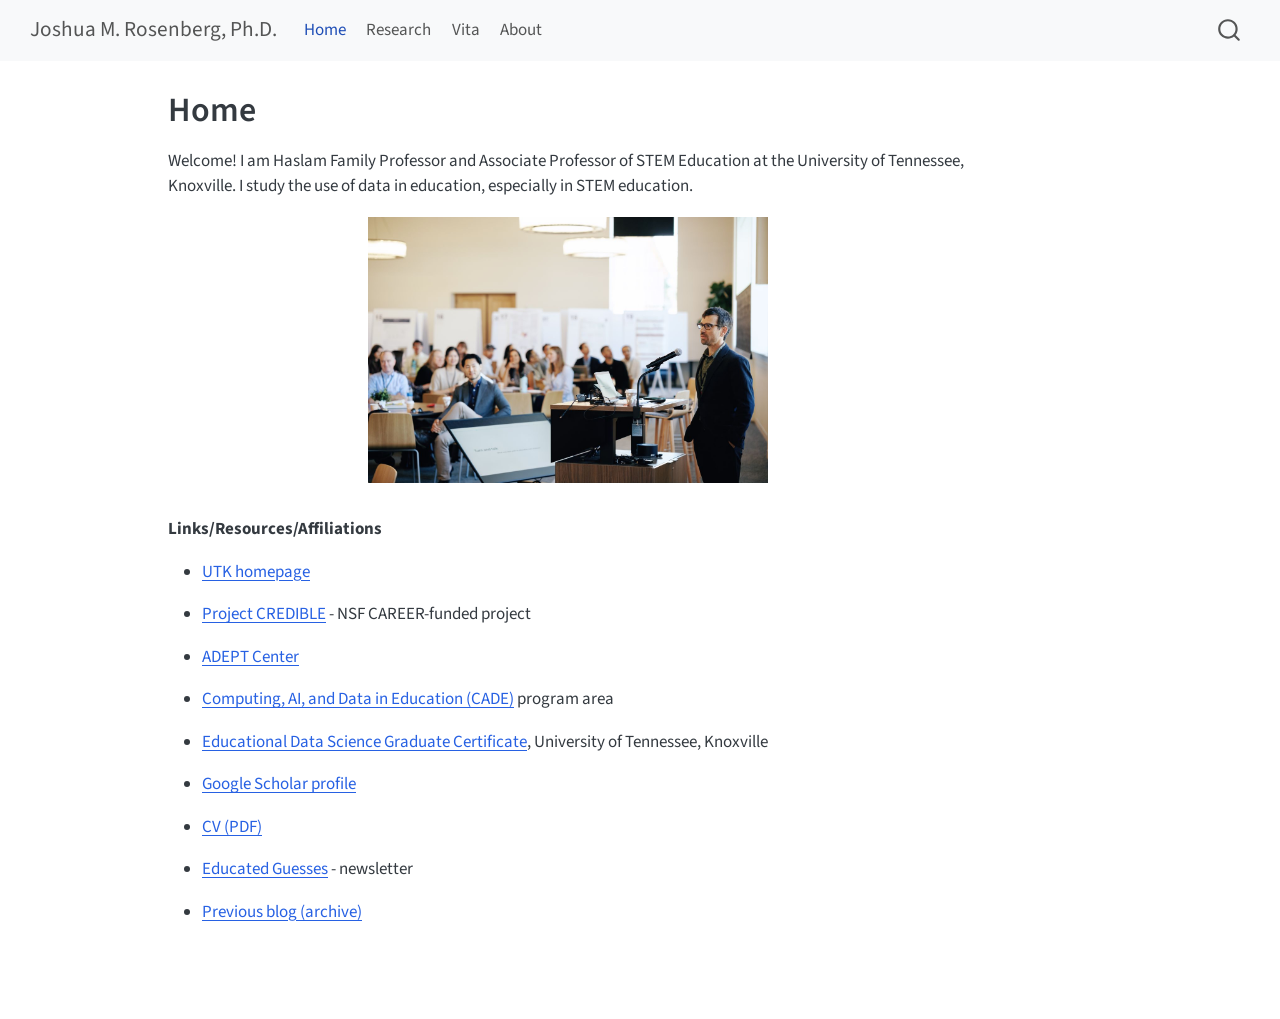
<file: docs/index.html>
<!DOCTYPE html>
<html xmlns="http://www.w3.org/1999/xhtml" lang="en" xml:lang="en"><head>

<meta charset="utf-8">
<meta name="generator" content="quarto-1.11.9">

<meta name="viewport" content="width=device-width, initial-scale=1.0, user-scalable=yes">


<title>Home – Joshua M. Rosenberg, Ph.D.</title>
<style>
/* Default styles provided by pandoc.
** See https://pandoc.org/MANUAL.html#variables-for-html for config info.
*/
span.smallcaps{font-variant: small-caps;}
div.columns{display: flex; gap: 1.5em;}
div.column{flex: auto;}
@media screen {
div.columns{gap: min(4vw, 1.5em);}
div.column{overflow-x: auto;}
}
div.hanging-indent{margin-left: 1.5em; text-indent: -1.5em;}
ul.task-list{list-style: none;}
ul.task-list li input[type="checkbox"] {
  width: 0.8em;
  margin: 0 0.8em 0.2em -1em; /* quarto-specific, see https://github.com/quarto-dev/quarto-cli/issues/4556 */ 
  vertical-align: middle;
}
</style>


<script src="site_libs/quarto-nav/quarto-nav.js"></script>
<script src="site_libs/quarto-nav/headroom.min.js"></script>
<script src="site_libs/clipboard/clipboard.min.js"></script>
<script src="site_libs/quarto-search/autocomplete.umd.js"></script>
<script src="site_libs/quarto-search/fuse.min.js"></script>
<script src="site_libs/quarto-search/quarto-search.js"></script>
<meta name="quarto:offset" content="./">
<script src="site_libs/quarto-html/quarto.js" type="module"></script>
<script src="site_libs/quarto-html/tabsets/tabsets.js" type="module"></script>
<script src="site_libs/quarto-html/scrollable-regions/scrollable-regions.js" type="module"></script>
<script src="site_libs/quarto-html/popper.min.js"></script>
<script src="site_libs/quarto-html/tippy.umd.min.js"></script>
<script src="site_libs/quarto-html/anchor.min.js"></script>
<link href="site_libs/quarto-html/tippy.css" rel="stylesheet">
<link href="site_libs/quarto-html/quarto-syntax-highlighting-63b5708e65d6cd79cd7618c58d0c21e7.css" rel="stylesheet" id="quarto-text-highlighting-styles">
<script src="site_libs/bootstrap/bootstrap.min.js"></script>
<link href="site_libs/bootstrap/bootstrap-icons.css" rel="stylesheet">
<link href="site_libs/bootstrap/bootstrap-d31a0c91b01e363be7b7a36e602e2c70.min.css" rel="stylesheet" append-hash="true" id="quarto-bootstrap" data-mode="light">
<script id="quarto-search-options" type="application/json">{
  "location": "navbar",
  "copy-button": false,
  "collapse-after": 3,
  "panel-placement": "end",
  "type": "overlay",
  "limit": 50,
  "keyboard-shortcut": [
    "f",
    "/",
    "s"
  ],
  "show-item-context": false,
  "language": {
    "search-no-results-text": "No results",
    "search-matching-documents-text": "matching documents",
    "search-copy-link-title": "Copy link to search",
    "search-hide-matches-text": "Hide additional matches",
    "search-more-match-text": "more match in this document",
    "search-more-matches-text": "more matches in this document",
    "search-clear-button-title": "Clear",
    "search-text-placeholder": "",
    "search-detached-cancel-button-title": "Cancel",
    "search-submit-button-title": "Submit",
    "search-label": "Search"
  }
}</script>


<link rel="stylesheet" href="styles.css">
</head>

<body class="nav-fixed quarto-light"><a id="quarto-skip-link" class="visually-hidden-focusable" href="#quarto-document-content">Skip to main content</a>

<div id="quarto-search-results"></div>
  <header id="quarto-header" class="headroom fixed-top">
    <nav class="navbar navbar-expand-lg " data-bs-theme="dark" aria-label="Site">
      <div class="navbar-container container-fluid">
      <div class="navbar-brand-container mx-auto">
    <a class="navbar-brand" href="./index.html">
    <span class="navbar-title">Joshua M. Rosenberg, Ph.D.</span>
    </a>
  </div>
          <button class="navbar-toggler" type="button" data-bs-toggle="collapse" data-bs-target="#navbarCollapse" aria-controls="navbarCollapse" aria-expanded="false" aria-label="Toggle navigation" onclick="if (window.quartoToggleHeadroom) { window.quartoToggleHeadroom(); }">
  <span class="navbar-toggler-icon"></span>
</button>
          <div class="collapse navbar-collapse" id="navbarCollapse">
            <ul class="navbar-nav navbar-nav-scroll me-auto">
  <li class="nav-item">
    <a class="nav-link active" href="./index.html" aria-current="page"> 
<span class="menu-text">Home</span></a>
  </li>  
  <li class="nav-item">
    <a class="nav-link" href="./research.html"> 
<span class="menu-text">Research</span></a>
  </li>  
  <li class="nav-item">
    <a class="nav-link" href="./vita.html"> 
<span class="menu-text">Vita</span></a>
  </li>  
  <li class="nav-item">
    <a class="nav-link" href="./about.html"> 
<span class="menu-text">About</span></a>
  </li>  
</ul>
          </div> <!-- /navcollapse -->
            <div class="quarto-navbar-tools">
</div>
            <div id="quarto-search" class="" title="Search"></div>
      </div> <!-- /container-fluid -->
    </nav>
</header>
<!-- content -->
<div id="quarto-content" class="quarto-container page-columns page-rows-contents page-layout-article page-navbar">
<!-- sidebar -->
<!-- margin-sidebar -->
    <div id="quarto-margin-sidebar" class="sidebar margin-sidebar zindex-bottom">
        
    </div>
<!-- main -->
<main class="content" id="quarto-document-content" tabindex="-1">

<header id="title-block-header" class="quarto-title-block default">
<div class="quarto-title">
<h1 class="title">Home</h1>
</div>



<div class="quarto-title-meta">

    
  
    
  </div>
  


</header>


<p>Welcome! I am Haslam Family Professor and Associate Professor of STEM Education at the University of Tennessee, Knoxville. I study the use of data in education, especially in STEM education.</p>
<div class="quarto-figure quarto-figure-center">
<figure class="figure">
<p><img src="images/seds-keynote.jpeg" class="img-fluid quarto-figure quarto-figure-center figure-img" width="400"></p>
</figure>
</div>
<p><strong>Links/Resources/Affiliations</strong></p>
<ul>
<li><p><a href="https://cehhs.utk.edu/tpte/people/joshua-rosenberg-phd/">UTK homepage</a></p></li>
<li><p><a href="https://projectcredible.com/">Project CREDIBLE</a> - NSF CAREER-funded project</p></li>
<li><p><a href="https://cehhs.utk.edu/tpte/research-and-engaged-scholarship/centers/adept/">ADEPT Center</a></p></li>
<li><p><a href="https://cehhs.utk.edu/tpte/about-tpte/interdisciplinary-learning-and-teaching-ilt-in-early-childhood-design-and-technology-and-stem-unit/computing-ai-and-data-in-education-cade/">Computing, AI, and Data in Education (CADE)</a> program area</p></li>
<li><p><a href="https://volsonline.utk.edu/programs-degrees/educational-data-science-gc/">Educational Data Science Graduate Certificate</a>, University of Tennessee, Knoxville</p></li>
<li><p><a href="https://scholar.google.com/citations?user=nxVowRQAAAAJ&amp;hl=en&amp;oi=ao">Google Scholar profile</a></p></li>
<li><p><a href="https://joshuamrosenberg.com/vita.pdf">CV (PDF)</a></p></li>
<li><p><a href="https://joshuamrosenberg.substack.com/">Educated Guesses</a> - newsletter</p></li>
<li><p><a href="https://jrosen48.github.io/utk-homepage/">Previous blog (archive)</a></p></li>
</ul>



</main> <!-- /main -->
<script id="quarto-html-after-body" type="application/javascript">
  window.document.addEventListener("DOMContentLoaded", function (event) {
    const icon = "";
    const anchorJS = new window.AnchorJS();
    anchorJS.options = {
      placement: 'right',
      icon: icon
    };
    anchorJS.add('.anchored');
    const isCodeAnnotation = (el) => {
      for (const clz of el.classList) {
        if (clz.startsWith('code-annotation-')) {                     
          return true;
        }
      }
      return false;
    }
    const onCopySuccess = function(e) {
      // button target
      const button = e.trigger;
      // don't keep focus
      button.blur();
      // flash "checked"
      button.classList.add('code-copy-button-checked');
      var currentTitle = button.getAttribute("title");
      button.setAttribute("title", "Copied!");
      let tooltip;
      if (window.bootstrap) {
        button.setAttribute("data-bs-toggle", "tooltip");
        button.setAttribute("data-bs-placement", "left");
        button.setAttribute("data-bs-title", "Copied!");
        tooltip = new bootstrap.Tooltip(button, 
          { trigger: "manual", 
            customClass: "code-copy-button-tooltip",
            offset: [0, -8]});
        tooltip.show();    
      }
      setTimeout(function() {
        if (tooltip) {
          tooltip.hide();
          button.removeAttribute("data-bs-title");
          button.removeAttribute("data-bs-toggle");
          button.removeAttribute("data-bs-placement");
        }
        button.setAttribute("title", currentTitle);
        button.classList.remove('code-copy-button-checked');
      }, 1000);
      // clear code selection
      e.clearSelection();
    }
    const getTextToCopy = function(trigger) {
      const outerScaffold = trigger.parentElement.cloneNode(true);
      const codeEl = outerScaffold.querySelector('code');
      for (const childEl of codeEl.children) {
        if (isCodeAnnotation(childEl)) {
          childEl.remove();
        }
      }
      return codeEl.innerText;
    }
    const clipboard = new window.ClipboardJS('.code-copy-button:not([data-in-quarto-modal])', {
      text: getTextToCopy
    });
    clipboard.on('success', onCopySuccess);
    if (window.document.getElementById('quarto-embedded-source-code-modal')) {
      const clipboardModal = new window.ClipboardJS('.code-copy-button[data-in-quarto-modal]', {
        text: getTextToCopy,
        container: window.document.getElementById('quarto-embedded-source-code-modal')
      });
      clipboardModal.on('success', onCopySuccess);
    }
      var localhostRegex = new RegExp(/^(?:http|https):\/\/localhost\:?[0-9]*\//);
      var mailtoRegex = new RegExp(/^mailto:/);
        var filterRegex = new RegExp('/' + window.location.host + '/');
      var isInternal = (href) => {
          return filterRegex.test(href) || localhostRegex.test(href) || mailtoRegex.test(href);
      }
      // Inspect non-navigation links and adorn them if external
      window.quartoDecorateExternalLinks = function (root) {
     var links = (root || window.document).querySelectorAll('a[href]:not(.nav-link):not(.navbar-brand):not(.toc-action):not(.sidebar-link):not(.sidebar-item-toggle):not(.pagination-link):not(.no-external):not([aria-hidden]):not(.dropdown-item):not(.quarto-navigation-tool):not(.about-link)');
      for (var i=0; i<links.length; i++) {
        const link = links[i];
        if (!isInternal(link.href)) {
          // undo the damage that might have been done by quarto-nav.js in the case of
          // links that we want to consider external
          if (link.dataset.originalHref !== undefined) {
            link.href = link.dataset.originalHref;
          }
          if (!link.classList.contains('no-external-icon')) {
          }
        }
      }
      };
      window.quartoDecorateExternalLinks(window.document);
    // Esc closes the popup (WCAG 1.4.13) and focus leaving both trigger and
    // popup closes it (WCAG 2.4.11); tippy handles neither for interactive popups.
    const hideOnEscAndFocusOut = {
      name: 'hideOnEscAndFocusOut',
      defaultValue: true,
      fn(instance) {
        const dismiss = () => {
          // A show scheduled by the trigger delay would otherwise reopen it
          instance.clearDelayTimeouts();
          instance.hide();
        };
        const onKeyDown = (event) => {
          if (event.key !== 'Escape') {
            return;
          }
          // Keep Esc from also reaching page handlers (e.g. reveal.js overview),
          // except an open reveal.js slide menu, which Esc should close too.
          // The menu handles keys only when its keyboard option is on.
          const menuHandlesEsc = window.Reveal?.getPlugin?.('menu')?.isOpen() &&
            window.Reveal.getConfig().menu?.keyboard !== false;
          if (!menuHandlesEsc) {
            event.stopPropagation();
          }
          if (instance.popper.contains(window.document.activeElement)) {
            // Disabled while refocusing so the focus trigger does not reopen it
            instance.disable();
            instance.reference.focus();
            instance.enable();
          }
          dismiss();
        };
        const onFocusOut = (event) => {
          const target = event.relatedTarget;
          if (target && !instance.reference.contains(target) &&
              !instance.popper.contains(target)) {
            dismiss();
          }
        };
        // On the trigger too: a click trigger (code-annotations: select) has no
        // blur handling. Attached for the instance's lifetime so leaving the
        // trigger also cancels a show still pending on the trigger delay.
        instance.reference.addEventListener('focusout', onFocusOut);
        return {
          onShow() {
            window.document.addEventListener('keydown', onKeyDown, true);
            instance.popper.addEventListener('focusout', onFocusOut);
          },
          onHide() {
            window.document.removeEventListener('keydown', onKeyDown, true);
            instance.popper.removeEventListener('focusout', onFocusOut);
          },
          onDestroy() {
            instance.reference.removeEventListener('focusout', onFocusOut);
          },
        };
      },
    };
    function tippyHover(el, contentFn, onTriggerFn, onUntriggerFn) {
      const config = {
        allowHTML: true,
        maxWidth: 500,
        delay: 100,
        arrow: false,
        appendTo: function(el) {
            return el.parentElement;
        },
        interactive: true,
        interactiveBorder: 10,
        theme: 'quarto',
        placement: 'bottom-start',
        plugins: [hideOnEscAndFocusOut],
      };
      if (contentFn) {
        config.content = contentFn;
      }
      if (onTriggerFn) {
        config.onTrigger = onTriggerFn;
      }
      if (onUntriggerFn) {
        config.onUntrigger = onUntriggerFn;
      }
      window.tippy(el, config); 
    }
    const noterefs = window.document.querySelectorAll('a[role="doc-noteref"]');
    for (var i=0; i<noterefs.length; i++) {
      const ref = noterefs[i];
      tippyHover(ref, function() {
        // use id or data attribute instead here
        let href = ref.getAttribute('data-footnote-href') || ref.getAttribute('href');
        try { href = new URL(href).hash; } catch {}
        const id = href.replace(/^#\/?/, "");
        const note = window.document.getElementById(id);
        if (note) {
          return note.innerHTML;
        } else {
          return "";
        }
      });
    }
    const xrefs = window.document.querySelectorAll('a.quarto-xref');
    const processXRef = (id, note) => {
      // Strip column container classes
      const stripColumnClz = (el) => {
        el.classList.remove("page-full", "page-columns");
        if (el.children) {
          for (const child of el.children) {
            stripColumnClz(child);
          }
        }
      }
      stripColumnClz(note)
      if (id === null || id.startsWith('sec-')) {
        // Special case sections, only their first couple elements
        const container = document.createElement("div");
        if (note.children && note.children.length > 2) {
          container.appendChild(note.children[0].cloneNode(true));
          for (let i = 1; i < note.children.length; i++) {
            const child = note.children[i];
            if (child.tagName === "P" && child.innerText === "") {
              continue;
            } else {
              container.appendChild(child.cloneNode(true));
              break;
            }
          }
          if (window.Quarto?.typesetMath) {
            window.Quarto.typesetMath(container);
          }
          return container.innerHTML
        } else {
          if (window.Quarto?.typesetMath) {
            window.Quarto.typesetMath(note);
          }
          return note.innerHTML;
        }
      } else {
        // Remove any anchor links if they are present
        const anchorLink = note.querySelector('a.anchorjs-link');
        if (anchorLink) {
          anchorLink.remove();
        }
        if (window.Quarto?.typesetMath) {
          window.Quarto.typesetMath(note);
        }
        if (note.classList.contains("callout")) {
          return note.outerHTML;
        } else {
          return note.innerHTML;
        }
      }
    }
    for (var i=0; i<xrefs.length; i++) {
      const xref = xrefs[i];
      tippyHover(xref, undefined, function(instance) {
        instance.disable();
        let url = xref.getAttribute('href');
        let hash = undefined; 
        if (url.startsWith('#')) {
          hash = url;
        } else {
          try { hash = new URL(url).hash; } catch {}
        }
        if (hash) {
          const id = hash.replace(/^#\/?/, "");
          const note = window.document.getElementById(id);
          if (note !== null) {
            try {
              const html = processXRef(id, note.cloneNode(true));
              instance.setContent(html);
            } finally {
              instance.enable();
              instance.show();
            }
          } else {
            // See if we can fetch this
            fetch(url.split('#')[0])
            .then(res => res.text())
            .then(html => {
              const parser = new DOMParser();
              const htmlDoc = parser.parseFromString(html, "text/html");
              const note = htmlDoc.getElementById(id);
              if (note !== null) {
                const html = processXRef(id, note);
                instance.setContent(html);
              } 
            }).finally(() => {
              instance.enable();
              instance.show();
            });
          }
        } else {
          // See if we can fetch a full url (with no hash to target)
          // This is a special case and we should probably do some content thinning / targeting
          fetch(url)
          .then(res => res.text())
          .then(html => {
            const parser = new DOMParser();
            const htmlDoc = parser.parseFromString(html, "text/html");
            const note = htmlDoc.querySelector('main.content');
            if (note !== null) {
              // This should only happen for chapter cross references
              // (since there is no id in the URL)
              // remove the first header
              if (note.children.length > 0 && note.children[0].tagName === "HEADER") {
                note.children[0].remove();
              }
              const html = processXRef(null, note);
              instance.setContent(html);
            } 
          }).finally(() => {
            instance.enable();
            instance.show();
          });
        }
      }, function(instance) {
      });
    }
        let selectedAnnoteEl;
        const selectorForAnnotation = ( cell, annotation) => {
          let cellAttr = 'data-code-cell="' + cell + '"';
          let lineAttr = 'data-code-annotation="' +  annotation + '"';
          const selector = 'span[' + cellAttr + '][' + lineAttr + ']';
          return selector;
        }
        const selectCodeLines = (annoteEl) => {
          const doc = window.document;
          const targetCell = annoteEl.getAttribute("data-target-cell");
          const targetAnnotation = annoteEl.getAttribute("data-target-annotation");
          const annoteSpan = window.document.querySelector(selectorForAnnotation(targetCell, targetAnnotation));
          const lines = annoteSpan.getAttribute("data-code-lines").split(",");
          const lineIds = lines.map((line) => {
            return targetCell + "-" + line;
          })
          // Each band is positioned against its own containing block, which is
          // not the offsetParent of the lines, so place it from client rects.
          const placeBand = (band, firstEl, lastEl, codeBlock) => {
            const container = band.offsetParent;
            if (container === null) {
              return;
            }
            const containerRect = container.getBoundingClientRect();
            // Reveal.js scales slides with a transform, so convert client
            // pixels back to the CSS pixels of the container.
            const scale = containerRect.height / container.offsetHeight || 1;
            const firstRect = firstEl.getBoundingClientRect();
            const lastRect = lastEl.getBoundingClientRect();
            const top = (firstRect.top - containerRect.top) / scale - container.clientTop + container.scrollTop;
            const height = (lastRect.bottom - firstRect.top) / scale;
            band.style.top = top - 2 + "px";
            band.style.height = height + 4 + "px";
            if (codeBlock) {
              // Without the copy button wrapper, the containing block is wider
              // than the code block, so span the code block explicitly.
              const blockRect = codeBlock.getBoundingClientRect();
              band.style.left = (blockRect.left - containerRect.left) / scale - container.clientLeft + container.scrollLeft + "px";
              band.style.width = blockRect.width / scale + "px";
            }
          };
          if (lineIds.length > 0) {
            const el = window.document.getElementById(lineIds[0]);
            const lastEl = window.document.getElementById(lineIds[lineIds.length - 1]);
            const parent = el.parentElement.parentElement;
            // cook up a div (if necessary) and position it
            let div = window.document.getElementById("code-annotation-line-highlight");
            if (div === null) {
              div = window.document.createElement("div");
              div.setAttribute("id", "code-annotation-line-highlight");
              div.style.position = 'absolute';
              parent.appendChild(div);
            }
            placeBand(div, el, lastEl, parent.closest("div.sourceCode") || parent);
            let gutterDiv = window.document.getElementById("code-annotation-line-highlight-gutter");
            if (gutterDiv === null) {
              gutterDiv = window.document.createElement("div");
              gutterDiv.setAttribute("id", "code-annotation-line-highlight-gutter");
              gutterDiv.style.position = 'absolute';
              const codeCell = window.document.getElementById(targetCell);
              const gutter = codeCell.querySelector('.code-annotation-gutter');
              gutter.appendChild(gutterDiv);
            }
            placeBand(gutterDiv, el, lastEl);
            selectedAnnoteEl = annoteEl;
          }
        };
        const unselectCodeLines = () => {
          const elementsIds = ["code-annotation-line-highlight", "code-annotation-line-highlight-gutter"];
          elementsIds.forEach((elId) => {
            const div = window.document.getElementById(elId);
            if (div) {
              div.remove();
            }
          });
          selectedAnnoteEl = undefined;
        };
          // Handle positioning of the toggle
      window.addEventListener(
        "resize",
        throttle(() => {
          elRect = undefined;
          if (selectedAnnoteEl) {
            selectCodeLines(selectedAnnoteEl);
          }
        }, 10)
      );
      function throttle(fn, ms) {
      let throttle = false;
      let timer;
        return (...args) => {
          if(!throttle) { // first call gets through
              fn.apply(this, args);
              throttle = true;
          } else { // all the others get throttled
              if(timer) clearTimeout(timer); // cancel #2
              timer = setTimeout(() => {
                fn.apply(this, args);
                timer = throttle = false;
              }, ms);
          }
        };
      }
        // Attach click handler to the DT
        const annoteDls = window.document.querySelectorAll('dt[data-target-cell]');
        for (const annoteDlNode of annoteDls) {
          annoteDlNode.addEventListener('click', (event) => {
            const clickedEl = event.target;
            if (clickedEl !== selectedAnnoteEl) {
              unselectCodeLines();
              const activeEl = window.document.querySelector('dt[data-target-cell].code-annotation-active');
              if (activeEl) {
                activeEl.classList.remove('code-annotation-active');
              }
              selectCodeLines(clickedEl);
              clickedEl.classList.add('code-annotation-active');
            } else {
              // Unselect the line
              unselectCodeLines();
              clickedEl.classList.remove('code-annotation-active');
            }
          });
        }
    const findCites = (el) => {
      const parentEl = el.parentElement;
      if (parentEl) {
        const cites = parentEl.dataset.cites;
        if (cites) {
          return {
            el,
            cites: cites.split(' ')
          };
        } else {
          return findCites(el.parentElement)
        }
      } else {
        return undefined;
      }
    };
    var bibliorefs = window.document.querySelectorAll('a[role="doc-biblioref"]');
    for (var i=0; i<bibliorefs.length; i++) {
      const ref = bibliorefs[i];
      const citeInfo = findCites(ref);
      if (citeInfo) {
        tippyHover(citeInfo.el, function() {
          var popup = window.document.createElement('div');
          citeInfo.cites.forEach(function(cite) {
            var citeDiv = window.document.createElement('div');
            citeDiv.classList.add('hanging-indent');
            citeDiv.classList.add('csl-entry');
            var biblioDiv = window.document.getElementById('ref-' + cite);
            if (biblioDiv) {
              citeDiv.innerHTML = biblioDiv.innerHTML;
            }
            popup.appendChild(citeDiv);
          });
          return popup.innerHTML;
        });
      }
    }
  });
  </script>
  <script type="application/javascript">
  window.quartoScrollableRegionsLabels = {"code":"Scrollable code","output":"Scrollable output"};
  </script>
</div> <!-- /content -->




</body></html>
</file>
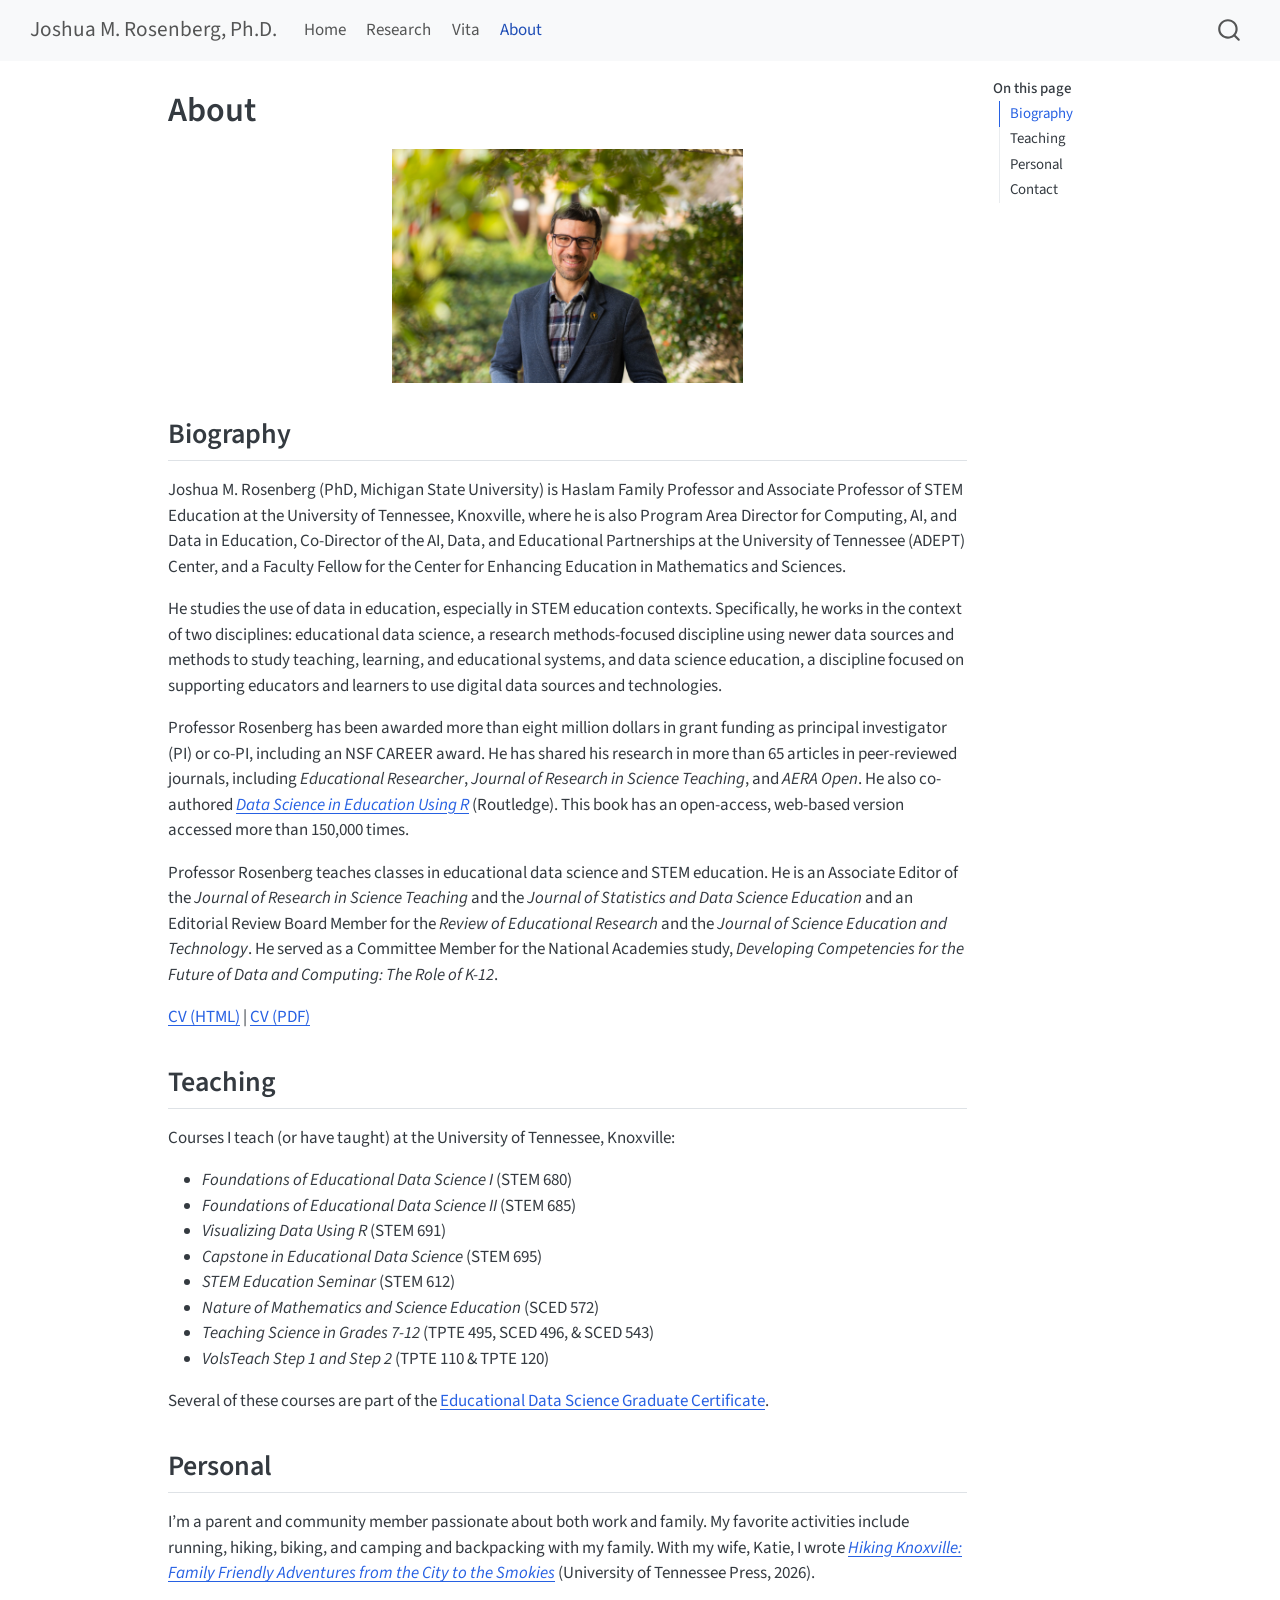
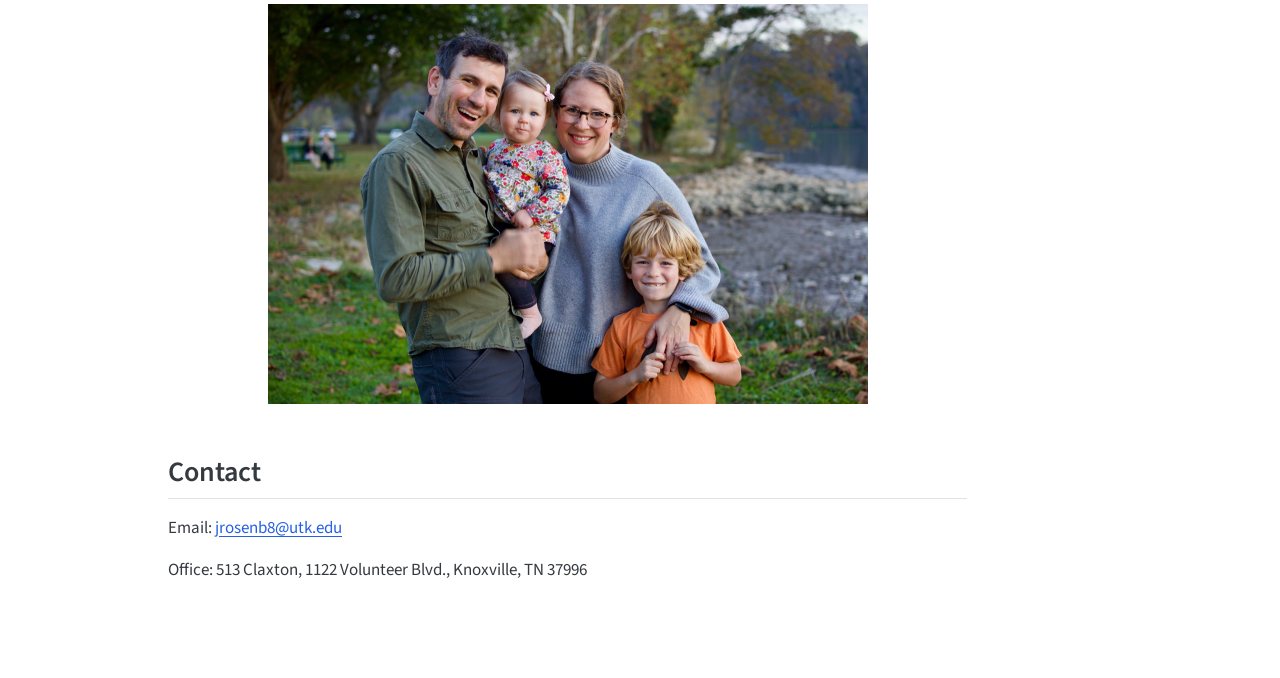
<file: docs/about.html>
<!DOCTYPE html>
<html xmlns="http://www.w3.org/1999/xhtml" lang="en" xml:lang="en"><head>

<meta charset="utf-8">
<meta name="generator" content="quarto-1.11.9">

<meta name="viewport" content="width=device-width, initial-scale=1.0, user-scalable=yes">


<title>About – Joshua M. Rosenberg, Ph.D.</title>
<style>
/* Default styles provided by pandoc.
** See https://pandoc.org/MANUAL.html#variables-for-html for config info.
*/
span.smallcaps{font-variant: small-caps;}
div.columns{display: flex; gap: 1.5em;}
div.column{flex: auto;}
@media screen {
div.columns{gap: min(4vw, 1.5em);}
div.column{overflow-x: auto;}
}
div.hanging-indent{margin-left: 1.5em; text-indent: -1.5em;}
ul.task-list{list-style: none;}
ul.task-list li input[type="checkbox"] {
  width: 0.8em;
  margin: 0 0.8em 0.2em -1em; /* quarto-specific, see https://github.com/quarto-dev/quarto-cli/issues/4556 */ 
  vertical-align: middle;
}
</style>


<script src="site_libs/quarto-nav/quarto-nav.js"></script>
<script src="site_libs/quarto-nav/headroom.min.js"></script>
<script src="site_libs/clipboard/clipboard.min.js"></script>
<script src="site_libs/quarto-search/autocomplete.umd.js"></script>
<script src="site_libs/quarto-search/fuse.min.js"></script>
<script src="site_libs/quarto-search/quarto-search.js"></script>
<meta name="quarto:offset" content="./">
<script src="site_libs/quarto-html/quarto.js" type="module"></script>
<script src="site_libs/quarto-html/tabsets/tabsets.js" type="module"></script>
<script src="site_libs/quarto-html/scrollable-regions/scrollable-regions.js" type="module"></script>
<script src="site_libs/quarto-html/popper.min.js"></script>
<script src="site_libs/quarto-html/tippy.umd.min.js"></script>
<script src="site_libs/quarto-html/anchor.min.js"></script>
<link href="site_libs/quarto-html/tippy.css" rel="stylesheet">
<link href="site_libs/quarto-html/quarto-syntax-highlighting-63b5708e65d6cd79cd7618c58d0c21e7.css" rel="stylesheet" id="quarto-text-highlighting-styles">
<script src="site_libs/bootstrap/bootstrap.min.js"></script>
<link href="site_libs/bootstrap/bootstrap-icons.css" rel="stylesheet">
<link href="site_libs/bootstrap/bootstrap-d31a0c91b01e363be7b7a36e602e2c70.min.css" rel="stylesheet" append-hash="true" id="quarto-bootstrap" data-mode="light">
<script id="quarto-search-options" type="application/json">{
  "location": "navbar",
  "copy-button": false,
  "collapse-after": 3,
  "panel-placement": "end",
  "type": "overlay",
  "limit": 50,
  "keyboard-shortcut": [
    "f",
    "/",
    "s"
  ],
  "show-item-context": false,
  "language": {
    "search-no-results-text": "No results",
    "search-matching-documents-text": "matching documents",
    "search-copy-link-title": "Copy link to search",
    "search-hide-matches-text": "Hide additional matches",
    "search-more-match-text": "more match in this document",
    "search-more-matches-text": "more matches in this document",
    "search-clear-button-title": "Clear",
    "search-text-placeholder": "",
    "search-detached-cancel-button-title": "Cancel",
    "search-submit-button-title": "Submit",
    "search-label": "Search"
  }
}</script>


<link rel="stylesheet" href="styles.css">
</head>

<body class="nav-fixed quarto-light"><a id="quarto-skip-link" class="visually-hidden-focusable" href="#quarto-document-content">Skip to main content</a>

<div id="quarto-search-results"></div>
  <header id="quarto-header" class="headroom fixed-top">
    <nav class="navbar navbar-expand-lg " data-bs-theme="dark" aria-label="Site">
      <div class="navbar-container container-fluid">
      <div class="navbar-brand-container mx-auto">
    <a class="navbar-brand" href="./index.html">
    <span class="navbar-title">Joshua M. Rosenberg, Ph.D.</span>
    </a>
  </div>
          <button class="navbar-toggler" type="button" data-bs-toggle="collapse" data-bs-target="#navbarCollapse" aria-controls="navbarCollapse" aria-expanded="false" aria-label="Toggle navigation" onclick="if (window.quartoToggleHeadroom) { window.quartoToggleHeadroom(); }">
  <span class="navbar-toggler-icon"></span>
</button>
          <div class="collapse navbar-collapse" id="navbarCollapse">
            <ul class="navbar-nav navbar-nav-scroll me-auto">
  <li class="nav-item">
    <a class="nav-link" href="./index.html"> 
<span class="menu-text">Home</span></a>
  </li>  
  <li class="nav-item">
    <a class="nav-link" href="./research.html"> 
<span class="menu-text">Research</span></a>
  </li>  
  <li class="nav-item">
    <a class="nav-link" href="./vita.html"> 
<span class="menu-text">Vita</span></a>
  </li>  
  <li class="nav-item">
    <a class="nav-link active" href="./about.html" aria-current="page"> 
<span class="menu-text">About</span></a>
  </li>  
</ul>
          </div> <!-- /navcollapse -->
            <div class="quarto-navbar-tools">
</div>
            <div id="quarto-search" class="" title="Search"></div>
      </div> <!-- /container-fluid -->
    </nav>
</header>
<!-- content -->
<div id="quarto-content" class="quarto-container page-columns page-rows-contents page-layout-article page-navbar">
<!-- sidebar -->
<!-- margin-sidebar -->
    <div id="quarto-margin-sidebar" class="sidebar margin-sidebar">
        <nav id="TOC" role="doc-toc" aria-labelledby="toc-title" class="toc-active">
    <h2 id="toc-title">On this page</h2>
   
  <ul>
  <li><a href="#biography" id="toc-biography" class="nav-link active" data-scroll-target="#biography">Biography</a></li>
  <li><a href="#teaching" id="toc-teaching" class="nav-link" data-scroll-target="#teaching">Teaching</a></li>
  <li><a href="#personal" id="toc-personal" class="nav-link" data-scroll-target="#personal">Personal</a></li>
  <li><a href="#contact" id="toc-contact" class="nav-link" data-scroll-target="#contact">Contact</a></li>
  </ul>
</nav>
    </div>
<!-- main -->
<main class="content" id="quarto-document-content" tabindex="-1">

<header id="title-block-header" class="quarto-title-block default">
<div class="quarto-title">
<h1 class="title">About</h1>
</div>



<div class="quarto-title-meta">

    
  
    
  </div>
  


</header>


<div class="quarto-figure quarto-figure-center">
<figure class="figure">
<p><img src="images/20251217_Josh_Rosenberg_SB_025.jpg" class="img-fluid quarto-figure quarto-figure-center figure-img" style="width:44.0%" alt="Portrait of Joshua Rosenberg"></p>
</figure>
</div>
<section id="biography" class="level2">
<h2 class="anchored" data-anchor-id="biography">Biography</h2>
<p>Joshua M. Rosenberg (PhD, Michigan State University) is Haslam Family Professor and Associate Professor of STEM Education at the University of Tennessee, Knoxville, where he is also Program Area Director for Computing, AI, and Data in Education, Co-Director of the AI, Data, and Educational Partnerships at the University of Tennessee (ADEPT) Center, and a Faculty Fellow for the Center for Enhancing Education in Mathematics and Sciences.</p>
<p>He studies the use of data in education, especially in STEM education contexts. Specifically, he works in the context of two disciplines: educational data science, a research methods-focused discipline using newer data sources and methods to study teaching, learning, and educational systems, and data science education, a discipline focused on supporting educators and learners to use digital data sources and technologies.</p>
<p>Professor Rosenberg has been awarded more than eight million dollars in grant funding as principal investigator (PI) or co-PI, including an NSF CAREER award. He has shared his research in more than 65 articles in peer-reviewed journals, including <em>Educational Researcher</em>, <em>Journal of Research in Science Teaching</em>, and <em>AERA Open</em>. He also co-authored <a href="https://datascienceineducation.com/"><em>Data Science in Education Using R</em></a> (Routledge). This book has an open-access, web-based version accessed more than 150,000 times.</p>
<p>Professor Rosenberg teaches classes in educational data science and STEM education. He is an Associate Editor of the <em>Journal of Research in Science Teaching</em> and the <em>Journal of Statistics and Data Science Education</em> and an Editorial Review Board Member for the <em>Review of Educational Research</em> and the <em>Journal of Science Education and Technology</em>. He served as a Committee Member for the National Academies study, <em>Developing Competencies for the Future of Data and Computing: The Role of K-12</em>.</p>
<p><a href="vita.html">CV (HTML)</a> | <a href="https://joshuamrosenberg.com/vita.pdf">CV (PDF)</a></p>
</section>
<section id="teaching" class="level2">
<h2 class="anchored" data-anchor-id="teaching">Teaching</h2>
<p>Courses I teach (or have taught) at the University of Tennessee, Knoxville:</p>
<ul>
<li><em>Foundations of Educational Data Science I</em> (STEM 680)</li>
<li><em>Foundations of Educational Data Science II</em> (STEM 685)</li>
<li><em>Visualizing Data Using R</em> (STEM 691)</li>
<li><em>Capstone in Educational Data Science</em> (STEM 695)</li>
<li><em>STEM Education Seminar</em> (STEM 612)</li>
<li><em>Nature of Mathematics and Science Education</em> (SCED 572)</li>
<li><em>Teaching Science in Grades 7-12</em> (TPTE 495, SCED 496, &amp; SCED 543)</li>
<li><em>VolsTeach Step 1 and Step 2</em> (TPTE 110 &amp; TPTE 120)</li>
</ul>
<p>Several of these courses are part of the <a href="https://volsonline.utk.edu/programs-degrees/educational-data-science-gc/">Educational Data Science Graduate Certificate</a>.</p>
</section>
<section id="personal" class="level2">
<h2 class="anchored" data-anchor-id="personal">Personal</h2>
<p>I’m a parent and community member passionate about both work and family. My favorite activities include running, hiking, biking, and camping and backpacking with my family. With my wife, Katie, I wrote <a href="https://familyhikesaroundknox.com/"><em>Hiking Knoxville: Family Friendly Adventures from the City to the Smokies</em></a> (University of Tennessee Press, 2026).</p>
<div class="quarto-figure quarto-figure-center">
<figure class="figure">
<p><img src="images/IMG_7163.jpeg" class="img-fluid quarto-figure quarto-figure-center figure-img" alt="Josh Rosenberg" width="600"></p>
</figure>
</div>
</section>
<section id="contact" class="level2">
<h2 class="anchored" data-anchor-id="contact">Contact</h2>
<p>Email: <a href="mailto:jrosenb8@utk.edu">jrosenb8@utk.edu</a></p>
<p>Office: 513 Claxton, 1122 Volunteer Blvd., Knoxville, TN 37996</p>


</section>

</main> <!-- /main -->
<script id="quarto-html-after-body" type="application/javascript">
  window.document.addEventListener("DOMContentLoaded", function (event) {
    const icon = "";
    const anchorJS = new window.AnchorJS();
    anchorJS.options = {
      placement: 'right',
      icon: icon
    };
    anchorJS.add('.anchored');
    const isCodeAnnotation = (el) => {
      for (const clz of el.classList) {
        if (clz.startsWith('code-annotation-')) {                     
          return true;
        }
      }
      return false;
    }
    const onCopySuccess = function(e) {
      // button target
      const button = e.trigger;
      // don't keep focus
      button.blur();
      // flash "checked"
      button.classList.add('code-copy-button-checked');
      var currentTitle = button.getAttribute("title");
      button.setAttribute("title", "Copied!");
      let tooltip;
      if (window.bootstrap) {
        button.setAttribute("data-bs-toggle", "tooltip");
        button.setAttribute("data-bs-placement", "left");
        button.setAttribute("data-bs-title", "Copied!");
        tooltip = new bootstrap.Tooltip(button, 
          { trigger: "manual", 
            customClass: "code-copy-button-tooltip",
            offset: [0, -8]});
        tooltip.show();    
      }
      setTimeout(function() {
        if (tooltip) {
          tooltip.hide();
          button.removeAttribute("data-bs-title");
          button.removeAttribute("data-bs-toggle");
          button.removeAttribute("data-bs-placement");
        }
        button.setAttribute("title", currentTitle);
        button.classList.remove('code-copy-button-checked');
      }, 1000);
      // clear code selection
      e.clearSelection();
    }
    const getTextToCopy = function(trigger) {
      const outerScaffold = trigger.parentElement.cloneNode(true);
      const codeEl = outerScaffold.querySelector('code');
      for (const childEl of codeEl.children) {
        if (isCodeAnnotation(childEl)) {
          childEl.remove();
        }
      }
      return codeEl.innerText;
    }
    const clipboard = new window.ClipboardJS('.code-copy-button:not([data-in-quarto-modal])', {
      text: getTextToCopy
    });
    clipboard.on('success', onCopySuccess);
    if (window.document.getElementById('quarto-embedded-source-code-modal')) {
      const clipboardModal = new window.ClipboardJS('.code-copy-button[data-in-quarto-modal]', {
        text: getTextToCopy,
        container: window.document.getElementById('quarto-embedded-source-code-modal')
      });
      clipboardModal.on('success', onCopySuccess);
    }
      var localhostRegex = new RegExp(/^(?:http|https):\/\/localhost\:?[0-9]*\//);
      var mailtoRegex = new RegExp(/^mailto:/);
        var filterRegex = new RegExp('/' + window.location.host + '/');
      var isInternal = (href) => {
          return filterRegex.test(href) || localhostRegex.test(href) || mailtoRegex.test(href);
      }
      // Inspect non-navigation links and adorn them if external
      window.quartoDecorateExternalLinks = function (root) {
     var links = (root || window.document).querySelectorAll('a[href]:not(.nav-link):not(.navbar-brand):not(.toc-action):not(.sidebar-link):not(.sidebar-item-toggle):not(.pagination-link):not(.no-external):not([aria-hidden]):not(.dropdown-item):not(.quarto-navigation-tool):not(.about-link)');
      for (var i=0; i<links.length; i++) {
        const link = links[i];
        if (!isInternal(link.href)) {
          // undo the damage that might have been done by quarto-nav.js in the case of
          // links that we want to consider external
          if (link.dataset.originalHref !== undefined) {
            link.href = link.dataset.originalHref;
          }
          if (!link.classList.contains('no-external-icon')) {
          }
        }
      }
      };
      window.quartoDecorateExternalLinks(window.document);
    // Esc closes the popup (WCAG 1.4.13) and focus leaving both trigger and
    // popup closes it (WCAG 2.4.11); tippy handles neither for interactive popups.
    const hideOnEscAndFocusOut = {
      name: 'hideOnEscAndFocusOut',
      defaultValue: true,
      fn(instance) {
        const dismiss = () => {
          // A show scheduled by the trigger delay would otherwise reopen it
          instance.clearDelayTimeouts();
          instance.hide();
        };
        const onKeyDown = (event) => {
          if (event.key !== 'Escape') {
            return;
          }
          // Keep Esc from also reaching page handlers (e.g. reveal.js overview),
          // except an open reveal.js slide menu, which Esc should close too.
          // The menu handles keys only when its keyboard option is on.
          const menuHandlesEsc = window.Reveal?.getPlugin?.('menu')?.isOpen() &&
            window.Reveal.getConfig().menu?.keyboard !== false;
          if (!menuHandlesEsc) {
            event.stopPropagation();
          }
          if (instance.popper.contains(window.document.activeElement)) {
            // Disabled while refocusing so the focus trigger does not reopen it
            instance.disable();
            instance.reference.focus();
            instance.enable();
          }
          dismiss();
        };
        const onFocusOut = (event) => {
          const target = event.relatedTarget;
          if (target && !instance.reference.contains(target) &&
              !instance.popper.contains(target)) {
            dismiss();
          }
        };
        // On the trigger too: a click trigger (code-annotations: select) has no
        // blur handling. Attached for the instance's lifetime so leaving the
        // trigger also cancels a show still pending on the trigger delay.
        instance.reference.addEventListener('focusout', onFocusOut);
        return {
          onShow() {
            window.document.addEventListener('keydown', onKeyDown, true);
            instance.popper.addEventListener('focusout', onFocusOut);
          },
          onHide() {
            window.document.removeEventListener('keydown', onKeyDown, true);
            instance.popper.removeEventListener('focusout', onFocusOut);
          },
          onDestroy() {
            instance.reference.removeEventListener('focusout', onFocusOut);
          },
        };
      },
    };
    function tippyHover(el, contentFn, onTriggerFn, onUntriggerFn) {
      const config = {
        allowHTML: true,
        maxWidth: 500,
        delay: 100,
        arrow: false,
        appendTo: function(el) {
            return el.parentElement;
        },
        interactive: true,
        interactiveBorder: 10,
        theme: 'quarto',
        placement: 'bottom-start',
        plugins: [hideOnEscAndFocusOut],
      };
      if (contentFn) {
        config.content = contentFn;
      }
      if (onTriggerFn) {
        config.onTrigger = onTriggerFn;
      }
      if (onUntriggerFn) {
        config.onUntrigger = onUntriggerFn;
      }
      window.tippy(el, config); 
    }
    const noterefs = window.document.querySelectorAll('a[role="doc-noteref"]');
    for (var i=0; i<noterefs.length; i++) {
      const ref = noterefs[i];
      tippyHover(ref, function() {
        // use id or data attribute instead here
        let href = ref.getAttribute('data-footnote-href') || ref.getAttribute('href');
        try { href = new URL(href).hash; } catch {}
        const id = href.replace(/^#\/?/, "");
        const note = window.document.getElementById(id);
        if (note) {
          return note.innerHTML;
        } else {
          return "";
        }
      });
    }
    const xrefs = window.document.querySelectorAll('a.quarto-xref');
    const processXRef = (id, note) => {
      // Strip column container classes
      const stripColumnClz = (el) => {
        el.classList.remove("page-full", "page-columns");
        if (el.children) {
          for (const child of el.children) {
            stripColumnClz(child);
          }
        }
      }
      stripColumnClz(note)
      if (id === null || id.startsWith('sec-')) {
        // Special case sections, only their first couple elements
        const container = document.createElement("div");
        if (note.children && note.children.length > 2) {
          container.appendChild(note.children[0].cloneNode(true));
          for (let i = 1; i < note.children.length; i++) {
            const child = note.children[i];
            if (child.tagName === "P" && child.innerText === "") {
              continue;
            } else {
              container.appendChild(child.cloneNode(true));
              break;
            }
          }
          if (window.Quarto?.typesetMath) {
            window.Quarto.typesetMath(container);
          }
          return container.innerHTML
        } else {
          if (window.Quarto?.typesetMath) {
            window.Quarto.typesetMath(note);
          }
          return note.innerHTML;
        }
      } else {
        // Remove any anchor links if they are present
        const anchorLink = note.querySelector('a.anchorjs-link');
        if (anchorLink) {
          anchorLink.remove();
        }
        if (window.Quarto?.typesetMath) {
          window.Quarto.typesetMath(note);
        }
        if (note.classList.contains("callout")) {
          return note.outerHTML;
        } else {
          return note.innerHTML;
        }
      }
    }
    for (var i=0; i<xrefs.length; i++) {
      const xref = xrefs[i];
      tippyHover(xref, undefined, function(instance) {
        instance.disable();
        let url = xref.getAttribute('href');
        let hash = undefined; 
        if (url.startsWith('#')) {
          hash = url;
        } else {
          try { hash = new URL(url).hash; } catch {}
        }
        if (hash) {
          const id = hash.replace(/^#\/?/, "");
          const note = window.document.getElementById(id);
          if (note !== null) {
            try {
              const html = processXRef(id, note.cloneNode(true));
              instance.setContent(html);
            } finally {
              instance.enable();
              instance.show();
            }
          } else {
            // See if we can fetch this
            fetch(url.split('#')[0])
            .then(res => res.text())
            .then(html => {
              const parser = new DOMParser();
              const htmlDoc = parser.parseFromString(html, "text/html");
              const note = htmlDoc.getElementById(id);
              if (note !== null) {
                const html = processXRef(id, note);
                instance.setContent(html);
              } 
            }).finally(() => {
              instance.enable();
              instance.show();
            });
          }
        } else {
          // See if we can fetch a full url (with no hash to target)
          // This is a special case and we should probably do some content thinning / targeting
          fetch(url)
          .then(res => res.text())
          .then(html => {
            const parser = new DOMParser();
            const htmlDoc = parser.parseFromString(html, "text/html");
            const note = htmlDoc.querySelector('main.content');
            if (note !== null) {
              // This should only happen for chapter cross references
              // (since there is no id in the URL)
              // remove the first header
              if (note.children.length > 0 && note.children[0].tagName === "HEADER") {
                note.children[0].remove();
              }
              const html = processXRef(null, note);
              instance.setContent(html);
            } 
          }).finally(() => {
            instance.enable();
            instance.show();
          });
        }
      }, function(instance) {
      });
    }
        let selectedAnnoteEl;
        const selectorForAnnotation = ( cell, annotation) => {
          let cellAttr = 'data-code-cell="' + cell + '"';
          let lineAttr = 'data-code-annotation="' +  annotation + '"';
          const selector = 'span[' + cellAttr + '][' + lineAttr + ']';
          return selector;
        }
        const selectCodeLines = (annoteEl) => {
          const doc = window.document;
          const targetCell = annoteEl.getAttribute("data-target-cell");
          const targetAnnotation = annoteEl.getAttribute("data-target-annotation");
          const annoteSpan = window.document.querySelector(selectorForAnnotation(targetCell, targetAnnotation));
          const lines = annoteSpan.getAttribute("data-code-lines").split(",");
          const lineIds = lines.map((line) => {
            return targetCell + "-" + line;
          })
          // Each band is positioned against its own containing block, which is
          // not the offsetParent of the lines, so place it from client rects.
          const placeBand = (band, firstEl, lastEl, codeBlock) => {
            const container = band.offsetParent;
            if (container === null) {
              return;
            }
            const containerRect = container.getBoundingClientRect();
            // Reveal.js scales slides with a transform, so convert client
            // pixels back to the CSS pixels of the container.
            const scale = containerRect.height / container.offsetHeight || 1;
            const firstRect = firstEl.getBoundingClientRect();
            const lastRect = lastEl.getBoundingClientRect();
            const top = (firstRect.top - containerRect.top) / scale - container.clientTop + container.scrollTop;
            const height = (lastRect.bottom - firstRect.top) / scale;
            band.style.top = top - 2 + "px";
            band.style.height = height + 4 + "px";
            if (codeBlock) {
              // Without the copy button wrapper, the containing block is wider
              // than the code block, so span the code block explicitly.
              const blockRect = codeBlock.getBoundingClientRect();
              band.style.left = (blockRect.left - containerRect.left) / scale - container.clientLeft + container.scrollLeft + "px";
              band.style.width = blockRect.width / scale + "px";
            }
          };
          if (lineIds.length > 0) {
            const el = window.document.getElementById(lineIds[0]);
            const lastEl = window.document.getElementById(lineIds[lineIds.length - 1]);
            const parent = el.parentElement.parentElement;
            // cook up a div (if necessary) and position it
            let div = window.document.getElementById("code-annotation-line-highlight");
            if (div === null) {
              div = window.document.createElement("div");
              div.setAttribute("id", "code-annotation-line-highlight");
              div.style.position = 'absolute';
              parent.appendChild(div);
            }
            placeBand(div, el, lastEl, parent.closest("div.sourceCode") || parent);
            let gutterDiv = window.document.getElementById("code-annotation-line-highlight-gutter");
            if (gutterDiv === null) {
              gutterDiv = window.document.createElement("div");
              gutterDiv.setAttribute("id", "code-annotation-line-highlight-gutter");
              gutterDiv.style.position = 'absolute';
              const codeCell = window.document.getElementById(targetCell);
              const gutter = codeCell.querySelector('.code-annotation-gutter');
              gutter.appendChild(gutterDiv);
            }
            placeBand(gutterDiv, el, lastEl);
            selectedAnnoteEl = annoteEl;
          }
        };
        const unselectCodeLines = () => {
          const elementsIds = ["code-annotation-line-highlight", "code-annotation-line-highlight-gutter"];
          elementsIds.forEach((elId) => {
            const div = window.document.getElementById(elId);
            if (div) {
              div.remove();
            }
          });
          selectedAnnoteEl = undefined;
        };
          // Handle positioning of the toggle
      window.addEventListener(
        "resize",
        throttle(() => {
          elRect = undefined;
          if (selectedAnnoteEl) {
            selectCodeLines(selectedAnnoteEl);
          }
        }, 10)
      );
      function throttle(fn, ms) {
      let throttle = false;
      let timer;
        return (...args) => {
          if(!throttle) { // first call gets through
              fn.apply(this, args);
              throttle = true;
          } else { // all the others get throttled
              if(timer) clearTimeout(timer); // cancel #2
              timer = setTimeout(() => {
                fn.apply(this, args);
                timer = throttle = false;
              }, ms);
          }
        };
      }
        // Attach click handler to the DT
        const annoteDls = window.document.querySelectorAll('dt[data-target-cell]');
        for (const annoteDlNode of annoteDls) {
          annoteDlNode.addEventListener('click', (event) => {
            const clickedEl = event.target;
            if (clickedEl !== selectedAnnoteEl) {
              unselectCodeLines();
              const activeEl = window.document.querySelector('dt[data-target-cell].code-annotation-active');
              if (activeEl) {
                activeEl.classList.remove('code-annotation-active');
              }
              selectCodeLines(clickedEl);
              clickedEl.classList.add('code-annotation-active');
            } else {
              // Unselect the line
              unselectCodeLines();
              clickedEl.classList.remove('code-annotation-active');
            }
          });
        }
    const findCites = (el) => {
      const parentEl = el.parentElement;
      if (parentEl) {
        const cites = parentEl.dataset.cites;
        if (cites) {
          return {
            el,
            cites: cites.split(' ')
          };
        } else {
          return findCites(el.parentElement)
        }
      } else {
        return undefined;
      }
    };
    var bibliorefs = window.document.querySelectorAll('a[role="doc-biblioref"]');
    for (var i=0; i<bibliorefs.length; i++) {
      const ref = bibliorefs[i];
      const citeInfo = findCites(ref);
      if (citeInfo) {
        tippyHover(citeInfo.el, function() {
          var popup = window.document.createElement('div');
          citeInfo.cites.forEach(function(cite) {
            var citeDiv = window.document.createElement('div');
            citeDiv.classList.add('hanging-indent');
            citeDiv.classList.add('csl-entry');
            var biblioDiv = window.document.getElementById('ref-' + cite);
            if (biblioDiv) {
              citeDiv.innerHTML = biblioDiv.innerHTML;
            }
            popup.appendChild(citeDiv);
          });
          return popup.innerHTML;
        });
      }
    }
  });
  </script>
  <script type="application/javascript">
  window.quartoScrollableRegionsLabels = {"code":"Scrollable code","output":"Scrollable output"};
  </script>
</div> <!-- /content -->




</body></html>
</file>
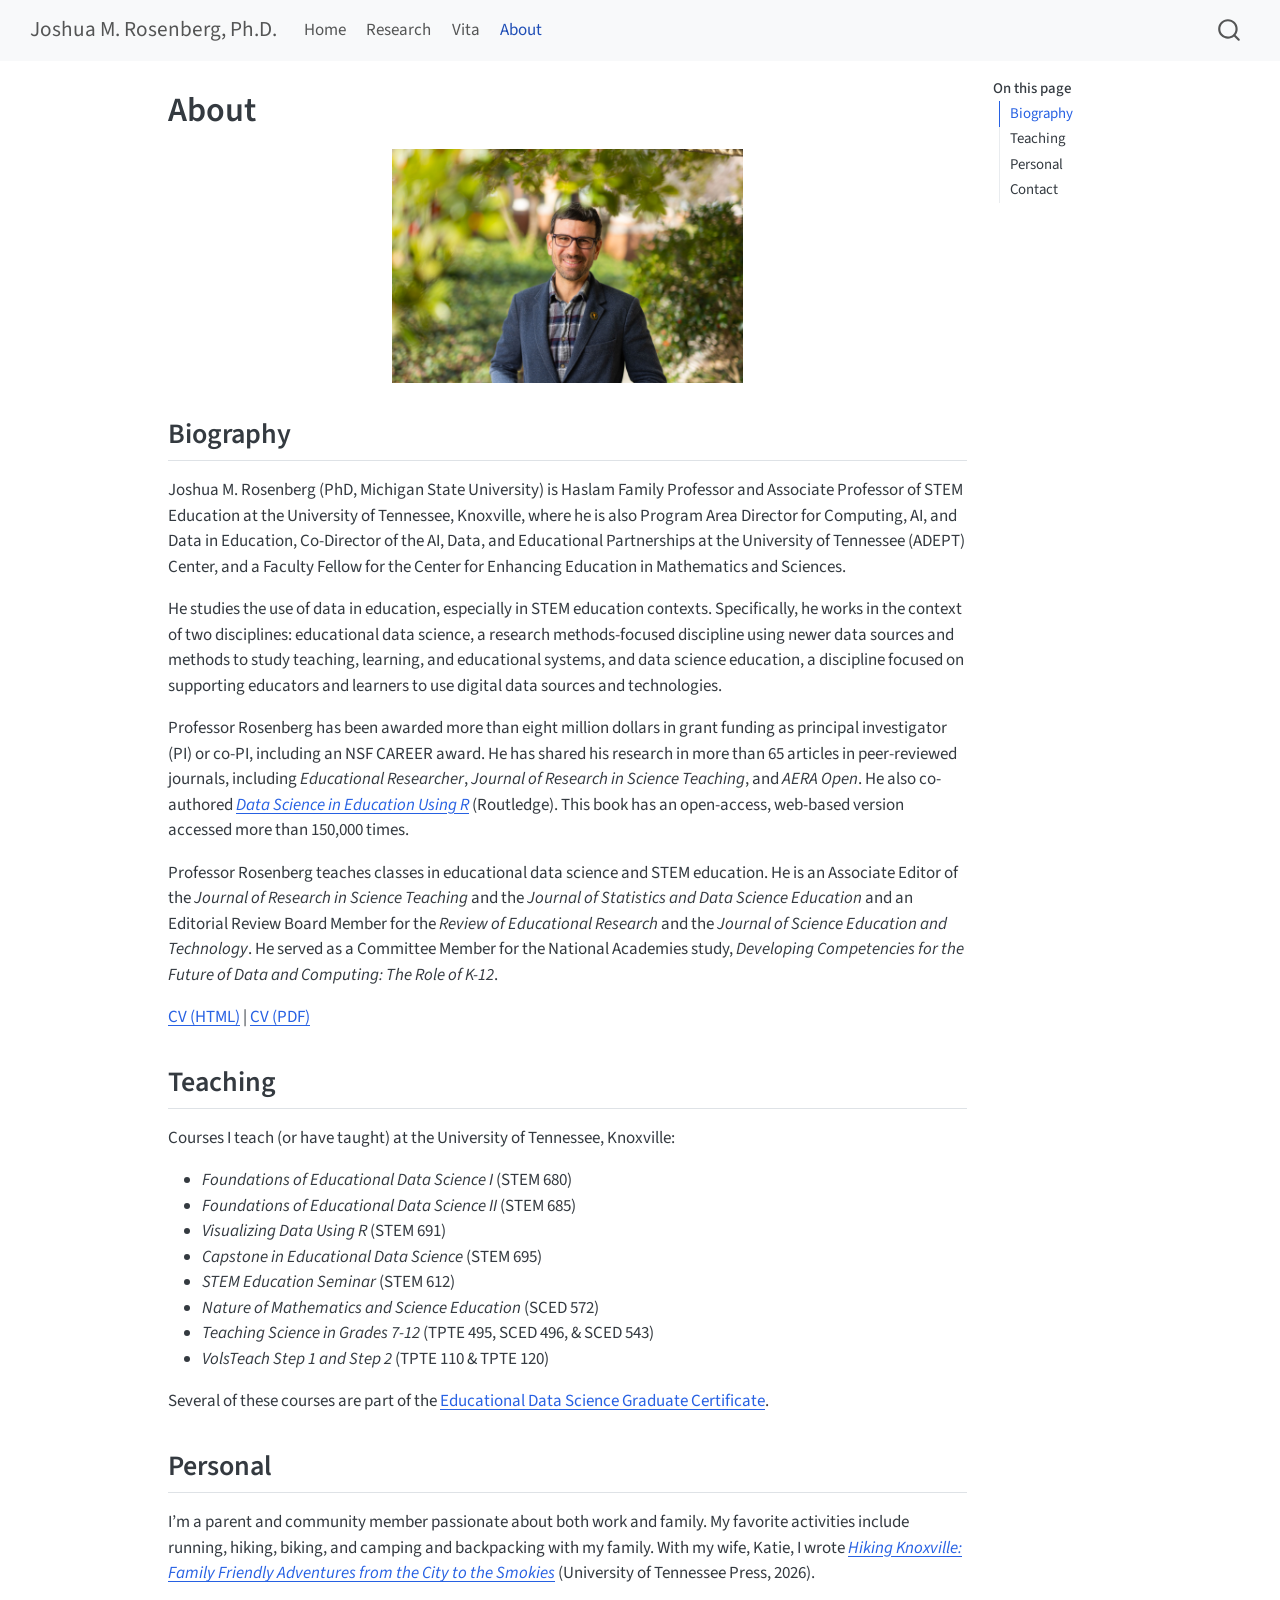
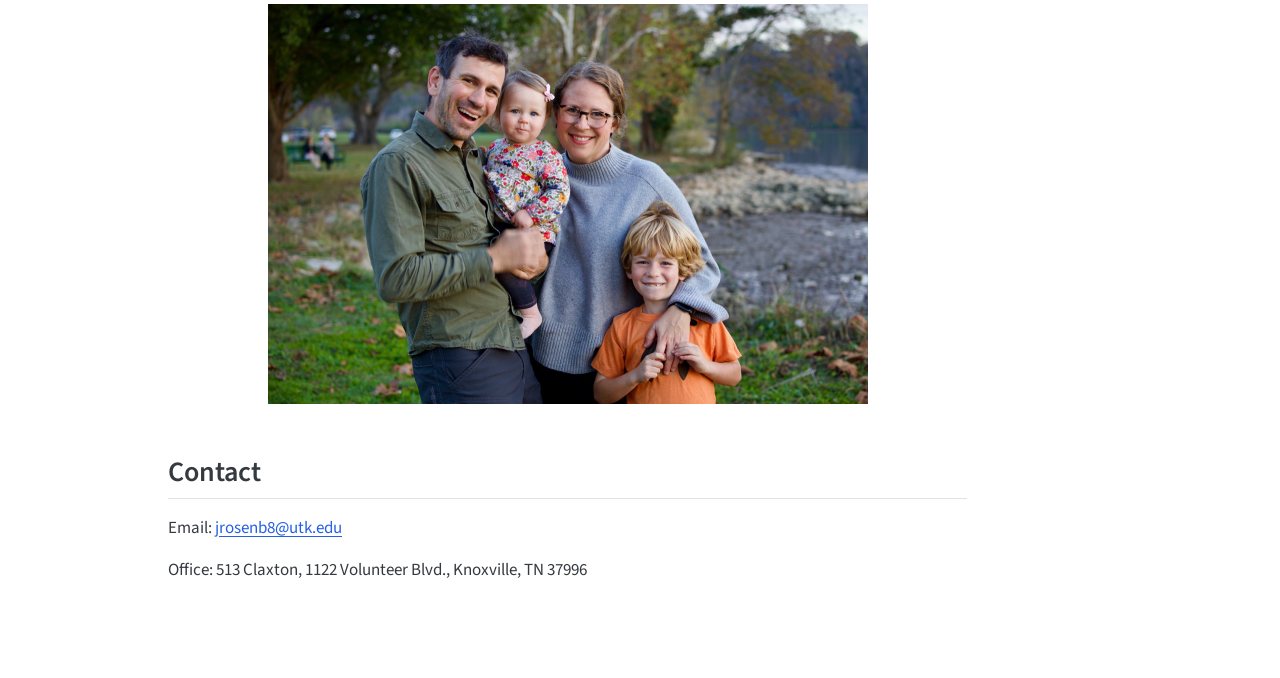
<file: docs/contact.html>
<html xmlns="http://www.w3.org/1999/xhtml">
<head>
  <title>Redirect</title>
  <script type="text/javascript">
    var redirects = {"":"about.html"};
    var hash = window.location.hash.startsWith('#') ? window.location.hash.slice(1) : window.location.hash;
    var redirect = redirects[hash] || redirects[""] || "/";
    window.document.title = 'Redirect to  ' +  redirect;
    if (!redirects[hash]) {
      redirect = redirect + window.location.hash;
    }
    redirect = redirect + window.location.search;
    window.location.replace(redirect);
  </script>
</head>
<body>
</body>
</html>
</file>
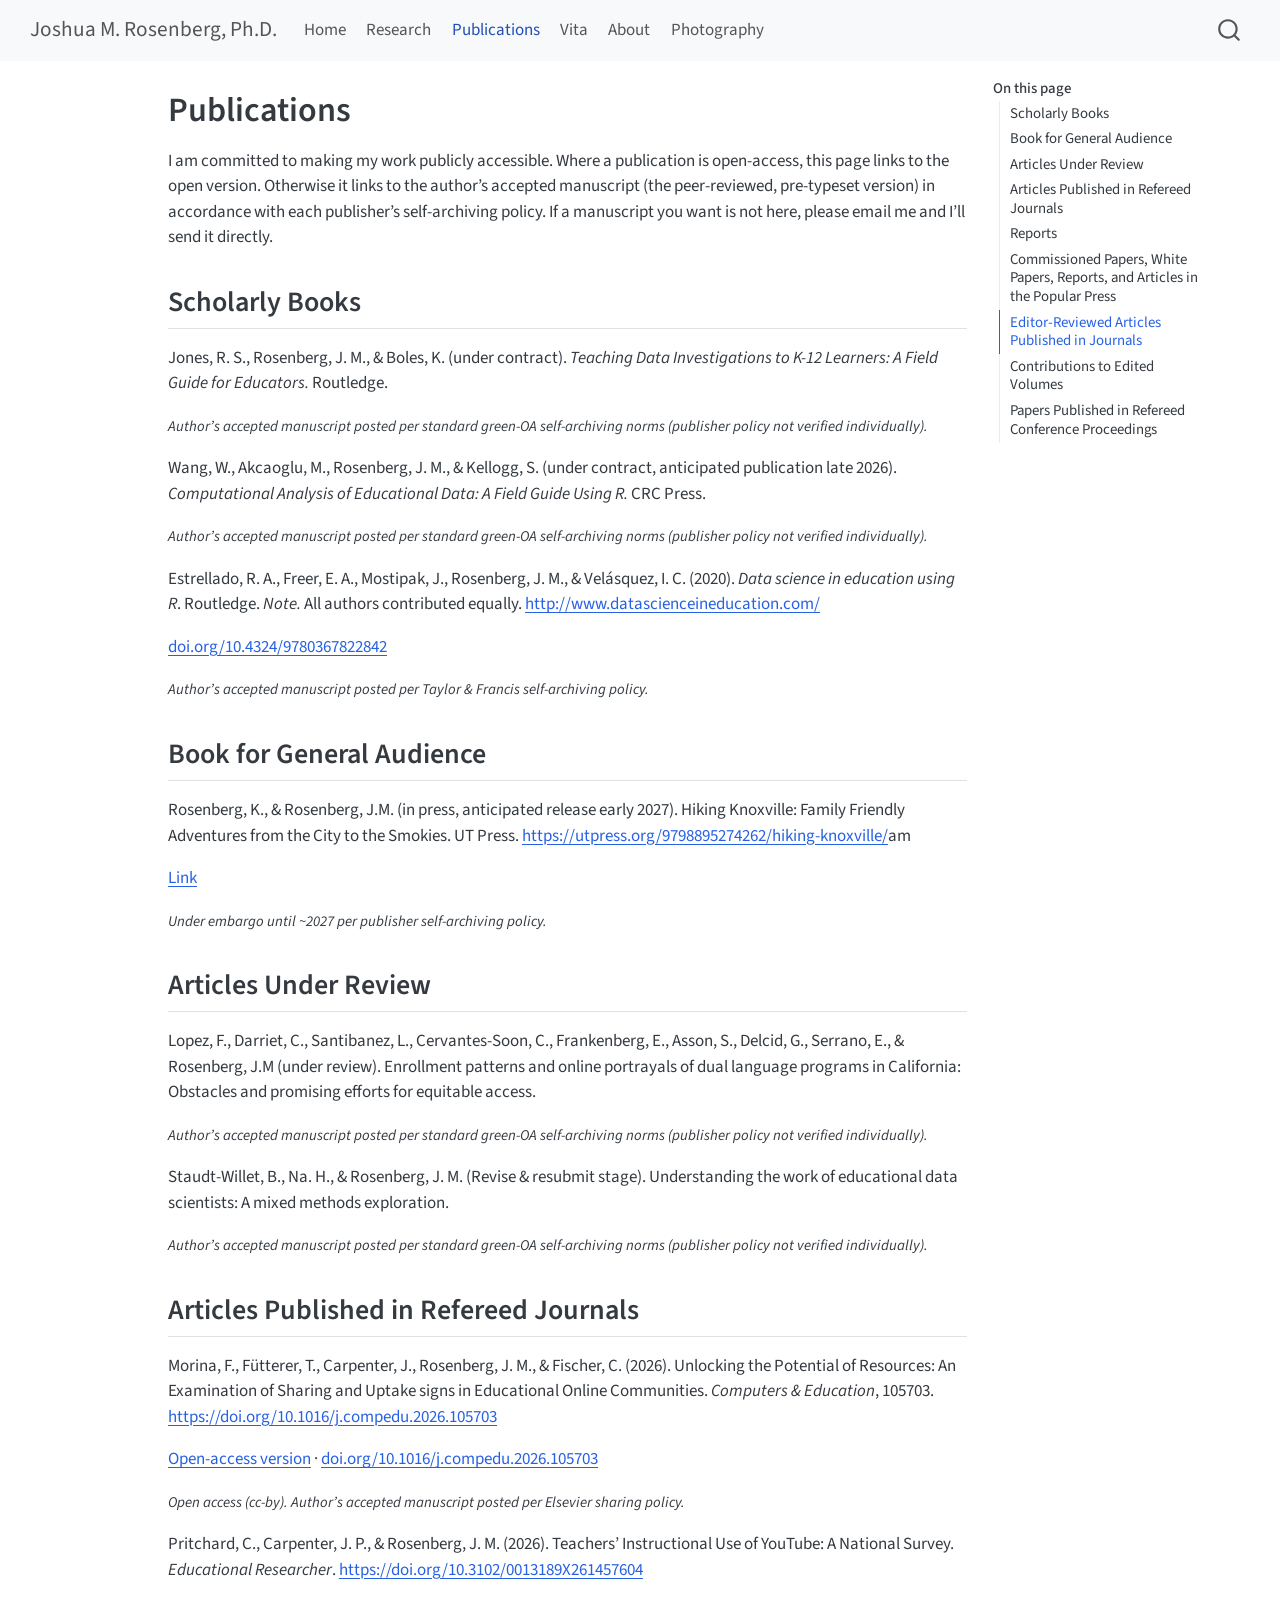
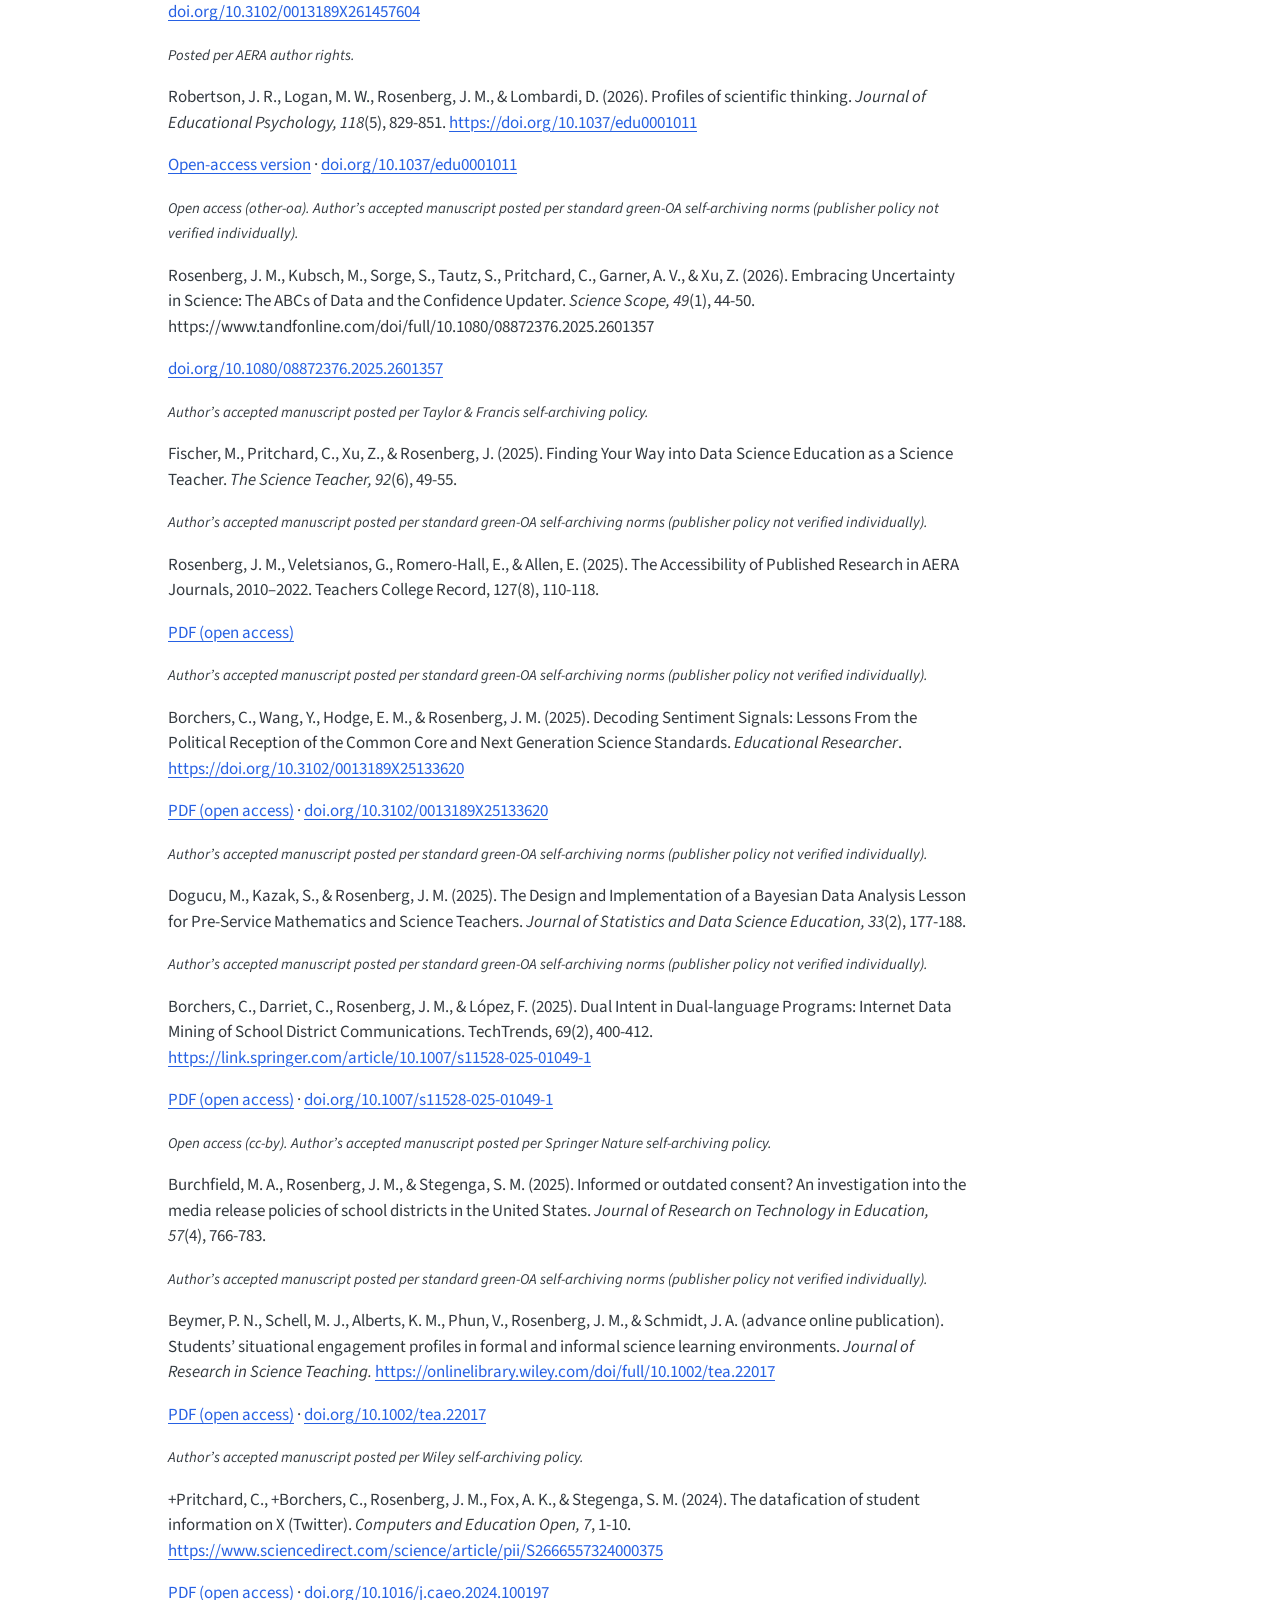
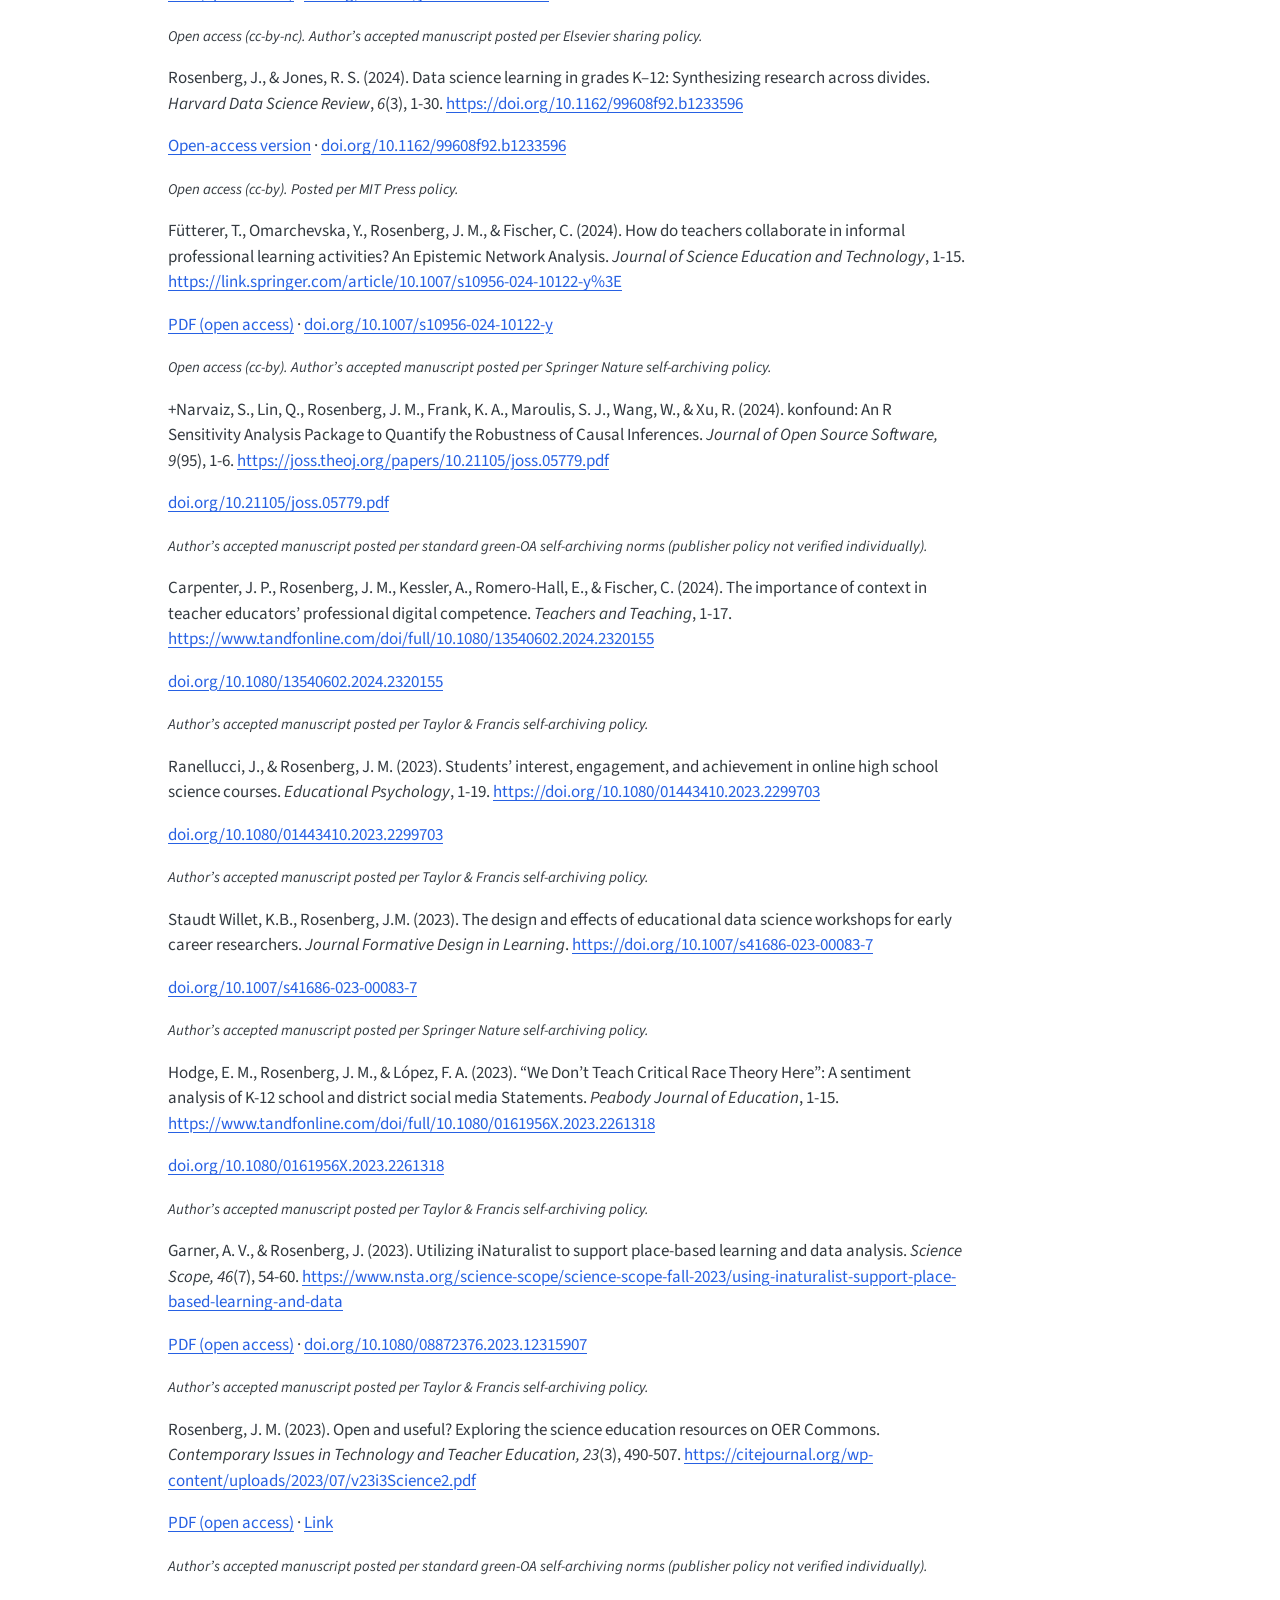
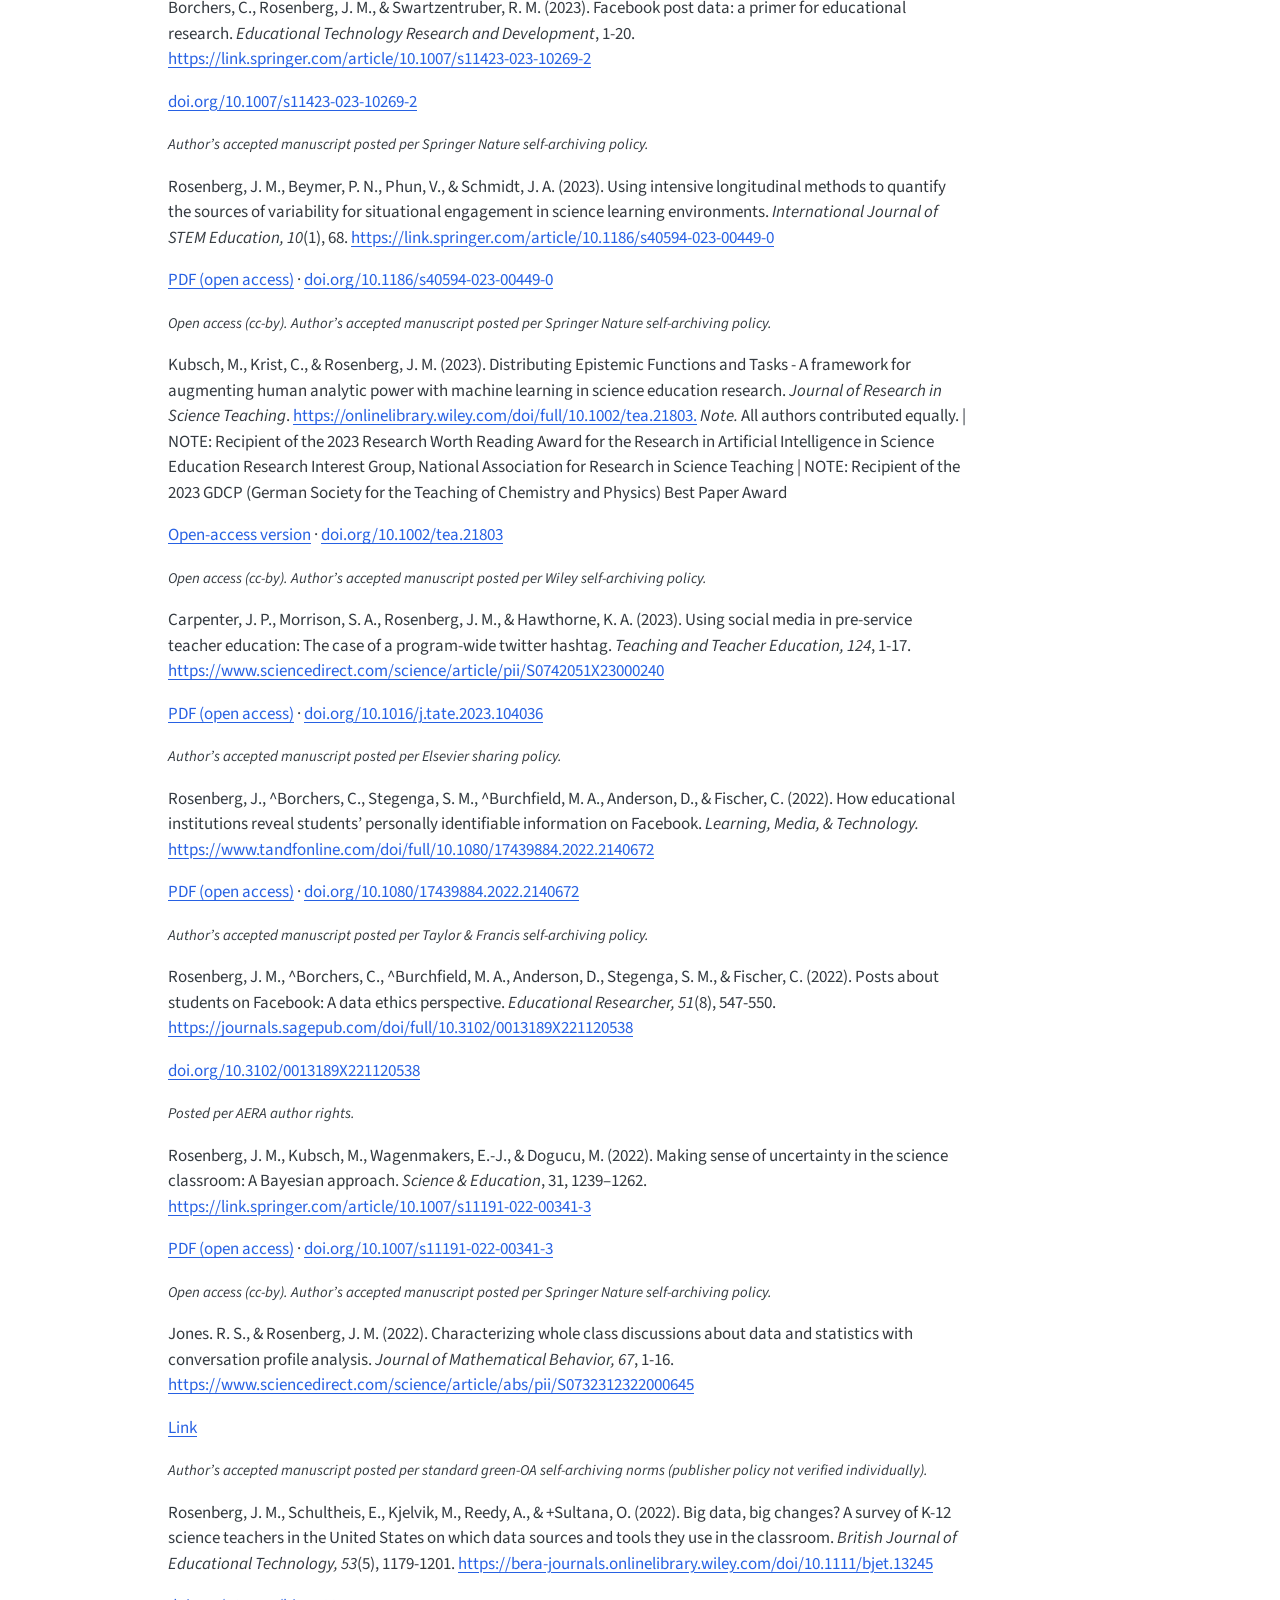
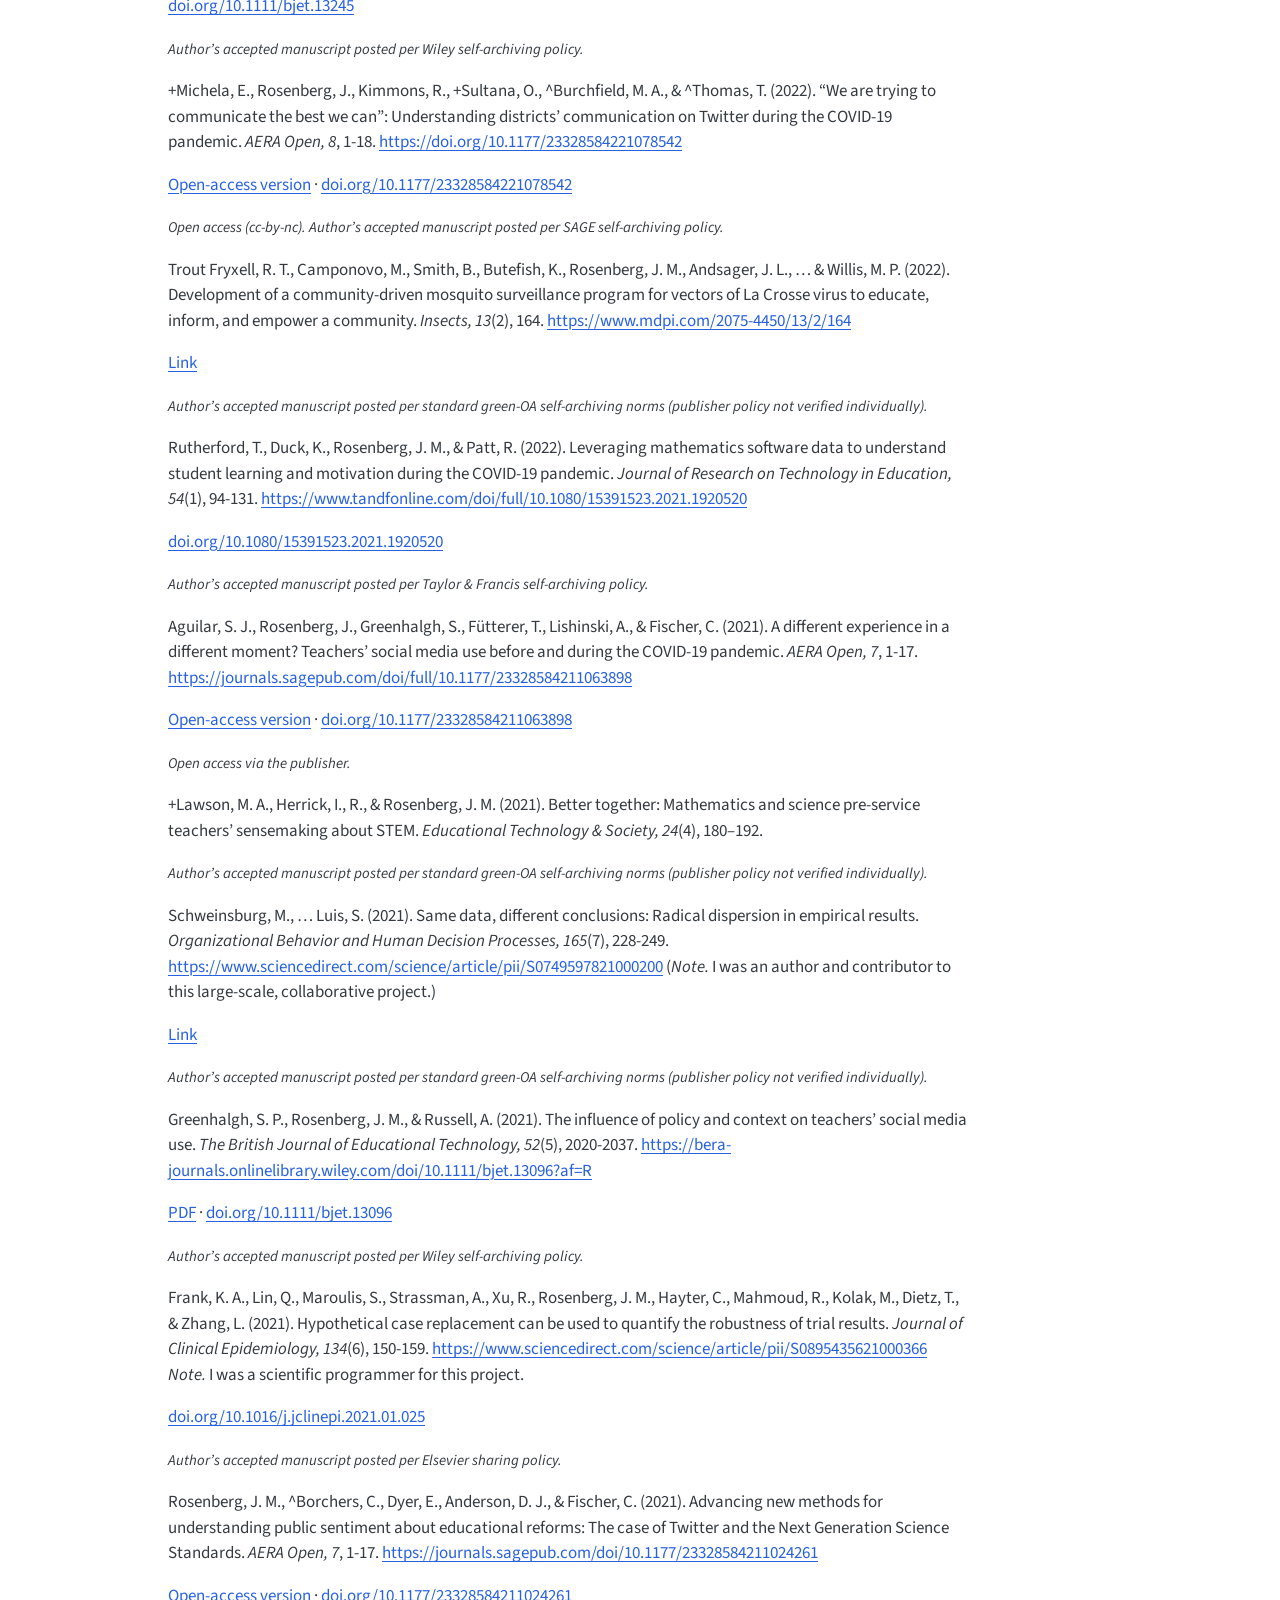
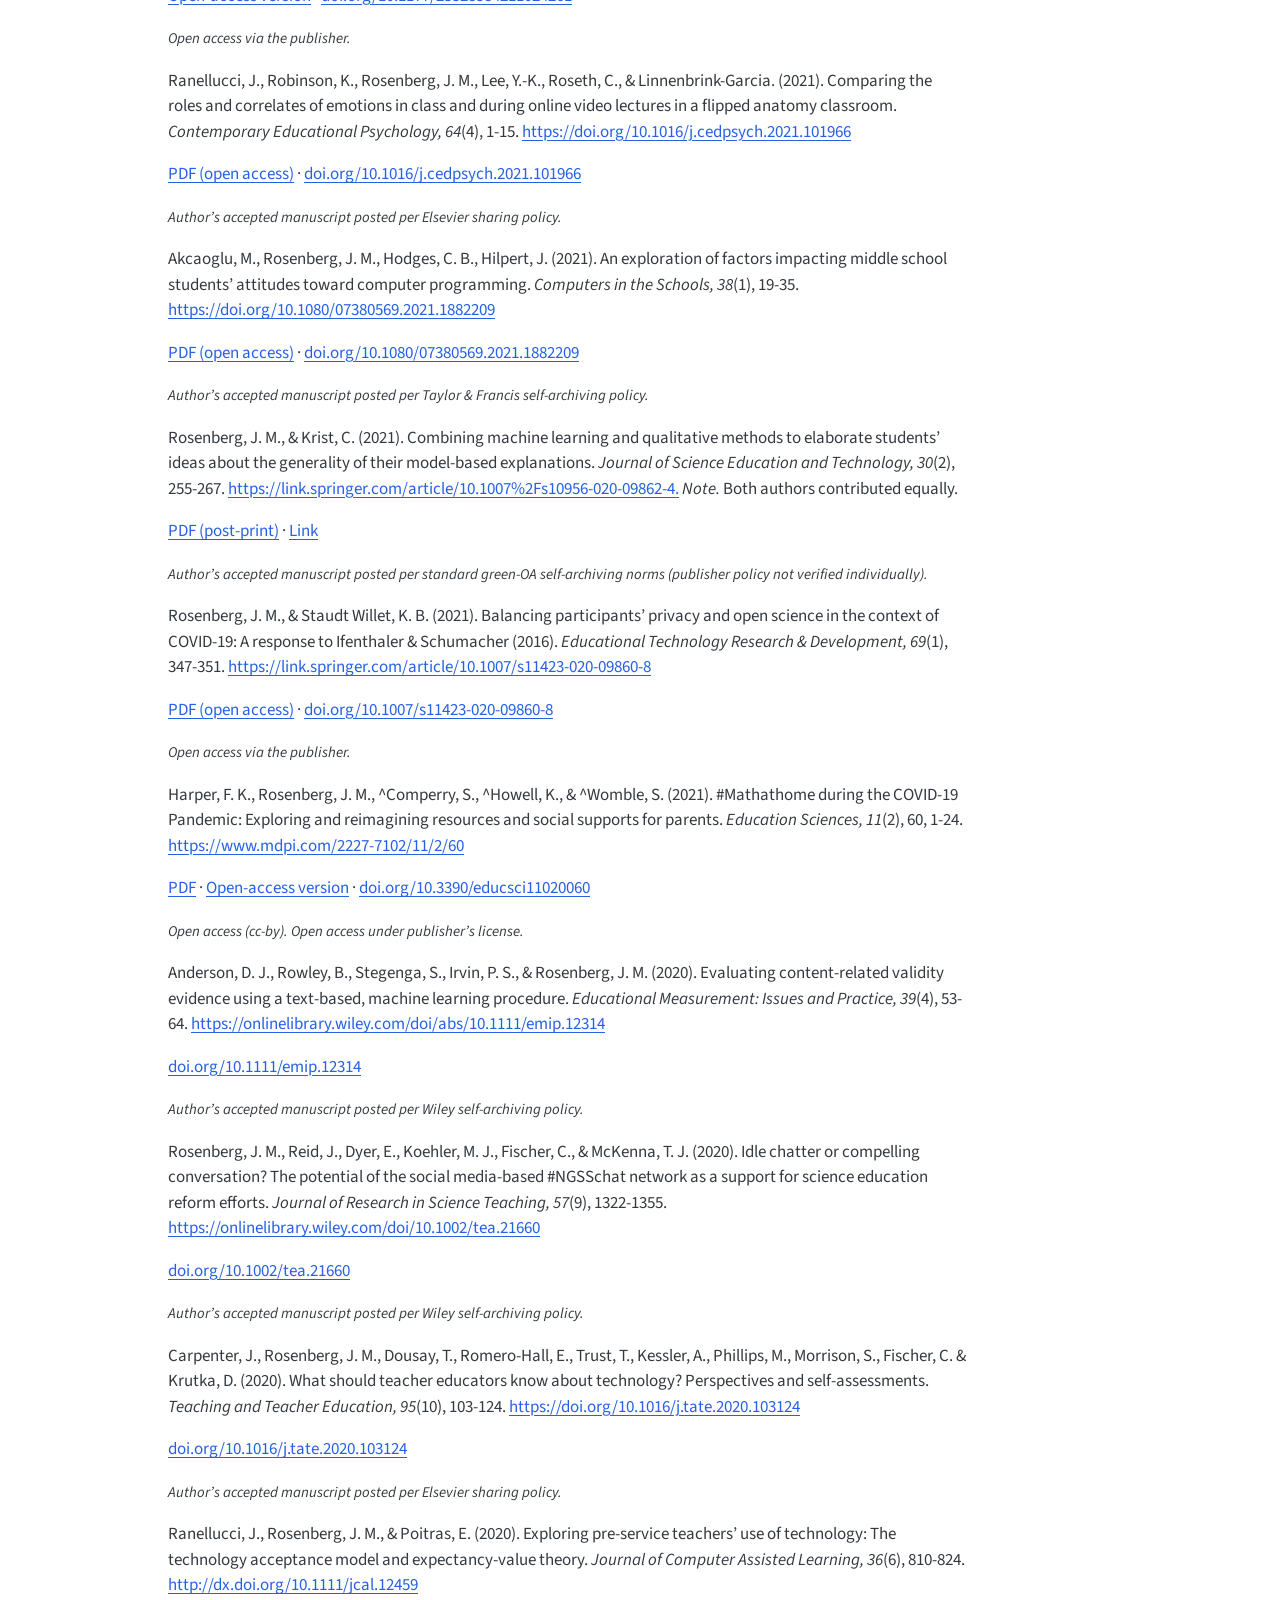
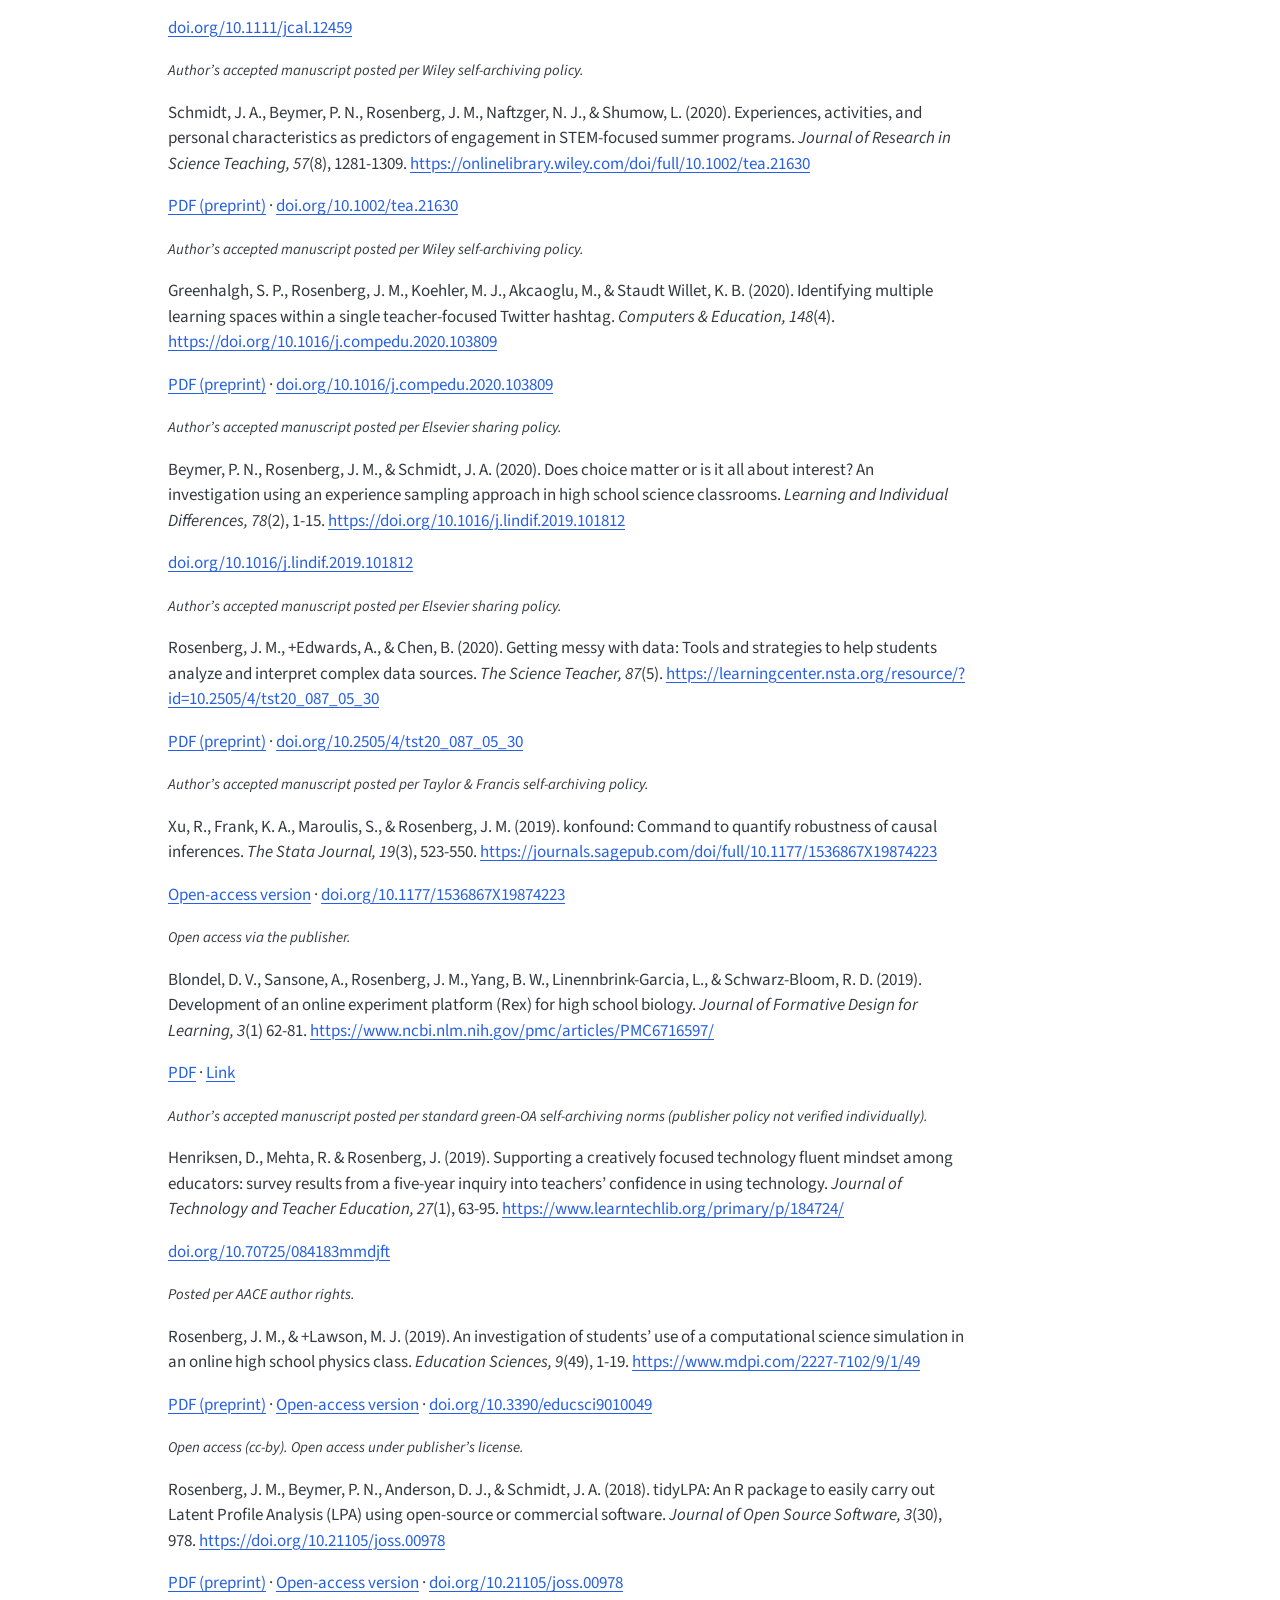
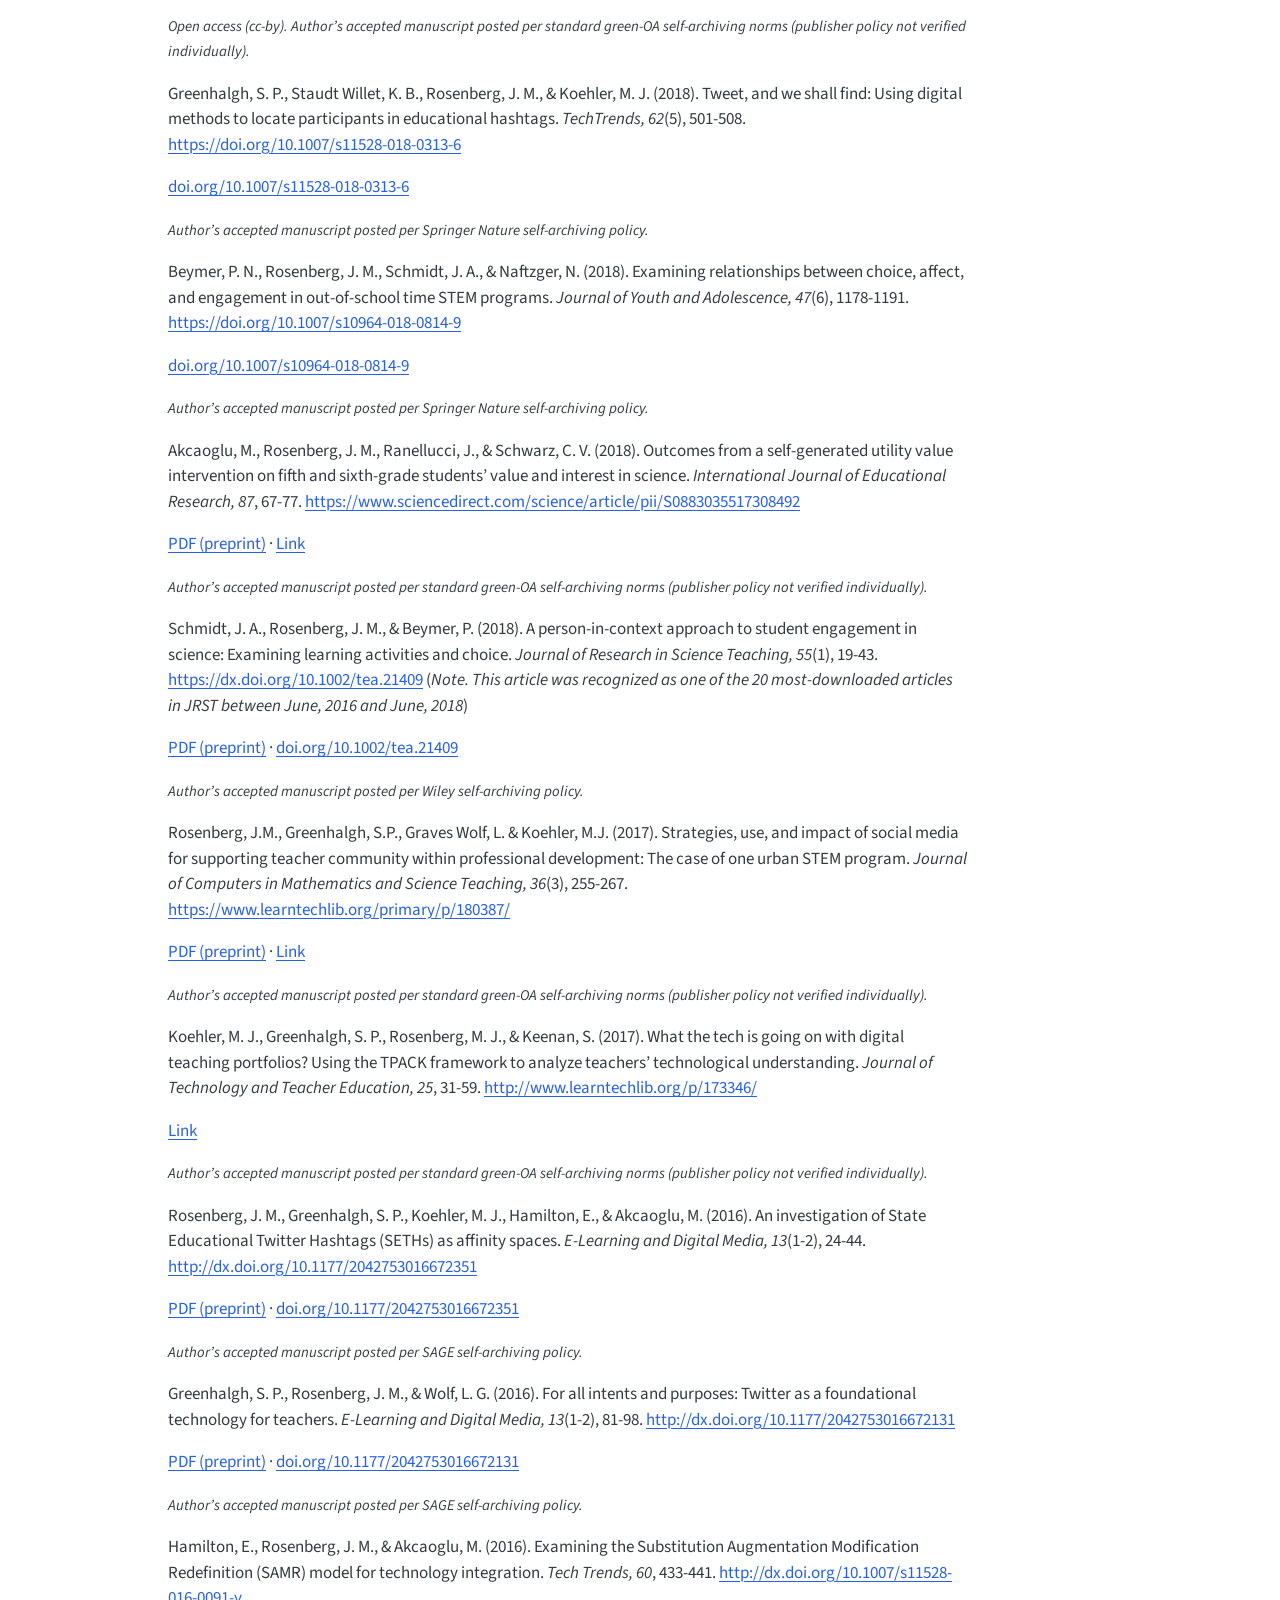
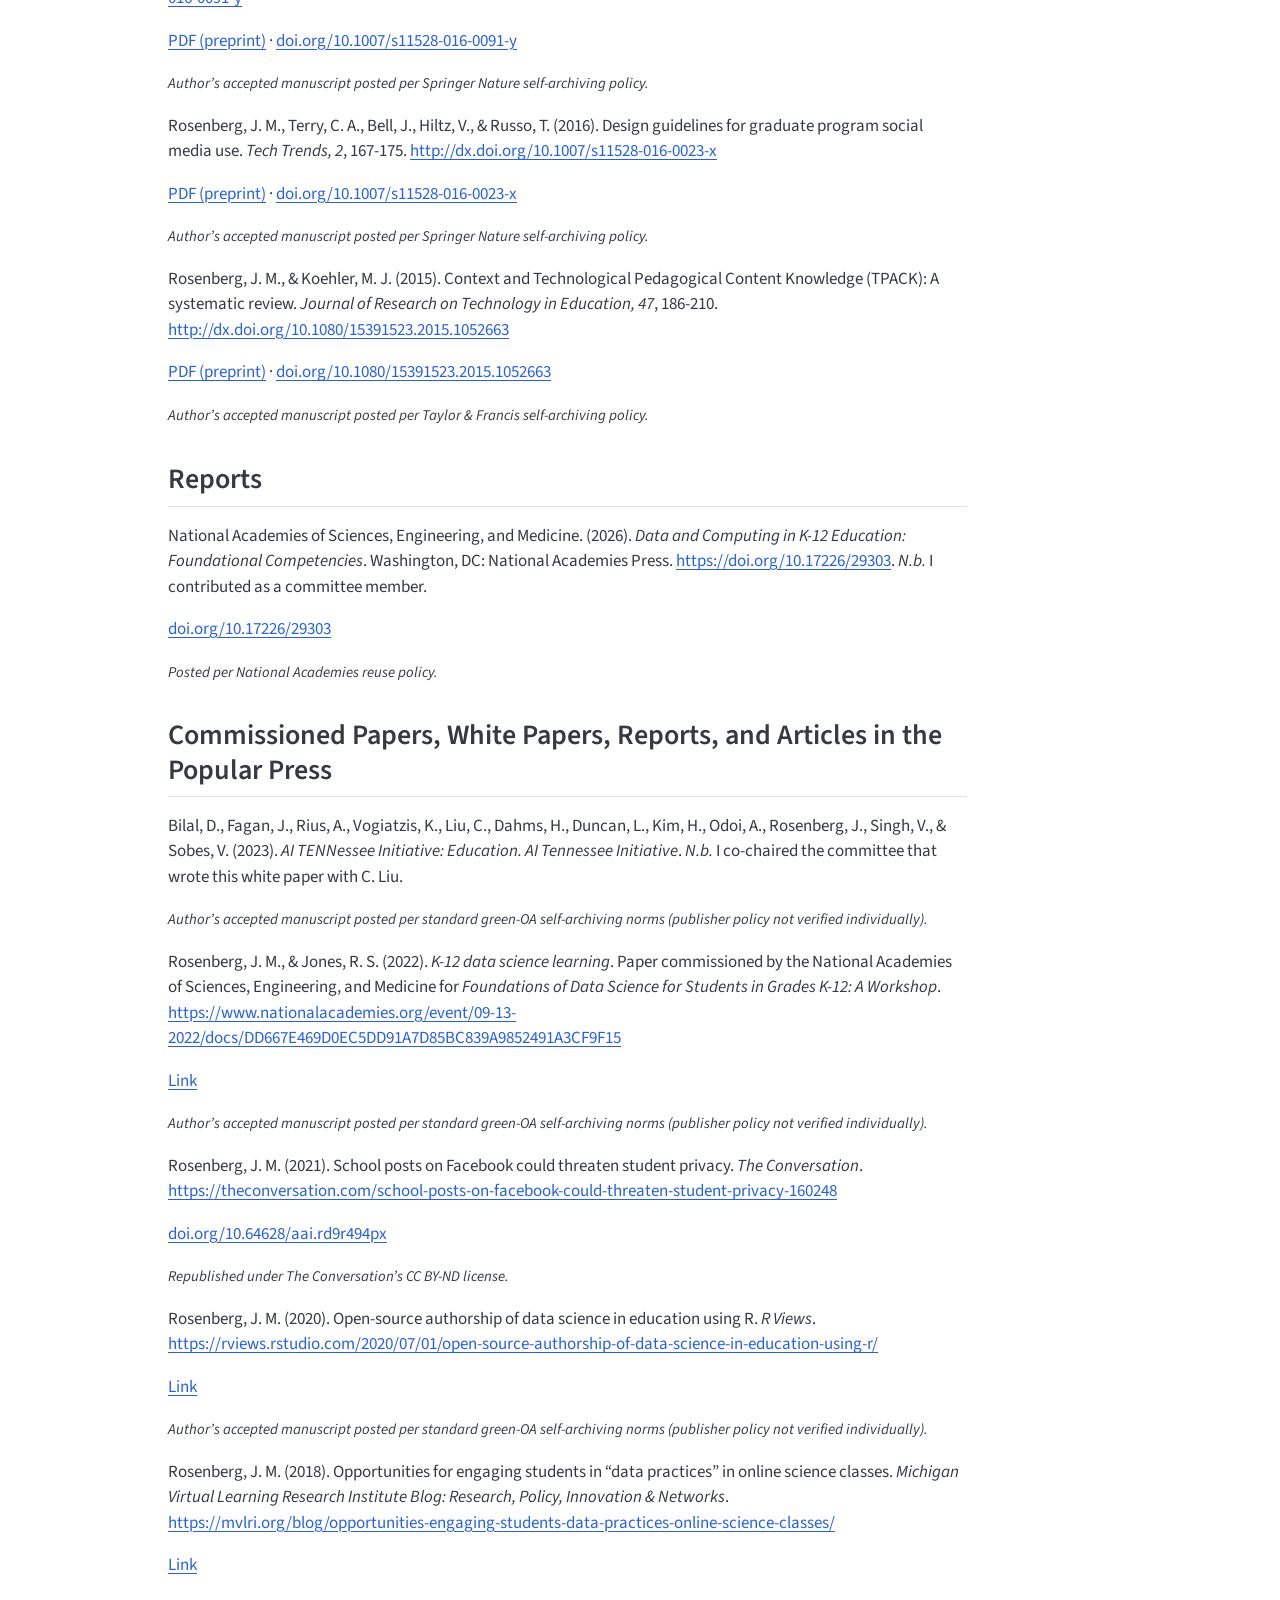
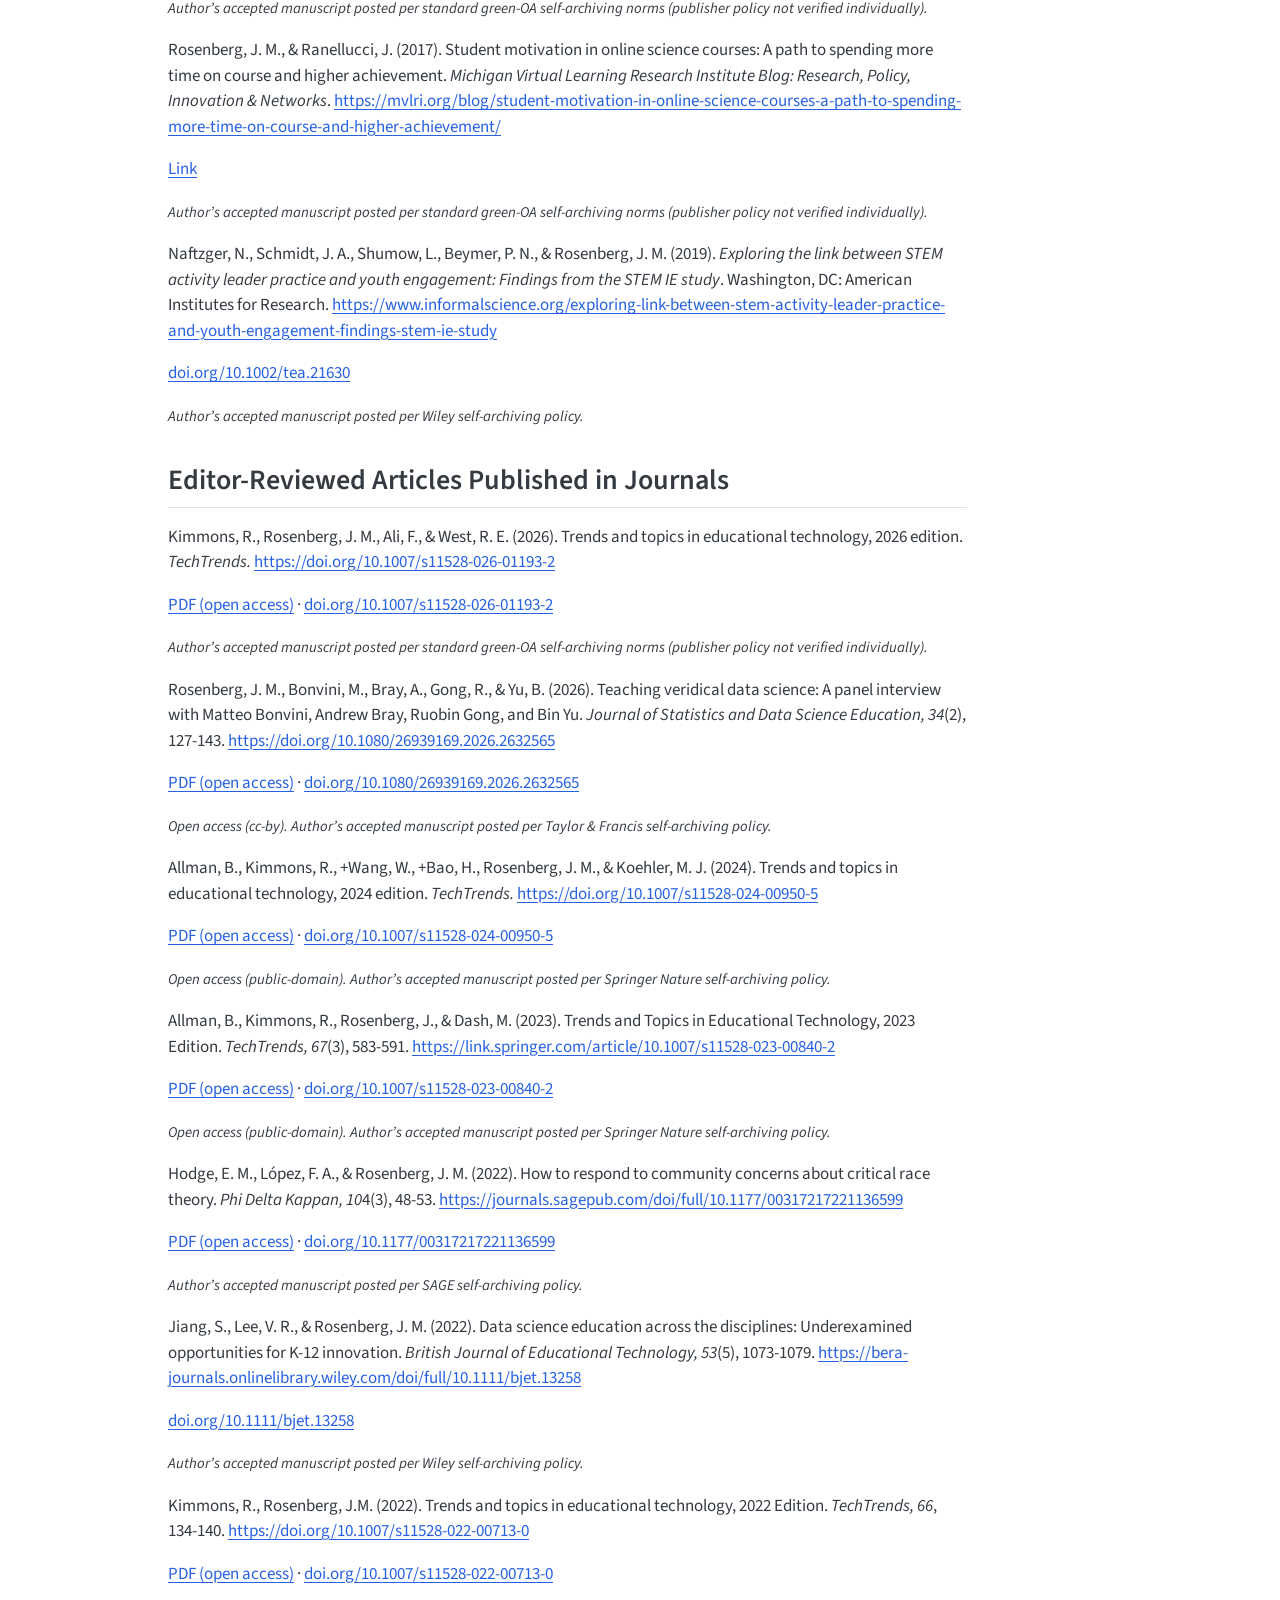
<file: docs/publications.html>
<!DOCTYPE html>
<html xmlns="http://www.w3.org/1999/xhtml" lang="en" xml:lang="en"><head>

<meta charset="utf-8">
<meta name="generator" content="quarto-1.11.9">

<meta name="viewport" content="width=device-width, initial-scale=1.0, user-scalable=yes">


<title>Publications – Joshua M. Rosenberg, Ph.D.</title>
<style>
/* Default styles provided by pandoc.
** See https://pandoc.org/MANUAL.html#variables-for-html for config info.
*/
span.smallcaps{font-variant: small-caps;}
div.columns{display: flex; gap: 1.5em;}
div.column{flex: auto;}
@media screen {
div.columns{gap: min(4vw, 1.5em);}
div.column{overflow-x: auto;}
}
div.hanging-indent{margin-left: 1.5em; text-indent: -1.5em;}
ul.task-list{list-style: none;}
ul.task-list li input[type="checkbox"] {
  width: 0.8em;
  margin: 0 0.8em 0.2em -1em; /* quarto-specific, see https://github.com/quarto-dev/quarto-cli/issues/4556 */ 
  vertical-align: middle;
}
</style>


<script src="site_libs/quarto-nav/quarto-nav.js"></script>
<script src="site_libs/quarto-nav/headroom.min.js"></script>
<script src="site_libs/clipboard/clipboard.min.js"></script>
<script src="site_libs/quarto-search/autocomplete.umd.js"></script>
<script src="site_libs/quarto-search/fuse.min.js"></script>
<script src="site_libs/quarto-search/quarto-search.js"></script>
<meta name="quarto:offset" content="./">
<script src="site_libs/quarto-html/quarto.js" type="module"></script>
<script src="site_libs/quarto-html/tabsets/tabsets.js" type="module"></script>
<script src="site_libs/quarto-html/scrollable-regions/scrollable-regions.js" type="module"></script>
<script src="site_libs/quarto-html/popper.min.js"></script>
<script src="site_libs/quarto-html/tippy.umd.min.js"></script>
<script src="site_libs/quarto-html/anchor.min.js"></script>
<link href="site_libs/quarto-html/tippy.css" rel="stylesheet">
<link href="site_libs/quarto-html/quarto-syntax-highlighting-63b5708e65d6cd79cd7618c58d0c21e7.css" rel="stylesheet" id="quarto-text-highlighting-styles">
<script src="site_libs/bootstrap/bootstrap.min.js"></script>
<link href="site_libs/bootstrap/bootstrap-icons.css" rel="stylesheet">
<link href="site_libs/bootstrap/bootstrap-d31a0c91b01e363be7b7a36e602e2c70.min.css" rel="stylesheet" append-hash="true" id="quarto-bootstrap" data-mode="light">
<script id="quarto-search-options" type="application/json">{
  "location": "navbar",
  "copy-button": false,
  "collapse-after": 3,
  "panel-placement": "end",
  "type": "overlay",
  "limit": 50,
  "keyboard-shortcut": [
    "f",
    "/",
    "s"
  ],
  "show-item-context": false,
  "language": {
    "search-no-results-text": "No results",
    "search-matching-documents-text": "matching documents",
    "search-copy-link-title": "Copy link to search",
    "search-hide-matches-text": "Hide additional matches",
    "search-more-match-text": "more match in this document",
    "search-more-matches-text": "more matches in this document",
    "search-clear-button-title": "Clear",
    "search-text-placeholder": "",
    "search-detached-cancel-button-title": "Cancel",
    "search-submit-button-title": "Submit",
    "search-label": "Search"
  }
}</script>


<link rel="stylesheet" href="styles.css">
</head>

<body class="nav-fixed quarto-light"><a id="quarto-skip-link" class="visually-hidden-focusable" href="#quarto-document-content">Skip to main content</a>

<div id="quarto-search-results"></div>
  <header id="quarto-header" class="headroom fixed-top">
    <nav class="navbar navbar-expand-lg " data-bs-theme="dark" aria-label="Site">
      <div class="navbar-container container-fluid">
      <div class="navbar-brand-container mx-auto">
    <a class="navbar-brand" href="./index.html">
    <span class="navbar-title">Joshua M. Rosenberg, Ph.D.</span>
    </a>
  </div>
          <button class="navbar-toggler" type="button" data-bs-toggle="collapse" data-bs-target="#navbarCollapse" aria-controls="navbarCollapse" aria-expanded="false" aria-label="Toggle navigation" onclick="if (window.quartoToggleHeadroom) { window.quartoToggleHeadroom(); }">
  <span class="navbar-toggler-icon"></span>
</button>
          <div class="collapse navbar-collapse" id="navbarCollapse">
            <ul class="navbar-nav navbar-nav-scroll me-auto">
  <li class="nav-item">
    <a class="nav-link" href="./index.html"> 
<span class="menu-text">Home</span></a>
  </li>  
  <li class="nav-item">
    <a class="nav-link" href="./research.html"> 
<span class="menu-text">Research</span></a>
  </li>  
  <li class="nav-item">
    <a class="nav-link active" href="./publications.html" aria-current="page"> 
<span class="menu-text">Publications</span></a>
  </li>  
  <li class="nav-item">
    <a class="nav-link" href="./vita.html"> 
<span class="menu-text">Vita</span></a>
  </li>  
  <li class="nav-item">
    <a class="nav-link" href="./about.html"> 
<span class="menu-text">About</span></a>
  </li>  
  <li class="nav-item">
    <a class="nav-link" href="./photography.html"> 
<span class="menu-text">Photography</span></a>
  </li>  
</ul>
          </div> <!-- /navcollapse -->
            <div class="quarto-navbar-tools">
</div>
            <div id="quarto-search" class="" title="Search"></div>
      </div> <!-- /container-fluid -->
    </nav>
</header>
<!-- content -->
<div id="quarto-content" class="quarto-container page-columns page-rows-contents page-layout-article page-navbar">
<!-- sidebar -->
<!-- margin-sidebar -->
    <div id="quarto-margin-sidebar" class="sidebar margin-sidebar">
        <nav id="TOC" role="doc-toc" aria-labelledby="toc-title" class="toc-active">
    <h2 id="toc-title">On this page</h2>
   
  <ul class="collapse">
  <li><a href="#scholarly-books" id="toc-scholarly-books" class="nav-link active" data-scroll-target="#scholarly-books">Scholarly Books</a></li>
  <li><a href="#book-for-general-audience" id="toc-book-for-general-audience" class="nav-link" data-scroll-target="#book-for-general-audience">Book for General Audience</a></li>
  <li><a href="#articles-under-review" id="toc-articles-under-review" class="nav-link" data-scroll-target="#articles-under-review">Articles Under Review</a></li>
  <li><a href="#articles-published-in-refereed-journals" id="toc-articles-published-in-refereed-journals" class="nav-link" data-scroll-target="#articles-published-in-refereed-journals">Articles Published in Refereed Journals</a></li>
  <li><a href="#reports" id="toc-reports" class="nav-link" data-scroll-target="#reports">Reports</a></li>
  <li><a href="#commissioned-papers-white-papers-reports-and-articles-in-the-popular-press" id="toc-commissioned-papers-white-papers-reports-and-articles-in-the-popular-press" class="nav-link" data-scroll-target="#commissioned-papers-white-papers-reports-and-articles-in-the-popular-press">Commissioned Papers, White Papers, Reports, and Articles in the Popular Press</a></li>
  <li><a href="#editor-reviewed-articles-published-in-journals" id="toc-editor-reviewed-articles-published-in-journals" class="nav-link" data-scroll-target="#editor-reviewed-articles-published-in-journals">Editor-Reviewed Articles Published in Journals</a></li>
  <li><a href="#contributions-to-edited-volumes" id="toc-contributions-to-edited-volumes" class="nav-link" data-scroll-target="#contributions-to-edited-volumes">Contributions to Edited Volumes</a></li>
  <li><a href="#papers-published-in-refereed-conference-proceedings" id="toc-papers-published-in-refereed-conference-proceedings" class="nav-link" data-scroll-target="#papers-published-in-refereed-conference-proceedings">Papers Published in Refereed Conference Proceedings</a></li>
  </ul>
</nav>
    </div>
<!-- main -->
<main class="content" id="quarto-document-content" tabindex="-1">

<header id="title-block-header" class="quarto-title-block default">
<div class="quarto-title">
<h1 class="title">Publications</h1>
</div>



<div class="quarto-title-meta">

    
  
    
  </div>
  


</header>


<p>I am committed to making my work publicly accessible. Where a publication is open-access, this page links to the open version. Otherwise it links to the author’s accepted manuscript (the peer-reviewed, pre-typeset version) in accordance with each publisher’s self-archiving policy. If a manuscript you want is not here, please email me and I’ll send it directly.</p>
<section id="scholarly-books" class="level2">
<h2 class="anchored" data-anchor-id="scholarly-books">Scholarly Books</h2>
<p>Jones, R. S., Rosenberg, J. M., &amp; Boles, K. (under contract). <em>Teaching Data Investigations to K-12 Learners: A Field Guide for Educators.</em> Routledge.</p>
<p><small><em>Author’s accepted manuscript posted per standard green-OA self-archiving norms (publisher policy not verified individually).</em></small></p>
<p>Wang, W., Akcaoglu, M., Rosenberg, J. M., &amp; Kellogg, S. (under contract, anticipated publication late 2026). <em>Computational Analysis of Educational Data: A Field Guide Using R.</em> CRC Press.</p>
<p><small><em>Author’s accepted manuscript posted per standard green-OA self-archiving norms (publisher policy not verified individually).</em></small></p>
<p>Estrellado, R. A., Freer, E. A., Mostipak, J., Rosenberg, J. M., &amp; Velásquez, I. C. (2020). <em>Data science in education using R</em>. Routledge. <em>Note.</em> All authors contributed equally. <a href="http://www.datascienceineducation.com/" class="uri">http://www.datascienceineducation.com/</a></p>
<p><a href="https://doi.org/10.4324/9780367822842">doi.org/10.4324/9780367822842</a></p>
<p><small><em>Author’s accepted manuscript posted per Taylor &amp; Francis self-archiving policy.</em></small></p>
</section>
<section id="book-for-general-audience" class="level2">
<h2 class="anchored" data-anchor-id="book-for-general-audience">Book for General Audience</h2>
<p>Rosenberg, K., &amp; Rosenberg, J.M. (in press, anticipated release early 2027). Hiking Knoxville: Family Friendly Adventures from the City to the Smokies. UT Press. <a href="https://utpress.org/9798895274262/hiking-knoxville/" class="uri">https://utpress.org/9798895274262/hiking-knoxville/</a>am</p>
<p><a href="https://utpress.org/9798895274262/hiking-knoxville/">Link</a></p>
<p><small><em>Under embargo until ~2027 per publisher self-archiving policy.</em></small></p>
</section>
<section id="articles-under-review" class="level2">
<h2 class="anchored" data-anchor-id="articles-under-review">Articles Under Review</h2>
<p>Lopez, F., Darriet, C., Santibanez, L., Cervantes-Soon, C., Frankenberg, E., Asson, S., Delcid, G., Serrano, E., &amp; Rosenberg, J.M (under review). Enrollment patterns and online portrayals of dual language programs in California: Obstacles and promising efforts for equitable access.</p>
<p><small><em>Author’s accepted manuscript posted per standard green-OA self-archiving norms (publisher policy not verified individually).</em></small></p>
<p>Staudt-Willet, B., Na. H., &amp; Rosenberg, J. M. (Revise &amp; resubmit stage). Understanding the work of educational data scientists: A mixed methods exploration.</p>
<p><small><em>Author’s accepted manuscript posted per standard green-OA self-archiving norms (publisher policy not verified individually).</em></small></p>
</section>
<section id="articles-published-in-refereed-journals" class="level2">
<h2 class="anchored" data-anchor-id="articles-published-in-refereed-journals">Articles Published in Refereed Journals</h2>
<p>Morina, F., Fütterer, T., Carpenter, J., Rosenberg, J. M., &amp; Fischer, C. (2026). Unlocking the Potential of Resources: An Examination of Sharing and Uptake signs in Educational Online Communities. <em>Computers &amp; Education</em>, 105703. <a href="https://doi.org/10.1016/j.compedu.2026.105703" class="uri">https://doi.org/10.1016/j.compedu.2026.105703</a></p>
<p><a href="https://doi.org/10.1016/j.compedu.2026.105703">Open-access version</a> · <a href="https://doi.org/10.1016/j.compedu.2026.105703">doi.org/10.1016/j.compedu.2026.105703</a></p>
<p><small><em>Open access (cc-by). Author’s accepted manuscript posted per Elsevier sharing policy.</em></small></p>
<p>Pritchard, C., Carpenter, J. P., &amp; Rosenberg, J. M. (2026). Teachers’ Instructional Use of YouTube: A National Survey. <em>Educational Researcher</em>. <a href="https://doi.org/10.3102/0013189X261457604" class="uri">https://doi.org/10.3102/0013189X261457604</a></p>
<p><a href="https://doi.org/10.3102/0013189X261457604">doi.org/10.3102/0013189X261457604</a></p>
<p><small><em>Posted per AERA author rights.</em></small></p>
<p>Robertson, J. R., Logan, M. W., Rosenberg, J. M., &amp; Lombardi, D. (2026). Profiles of scientific thinking. <em>Journal of Educational Psychology, 118</em>(5), 829-851. <a href="https://doi.org/10.1037/edu0001011" class="uri">https://doi.org/10.1037/edu0001011</a></p>
<p><a href="https://doi.org/10.1037/edu0001011">Open-access version</a> · <a href="https://doi.org/10.1037/edu0001011">doi.org/10.1037/edu0001011</a></p>
<p><small><em>Open access (other-oa). Author’s accepted manuscript posted per standard green-OA self-archiving norms (publisher policy not verified individually).</em></small></p>
<p>Rosenberg, J. M., Kubsch, M., Sorge, S., Tautz, S., Pritchard, C., Garner, A. V., &amp; Xu, Z. (2026). Embracing Uncertainty in Science: The ABCs of Data and the Confidence Updater. <em>Science Scope, 49</em>(1), 44-50. https://www.tandfonline.com/doi/full/10.1080/08872376.2025.2601357</p>
<p><a href="https://doi.org/10.1080/08872376.2025.2601357">doi.org/10.1080/08872376.2025.2601357</a></p>
<p><small><em>Author’s accepted manuscript posted per Taylor &amp; Francis self-archiving policy.</em></small></p>
<p>Fischer, M., Pritchard, C., Xu, Z., &amp; Rosenberg, J. (2025). Finding Your Way into Data Science Education as a Science Teacher. <em>The Science Teacher, 92</em>(6), 49-55.</p>
<p><small><em>Author’s accepted manuscript posted per standard green-OA self-archiving norms (publisher policy not verified individually).</em></small></p>
<p>Rosenberg, J. M., Veletsianos, G., Romero-Hall, E., &amp; Allen, E. (2025). The Accessibility of Published Research in AERA Journals, 2010–2022. Teachers College Record, 127(8), 110-118.</p>
<p><a href="./pdf/oa/articles-published-in-refereed-journals-006.pdf">PDF (open access)</a></p>
<p><small><em>Author’s accepted manuscript posted per standard green-OA self-archiving norms (publisher policy not verified individually).</em></small></p>
<p>Borchers, C., Wang, Y., Hodge, E. M., &amp; Rosenberg, J. M. (2025). Decoding Sentiment Signals: Lessons From the Political Reception of the Common Core and Next Generation Science Standards. <em>Educational Researcher</em>. <a href="https://doi.org/10.3102/0013189X25133620" class="uri">https://doi.org/10.3102/0013189X25133620</a></p>
<p><a href="./pdf/oa/articles-published-in-refereed-journals-007.pdf">PDF (open access)</a> · <a href="https://doi.org/10.3102/0013189X25133620">doi.org/10.3102/0013189X25133620</a></p>
<p><small><em>Author’s accepted manuscript posted per standard green-OA self-archiving norms (publisher policy not verified individually).</em></small></p>
<p>Dogucu, M., Kazak, S., &amp; Rosenberg, J. M. (2025). The Design and Implementation of a Bayesian Data Analysis Lesson for Pre-Service Mathematics and Science Teachers. <em>Journal of Statistics and Data Science Education, 33</em>(2), 177-188.</p>
<p><small><em>Author’s accepted manuscript posted per standard green-OA self-archiving norms (publisher policy not verified individually).</em></small></p>
<p>Borchers, C., Darriet, C., Rosenberg, J. M., &amp; López, F. (2025). Dual Intent in Dual-language Programs: Internet Data Mining of School District Communications. TechTrends, 69(2), 400-412. <a href="https://link.springer.com/article/10.1007/s11528-025-01049-1" class="uri">https://link.springer.com/article/10.1007/s11528-025-01049-1</a></p>
<p><a href="./pdf/oa/articles-published-in-refereed-journals-009.pdf">PDF (open access)</a> · <a href="https://doi.org/10.1007/s11528-025-01049-1">doi.org/10.1007/s11528-025-01049-1</a></p>
<p><small><em>Open access (cc-by). Author’s accepted manuscript posted per Springer Nature self-archiving policy.</em></small></p>
<p>Burchfield, M. A., Rosenberg, J. M., &amp; Stegenga, S. M. (2025). Informed or outdated consent? An investigation into the media release policies of school districts in the United States. <em>Journal of Research on Technology in Education, 57</em>(4), 766-783.</p>
<p><small><em>Author’s accepted manuscript posted per standard green-OA self-archiving norms (publisher policy not verified individually).</em></small></p>
<p>Beymer, P. N., Schell, M. J., Alberts, K. M., Phun, V., Rosenberg, J. M., &amp; Schmidt, J. A. (advance online publication). Students’ situational engagement profiles in formal and informal science learning environments. <em>Journal of Research in Science Teaching.</em> <a href="https://onlinelibrary.wiley.com/doi/full/10.1002/tea.22017" class="uri">https://onlinelibrary.wiley.com/doi/full/10.1002/tea.22017</a></p>
<p><a href="./pdf/oa/articles-published-in-refereed-journals-011.pdf">PDF (open access)</a> · <a href="https://doi.org/10.1002/tea.22017">doi.org/10.1002/tea.22017</a></p>
<p><small><em>Author’s accepted manuscript posted per Wiley self-archiving policy.</em></small></p>
<p>+Pritchard, C., +Borchers, C., Rosenberg, J. M., Fox, A. K., &amp; Stegenga, S. M. (2024). The datafication of student information on X (Twitter). <em>Computers and Education Open, 7</em>, 1-10. <a href="https://www.sciencedirect.com/science/article/pii/S2666557324000375" class="uri">https://www.sciencedirect.com/science/article/pii/S2666557324000375</a></p>
<p><a href="./pdf/oa/articles-published-in-refereed-journals-012.pdf">PDF (open access)</a> · <a href="https://doi.org/10.1016/j.caeo.2024.100197">doi.org/10.1016/j.caeo.2024.100197</a></p>
<p><small><em>Open access (cc-by-nc). Author’s accepted manuscript posted per Elsevier sharing policy.</em></small></p>
<p>Rosenberg, J., &amp; Jones, R. S. (2024). Data science learning in grades K–12: Synthesizing research across divides. <em>Harvard Data Science Review</em>, <em>6</em>(3), 1-30. <a href="https://doi.org/10.1162/99608f92.b1233596" class="uri">https://doi.org/10.1162/99608f92.b1233596</a></p>
<p><a href="https://hdsr.mitpress.mit.edu/pub/srq23h80/download/pdf">Open-access version</a> · <a href="https://doi.org/10.1162/99608f92.b1233596">doi.org/10.1162/99608f92.b1233596</a></p>
<p><small><em>Open access (cc-by). Posted per MIT Press policy.</em></small></p>
<p>Fütterer, T., Omarchevska, Y., Rosenberg, J. M., &amp; Fischer, C. (2024). How do teachers collaborate in informal professional learning activities? An Epistemic Network Analysis. <em>Journal of Science Education and Technology</em>, 1-15. <a href="https://link.springer.com/article/10.1007/s10956-024-10122-y%3E" class="uri">https://link.springer.com/article/10.1007/s10956-024-10122-y%3E</a></p>
<p><a href="./pdf/oa/articles-published-in-refereed-journals-014.pdf">PDF (open access)</a> · <a href="https://doi.org/10.1007/s10956-024-10122-y">doi.org/10.1007/s10956-024-10122-y</a></p>
<p><small><em>Open access (cc-by). Author’s accepted manuscript posted per Springer Nature self-archiving policy.</em></small></p>
<p>+Narvaiz, S., Lin, Q., Rosenberg, J. M., Frank, K. A., Maroulis, S. J., Wang, W., &amp; Xu, R. (2024). konfound: An R Sensitivity Analysis Package to Quantify the Robustness of Causal Inferences. <em>Journal of Open Source Software, 9</em>(95), 1-6. <a href="https://joss.theoj.org/papers/10.21105/joss.05779.pdf" class="uri">https://joss.theoj.org/papers/10.21105/joss.05779.pdf</a></p>
<p><a href="https://doi.org/10.21105/joss.05779.pdf">doi.org/10.21105/joss.05779.pdf</a></p>
<p><small><em>Author’s accepted manuscript posted per standard green-OA self-archiving norms (publisher policy not verified individually).</em></small></p>
<p>Carpenter, J. P., Rosenberg, J. M., Kessler, A., Romero-Hall, E., &amp; Fischer, C. (2024). The importance of context in teacher educators’ professional digital competence. <em>Teachers and Teaching</em>, 1-17. <a href="https://www.tandfonline.com/doi/full/10.1080/13540602.2024.2320155" class="uri">https://www.tandfonline.com/doi/full/10.1080/13540602.2024.2320155</a></p>
<p><a href="https://doi.org/10.1080/13540602.2024.2320155">doi.org/10.1080/13540602.2024.2320155</a></p>
<p><small><em>Author’s accepted manuscript posted per Taylor &amp; Francis self-archiving policy.</em></small></p>
<p>Ranellucci, J., &amp; Rosenberg, J. M. (2023). Students’ interest, engagement, and achievement in online high school science courses. <em>Educational Psychology</em>, 1-19. <a href="https://doi.org/10.1080/01443410.2023.2299703" class="uri">https://doi.org/10.1080/01443410.2023.2299703</a></p>
<p><a href="https://doi.org/10.1080/01443410.2023.2299703">doi.org/10.1080/01443410.2023.2299703</a></p>
<p><small><em>Author’s accepted manuscript posted per Taylor &amp; Francis self-archiving policy.</em></small></p>
<p>Staudt Willet, K.B., Rosenberg, J.M. (2023). The design and effects of educational data science workshops for early career researchers. <em>Journal Formative Design in Learning</em>. <a href="https://doi.org/10.1007/s41686-023-00083-7" class="uri">https://doi.org/10.1007/s41686-023-00083-7</a></p>
<p><a href="https://doi.org/10.1007/s41686-023-00083-7">doi.org/10.1007/s41686-023-00083-7</a></p>
<p><small><em>Author’s accepted manuscript posted per Springer Nature self-archiving policy.</em></small></p>
<p>Hodge, E. M., Rosenberg, J. M., &amp; López, F. A. (2023). “We Don’t Teach Critical Race Theory Here”: A sentiment analysis of K-12 school and district social media Statements. <em>Peabody Journal of Education</em>, 1-15. <a href="https://www.tandfonline.com/doi/full/10.1080/0161956X.2023.2261318" class="uri">https://www.tandfonline.com/doi/full/10.1080/0161956X.2023.2261318</a></p>
<p><a href="https://doi.org/10.1080/0161956X.2023.2261318">doi.org/10.1080/0161956X.2023.2261318</a></p>
<p><small><em>Author’s accepted manuscript posted per Taylor &amp; Francis self-archiving policy.</em></small></p>
<p>Garner, A. V., &amp; Rosenberg, J. (2023). Utilizing iNaturalist to support place-based learning and data analysis. <em>Science Scope, 46</em>(7), 54-60. <a href="https://www.nsta.org/science-scope/science-scope-fall-2023/using-inaturalist-support-place-based-learning-and-data" class="uri">https://www.nsta.org/science-scope/science-scope-fall-2023/using-inaturalist-support-place-based-learning-and-data</a></p>
<p><a href="./pdf/oa/articles-published-in-refereed-journals-020.pdf">PDF (open access)</a> · <a href="https://doi.org/10.1080/08872376.2023.12315907">doi.org/10.1080/08872376.2023.12315907</a></p>
<p><small><em>Author’s accepted manuscript posted per Taylor &amp; Francis self-archiving policy.</em></small></p>
<p>Rosenberg, J. M. (2023). Open and useful? Exploring the science education resources on OER Commons. <em>Contemporary Issues in Technology and Teacher Education, 23</em>(3), 490-507. <a href="https://citejournal.org/wp-content/uploads/2023/07/v23i3Science2.pdf" class="uri">https://citejournal.org/wp-content/uploads/2023/07/v23i3Science2.pdf</a></p>
<p><a href="./pdf/oa/articles-published-in-refereed-journals-021.pdf">PDF (open access)</a> · <a href="https://citejournal.org/wp-content/uploads/2023/07/v23i3Science2.pdf">Link</a></p>
<p><small><em>Author’s accepted manuscript posted per standard green-OA self-archiving norms (publisher policy not verified individually).</em></small></p>
<p>Borchers, C., Rosenberg, J. M., &amp; Swartzentruber, R. M. (2023). Facebook post data: a primer for educational research. <em>Educational Technology Research and Development</em>, 1-20. <a href="https://link.springer.com/article/10.1007/s11423-023-10269-2" class="uri">https://link.springer.com/article/10.1007/s11423-023-10269-2</a></p>
<p><a href="https://doi.org/10.1007/s11423-023-10269-2">doi.org/10.1007/s11423-023-10269-2</a></p>
<p><small><em>Author’s accepted manuscript posted per Springer Nature self-archiving policy.</em></small></p>
<p>Rosenberg, J. M., Beymer, P. N., Phun, V., &amp; Schmidt, J. A. (2023). Using intensive longitudinal methods to quantify the sources of variability for situational engagement in science learning environments. <em>International Journal of STEM Education, 10</em>(1), 68. <a href="https://link.springer.com/article/10.1186/s40594-023-00449-0" class="uri">https://link.springer.com/article/10.1186/s40594-023-00449-0</a></p>
<p><a href="./pdf/oa/articles-published-in-refereed-journals-023.pdf">PDF (open access)</a> · <a href="https://doi.org/10.1186/s40594-023-00449-0">doi.org/10.1186/s40594-023-00449-0</a></p>
<p><small><em>Open access (cc-by). Author’s accepted manuscript posted per Springer Nature self-archiving policy.</em></small></p>
<p>Kubsch, M., Krist, C., &amp; Rosenberg, J. M. (2023). Distributing Epistemic Functions and Tasks - A framework for augmenting human analytic power with machine learning in science education research. <em>Journal of Research in Science Teaching</em>. <a href="https://onlinelibrary.wiley.com/doi/full/10.1002/tea.21803." class="uri">https://onlinelibrary.wiley.com/doi/full/10.1002/tea.21803.</a> <em>Note.</em> All authors contributed equally. | NOTE: Recipient of the 2023 Research Worth Reading Award for the Research in Artificial Intelligence in Science Education Research Interest Group, National Association for Research in Science Teaching | NOTE: Recipient of the 2023 GDCP (German Society for the Teaching of Chemistry and Physics) Best Paper Award</p>
<p><a href="https://doi.org/10.1002/tea.21803">Open-access version</a> · <a href="https://doi.org/10.1002/tea.21803">doi.org/10.1002/tea.21803</a></p>
<p><small><em>Open access (cc-by). Author’s accepted manuscript posted per Wiley self-archiving policy.</em></small></p>
<p>Carpenter, J. P., Morrison, S. A., Rosenberg, J. M., &amp; Hawthorne, K. A. (2023). Using social media in pre-service teacher education: The case of a program-wide twitter hashtag. <em>Teaching and Teacher Education, 124</em>, 1-17. <a href="https://www.sciencedirect.com/science/article/pii/S0742051X23000240" class="uri">https://www.sciencedirect.com/science/article/pii/S0742051X23000240</a></p>
<p><a href="./pdf/oa/articles-published-in-refereed-journals-025.pdf">PDF (open access)</a> · <a href="https://doi.org/10.1016/j.tate.2023.104036">doi.org/10.1016/j.tate.2023.104036</a></p>
<p><small><em>Author’s accepted manuscript posted per Elsevier sharing policy.</em></small></p>
<p>Rosenberg, J., ^Borchers, C., Stegenga, S. M., ^Burchfield, M. A., Anderson, D., &amp; Fischer, C. (2022). How educational institutions reveal students’ personally identifiable information on Facebook. <em>Learning, Media, &amp; Technology.</em> <a href="https://www.tandfonline.com/doi/full/10.1080/17439884.2022.2140672" class="uri">https://www.tandfonline.com/doi/full/10.1080/17439884.2022.2140672</a></p>
<p><a href="./pdf/oa/articles-published-in-refereed-journals-026.pdf">PDF (open access)</a> · <a href="https://doi.org/10.1080/17439884.2022.2140672">doi.org/10.1080/17439884.2022.2140672</a></p>
<p><small><em>Author’s accepted manuscript posted per Taylor &amp; Francis self-archiving policy.</em></small></p>
<p>Rosenberg, J. M., ^Borchers, C., ^Burchfield, M. A., Anderson, D., Stegenga, S. M., &amp; Fischer, C. (2022). Posts about students on Facebook: A data ethics perspective. <em>Educational Researcher, 51</em>(8), 547-550. <a href="https://journals.sagepub.com/doi/full/10.3102/0013189X221120538" class="uri">https://journals.sagepub.com/doi/full/10.3102/0013189X221120538</a></p>
<p><a href="https://doi.org/10.3102/0013189X221120538">doi.org/10.3102/0013189X221120538</a></p>
<p><small><em>Posted per AERA author rights.</em></small></p>
<p>Rosenberg, J. M., Kubsch, M., Wagenmakers, E.-J., &amp; Dogucu, M. (2022). Making sense of uncertainty in the science classroom: A Bayesian approach. <em>Science &amp; Education</em>, 31, 1239–1262. <a href="https://link.springer.com/article/10.1007/s11191-022-00341-3" class="uri">https://link.springer.com/article/10.1007/s11191-022-00341-3</a></p>
<p><a href="./pdf/oa/articles-published-in-refereed-journals-028.pdf">PDF (open access)</a> · <a href="https://doi.org/10.1007/s11191-022-00341-3">doi.org/10.1007/s11191-022-00341-3</a></p>
<p><small><em>Open access (cc-by). Author’s accepted manuscript posted per Springer Nature self-archiving policy.</em></small></p>
<p>Jones. R. S., &amp; Rosenberg, J. M. (2022). Characterizing whole class discussions about data and statistics with conversation profile analysis. <em>Journal of Mathematical Behavior, 67</em>, 1-16. <a href="https://www.sciencedirect.com/science/article/abs/pii/S0732312322000645" class="uri">https://www.sciencedirect.com/science/article/abs/pii/S0732312322000645</a></p>
<p><a href="https://www.sciencedirect.com/science/article/abs/pii/S0732312322000645">Link</a></p>
<p><small><em>Author’s accepted manuscript posted per standard green-OA self-archiving norms (publisher policy not verified individually).</em></small></p>
<p>Rosenberg, J. M., Schultheis, E., Kjelvik, M., Reedy, A., &amp; +Sultana, O. (2022). Big data, big changes? A survey of K-12 science teachers in the United States on which data sources and tools they use in the classroom. <em>British Journal of Educational Technology, 53</em>(5), 1179-1201. <a href="https://bera-journals.onlinelibrary.wiley.com/doi/10.1111/bjet.13245" class="uri">https://bera-journals.onlinelibrary.wiley.com/doi/10.1111/bjet.13245</a></p>
<p><a href="https://doi.org/10.1111/bjet.13245">doi.org/10.1111/bjet.13245</a></p>
<p><small><em>Author’s accepted manuscript posted per Wiley self-archiving policy.</em></small></p>
<p>+Michela, E., Rosenberg, J., Kimmons, R., +Sultana, O., ^Burchfield, M. A., &amp; ^Thomas, T. (2022). “We are trying to communicate the best we can”: Understanding districts’ communication on Twitter during the COVID-19 pandemic. <em>AERA Open, 8</em>, 1-18. <a href="https://doi.org/10.1177/23328584221078542" class="uri">https://doi.org/10.1177/23328584221078542</a></p>
<p><a href="https://journals.sagepub.com/doi/pdf/10.1177/23328584221078542">Open-access version</a> · <a href="https://doi.org/10.1177/23328584221078542">doi.org/10.1177/23328584221078542</a></p>
<p><small><em>Open access (cc-by-nc). Author’s accepted manuscript posted per SAGE self-archiving policy.</em></small></p>
<p>Trout Fryxell, R. T., Camponovo, M., Smith, B., Butefish, K., Rosenberg, J. M., Andsager, J. L., … &amp; Willis, M. P. (2022). Development of a community-driven mosquito surveillance program for vectors of La Crosse virus to educate, inform, and empower a community. <em>Insects, 13</em>(2), 164. <a href="https://www.mdpi.com/2075-4450/13/2/164" class="uri">https://www.mdpi.com/2075-4450/13/2/164</a></p>
<p><a href="https://www.mdpi.com/2075-4450/13/2/164">Link</a></p>
<p><small><em>Author’s accepted manuscript posted per standard green-OA self-archiving norms (publisher policy not verified individually).</em></small></p>
<p>Rutherford, T., Duck, K., Rosenberg, J. M., &amp; Patt, R. (2022). Leveraging mathematics software data to understand student learning and motivation during the COVID-19 pandemic. <em>Journal of Research on Technology in Education, 54</em>(1), 94-131. <a href="https://www.tandfonline.com/doi/full/10.1080/15391523.2021.1920520" class="uri">https://www.tandfonline.com/doi/full/10.1080/15391523.2021.1920520</a></p>
<p><a href="https://doi.org/10.1080/15391523.2021.1920520">doi.org/10.1080/15391523.2021.1920520</a></p>
<p><small><em>Author’s accepted manuscript posted per Taylor &amp; Francis self-archiving policy.</em></small></p>
<p>Aguilar, S. J., Rosenberg, J., Greenhalgh, S., Fütterer, T., Lishinski, A., &amp; Fischer, C. (2021). A different experience in a different moment? Teachers’ social media use before and during the COVID-19 pandemic. <em>AERA Open, 7</em>, 1-17. <a href="https://journals.sagepub.com/doi/full/10.1177/23328584211063898" class="uri">https://journals.sagepub.com/doi/full/10.1177/23328584211063898</a></p>
<p><a href="https://journals.sagepub.com/doi/pdf/10.1177/23328584211063898">Open-access version</a> · <a href="https://doi.org/10.1177/23328584211063898">doi.org/10.1177/23328584211063898</a></p>
<p><small><em>Open access via the publisher.</em></small></p>
<p>+Lawson, M. A., Herrick, I., R., &amp; Rosenberg, J. M. (2021). Better together: Mathematics and science pre-service teachers’ sensemaking about STEM. <em>Educational Technology &amp; Society, 24</em>(4), 180–192.</p>
<p><small><em>Author’s accepted manuscript posted per standard green-OA self-archiving norms (publisher policy not verified individually).</em></small></p>
<p>Schweinsburg, M., … Luis, S. (2021). Same data, different conclusions: Radical dispersion in empirical results. <em>Organizational Behavior and Human Decision Processes, 165</em>(7), 228-249. <a href="https://www.sciencedirect.com/science/article/pii/S0749597821000200" class="uri">https://www.sciencedirect.com/science/article/pii/S0749597821000200</a> (<em>Note.</em> I was an author and contributor to this large-scale, collaborative project.)</p>
<p><a href="https://www.sciencedirect.com/science/article/pii/S0749597821000200">Link</a></p>
<p><small><em>Author’s accepted manuscript posted per standard green-OA self-archiving norms (publisher policy not verified individually).</em></small></p>
<p>Greenhalgh, S. P., Rosenberg, J. M., &amp; Russell, A. (2021). The influence of policy and context on teachers’ social media use. <em>The British Journal of Educational Technology, 52</em>(5), 2020-2037. <a href="https://bera-journals.onlinelibrary.wiley.com/doi/10.1111/bjet.13096?af=R" class="uri">https://bera-journals.onlinelibrary.wiley.com/doi/10.1111/bjet.13096?af=R</a></p>
<p><a href="./pdf/salvaged/publications/greenhalgh-et-al-2021-bjet.pdf">PDF</a> · <a href="https://doi.org/10.1111/bjet.13096">doi.org/10.1111/bjet.13096</a></p>
<p><small><em>Author’s accepted manuscript posted per Wiley self-archiving policy.</em></small></p>
<p>Frank, K. A., Lin, Q., Maroulis, S., Strassman, A., Xu, R., Rosenberg, J. M., Hayter, C., Mahmoud, R., Kolak, M., Dietz, T., &amp; Zhang, L. (2021). Hypothetical case replacement can be used to quantify the robustness of trial results. <em>Journal of Clinical Epidemiology, 134</em>(6), 150-159. <a href="https://www.sciencedirect.com/science/article/pii/S0895435621000366" class="uri">https://www.sciencedirect.com/science/article/pii/S0895435621000366</a> <em>Note.</em> I was a scientific programmer for this project.</p>
<p><a href="https://doi.org/10.1016/j.jclinepi.2021.01.025">doi.org/10.1016/j.jclinepi.2021.01.025</a></p>
<p><small><em>Author’s accepted manuscript posted per Elsevier sharing policy.</em></small></p>
<p>Rosenberg, J. M., ^Borchers, C., Dyer, E., Anderson, D. J., &amp; Fischer, C. (2021). Advancing new methods for understanding public sentiment about educational reforms: The case of Twitter and the Next Generation Science Standards. <em>AERA Open, 7</em>, 1-17. <a href="https://journals.sagepub.com/doi/10.1177/23328584211024261" class="uri">https://journals.sagepub.com/doi/10.1177/23328584211024261</a></p>
<p><a href="https://journals.sagepub.com/doi/pdf/10.1177/23328584211024261">Open-access version</a> · <a href="https://doi.org/10.1177/23328584211024261">doi.org/10.1177/23328584211024261</a></p>
<p><small><em>Open access via the publisher.</em></small></p>
<p>Ranellucci, J., Robinson, K., Rosenberg, J. M., Lee, Y.-K., Roseth, C., &amp; Linnenbrink-Garcia. (2021). Comparing the roles and correlates of emotions in class and during online video lectures in a flipped anatomy classroom. <em>Contemporary Educational Psychology, 64</em>(4), 1-15. <a href="https://doi.org/10.1016/j.cedpsych.2021.101966" class="uri">https://doi.org/10.1016/j.cedpsych.2021.101966</a></p>
<p><a href="./pdf/oa/articles-published-in-refereed-journals-040.pdf">PDF (open access)</a> · <a href="https://doi.org/10.1016/j.cedpsych.2021.101966">doi.org/10.1016/j.cedpsych.2021.101966</a></p>
<p><small><em>Author’s accepted manuscript posted per Elsevier sharing policy.</em></small></p>
<p>Akcaoglu, M., Rosenberg, J. M., Hodges, C. B., Hilpert, J. (2021). An exploration of factors impacting middle school students’ attitudes toward computer programming. <em>Computers in the Schools, 38</em>(1), 19-35. <a href="https://doi.org/10.1080/07380569.2021.1882209" class="uri">https://doi.org/10.1080/07380569.2021.1882209</a></p>
<p><a href="./pdf/oa/articles-published-in-refereed-journals-041.pdf">PDF (open access)</a> · <a href="https://doi.org/10.1080/07380569.2021.1882209">doi.org/10.1080/07380569.2021.1882209</a></p>
<p><small><em>Author’s accepted manuscript posted per Taylor &amp; Francis self-archiving policy.</em></small></p>
<p>Rosenberg, J. M., &amp; Krist, C. (2021). Combining machine learning and qualitative methods to elaborate students’ ideas about the generality of their model-based explanations. <em>Journal of Science Education and Technology, 30</em>(2), 255-267. <a href="https://link.springer.com/article/10.1007%2Fs10956-020-09862-4." class="uri">https://link.springer.com/article/10.1007%2Fs10956-020-09862-4.</a> <em>Note.</em> Both authors contributed equally.</p>
<p><a href="./pdf/salvaged/post-prints/Rosenberg-Krist-JOST.pdf">PDF (post-print)</a> · <a href="https://link.springer.com/article/10.1007%2Fs10956-020-09862-4">Link</a></p>
<p><small><em>Author’s accepted manuscript posted per standard green-OA self-archiving norms (publisher policy not verified individually).</em></small></p>
<p>Rosenberg, J. M., &amp; Staudt Willet, K. B. (2021). Balancing participants’ privacy and open science in the context of COVID-19: A response to Ifenthaler &amp; Schumacher (2016). <em>Educational Technology Research &amp; Development, 69</em>(1), 347-351. <a href="https://link.springer.com/article/10.1007/s11423-020-09860-8" class="uri">https://link.springer.com/article/10.1007/s11423-020-09860-8</a></p>
<p><a href="./pdf/oa/articles-published-in-refereed-journals-043.pdf">PDF (open access)</a> · <a href="https://doi.org/10.1007/s11423-020-09860-8">doi.org/10.1007/s11423-020-09860-8</a></p>
<p><small><em>Open access via the publisher.</em></small></p>
<p>Harper, F. K., Rosenberg, J. M., ^Comperry, S., ^Howell, K., &amp; ^Womble, S. (2021). #Mathathome during the COVID-19 Pandemic: Exploring and reimagining resources and social supports for parents. <em>Education Sciences, 11</em>(2), 60, 1-24. <a href="https://www.mdpi.com/2227-7102/11/2/60" class="uri">https://www.mdpi.com/2227-7102/11/2/60</a></p>
<p><a href="./pdf/salvaged/publications/harper-et-al-es-2021.pdf">PDF</a> · <a href="https://www.mdpi.com/2227-7102/11/2/60/pdf?version=1612526439">Open-access version</a> · <a href="https://doi.org/10.3390/educsci11020060">doi.org/10.3390/educsci11020060</a></p>
<p><small><em>Open access (cc-by). Open access under publisher’s license.</em></small></p>
<p>Anderson, D. J., Rowley, B., Stegenga, S., Irvin, P. S., &amp; Rosenberg, J. M. (2020). Evaluating content-related validity evidence using a text-based, machine learning procedure. <em>Educational Measurement: Issues and Practice, 39</em>(4), 53-64. <a href="https://onlinelibrary.wiley.com/doi/abs/10.1111/emip.12314" class="uri">https://onlinelibrary.wiley.com/doi/abs/10.1111/emip.12314</a></p>
<p><a href="https://doi.org/10.1111/emip.12314">doi.org/10.1111/emip.12314</a></p>
<p><small><em>Author’s accepted manuscript posted per Wiley self-archiving policy.</em></small></p>
<p>Rosenberg, J. M., Reid, J., Dyer, E., Koehler, M. J., Fischer, C., &amp; McKenna, T. J. (2020). Idle chatter or compelling conversation? The potential of the social media-based #NGSSchat network as a support for science education reform efforts. <em>Journal of Research in Science Teaching, 57</em>(9), 1322-1355. <a href="https://onlinelibrary.wiley.com/doi/10.1002/tea.21660" class="uri">https://onlinelibrary.wiley.com/doi/10.1002/tea.21660</a></p>
<p><a href="https://doi.org/10.1002/tea.21660">doi.org/10.1002/tea.21660</a></p>
<p><small><em>Author’s accepted manuscript posted per Wiley self-archiving policy.</em></small></p>
<p>Carpenter, J., Rosenberg, J. M., Dousay, T., Romero-Hall, E., Trust, T., Kessler, A., Phillips, M., Morrison, S., Fischer, C. &amp; Krutka, D. (2020). What should teacher educators know about technology? Perspectives and self-assessments. <em>Teaching and Teacher Education, 95</em>(10), 103-124. <a href="https://doi.org/10.1016/j.tate.2020.103124" class="uri">https://doi.org/10.1016/j.tate.2020.103124</a></p>
<p><a href="https://doi.org/10.1016/j.tate.2020.103124">doi.org/10.1016/j.tate.2020.103124</a></p>
<p><small><em>Author’s accepted manuscript posted per Elsevier sharing policy.</em></small></p>
<p>Ranellucci, J., Rosenberg, J. M., &amp; Poitras, E. (2020). Exploring pre-service teachers’ use of technology: The technology acceptance model and expectancy-value theory. <em>Journal of Computer Assisted Learning, 36</em>(6), 810-824. <a href="http://dx.doi.org/10.1111/jcal.12459" class="uri">http://dx.doi.org/10.1111/jcal.12459</a></p>
<p><a href="https://doi.org/10.1111/jcal.12459">doi.org/10.1111/jcal.12459</a></p>
<p><small><em>Author’s accepted manuscript posted per Wiley self-archiving policy.</em></small></p>
<p>Schmidt, J. A., Beymer, P. N., Rosenberg, J. M., Naftzger, N. J., &amp; Shumow, L. (2020). Experiences, activities, and personal characteristics as predictors of engagement in STEM-focused summer programs. <em>Journal of Research in Science Teaching, 57</em>(8), 1281-1309. <a href="https://onlinelibrary.wiley.com/doi/full/10.1002/tea.21630" class="uri">https://onlinelibrary.wiley.com/doi/full/10.1002/tea.21630</a></p>
<p><a href="./pdf/salvaged/pre-prints/schmidt-et-al-jrst-2020.pdf">PDF (preprint)</a> · <a href="https://doi.org/10.1002/tea.21630">doi.org/10.1002/tea.21630</a></p>
<p><small><em>Author’s accepted manuscript posted per Wiley self-archiving policy.</em></small></p>
<p>Greenhalgh, S. P., Rosenberg, J. M., Koehler, M. J., Akcaoglu, M., &amp; Staudt Willet, K. B. (2020). Identifying multiple learning spaces within a single teacher-focused Twitter hashtag. <em>Computers &amp; Education, 148</em>(4). <a href="https://doi.org/10.1016/j.compedu.2020.103809" class="uri">https://doi.org/10.1016/j.compedu.2020.103809</a></p>
<p><a href="./pdf/salvaged/pre-prints/greenhalgh-et-al-computers-and-education-2020.pdf">PDF (preprint)</a> · <a href="https://doi.org/10.1016/j.compedu.2020.103809">doi.org/10.1016/j.compedu.2020.103809</a></p>
<p><small><em>Author’s accepted manuscript posted per Elsevier sharing policy.</em></small></p>
<p>Beymer, P. N., Rosenberg, J. M., &amp; Schmidt, J. A. (2020). Does choice matter or is it all about interest? An investigation using an experience sampling approach in high school science classrooms. <em>Learning and Individual Differences, 78</em>(2), 1-15. <a href="https://doi.org/10.1016/j.lindif.2019.101812" class="uri">https://doi.org/10.1016/j.lindif.2019.101812</a></p>
<p><a href="https://doi.org/10.1016/j.lindif.2019.101812">doi.org/10.1016/j.lindif.2019.101812</a></p>
<p><small><em>Author’s accepted manuscript posted per Elsevier sharing policy.</em></small></p>
<p>Rosenberg, J. M., +Edwards, A., &amp; Chen, B. (2020). Getting messy with data: Tools and strategies to help students analyze and interpret complex data sources. <em>The Science Teacher, 87</em>(5). <a href="https://learningcenter.nsta.org/resource/?id=10.2505/4/tst20_087_05_30" class="uri">https://learningcenter.nsta.org/resource/?id=10.2505/4/tst20_087_05_30</a></p>
<p><a href="./pdf/salvaged/pre-prints/rosenberg-edwards-chen-tst.pdf">PDF (preprint)</a> · <a href="https://doi.org/10.2505/4/tst20_087_05_30">doi.org/10.2505/4/tst20_087_05_30</a></p>
<p><small><em>Author’s accepted manuscript posted per Taylor &amp; Francis self-archiving policy.</em></small></p>
<p>Xu, R., Frank, K. A., Maroulis, S., &amp; Rosenberg, J. M. (2019). konfound: Command to quantify robustness of causal inferences. <em>The Stata Journal, 19</em>(3), 523-550. <a href="https://journals.sagepub.com/doi/full/10.1177/1536867X19874223" class="uri">https://journals.sagepub.com/doi/full/10.1177/1536867X19874223</a></p>
<p><a href="https://journals.sagepub.com/doi/pdf/10.1177/1536867X19874223">Open-access version</a> · <a href="https://doi.org/10.1177/1536867X19874223">doi.org/10.1177/1536867X19874223</a></p>
<p><small><em>Open access via the publisher.</em></small></p>
<p>Blondel, D. V., Sansone, A., Rosenberg, J. M., Yang, B. W., Linennbrink-Garcia, L., &amp; Schwarz-Bloom, R. D. (2019). Development of an online experiment platform (Rex) for high school biology. <em>Journal of Formative Design for Learning, 3</em>(1) 62-81. <a href="https://www.ncbi.nlm.nih.gov/pmc/articles/PMC6716597/" class="uri">https://www.ncbi.nlm.nih.gov/pmc/articles/PMC6716597/</a></p>
<p><a href="./pdf/salvaged/publications/blondel-et-al-2019.pdf">PDF</a> · <a href="https://www.ncbi.nlm.nih.gov/pmc/articles/PMC6716597/">Link</a></p>
<p><small><em>Author’s accepted manuscript posted per standard green-OA self-archiving norms (publisher policy not verified individually).</em></small></p>
<p>Henriksen, D., Mehta, R. &amp; Rosenberg, J. (2019). Supporting a creatively focused technology fluent mindset among educators: survey results from a five-year inquiry into teachers’ confidence in using technology. <em>Journal of Technology and Teacher Education, 27</em>(1), 63-95. <a href="https://www.learntechlib.org/primary/p/184724/" class="uri">https://www.learntechlib.org/primary/p/184724/</a></p>
<p><a href="https://doi.org/10.70725/084183mmdjft">doi.org/10.70725/084183mmdjft</a></p>
<p><small><em>Posted per AACE author rights.</em></small></p>
<p>Rosenberg, J. M., &amp; +Lawson, M. J. (2019). An investigation of students’ use of a computational science simulation in an online high school physics class. <em>Education Sciences, 9</em>(49), 1-19. <a href="https://www.mdpi.com/2227-7102/9/1/49" class="uri">https://www.mdpi.com/2227-7102/9/1/49</a></p>
<p><a href="./pdf/salvaged/pre-prints/rosenberg-lawson-2019-es.pdf">PDF (preprint)</a> · <a href="https://www.mdpi.com/2227-7102/9/1/49/pdf?version=1551939005">Open-access version</a> · <a href="https://doi.org/10.3390/educsci9010049">doi.org/10.3390/educsci9010049</a></p>
<p><small><em>Open access (cc-by). Open access under publisher’s license.</em></small></p>
<p>Rosenberg, J. M., Beymer, P. N., Anderson, D. J., &amp; Schmidt, J. A. (2018). tidyLPA: An R package to easily carry out Latent Profile Analysis (LPA) using open-source or commercial software. <em>Journal of Open Source Software, 3</em>(30), 978. <a href="https://doi.org/10.21105/joss.00978" class="uri">https://doi.org/10.21105/joss.00978</a></p>
<p><a href="./pdf/salvaged/pre-prints/rosenberg-et-al-2018-joss.pdf">PDF (preprint)</a> · <a href="https://joss.theoj.org/papers/10.21105/joss.00978.pdf">Open-access version</a> · <a href="https://doi.org/10.21105/joss.00978">doi.org/10.21105/joss.00978</a></p>
<p><small><em>Open access (cc-by). Author’s accepted manuscript posted per standard green-OA self-archiving norms (publisher policy not verified individually).</em></small></p>
<p>Greenhalgh, S. P., Staudt Willet, K. B., Rosenberg, J. M., &amp; Koehler, M. J. (2018). Tweet, and we shall find: Using digital methods to locate participants in educational hashtags. <em>TechTrends, 62</em>(5), 501-508. <a href="https://doi.org/10.1007/s11528-018-0313-6" class="uri">https://doi.org/10.1007/s11528-018-0313-6</a></p>
<p><a href="https://doi.org/10.1007/s11528-018-0313-6">doi.org/10.1007/s11528-018-0313-6</a></p>
<p><small><em>Author’s accepted manuscript posted per Springer Nature self-archiving policy.</em></small></p>
<p>Beymer, P. N., Rosenberg, J. M., Schmidt, J. A., &amp; Naftzger, N. (2018). Examining relationships between choice, affect, and engagement in out-of-school time STEM programs. <em>Journal of Youth and Adolescence, 47</em>(6), 1178-1191. <a href="https://doi.org/10.1007/s10964-018-0814-9" class="uri">https://doi.org/10.1007/s10964-018-0814-9</a></p>
<p><a href="https://doi.org/10.1007/s10964-018-0814-9">doi.org/10.1007/s10964-018-0814-9</a></p>
<p><small><em>Author’s accepted manuscript posted per Springer Nature self-archiving policy.</em></small></p>
<p>Akcaoglu, M., Rosenberg, J. M., Ranellucci, J., &amp; Schwarz, C. V. (2018). Outcomes from a self-generated utility value intervention on fifth and sixth-grade students’ value and interest in science. <em>International Journal of Educational Research, 87</em>, 67-77. <a href="https://www.sciencedirect.com/science/article/pii/S0883035517308492" class="uri">https://www.sciencedirect.com/science/article/pii/S0883035517308492</a></p>
<p><a href="./pdf/salvaged/pre-prints/Akcaoglu_Rosenberg_Ranellucci_Schwarz_2018_preprint.pdf">PDF (preprint)</a> · <a href="https://www.sciencedirect.com/science/article/pii/S0883035517308492">Link</a></p>
<p><small><em>Author’s accepted manuscript posted per standard green-OA self-archiving norms (publisher policy not verified individually).</em></small></p>
<p>Schmidt, J. A., Rosenberg, J. M., &amp; Beymer, P. (2018). A person-in-context approach to student engagement in science: Examining learning activities and choice. <em>Journal of Research in Science Teaching, 55</em>(1), 19-43. <a href="https://dx.doi.org/10.1002/tea.21409" class="uri">https://dx.doi.org/10.1002/tea.21409</a> (<em>Note. This article was recognized as one of the 20 most-downloaded articles in JRST between June, 2016 and June, 2018</em>)</p>
<p><a href="./pdf/salvaged/pre-prints/Schmidt_Rosenberg_Beymer_2018_preprint.pdf">PDF (preprint)</a> · <a href="https://doi.org/10.1002/tea.21409">doi.org/10.1002/tea.21409</a></p>
<p><small><em>Author’s accepted manuscript posted per Wiley self-archiving policy.</em></small></p>
<p>Rosenberg, J.M., Greenhalgh, S.P., Graves Wolf, L. &amp; Koehler, M.J. (2017). Strategies, use, and impact of social media for supporting teacher community within professional development: The case of one urban STEM program. <em>Journal of Computers in Mathematics and Science Teaching, 36</em>(3), 255-267. <a href="https://www.learntechlib.org/primary/p/180387/" class="uri">https://www.learntechlib.org/primary/p/180387/</a></p>
<p><a href="./pdf/salvaged/pre-prints/Rosenberg-Greenhalgh-Wolf-Koehler-2017-JCMST.pdf">PDF (preprint)</a> · <a href="https://www.learntechlib.org/primary/p/180387/">Link</a></p>
<p><small><em>Author’s accepted manuscript posted per standard green-OA self-archiving norms (publisher policy not verified individually).</em></small></p>
<p>Koehler, M. J., Greenhalgh, S. P., Rosenberg, M. J., &amp; Keenan, S. (2017). What the tech is going on with digital teaching portfolios? Using the TPACK framework to analyze teachers’ technological understanding. <em>Journal of Technology and Teacher Education, 25</em>, 31-59. <a href="http://www.learntechlib.org/p/173346/" class="uri">http://www.learntechlib.org/p/173346/</a></p>
<p><a href="http://www.learntechlib.org/p/173346/">Link</a></p>
<p><small><em>Author’s accepted manuscript posted per standard green-OA self-archiving norms (publisher policy not verified individually).</em></small></p>
<p>Rosenberg, J. M., Greenhalgh, S. P., Koehler, M. J., Hamilton, E., &amp; Akcaoglu, M. (2016). An investigation of State Educational Twitter Hashtags (SETHs) as affinity spaces. <em>E-Learning and Digital Media, 13</em>(1-2), 24-44. <a href="http://dx.doi.org/10.1177/2042753016672351" class="uri">http://dx.doi.org/10.1177/2042753016672351</a></p>
<p><a href="./pdf/salvaged/pre-prints/Rosenberg-Greenhalgh-Koehler-Hamilton-Akcaoglu-2016-EDM.pdf">PDF (preprint)</a> · <a href="https://doi.org/10.1177/2042753016672351">doi.org/10.1177/2042753016672351</a></p>
<p><small><em>Author’s accepted manuscript posted per SAGE self-archiving policy.</em></small></p>
<p>Greenhalgh, S. P., Rosenberg, J. M., &amp; Wolf, L. G. (2016). For all intents and purposes: Twitter as a foundational technology for teachers. <em>E-Learning and Digital Media, 13</em>(1-2), 81-98. <a href="http://dx.doi.org/10.1177/2042753016672131" class="uri">http://dx.doi.org/10.1177/2042753016672131</a></p>
<p><a href="./pdf/salvaged/pre-prints/Greenhalgh-Rosenberg-Wolf-2016-EDM.pdf">PDF (preprint)</a> · <a href="https://doi.org/10.1177/2042753016672131">doi.org/10.1177/2042753016672131</a></p>
<p><small><em>Author’s accepted manuscript posted per SAGE self-archiving policy.</em></small></p>
<p>Hamilton, E., Rosenberg, J. M., &amp; Akcaoglu, M. (2016). Examining the Substitution Augmentation Modification Redefinition (SAMR) model for technology integration. <em>Tech Trends, 60</em>, 433-441. <a href="http://dx.doi.org/10.1007/s11528-016-0091-y" class="uri">http://dx.doi.org/10.1007/s11528-016-0091-y</a></p>
<p><a href="./pdf/salvaged/pre-prints/Hamilton-Rosenberg-Akcaoglu-2016-TT.pdf">PDF (preprint)</a> · <a href="https://doi.org/10.1007/s11528-016-0091-y">doi.org/10.1007/s11528-016-0091-y</a></p>
<p><small><em>Author’s accepted manuscript posted per Springer Nature self-archiving policy.</em></small></p>
<p>Rosenberg, J. M., Terry, C. A., Bell, J., Hiltz, V., &amp; Russo, T. (2016). Design guidelines for graduate program social media use. <em>Tech Trends, 2</em>, 167-175. <a href="http://dx.doi.org/10.1007/s11528-016-0023-x" class="uri">http://dx.doi.org/10.1007/s11528-016-0023-x</a></p>
<p><a href="./pdf/salvaged/pre-prints/Rosenberg-Terry-Bell-Hiltz-Russo-2015-TT.pdf">PDF (preprint)</a> · <a href="https://doi.org/10.1007/s11528-016-0023-x">doi.org/10.1007/s11528-016-0023-x</a></p>
<p><small><em>Author’s accepted manuscript posted per Springer Nature self-archiving policy.</em></small></p>
<p>Rosenberg, J. M., &amp; Koehler, M. J. (2015). Context and Technological Pedagogical Content Knowledge (TPACK): A systematic review. <em>Journal of Research on Technology in Education, 47</em>, 186-210. <a href="http://dx.doi.org/10.1080/15391523.2015.1052663" class="uri">http://dx.doi.org/10.1080/15391523.2015.1052663</a></p>
<p><a href="./pdf/salvaged/pre-prints/Rosenberg-Koehler-2015-JRTE.pdf">PDF (preprint)</a> · <a href="https://doi.org/10.1080/15391523.2015.1052663">doi.org/10.1080/15391523.2015.1052663</a></p>
<p><small><em>Author’s accepted manuscript posted per Taylor &amp; Francis self-archiving policy.</em></small></p>
</section>
<section id="reports" class="level2">
<h2 class="anchored" data-anchor-id="reports">Reports</h2>
<p>National Academies of Sciences, Engineering, and Medicine. (2026). <em>Data and Computing in K-12 Education: Foundational Competencies</em>. Washington, DC: National Academies Press. <a href="https://doi.org/10.17226/29303" class="uri">https://doi.org/10.17226/29303</a>. <em>N.b.</em> I contributed as a committee member.</p>
<p><a href="https://doi.org/10.17226/29303">doi.org/10.17226/29303</a></p>
<p><small><em>Posted per National Academies reuse policy.</em></small></p>
</section>
<section id="commissioned-papers-white-papers-reports-and-articles-in-the-popular-press" class="level2">
<h2 class="anchored" data-anchor-id="commissioned-papers-white-papers-reports-and-articles-in-the-popular-press">Commissioned Papers, White Papers, Reports, and Articles in the Popular Press</h2>
<p>Bilal, D., Fagan, J., Rius, A., Vogiatzis, K., Liu, C., Dahms, H., Duncan, L., Kim, H., Odoi, A., Rosenberg, J., Singh, V., &amp; Sobes, V. (2023). <em>AI TENNessee Initiative: Education. AI Tennessee Initiative</em>. <em>N.b.</em> I co-chaired the committee that wrote this white paper with C. Liu.</p>
<p><small><em>Author’s accepted manuscript posted per standard green-OA self-archiving norms (publisher policy not verified individually).</em></small></p>
<p>Rosenberg, J. M., &amp; Jones, R. S. (2022). <em>K-12 data science learning</em>. Paper commissioned by the National Academies of Sciences, Engineering, and Medicine for <em>Foundations of Data Science for Students in Grades K-12: A Workshop</em>. <a href="https://www.nationalacademies.org/event/09-13-2022/docs/DD667E469D0EC5DD91A7D85BC839A9852491A3CF9F15" class="uri">https://www.nationalacademies.org/event/09-13-2022/docs/DD667E469D0EC5DD91A7D85BC839A9852491A3CF9F15</a></p>
<p><a href="https://www.nationalacademies.org/event/09-13-2022/docs/DD667E469D0EC5DD91A7D85BC839A9852491A3CF9F15">Link</a></p>
<p><small><em>Author’s accepted manuscript posted per standard green-OA self-archiving norms (publisher policy not verified individually).</em></small></p>
<p>Rosenberg, J. M. (2021). School posts on Facebook could threaten student privacy. <em>The Conversation</em>. <a href="https://theconversation.com/school-posts-on-facebook-could-threaten-student-privacy-160248" class="uri">https://theconversation.com/school-posts-on-facebook-could-threaten-student-privacy-160248</a></p>
<p><a href="https://doi.org/10.64628/aai.rd9r494px">doi.org/10.64628/aai.rd9r494px</a></p>
<p><small><em>Republished under The Conversation’s CC BY-ND license.</em></small></p>
<p>Rosenberg, J. M. (2020). Open-source authorship of data science in education using R. <em>R Views</em>. <a href="https://rviews.rstudio.com/2020/07/01/open-source-authorship-of-data-science-in-education-using-r/" class="uri">https://rviews.rstudio.com/2020/07/01/open-source-authorship-of-data-science-in-education-using-r/</a></p>
<p><a href="https://rviews.rstudio.com/2020/07/01/open-source-authorship-of-data-science-in-education-using-r/">Link</a></p>
<p><small><em>Author’s accepted manuscript posted per standard green-OA self-archiving norms (publisher policy not verified individually).</em></small></p>
<p>Rosenberg, J. M. (2018). Opportunities for engaging students in “data practices” in online science classes. <em>Michigan Virtual Learning Research Institute Blog: Research, Policy, Innovation &amp; Networks</em>. <a href="https://mvlri.org/blog/opportunities-engaging-students-data-practices-online-science-classes/" class="uri">https://mvlri.org/blog/opportunities-engaging-students-data-practices-online-science-classes/</a></p>
<p><a href="https://mvlri.org/blog/opportunities-engaging-students-data-practices-online-science-classes/">Link</a></p>
<p><small><em>Author’s accepted manuscript posted per standard green-OA self-archiving norms (publisher policy not verified individually).</em></small></p>
<p>Rosenberg, J. M., &amp; Ranellucci, J. (2017). Student motivation in online science courses: A path to spending more time on course and higher achievement. <em>Michigan Virtual Learning Research Institute Blog: Research, Policy, Innovation &amp; Networks</em>. <a href="https://mvlri.org/blog/student-motivation-in-online-science-courses-a-path-to-spending-more-time-on-course-and-higher-achievement/" class="uri">https://mvlri.org/blog/student-motivation-in-online-science-courses-a-path-to-spending-more-time-on-course-and-higher-achievement/</a></p>
<p><a href="https://mvlri.org/blog/student-motivation-in-online-science-courses-a-path-to-spending-more-time-on-course-and-higher-achievement/">Link</a></p>
<p><small><em>Author’s accepted manuscript posted per standard green-OA self-archiving norms (publisher policy not verified individually).</em></small></p>
<p>Naftzger, N., Schmidt, J. A., Shumow, L., Beymer, P. N., &amp; Rosenberg, J. M. (2019). <em>Exploring the link between STEM activity leader practice and youth engagement: Findings from the STEM IE study</em>. Washington, DC: American Institutes for Research. <a href="https://www.informalscience.org/exploring-link-between-stem-activity-leader-practice-and-youth-engagement-findings-stem-ie-study" class="uri">https://www.informalscience.org/exploring-link-between-stem-activity-leader-practice-and-youth-engagement-findings-stem-ie-study</a></p>
<p><a href="https://doi.org/10.1002/tea.21630">doi.org/10.1002/tea.21630</a></p>
<p><small><em>Author’s accepted manuscript posted per Wiley self-archiving policy.</em></small></p>
</section>
<section id="editor-reviewed-articles-published-in-journals" class="level2">
<h2 class="anchored" data-anchor-id="editor-reviewed-articles-published-in-journals">Editor-Reviewed Articles Published in Journals</h2>
<p>Kimmons, R., Rosenberg, J. M., Ali, F., &amp; West, R. E. (2026). Trends and topics in educational technology, 2026 edition. <em>TechTrends.</em> <a href="https://doi.org/10.1007/s11528-026-01193-2" class="uri">https://doi.org/10.1007/s11528-026-01193-2</a></p>
<p><a href="./pdf/oa/editor-reviewed-articles-published-in-journals-001.pdf">PDF (open access)</a> · <a href="https://doi.org/10.1007/s11528-026-01193-2">doi.org/10.1007/s11528-026-01193-2</a></p>
<p><small><em>Author’s accepted manuscript posted per standard green-OA self-archiving norms (publisher policy not verified individually).</em></small></p>
<p>Rosenberg, J. M., Bonvini, M., Bray, A., Gong, R., &amp; Yu, B. (2026). Teaching veridical data science: A panel interview with Matteo Bonvini, Andrew Bray, Ruobin Gong, and Bin Yu. <em>Journal of Statistics and Data Science Education, 34</em>(2), 127-143. <a href="https://doi.org/10.1080/26939169.2026.2632565" class="uri">https://doi.org/10.1080/26939169.2026.2632565</a></p>
<p><a href="./pdf/oa/editor-reviewed-articles-published-in-journals-002.pdf">PDF (open access)</a> · <a href="https://doi.org/10.1080/26939169.2026.2632565">doi.org/10.1080/26939169.2026.2632565</a></p>
<p><small><em>Open access (cc-by). Author’s accepted manuscript posted per Taylor &amp; Francis self-archiving policy.</em></small></p>
<p>Allman, B., Kimmons, R., +Wang, W., +Bao, H., Rosenberg, J. M., &amp; Koehler, M. J. (2024). Trends and topics in educational technology, 2024 edition. <em>TechTrends.</em> <a href="https://doi.org/10.1007/s11528-024-00950-5" class="uri">https://doi.org/10.1007/s11528-024-00950-5</a></p>
<p><a href="./pdf/oa/editor-reviewed-articles-published-in-journals-003.pdf">PDF (open access)</a> · <a href="https://doi.org/10.1007/s11528-024-00950-5">doi.org/10.1007/s11528-024-00950-5</a></p>
<p><small><em>Open access (public-domain). Author’s accepted manuscript posted per Springer Nature self-archiving policy.</em></small></p>
<p>Allman, B., Kimmons, R., Rosenberg, J., &amp; Dash, M. (2023). Trends and Topics in Educational Technology, 2023 Edition. <em>TechTrends, 67</em>(3), 583-591. <a href="https://link.springer.com/article/10.1007/s11528-023-00840-2" class="uri">https://link.springer.com/article/10.1007/s11528-023-00840-2</a></p>
<p><a href="./pdf/oa/editor-reviewed-articles-published-in-journals-004.pdf">PDF (open access)</a> · <a href="https://doi.org/10.1007/s11528-023-00840-2">doi.org/10.1007/s11528-023-00840-2</a></p>
<p><small><em>Open access (public-domain). Author’s accepted manuscript posted per Springer Nature self-archiving policy.</em></small></p>
<p>Hodge, E. M., López, F. A., &amp; Rosenberg, J. M. (2022). How to respond to community concerns about critical race theory. <em>Phi Delta Kappan, 10</em>4(3), 48-53. <a href="https://journals.sagepub.com/doi/full/10.1177/00317217221136599" class="uri">https://journals.sagepub.com/doi/full/10.1177/00317217221136599</a></p>
<p><a href="./pdf/oa/editor-reviewed-articles-published-in-journals-005.pdf">PDF (open access)</a> · <a href="https://doi.org/10.1177/00317217221136599">doi.org/10.1177/00317217221136599</a></p>
<p><small><em>Author’s accepted manuscript posted per SAGE self-archiving policy.</em></small></p>
<p>Jiang, S., Lee, V. R., &amp; Rosenberg, J. M. (2022). Data science education across the disciplines: Underexamined opportunities for K‐12 innovation. <em>British Journal of Educational Technology, 53</em>(5), 1073-1079. <a href="https://bera-journals.onlinelibrary.wiley.com/doi/full/10.1111/bjet.13258" class="uri">https://bera-journals.onlinelibrary.wiley.com/doi/full/10.1111/bjet.13258</a></p>
<p><a href="https://doi.org/10.1111/bjet.13258">doi.org/10.1111/bjet.13258</a></p>
<p><small><em>Author’s accepted manuscript posted per Wiley self-archiving policy.</em></small></p>
<p>Kimmons, R., Rosenberg, J.M. (2022). Trends and topics in educational technology, 2022 Edition. <em>TechTrends, 66</em>, 134-140. <a href="https://doi.org/10.1007/s11528-022-00713-0" class="uri">https://doi.org/10.1007/s11528-022-00713-0</a></p>
<p><a href="./pdf/oa/editor-reviewed-articles-published-in-journals-007.pdf">PDF (open access)</a> · <a href="https://doi.org/10.1007/s11528-022-00713-0">doi.org/10.1007/s11528-022-00713-0</a></p>
<p><small><em>Open access via the publisher.</em></small></p>
<p>Frank K.A., Lin Q., Maroulis S., Mueller A.S., Xu R., Rosenberg J.M., Hayter C.S., Mahmoud R.A., Kolak M., Dietz T., Zhang L. (2022). Response to “Three Comments on the RIR method”. <em>Journal of Clinical Epidemiology, 146</em>, 134-140. <a href="https://pubmed.ncbi.nlm.nih.gov/35131466/" class="uri">https://pubmed.ncbi.nlm.nih.gov/35131466/</a></p>
<p><a href="https://pubmed.ncbi.nlm.nih.gov/35131466/">Link</a></p>
<p><small><em>Author’s accepted manuscript posted per standard green-OA self-archiving norms (publisher policy not verified individually).</em></small></p>
<p>Kessler, A. M., Likely, R., &amp; Rosenberg, J. (2021). Open for whom? The need to define open science for science education. <em>Journal of Research in Science Teaching, 58</em>(10), 1590-1595. <a href="https://onlinelibrary.wiley.com/doi/epdf/10.1002/tea.21730" class="uri">https://onlinelibrary.wiley.com/doi/epdf/10.1002/tea.21730</a></p>
<p><a href="./pdf/oa/editor-reviewed-articles-published-in-journals-009.pdf">PDF (open access)</a> · <a href="https://doi.org/10.1002/tea.21730">doi.org/10.1002/tea.21730</a></p>
<p><small><em>Author’s accepted manuscript posted per Wiley self-archiving policy.</em></small></p>
<p>Rosenberg, J. M., ^Burchfield, M. B., ^Borchers, C., ^Gibbons, B., &amp; Anderson, D., and Fischer, C. (2021). Posts on Facebook by schools and districts and the potential risks to students’ privacy. <em>Phi Delta Kappan</em>. <a href="https://kappanonline.org/social-media-students-privacy-facebook-rosenberg/" class="uri">https://kappanonline.org/social-media-students-privacy-facebook-rosenberg/</a></p>
<p><a href="https://kappanonline.org/social-media-students-privacy-facebook-rosenberg/">Link</a></p>
<p><small><em>Author’s accepted manuscript posted per standard green-OA self-archiving norms (publisher policy not verified individually).</em></small></p>
<p>Kimmons, R., Rosenberg, J., &amp; Allman, B. (2021). Trends in educational technology: What Facebook, Twitter, and Scopus can tell us about current research and practice. <em>TechTrends, 65</em>(2), 125-136.</p>
<p><small><em>Author’s accepted manuscript posted per standard green-OA self-archiving norms (publisher policy not verified individually).</em></small></p>
<p>Mehta, R., Henriksen, D., &amp; Rosenberg, J. M. (2019). It’s not about the tools. <em>Educational Leadership, 76</em>(5), 64-69. <a href="http://www.ascd.org/publications/educational-leadership/feb19/vol76/num05/It's-Not-About-the-Tools.aspx" title="https://ascd.org/el/articles/its-not-about-the-tools">https://ascd.org/el/articles/its-not-about-the-tools</a></p>
<p><a href="./pdf/oa/editor-reviewed-articles-published-in-journals-012.pdf">PDF (open access)</a> · <a href="http://www.ascd.org/publications/educational-leadership/feb19/vol76/num05/It's-Not-About-the-Tools.aspx">Link</a></p>
<p><small><em>Author’s accepted manuscript posted per standard green-OA self-archiving norms (publisher policy not verified individually).</em></small></p>
<p>Rosenberg, J. M., &amp; Logan, C. W. (2017). Review of the book What’s Worth Teaching: Rethinking Curriculum in the Age of Technology, by A. Collins. <em>Teachers College Record</em>. <a href="http://www.tcrecord.org/Content.asp?ContentID=22173" class="uri">http://www.tcrecord.org/Content.asp?ContentID=22173</a></p>
<p><a href="http://www.tcrecord.org/Content.asp?ContentID=22173">Link</a></p>
<p><small><em>Author’s accepted manuscript posted per standard green-OA self-archiving norms (publisher policy not verified individually).</em></small></p>
<p>Phillips, M., Harris, J., Rosenberg, J. M., &amp; Koehler, M. J. (2017). TPCK/TPACK research and development: Past, present, and future directions. <em>Australasian Journal of Educational Technology</em>. <a href="https://doi.org/10.14742/ajet.3907" class="uri">https://doi.org/10.14742/ajet.3907</a></p>
<p><a href="./pdf/oa/editor-reviewed-articles-published-in-journals-014.pdf">PDF (open access)</a> · <a href="https://doi.org/10.14742/ajet.3907">doi.org/10.14742/ajet.3907</a></p>
<p><small><em>Open access (cc-by-nc-nd). Open access under AJET’s CC BY-NC-ND license.</em></small></p>
</section>
<section id="contributions-to-edited-volumes" class="level2">
<h2 class="anchored" data-anchor-id="contributions-to-edited-volumes">Contributions to Edited Volumes</h2>
<p>Rosenberg, J., King, A., Swartzentruber, R., &amp; Carpenter, J. (2025). The strengths and drawbacks of measuring self-reported and digitally traced social networks. In <em>Handbook of Social Network Analysis and Education</em> (pp.&nbsp;102-113). Edward Elgar Publishing. https://www.elgaronline.com/edcollchap/book/9781035312191/chapter7.xml</p>
<p><a href="./pdf/oa/contributions-to-edited-volumes-001.pdf">PDF (open access)</a> · <a href="https://doi.org/10.31219/osf.io/gk9ej">doi.org/10.31219/osf.io/gk9ej</a></p>
<p><small><em>Open access via the publisher.</em></small></p>
<p>Rosenberg, J. M., Bhidiya, H., &amp; Pritchard, C. (2025). Triangulating computational and qualitative methods to measure scientific uncertainty. In P. Wulff, M. Kubsch, &amp; C. Krist (Eds.), <em>Applying machine learning in science education research: When, how, and why?</em> (pp.&nbsp;313–332). Springer.</p>
<p><a href="./pdf/oa/contributions-to-edited-volumes-002.pdf">PDF (open access)</a> · <a href="https://doi.org/10.1007/978-3-031-74227-9_15">doi.org/10.1007/978-3-031-74227-9_15</a></p>
<p><small><em>Open access (cc-by). Author’s accepted manuscript posted per Springer Nature self-archiving policy.</em></small></p>
<p>Rosenberg, J. (in press). <em>Comparing self-report and digital trace measures of social networks.</em> In N. Kolleck (Ed.), <em>Handbook of social network analysis and education research</em> (Research Handbooks on Social Networks series). Edward Elgar Publishing.</p>
<p><small><em>Author’s accepted manuscript posted per standard green-OA self-archiving norms (publisher policy not verified individually).</em></small></p>
<p>Dai, T., Rosenberg, J. M., &amp; +Lawson, M. A. (2022). Data representations and visualizations in educational research. In T. L. Good &amp; M. McCaslin (<em>Eds.</em>), Educational Psychology Section; D. Fisher (<em>Ed.</em>), <em>Routledge encyclopedia of education</em>. Taylor &amp; Francis: New York, NY. <a href="https://doi.org/10.4324/9781138609877-REE148-1" class="uri">https://doi.org/10.4324/9781138609877-REE148-1</a></p>
<p><a href="https://doi.org/10.4324/9781138609877-REE148-1">doi.org/10.4324/9781138609877-REE148-1</a></p>
<p><small><em>Author’s accepted manuscript posted per Taylor &amp; Francis self-archiving policy.</em></small></p>
<p>Rosenberg, J. M., +Lawson, M. A., Anderson, D. J., &amp; Rutherford, T. (2020). Making data science count in and for education. In E. Romero-Hall (Ed.), <em>Research methods in learning design &amp; technology</em> (pp.&nbsp;94-110). Routledge: New York, NY. <a href="https://osf.io/preprints/edarxiv/hc2dw/download/" class="uri">https://osf.io/preprints/edarxiv/hc2dw/download/</a></p>
<p><a href="./pdf/salvaged/post-prints/rosenberg-et-al-making-data-science-count.pdf">PDF (post-print)</a> · <a href="https://doi.org/10.35542/osf.io/hc2dw">doi.org/10.35542/osf.io/hc2dw</a></p>
<p><small><em>OSF preprint.</em></small></p>
<p>Greenhalgh, S. P., Staudt Willet, B., Rosenberg, J. M., &amp; Koehler, M. J. (2020). Lessons learned from applying Twitter research methods to educational technology phenomena. In E. Romero-Hall (Ed.), <em>Research methods in learning design &amp; technology</em> (pp.&nbsp;64-77). Routledge: New York, NY.</p>
<p><small><em>Author’s accepted manuscript posted per standard green-OA self-archiving norms (publisher policy not verified individually).</em></small></p>
<p>Eidelman, R., Rosenberg, J. M. ,&amp; Shwartz, Y. (2019). Assessing the interaction between self-regulated learning (SRL) profiles and actual learning in the chemistry online blended learning environment (COBLE). In Sampson, D., D. Ifenthaler, M. Spector, P. Isafas, &amp; S. Sergis (Eds), <em>Learning technologies for transforming teaching, learning and assessment at large scale</em> (pp.&nbsp;231-255). Berlin, Germany: Springer.</p>
<p><a href="https://doi.org/10.1007/978-3-030-15130-0_12">doi.org/10.1007/978-3-030-15130-0_12</a></p>
<p><small><em>Author’s accepted manuscript posted per Springer Nature self-archiving policy.</em></small></p>
<p>Herring, M., Koehler, M. J., Mishra, P., Rosenberg, J. M., &amp; Teske, J. (2016). Introduction to the 2nd edition of the TPACK handbook. In M. Herring, M. J. Koehler, &amp; P. Mishra (Eds.), <em>Handbook of Technological Pedagogical Content Knowledge (TPACK) for educators</em> (2nd ed., pp.&nbsp;1-8). New York, NY: Routledge.</p>
<p><small><em>Author’s accepted manuscript posted per standard green-OA self-archiving norms (publisher policy not verified individually).</em></small></p>
<p>Keenan, S., Rosenberg, J. M., Greenhalgh, S. P. &amp; Koehler, M. J. (2016). Examining teachers’ technology use through digital portfolios. In L. Liu &amp; D. C. Gibson (Eds.), <em>Research highlights in technology and teacher education 2016</em> (pp.&nbsp;53-60). Chesapeake, VA: Association for the Advancement of Computing in Education.</p>
<p><small><em>Author’s accepted manuscript posted per standard green-OA self-archiving norms (publisher policy not verified individually).</em></small></p>
<p>Phillips, M., Koehler, M. J. &amp; Rosenberg, J. M. (2016). Considering context: Teachers’ TPACK development and enactment. In L. Liu &amp; D. C. Gibson (Eds.), <em>Research highlights in technology and teacher education</em> (pp.&nbsp;197-204). Chesapeake, VA: Association for the Advancement of Computing in Education.</p>
<p><small><em>Author’s accepted manuscript posted per standard green-OA self-archiving norms (publisher policy not verified individually).</em></small></p>
<p>Rosenberg, J. M., &amp; Koehler, M. J. (2015). <em>Context and teaching with technology in the digital age</em>. In M.L. Niess &amp; H. Gillow-Wiles (Eds.), Handbook of research on teacher education in the digital age (pp.&nbsp;440-465). Hershey, PA: IGI Global.</p>
<p><a href="https://doi.org/10.4018/978-1-4666-8403-4.ch017">doi.org/10.4018/978-1-4666-8403-4.ch017</a></p>
<p><small><em>Author’s accepted manuscript posted per IGI Global policy.</em></small></p>
<p>Rosenberg, J. M., Greenhalgh, S. P., &amp; Koehler, M. J. (2015). A performance assessment of teachers’ TPACK using artifacts from digital portfolios. In L. Liu &amp; D. C. Gibson, <em>Research highlights in technology and teacher education 2015</em>. Waynesville, NC: Association for the Advancement of Computing in Education (AACE).</p>
<p><small><em>Author’s accepted manuscript posted per standard green-OA self-archiving norms (publisher policy not verified individually).</em></small></p>
<p>Koehler, M. J., Mishra, P., Akcaoglu, M., &amp; Rosenberg, J. M. (2013). Technological pedagogical content knowledge for teachers and teacher educators. In N. Bharati and S. Mishra (Eds.), <em>ICT integrated teacher education: A resource book</em> (pp.&nbsp;1-8). Commonwealth Educational Media Center for Asia, New Delhi, India.</p>
<p><small><em>Author’s accepted manuscript posted per standard green-OA self-archiving norms (publisher policy not verified individually).</em></small></p>
</section>
<section id="papers-published-in-refereed-conference-proceedings" class="level2">
<h2 class="anchored" data-anchor-id="papers-published-in-refereed-conference-proceedings">Papers Published in Refereed Conference Proceedings</h2>
<p>Zhang, H., Rosenberg, J., Frank, K., Wang, W., &amp; Xu, R. (2026). Causal inference and sensitivity analysis methods: A field guide for science education researchers. <a href="https://doi.org/10.31234/osf.io/kn5qb_v2" class="uri">https://doi.org/10.31234/osf.io/kn5qb_v2</a></p>
<p><a href="https://doi.org/10.31234/osf.io/kn5qb_v2">Open-access version</a> · <a href="https://doi.org/10.31234/osf.io/kn5qb_v2">doi.org/10.31234/osf.io/kn5qb_v2</a></p>
<p><small><em>Open access (cc-by). OSF preprint.</em></small></p>
<p>Chen, C., Zhao, Y., Rosenberg, J. M., &amp; Hodge, L. L. (2025, August). Mapping the Research Landscape of Culturally Relevant Pedagogy in Computing Education: A Topic Modeling Approach. In <em>Proceedings of the 2025 ACM Conference on International Computing Education Research</em> V. 2 (p.&nbsp;20).</p>
<p><a href="./pdf/oa/papers-published-in-refereed-conference-proceedings-002.pdf">PDF (open access)</a></p>
<p><small><em>Author’s accepted version posted per ACM author rights policy.</em></small></p>
<p>Demirci, S., Dogucu, M., Zieffler, A. &amp; Rosenberg, J. (2024) The Learning Difficulties of Introductory Data Science Students. In E. Jones (Ed) <em>Proceedings of the International Association for Statistical Education Satellite Conference</em>. https://www.iase-pub.org/conference_proceedings/IASECP/article/view/254/247</p>
<p><a href="./pdf/oa/papers-published-in-refereed-conference-proceedings-003.pdf">PDF (open access)</a> · <a href="https://doi.org/10.52041/iase2023.501">doi.org/10.52041/iase2023.501</a></p>
<p><small><em>Open access via the publisher.</em></small></p>
<p>Lishinski, A., Bao, H., &amp; Rosenberg, J. (2024, March). Self-efficacy Interventions for CS1. In <em>Proceedings of the 55th ACM Technical Symposium on Computer Science Education V.2</em> (p.&nbsp;1935). <a href="https://dl.acm.org/doi/abs/10.1145/3626253.3635348" class="uri">https://dl.acm.org/doi/abs/10.1145/3626253.3635348</a></p>
<p><a href="./pdf/oa/papers-published-in-refereed-conference-proceedings-004.pdf">PDF (open access)</a> · <a href="https://doi.org/10.1145/3626253.3635348">doi.org/10.1145/3626253.3635348</a></p>
<p><small><em>Author’s accepted version posted per ACM author rights policy.</em></small></p>
<p>Palaguachi, C., Cox, E., Rosenberg, J., Dyer, E., &amp; Krist, C. (2023, October). Automatic speech recognition (ASR) in noisy classrooms: Evaluating the usefulness of three popular ASR tools. In <em>Learning Sciences Graduate Student Conference</em>, 2023. <a href="https://www.lsgsc.org/_files/ugd/fd445f_74a457de2acb47099455e5a416952899.pdf#page=44" class="uri">https://www.lsgsc.org/_files/ugd/fd445f_74a457de2acb47099455e5a416952899.pdf#page=44</a></p>
<p><a href="./pdf/oa/papers-published-in-refereed-conference-proceedings-005.pdf">PDF (open access)</a> · <a href="https://www.lsgsc.org/_files/ugd/fd445f_74a457de2acb47099455e5a416952899.pdf#page=44">Link</a></p>
<p><small><em>Posted per ISLS author rights.</em></small></p>
<p>Krist, C., Dyer, E. B., Rosenberg, J., Palaguachi, C., &amp; Cox, E. (2023). Leveraging Computationally Generated Descriptions of Audio Features to Enrich Qualitative Examinations of Sustained Uncertainty. In <em>Proceedings of the 17th International Conference of the Learning Sciences-ICLS 2023</em>, pp.&nbsp;1258-1261. International Society of the Learning Sciences. <a href="https://repository.isls.org/handle/1/9894" class="uri">https://repository.isls.org/handle/1/9894</a></p>
<p><a href="https://repository.isls.org/handle/1/9894">Link</a></p>
<p><small><em>Posted per ISLS author rights.</em></small></p>
<p>Thomas, T., Rosenberg, J. M., Penner, E. &amp; Burchfield, M. (2022). Racism and school districts’ social media posts: “Is it being talked about?”. Proceedings for the <em>Social Media and Society</em> conference.</p>
<p><a href="./pdf/oa/papers-published-in-refereed-conference-proceedings-007.pdf">PDF (open access)</a></p>
<p><small><em>Author’s accepted manuscript posted per standard green-OA self-archiving norms (publisher policy not verified individually).</em></small></p>
<p>Burchfield, M., Rosenberg, J. M., &amp; Stegenga, S. (2022). Updated or outdated consent? A study of the media release policies of U.S. K-12 school districts. Proceedings for the <em>Social Media and Society</em> conference.</p>
<p><a href="./pdf/oa/papers-published-in-refereed-conference-proceedings-008.pdf">PDF (open access)</a> · <a href="https://doi.org/10.31219/osf.io/c2bhw">doi.org/10.31219/osf.io/c2bhw</a></p>
<p><small><em>Open access (public-domain). OSF preprint.</em></small></p>
<p>Lishinski, A., Narvaiz, S., and Rosenberg, J. M. (2022). Self-efficacy, interest, and belongingness – URM Students’ momentary experiences in CS1. <em>Proceedings of the 2022 ACM Conference on International Computing Education Research</em> (ICER ’22). <a href="https://dl.acm.org/doi/abs/10.1145/3501385.3543958." class="uri">https://dl.acm.org/doi/abs/10.1145/3501385.3543958.</a> <em>Note.</em> Unlike most of academia, premiere conferences in computing education are selective venues for archival research. These conference proceedings exceed many journals in their selectivity, visibility, and impact.</p>
<p><a href="https://doi.org/10.1145/3501385.3543958">doi.org/10.1145/3501385.3543958</a></p>
<p><small><em>Author’s accepted version posted per ACM author rights policy.</em></small></p>
<p>Carpenter, J., Morrison, S., Rosenberg, J., &amp; Hawthorne, K. (2022). Professional learning networks for pre-service teachers: A social network analysis of a program-wide teacher education Twitter hashtag. In <em>Society for Information Technology &amp; Teacher Education International Conference</em> (pp.&nbsp;1489-1497). Association for the Advancement of Computing in Education (AACE). <a href="https://www.learntechlib.org/p/220934/" class="uri">https://www.learntechlib.org/p/220934/</a></p>
<p><a href="https://www.learntechlib.org/p/220934/">Link</a></p>
<p><small><em>Author’s accepted manuscript posted per Taylor &amp; Francis self-archiving policy.</em></small></p>
<p>Borchers, C., Rosenberg, J., Gibbons, B., Burchfield, M., &amp; Fischer, C. (2021). To scale or not to scale: Comparing popular sentiment analysis dictionaries on educational Twitter data. In I.-H. Hsiao, S. Sahebi, F. Bouchet, &amp; J.-J. Vie (Eds), <em>Proceedings of the 14th International Conference on Educational Data Mining</em> (pp.&nbsp;619-624). Paris, France. <a href="https://educationaldatamining.org/EDM2021/virtual/static/pdf/EDM21_paper_122.pdf" class="uri">https://educationaldatamining.org/EDM2021/virtual/static/pdf/EDM21_paper_122.pdf</a></p>
<p><a href="https://educationaldatamining.org/EDM2021/virtual/static/pdf/EDM21_paper_122.pdf">Link</a></p>
<p><small><em>Author’s accepted manuscript posted per standard green-OA self-archiving norms (publisher policy not verified individually).</em></small></p>
<p>Burchfield, M., Rosenberg, J., Borchers, C., Thomas, T., Gibbons, B., &amp; Fischer, C. (2021). Are violations of student privacy “quick and easy”? Investigating the privacy of students’ images and names in the context of K-12 educational institution’s posts on Facebook. In I.-H. Hsiao, S. Sahebi, F. Bouchet, &amp; J.-J. Vie (Eds), <em>Proceedings of the 14th International Conference on Educational Data Mining</em> (pp.&nbsp;744-749), Paris, France. <a href="https://educationaldatamining.org/EDM2021/virtual/static/pdf/EDM21_paper_276.pdf." class="uri">https://educationaldatamining.org/EDM2021/virtual/static/pdf/EDM21_paper_276.pdf.</a></p>
<p><a href="./pdf/salvaged/pre-prints/burchfield-et-al-2021-facebook-student-privacy.pdf">PDF (preprint)</a> · <a href="https://osf.io/5tpb9/download">Open-access version</a> · <a href="https://doi.org/10.31219/osf.io/5tpb9">doi.org/10.31219/osf.io/5tpb9</a></p>
<p><small><em>Open access (cc-by). OSF preprint.</em></small></p>
<p>Lishinski, A., &amp; Rosenberg, J. (2021). All the pieces matter: The relationship of momentary self-efficacy and affective experiences with CS1 achievement and interest in computing. <em>Proceedings of the 17th ACM Conference on International Computing Education Research</em>, 252–265. <a href="https://doi.org/10.1145/3446871.3469740." class="uri">https://doi.org/10.1145/3446871.3469740.</a> <em>Note.</em> This presentation received the best poster award. Unlike most of academia, premiere conferences in computing education are selective venues for archival research. These conference proceedings exceed many journals in their selectivity, visibility, and impact.</p>
<p><a href="https://doi.org/10.1145/3446871.3469740">doi.org/10.1145/3446871.3469740</a></p>
<p><small><em>Author’s accepted version posted per ACM author rights policy.</em></small></p>
<p>Rosenberg, J. M., &amp; Kubsch, M. (2021). Considering K-12 learners’ use of Bayesian methods. In E. de Vries, Y. Hod, &amp; J., Ahn (Eds.), <em>The International Society of the Learning Sciences 2020 Conference Proceedings</em> (pp.&nbsp;947-948). International Society of the Learning Sciences. <a href="https://repository.isls.org/handle/1/7635" class="uri">https://repository.isls.org/handle/1/7635</a></p>
<p><a href="./pdf/salvaged/post-prints/rosenberg-et-al-2020-isls-learners-use-of-bayesian-methods.pdf">PDF (post-print)</a> · <a href="https://repository.isls.org/handle/1/7635">Link</a></p>
<p><small><em>Author’s accepted manuscript posted per standard green-OA self-archiving norms (publisher policy not verified individually).</em></small></p>
<p>Rosenberg, J. M., Galas, E., &amp; Staudt Willet, K.B. (2021). Who are the data scientists in education? An investigation of the identities and work of individuals in diverse roles. In E. de Vries, Y. Hod, &amp; J., Ahn (Eds.), <em>The International Society of the Learning Sciences 2020 Conference Proceedings</em> (pp.&nbsp;1057-1058). International Society of the Learning Sciences. <a href="https://repository.isls.org/handle/1/7394" class="uri">https://repository.isls.org/handle/1/7394</a></p>
<p><a href="./pdf/salvaged/post-prints/rosenberg-et-al-2021-isls-who-are-edu-data-scientists.pdf">PDF (post-print)</a> · <a href="https://repository.isls.org/handle/1/7394">Link</a></p>
<p><small><em>Author’s accepted manuscript posted per standard green-OA self-archiving norms (publisher policy not verified individually).</em></small></p>
<p>Kubsch, M., Rosenberg. J. M., &amp; Krist, C. (2021). Beyond supervision: Human / machine distributed learning in learning sciences research. In E. de Vries, Y. Hod, &amp; J., Ahn (Eds.), <em>The International Society of the Learning Sciences 2020 Conference Proceedings</em> (pp.&nbsp;897-898). International Society of the Learning Sciences. <a href="https://repository.isls.org/handle/1/7609" class="uri">https://repository.isls.org/handle/1/7609</a></p>
<p><a href="https://repository.isls.org/handle/1/7609">Link</a></p>
<p><small><em>Author’s accepted manuscript posted per standard green-OA self-archiving norms (publisher policy not verified individually).</em></small></p>
<p>Rosenberg, J. M., &amp; Nguyen, H. (2021). How K-12 school districts communicated during the COVID-19 pandemic: A study using Facebook data. <em>Proceedings of the 11th International Conference on Learning Analytics &amp; Knowledge (LAK21)</em>. <a href="https://joshuamrosenberg.com/post-prints/LAK21-Rosenberg-Nguyen-Districts-Facebook-published.pdf" class="uri">https://joshuamrosenberg.com/post-prints/LAK21-Rosenberg-Nguyen-Districts-Facebook-published.pdf</a></p>
<p><a href="./pdf/salvaged/post-prints/LAK21-Rosenberg-Nguyen-Districts-Facebook-published.pdf">PDF (post-print)</a> · <a href="https://joshuamrosenberg.com/post-prints/LAK21-Rosenberg-Nguyen-Districts-Facebook-published.pdf">Link</a></p>
<p><small><em>Author’s accepted manuscript posted per standard green-OA self-archiving norms (publisher policy not verified individually).</em></small></p>
<p>Rosenberg, J. M., &amp; Staudt Willet, K. B. (2021). Advancing social influence models in learning analytics. <em>Companion proceedings of the 11th International Conference on Learning Analytics &amp; Knowledge (LAK21)</em>. <a href="http://ceur-ws.org/Vol-2868/article_2.pdf" class="uri">http://ceur-ws.org/Vol-2868/article_2.pdf</a></p>
<p><a href="./pdf/salvaged/post-prints/LAK-21-Rosenberg-Staudt-Willet-Networks-Workshop-published.pdf">PDF (post-print)</a> · <a href="http://ceur-ws.org/Vol-2868/article_2.pdf">Link</a></p>
<p><small><em>Author’s accepted manuscript posted per standard green-OA self-archiving norms (publisher policy not verified individually).</em></small></p>
<p>Lishinski, A., &amp; Rosenberg, J. M. (2021). How CS1 students experienced COVID-19 in the moment: using an experience sampling approach to understand the transition to emergency remote instruction. In <em>Proceedings of the 51st ACM Technical Symposium on Computer Science Education</em> (p.&nbsp;1254). <a href="https://dl.acm.org/doi/abs/10.1145/3408877.3439657" class="uri">https://dl.acm.org/doi/abs/10.1145/3408877.3439657</a></p>
<p><a href="https://doi.org/10.1145/3408877.3439657">doi.org/10.1145/3408877.3439657</a></p>
<p><small><em>Author’s accepted version posted per ACM author rights policy.</em></small></p>
<p>+Mann, M., ^Bui, H., ^Gibbons, B., +Lishinski, A., Dyer, E., &amp; Rosenberg, J. M. (2021). “Not my subject”?: A survey of teachers regarding the implementation of new K-8 computing education standards. In <em>Proceedings of the 51st ACM Technical Symposium on Computer Science Education</em> (p.&nbsp;1343). <a href="https://dl.acm.org/doi/abs/10.1145/3408877.3439666" class="uri">https://dl.acm.org/doi/abs/10.1145/3408877.3439666</a></p>
<p><a href="https://doi.org/10.1145/3408877.3439666">doi.org/10.1145/3408877.3439666</a></p>
<p><small><em>Author’s accepted version posted per ACM author rights policy.</em></small></p>
<p>Rosenberg, J. M., +Schmidt, A., Rosenberg, A. M., +Longnecker, J., &amp; +Mann M. (2020). Becoming ‘tidier’ over time. Studying #tidytuesday as a social media-based context for learning to visualize data. In M. Gresalfi and I. Horn (Eds.), <em>The Interdisciplinarity of the Learning Sciences: The International Conference of the Learning Sciences 2020 Conference Proceedings</em> (Vol 3., pp.&nbsp;1811-1812). ISLS. <a href="https://repository.isls.org/handle/1/6455" class="uri">https://repository.isls.org/handle/1/6455</a></p>
<p><a href="https://repository.isls.org/handle/1/6455">Link</a></p>
<p><small><em>Author’s accepted manuscript posted per standard green-OA self-archiving norms (publisher policy not verified individually).</em></small></p>
<p>Jones R. S., &amp; Rosenberg, J. M. (2020). Studying whole class discussions at scale. In M. Gresalfi and I. Horn (Eds.), <em>The Interdisciplinarity of the Learning Sciences: The International Conference of the Learning Sciences 2020 Conference Proceedings</em> (Vol 5., pp.&nbsp;2499-2506). ISLS. <a href="https://repository.isls.org/handle/1/6612" class="uri">https://repository.isls.org/handle/1/6612</a></p>
<p><a href="./pdf/salvaged/publications/jones-rosenberg-icls-2020.pdf">PDF</a> · <a href="https://repository.isls.org/handle/1/6612">Link</a></p>
<p><small><em>Author’s accepted manuscript posted per standard green-OA self-archiving norms (publisher policy not verified individually).</em></small></p>
<p>D’Angelo, C., Dyer, E. B., Krist, C., Rosenberg, J. M., &amp; Bosch, N. (2020). Advancing computational grounded theory for audiovisual data from mathematics classrooms. In M. Gresalfi and I. Horn (Eds.), <em>The Interdisciplinarity of the Learning Sciences: The International Conference of the Learning Sciences 2020 Conference Proceedings</em> (Vol 4., pp.&nbsp;2393-2394). ISLS.</p>
<p><a href="./pdf/salvaged/publications/dangelo-et-al-icls-2020.pdf">PDF</a></p>
<p><small><em>Author’s accepted manuscript posted per standard green-OA self-archiving norms (publisher policy not verified individually).</em></small></p>
<p>Dyer, E. B., D’Angelo, D., Bosch, N., Krist, C., &amp; Rosenberg, J. M. (2020). Analyzing learning with speech analytics and computer vision methods: Technologies, principles, and ethics. In M. Gresalfi and I. Horn (Eds.), <em>The Interdisciplinarity of the Learning Sciences: The International Conference of the Learning Sciences 2020 Conference Proceedings</em> (Vol 5., pp.&nbsp;2651-2652). ISLS. <a href="https://joshuamrosenberg.com/publications/dyer-et-al-icls-2020.pdf" class="uri">https://joshuamrosenberg.com/publications/dyer-et-al-icls-2020.pdf</a></p>
<p><a href="./pdf/salvaged/publications/dyer-et-al-icls-2020.pdf">PDF</a> · <a href="https://joshuamrosenberg.com/publications/dyer-et-al-icls-2020.pdf">Link</a></p>
<p><small><em>Author’s accepted manuscript posted per standard green-OA self-archiving norms (publisher policy not verified individually).</em></small></p>
<p>Rosenberg, J. M. (2020). More confidently uncertain? Teaching learners to apply Bayesian methods to make sense of scientific phenomena. In M. Gresalfi and I. Horn (Eds.), <em>The Interdisciplinarity of the Learning Sciences: The International Conference of the Learning Sciences 2020 Conference Proceedings</em> (Vol 5., pp.&nbsp;2681-2682). ISLS.</p>
<p><small><em>Author’s accepted manuscript posted per standard green-OA self-archiving norms (publisher policy not verified individually).</em></small></p>
<p>Lishinski, A., &amp; Rosenberg, J. (2020, February). Accruing interest: What experiences contribute to students developing a sustained interest in computer science over time? In <em>Proceedings of the 51st ACM Technical Symposium on Computer Science Education</em> (p.&nbsp;1414). <a href="https://dl.acm.org/doi/abs/10.1145/3328778.3372568" class="uri">https://dl.acm.org/doi/abs/10.1145/3328778.3372568</a></p>
<p><a href="https://doi.org/10.1145/3328778.3372568">doi.org/10.1145/3328778.3372568</a></p>
<p><small><em>Author’s accepted version posted per ACM author rights policy.</em></small></p>
<p>Rosenberg, J., &amp; Lishinski, A. (2020, February). Variable interest rate: What experiences explain differences in interest in computer science among students? In <em>Proceedings of the 51st ACM Technical Symposium on Computer Science Education</em> (p.&nbsp;1404). <a href="https://dl.acm.org/doi/abs/10.1145/3328778.3372537" class="uri">https://dl.acm.org/doi/abs/10.1145/3328778.3372537</a></p>
<p><a href="https://doi.org/10.1145/3328778.3372537">doi.org/10.1145/3328778.3372537</a></p>
<p><small><em>Author’s accepted version posted per ACM author rights policy.</em></small></p>
<p>Carpenter, J., Rosenberg, J. M., Dousay, T., Romero-Hall, E., Trust, T., Kessler, A., Phillips, M., Morrison, S., Fischer, C. &amp; Krutka, D. (2019). What do teacher educators think of teacher education technology competencies?. In K. Graziano (Ed.), <em>Proceedings of Society for Information Technology &amp; Teacher Education International Conference</em> (pp.&nbsp;796-801). Las Vegas, NV, United States: Association for the Advancement of Computing in Education (AACE). Retrieved April 18, 2019 from <a href="https://www.learntechlib.org/primary/p/207735/." class="uri">https://www.learntechlib.org/primary/p/207735/.</a></p>
<p><a href="https://www.learntechlib.org/primary/p/207735/">Link</a></p>
<p><small><em>Author’s accepted manuscript posted per standard green-OA self-archiving norms (publisher policy not verified individually).</em></small></p>
<p>Peterson, A., Freer, D., &amp; Rosenberg, J. M. (2017). Interacting with purpose: What is the difference between face-to-face and online student relationships in a combined program? In <em>Proceedings of Society for Information Technology &amp; Teacher Education International Conference</em> (pp.&nbsp;3411-3414). Austin, TX: Association for the Advancement of Computing in Education. Retrieved from <a href="https://www.learntechlib.org/p/177955/" class="uri">https://www.learntechlib.org/p/177955/</a></p>
<p><a href="https://www.learntechlib.org/p/177955/">Link</a></p>
<p><small><em>Author’s accepted manuscript posted per Taylor &amp; Francis self-archiving policy.</em></small></p>
<p>Krist, C., &amp; Rosenberg, J. M. (2016). Finding patterns in and refining characterizations of students’ epistemic cognition: A computational approach. In Looi, C.-K., Polman, J., Cress, U., &amp; Reimann, P. (Eds.), <em>Transforming Learning, Empowering Learners: The International Conference of the Learning Sciences Proceedings</em> 2016 (Vol. 2, pp.&nbsp;1223-1224). Singapore, Singapore: ICLS.</p>
<p><small><em>Author’s accepted manuscript posted per standard green-OA self-archiving norms (publisher policy not verified individually).</em></small></p>
<p>Rosenberg, J. M., Koehler, M. J., Akcaoglu, M., Greenhalgh, S. P. &amp; Hamilton, E. (2016). State Educational Twitter Hashtags: An introduction and research agenda. In <em>Proceedings of Society for Information Technology &amp; Teacher Education International Conference 2016</em> (pp.&nbsp;355-360). Chesapeake, VA: Association for the Advancement of Computing in Education. Retrieved from <a href="http://www.editlib.org/p/171698" class="uri">http://www.editlib.org/p/171698</a></p>
<p><a href="http://www.editlib.org/p/171698">Link</a></p>
<p><small><em>Author’s accepted manuscript posted per Taylor &amp; Francis self-archiving policy.</em></small></p>
<p>Greenhalgh, S. P., Rosenberg, J. M. &amp; Wolf, L. G. (2016). For every tweet there is a purpose: Twitter within (and beyond) an online graduate program. In <em>Proceedings of Society for Information Technology &amp; Teacher Education International Conference 2016</em> (pp.&nbsp;2044-2049). Chesapeake, VA: Association for the Advancement of Computing in Education (AACE). Retrieved from <a href="http://www.editlib.org/p/171972" class="uri">http://www.editlib.org/p/171972</a></p>
<p><a href="http://www.editlib.org/p/171972">Link</a></p>
<p><small><em>Author’s accepted manuscript posted per Taylor &amp; Francis self-archiving policy.</em></small></p>
<p>Schwarz, C. V., Ke, L., Lee, M, &amp; Rosenberg, J. M. (2014). Developing mechanistic explanations of phenomena: Case studies of two fifth grade students’ epistemologies in practice over time. In J. L. Polman, E. A. Kyza, K. O’Neill, I. Tabak, W. R. Penuel, A. S. Jurow, . . . L. D’Amico (Eds.), <em>Learning and becoming in practice: The international conference of the learning sciences (ICLS) 2014</em> (Vol. 1, pp.&nbsp;182-189). Boulder, CO: ISLS. <a href="http://www.isls.org/icls2014/Proceedings.html" class="uri">http://www.isls.org/icls2014/Proceedings.html</a></p>
<p><a href="./pdf/salvaged/publications/Schwarz_Ke_Lee_Rosenberg_2014.pdf">PDF</a> · <a href="http://www.isls.org/icls2014/Proceedings.html">Link</a></p>
<p><small><em>Author’s accepted manuscript posted per standard green-OA self-archiving norms (publisher policy not verified individually).</em></small></p>
<p>Rosenberg, J. M., &amp; Koehler, M. (2014). Context and Technological Pedagogical Content Knowledge: A content analysis. In M. Searson &amp; M. Ochoa (Eds.), <em>Proceedings of Society for Information Technology &amp; Teacher Education International Conference 2014</em> (pp.&nbsp;2412-2417). Chesapeake, VA: AACE. Retrieved from <a href="http://www.editlib.org/p/131183" class="uri">http://www.editlib.org/p/131183</a></p>
<p><a href="http://www.editlib.org/p/131183">Link</a></p>
<p><small><em>Author’s accepted manuscript posted per standard green-OA self-archiving norms (publisher policy not verified individually).</em></small></p>
<p>Greenhalgh, S. P., Rosenberg, J. M., Zellner, A. &amp; Koehler, M. J. (2014). Zen and the art of portfolio maintenance: Best practices in course design for supporting long-lasting portfolios. In M. Searson &amp; M. Ochoa (Eds.), <em>Proceedings of Society for Information Technology &amp; Teacher Education International Conference 2014</em> (pp.&nbsp;1604-1610). Chesapeake, VA: AACE. Retrieved from <a href="http://www.editlib.org/p/131027" class="uri">http://www.editlib.org/p/131027</a></p>
<p><a href="http://www.editlib.org/p/131027">Link</a></p>
<p><small><em>Author’s accepted manuscript posted per standard green-OA self-archiving norms (publisher policy not verified individually).</em></small></p>
<p>Rosenberg, J., Terry, C., Bell, J., Hiltz, V., Russo, T. &amp; The EPET Social Media Council (2014). What we’ve got here is failure to communicate: Social media best practices for graduate school programs. In M. Searson &amp; M. Ochoa (Eds.), <em>Proceedings of Society for Information Technology &amp; Teacher Education International Conference 2014</em> (pp.&nbsp;1210-1215). Chesapeake, VA: AACE. Retrieved from <a href="http://www.editlib.org/p/130949" class="uri">http://www.editlib.org/p/130949</a></p>
<p><a href="http://www.editlib.org/p/130949">Link</a></p>
<p><small><em>Author’s accepted manuscript posted per standard green-OA self-archiving norms (publisher policy not verified individually).</em></small></p>
<p>Rosenberg, J. (2013). Review of mobile device use policies in public high schools. In R. McBride &amp; M. Searson (Eds.), <em>Proceedings of Society for Information Technology &amp; Teacher Education International Conference 2013</em> (pp.&nbsp;3774-3779). Chesapeake, VA: AACE. Retrieved from <a href="http://www.editlib.org/p/48698" class="uri">http://www.editlib.org/p/48698</a></p>
<p><a href="http://www.editlib.org/p/48698">Link</a></p>
<p><small><em>Author’s accepted manuscript posted per standard green-OA self-archiving norms (publisher policy not verified individually).</em></small></p>


</section>

</main> <!-- /main -->
<script id="quarto-html-after-body" type="application/javascript">
  window.document.addEventListener("DOMContentLoaded", function (event) {
    const icon = "";
    const anchorJS = new window.AnchorJS();
    anchorJS.options = {
      placement: 'right',
      icon: icon
    };
    anchorJS.add('.anchored');
    const isCodeAnnotation = (el) => {
      for (const clz of el.classList) {
        if (clz.startsWith('code-annotation-')) {                     
          return true;
        }
      }
      return false;
    }
    const onCopySuccess = function(e) {
      // button target
      const button = e.trigger;
      // don't keep focus
      button.blur();
      // flash "checked"
      button.classList.add('code-copy-button-checked');
      var currentTitle = button.getAttribute("title");
      button.setAttribute("title", "Copied!");
      let tooltip;
      if (window.bootstrap) {
        button.setAttribute("data-bs-toggle", "tooltip");
        button.setAttribute("data-bs-placement", "left");
        button.setAttribute("data-bs-title", "Copied!");
        tooltip = new bootstrap.Tooltip(button, 
          { trigger: "manual", 
            customClass: "code-copy-button-tooltip",
            offset: [0, -8]});
        tooltip.show();    
      }
      setTimeout(function() {
        if (tooltip) {
          tooltip.hide();
          button.removeAttribute("data-bs-title");
          button.removeAttribute("data-bs-toggle");
          button.removeAttribute("data-bs-placement");
        }
        button.setAttribute("title", currentTitle);
        button.classList.remove('code-copy-button-checked');
      }, 1000);
      // clear code selection
      e.clearSelection();
    }
    const getTextToCopy = function(trigger) {
      const outerScaffold = trigger.parentElement.cloneNode(true);
      const codeEl = outerScaffold.querySelector('code');
      for (const childEl of codeEl.children) {
        if (isCodeAnnotation(childEl)) {
          childEl.remove();
        }
      }
      return codeEl.innerText;
    }
    const clipboard = new window.ClipboardJS('.code-copy-button:not([data-in-quarto-modal])', {
      text: getTextToCopy
    });
    clipboard.on('success', onCopySuccess);
    if (window.document.getElementById('quarto-embedded-source-code-modal')) {
      const clipboardModal = new window.ClipboardJS('.code-copy-button[data-in-quarto-modal]', {
        text: getTextToCopy,
        container: window.document.getElementById('quarto-embedded-source-code-modal')
      });
      clipboardModal.on('success', onCopySuccess);
    }
      var localhostRegex = new RegExp(/^(?:http|https):\/\/localhost\:?[0-9]*\//);
      var mailtoRegex = new RegExp(/^mailto:/);
        var filterRegex = new RegExp('/' + window.location.host + '/');
      var isInternal = (href) => {
          return filterRegex.test(href) || localhostRegex.test(href) || mailtoRegex.test(href);
      }
      // Inspect non-navigation links and adorn them if external
      window.quartoDecorateExternalLinks = function (root) {
     var links = (root || window.document).querySelectorAll('a[href]:not(.nav-link):not(.navbar-brand):not(.toc-action):not(.sidebar-link):not(.sidebar-item-toggle):not(.pagination-link):not(.no-external):not([aria-hidden]):not(.dropdown-item):not(.quarto-navigation-tool):not(.about-link)');
      for (var i=0; i<links.length; i++) {
        const link = links[i];
        if (!isInternal(link.href)) {
          // undo the damage that might have been done by quarto-nav.js in the case of
          // links that we want to consider external
          if (link.dataset.originalHref !== undefined) {
            link.href = link.dataset.originalHref;
          }
          if (!link.classList.contains('no-external-icon')) {
          }
        }
      }
      };
      window.quartoDecorateExternalLinks(window.document);
    // Esc closes the popup (WCAG 1.4.13) and focus leaving both trigger and
    // popup closes it (WCAG 2.4.11); tippy handles neither for interactive popups.
    const hideOnEscAndFocusOut = {
      name: 'hideOnEscAndFocusOut',
      defaultValue: true,
      fn(instance) {
        const dismiss = () => {
          // A show scheduled by the trigger delay would otherwise reopen it
          instance.clearDelayTimeouts();
          instance.hide();
        };
        const onKeyDown = (event) => {
          if (event.key !== 'Escape') {
            return;
          }
          // Keep Esc from also reaching page handlers (e.g. reveal.js overview),
          // except an open reveal.js slide menu, which Esc should close too.
          // The menu handles keys only when its keyboard option is on.
          const menuHandlesEsc = window.Reveal?.getPlugin?.('menu')?.isOpen() &&
            window.Reveal.getConfig().menu?.keyboard !== false;
          if (!menuHandlesEsc) {
            event.stopPropagation();
          }
          if (instance.popper.contains(window.document.activeElement)) {
            // Disabled while refocusing so the focus trigger does not reopen it
            instance.disable();
            instance.reference.focus();
            instance.enable();
          }
          dismiss();
        };
        const onFocusOut = (event) => {
          const target = event.relatedTarget;
          if (target && !instance.reference.contains(target) &&
              !instance.popper.contains(target)) {
            dismiss();
          }
        };
        // On the trigger too: a click trigger (code-annotations: select) has no
        // blur handling. Attached for the instance's lifetime so leaving the
        // trigger also cancels a show still pending on the trigger delay.
        instance.reference.addEventListener('focusout', onFocusOut);
        return {
          onShow() {
            window.document.addEventListener('keydown', onKeyDown, true);
            instance.popper.addEventListener('focusout', onFocusOut);
          },
          onHide() {
            window.document.removeEventListener('keydown', onKeyDown, true);
            instance.popper.removeEventListener('focusout', onFocusOut);
          },
          onDestroy() {
            instance.reference.removeEventListener('focusout', onFocusOut);
          },
        };
      },
    };
    function tippyHover(el, contentFn, onTriggerFn, onUntriggerFn) {
      const config = {
        allowHTML: true,
        maxWidth: 500,
        delay: 100,
        arrow: false,
        appendTo: function(el) {
            return el.parentElement;
        },
        interactive: true,
        interactiveBorder: 10,
        theme: 'quarto',
        placement: 'bottom-start',
        plugins: [hideOnEscAndFocusOut],
      };
      if (contentFn) {
        config.content = contentFn;
      }
      if (onTriggerFn) {
        config.onTrigger = onTriggerFn;
      }
      if (onUntriggerFn) {
        config.onUntrigger = onUntriggerFn;
      }
      window.tippy(el, config); 
    }
    const noterefs = window.document.querySelectorAll('a[role="doc-noteref"]');
    for (var i=0; i<noterefs.length; i++) {
      const ref = noterefs[i];
      tippyHover(ref, function() {
        // use id or data attribute instead here
        let href = ref.getAttribute('data-footnote-href') || ref.getAttribute('href');
        try { href = new URL(href).hash; } catch {}
        const id = href.replace(/^#\/?/, "");
        const note = window.document.getElementById(id);
        if (note) {
          return note.innerHTML;
        } else {
          return "";
        }
      });
    }
    const xrefs = window.document.querySelectorAll('a.quarto-xref');
    const processXRef = (id, note) => {
      // Strip column container classes
      const stripColumnClz = (el) => {
        el.classList.remove("page-full", "page-columns");
        if (el.children) {
          for (const child of el.children) {
            stripColumnClz(child);
          }
        }
      }
      stripColumnClz(note)
      if (id === null || id.startsWith('sec-')) {
        // Special case sections, only their first couple elements
        const container = document.createElement("div");
        if (note.children && note.children.length > 2) {
          container.appendChild(note.children[0].cloneNode(true));
          for (let i = 1; i < note.children.length; i++) {
            const child = note.children[i];
            if (child.tagName === "P" && child.innerText === "") {
              continue;
            } else {
              container.appendChild(child.cloneNode(true));
              break;
            }
          }
          if (window.Quarto?.typesetMath) {
            window.Quarto.typesetMath(container);
          }
          return container.innerHTML
        } else {
          if (window.Quarto?.typesetMath) {
            window.Quarto.typesetMath(note);
          }
          return note.innerHTML;
        }
      } else {
        // Remove any anchor links if they are present
        const anchorLink = note.querySelector('a.anchorjs-link');
        if (anchorLink) {
          anchorLink.remove();
        }
        if (window.Quarto?.typesetMath) {
          window.Quarto.typesetMath(note);
        }
        if (note.classList.contains("callout")) {
          return note.outerHTML;
        } else {
          return note.innerHTML;
        }
      }
    }
    for (var i=0; i<xrefs.length; i++) {
      const xref = xrefs[i];
      tippyHover(xref, undefined, function(instance) {
        instance.disable();
        let url = xref.getAttribute('href');
        let hash = undefined; 
        if (url.startsWith('#')) {
          hash = url;
        } else {
          try { hash = new URL(url).hash; } catch {}
        }
        if (hash) {
          const id = hash.replace(/^#\/?/, "");
          const note = window.document.getElementById(id);
          if (note !== null) {
            try {
              const html = processXRef(id, note.cloneNode(true));
              instance.setContent(html);
            } finally {
              instance.enable();
              instance.show();
            }
          } else {
            // See if we can fetch this
            fetch(url.split('#')[0])
            .then(res => res.text())
            .then(html => {
              const parser = new DOMParser();
              const htmlDoc = parser.parseFromString(html, "text/html");
              const note = htmlDoc.getElementById(id);
              if (note !== null) {
                const html = processXRef(id, note);
                instance.setContent(html);
              } 
            }).finally(() => {
              instance.enable();
              instance.show();
            });
          }
        } else {
          // See if we can fetch a full url (with no hash to target)
          // This is a special case and we should probably do some content thinning / targeting
          fetch(url)
          .then(res => res.text())
          .then(html => {
            const parser = new DOMParser();
            const htmlDoc = parser.parseFromString(html, "text/html");
            const note = htmlDoc.querySelector('main.content');
            if (note !== null) {
              // This should only happen for chapter cross references
              // (since there is no id in the URL)
              // remove the first header
              if (note.children.length > 0 && note.children[0].tagName === "HEADER") {
                note.children[0].remove();
              }
              const html = processXRef(null, note);
              instance.setContent(html);
            } 
          }).finally(() => {
            instance.enable();
            instance.show();
          });
        }
      }, function(instance) {
      });
    }
        let selectedAnnoteEl;
        const selectorForAnnotation = ( cell, annotation) => {
          let cellAttr = 'data-code-cell="' + cell + '"';
          let lineAttr = 'data-code-annotation="' +  annotation + '"';
          const selector = 'span[' + cellAttr + '][' + lineAttr + ']';
          return selector;
        }
        const selectCodeLines = (annoteEl) => {
          const doc = window.document;
          const targetCell = annoteEl.getAttribute("data-target-cell");
          const targetAnnotation = annoteEl.getAttribute("data-target-annotation");
          const annoteSpan = window.document.querySelector(selectorForAnnotation(targetCell, targetAnnotation));
          const lines = annoteSpan.getAttribute("data-code-lines").split(",");
          const lineIds = lines.map((line) => {
            return targetCell + "-" + line;
          })
          // Each band is positioned against its own containing block, which is
          // not the offsetParent of the lines, so place it from client rects.
          const placeBand = (band, firstEl, lastEl, codeBlock) => {
            const container = band.offsetParent;
            if (container === null) {
              return;
            }
            const containerRect = container.getBoundingClientRect();
            // Reveal.js scales slides with a transform, so convert client
            // pixels back to the CSS pixels of the container.
            const scale = containerRect.height / container.offsetHeight || 1;
            const firstRect = firstEl.getBoundingClientRect();
            const lastRect = lastEl.getBoundingClientRect();
            const top = (firstRect.top - containerRect.top) / scale - container.clientTop + container.scrollTop;
            const height = (lastRect.bottom - firstRect.top) / scale;
            band.style.top = top - 2 + "px";
            band.style.height = height + 4 + "px";
            if (codeBlock) {
              // Without the copy button wrapper, the containing block is wider
              // than the code block, so span the code block explicitly.
              const blockRect = codeBlock.getBoundingClientRect();
              band.style.left = (blockRect.left - containerRect.left) / scale - container.clientLeft + container.scrollLeft + "px";
              band.style.width = blockRect.width / scale + "px";
            }
          };
          if (lineIds.length > 0) {
            const el = window.document.getElementById(lineIds[0]);
            const lastEl = window.document.getElementById(lineIds[lineIds.length - 1]);
            const parent = el.parentElement.parentElement;
            // cook up a div (if necessary) and position it
            let div = window.document.getElementById("code-annotation-line-highlight");
            if (div === null) {
              div = window.document.createElement("div");
              div.setAttribute("id", "code-annotation-line-highlight");
              div.style.position = 'absolute';
              parent.appendChild(div);
            }
            placeBand(div, el, lastEl, parent.closest("div.sourceCode") || parent);
            let gutterDiv = window.document.getElementById("code-annotation-line-highlight-gutter");
            if (gutterDiv === null) {
              gutterDiv = window.document.createElement("div");
              gutterDiv.setAttribute("id", "code-annotation-line-highlight-gutter");
              gutterDiv.style.position = 'absolute';
              const codeCell = window.document.getElementById(targetCell);
              const gutter = codeCell.querySelector('.code-annotation-gutter');
              gutter.appendChild(gutterDiv);
            }
            placeBand(gutterDiv, el, lastEl);
            selectedAnnoteEl = annoteEl;
          }
        };
        const unselectCodeLines = () => {
          const elementsIds = ["code-annotation-line-highlight", "code-annotation-line-highlight-gutter"];
          elementsIds.forEach((elId) => {
            const div = window.document.getElementById(elId);
            if (div) {
              div.remove();
            }
          });
          selectedAnnoteEl = undefined;
        };
          // Handle positioning of the toggle
      window.addEventListener(
        "resize",
        throttle(() => {
          elRect = undefined;
          if (selectedAnnoteEl) {
            selectCodeLines(selectedAnnoteEl);
          }
        }, 10)
      );
      function throttle(fn, ms) {
      let throttle = false;
      let timer;
        return (...args) => {
          if(!throttle) { // first call gets through
              fn.apply(this, args);
              throttle = true;
          } else { // all the others get throttled
              if(timer) clearTimeout(timer); // cancel #2
              timer = setTimeout(() => {
                fn.apply(this, args);
                timer = throttle = false;
              }, ms);
          }
        };
      }
        // Attach click handler to the DT
        const annoteDls = window.document.querySelectorAll('dt[data-target-cell]');
        for (const annoteDlNode of annoteDls) {
          annoteDlNode.addEventListener('click', (event) => {
            const clickedEl = event.target;
            if (clickedEl !== selectedAnnoteEl) {
              unselectCodeLines();
              const activeEl = window.document.querySelector('dt[data-target-cell].code-annotation-active');
              if (activeEl) {
                activeEl.classList.remove('code-annotation-active');
              }
              selectCodeLines(clickedEl);
              clickedEl.classList.add('code-annotation-active');
            } else {
              // Unselect the line
              unselectCodeLines();
              clickedEl.classList.remove('code-annotation-active');
            }
          });
        }
    const findCites = (el) => {
      const parentEl = el.parentElement;
      if (parentEl) {
        const cites = parentEl.dataset.cites;
        if (cites) {
          return {
            el,
            cites: cites.split(' ')
          };
        } else {
          return findCites(el.parentElement)
        }
      } else {
        return undefined;
      }
    };
    var bibliorefs = window.document.querySelectorAll('a[role="doc-biblioref"]');
    for (var i=0; i<bibliorefs.length; i++) {
      const ref = bibliorefs[i];
      const citeInfo = findCites(ref);
      if (citeInfo) {
        tippyHover(citeInfo.el, function() {
          var popup = window.document.createElement('div');
          citeInfo.cites.forEach(function(cite) {
            var citeDiv = window.document.createElement('div');
            citeDiv.classList.add('hanging-indent');
            citeDiv.classList.add('csl-entry');
            var biblioDiv = window.document.getElementById('ref-' + cite);
            if (biblioDiv) {
              citeDiv.innerHTML = biblioDiv.innerHTML;
            }
            popup.appendChild(citeDiv);
          });
          return popup.innerHTML;
        });
      }
    }
  });
  </script>
  <script type="application/javascript">
  window.quartoScrollableRegionsLabels = {"code":"Scrollable code","output":"Scrollable output"};
  </script>
</div> <!-- /content -->




</body></html>
</file>
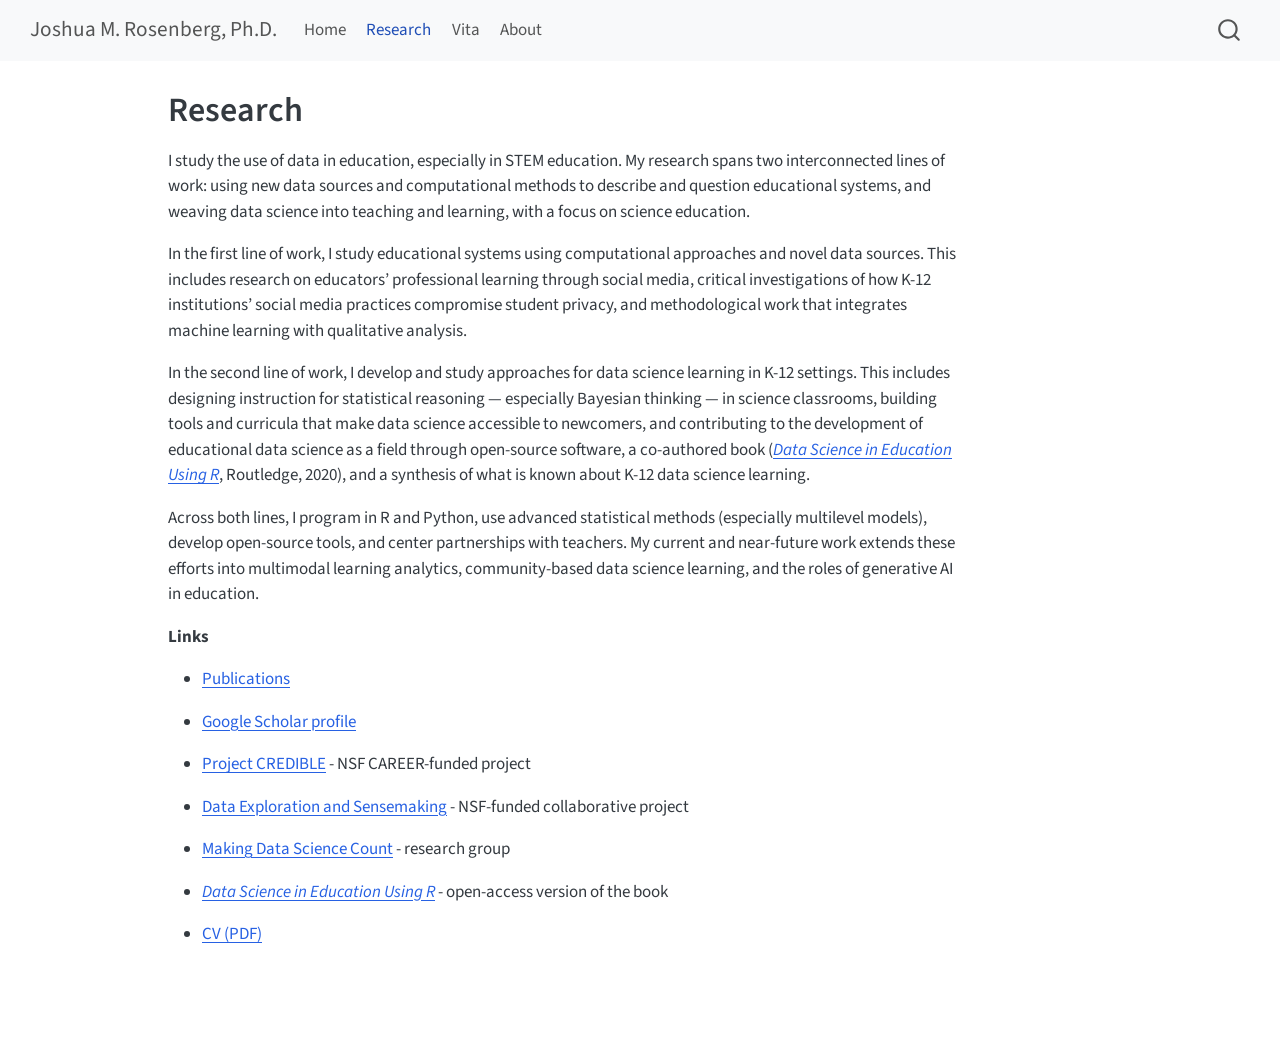
<file: docs/research.html>
<!DOCTYPE html>
<html xmlns="http://www.w3.org/1999/xhtml" lang="en" xml:lang="en"><head>

<meta charset="utf-8">
<meta name="generator" content="quarto-1.11.9">

<meta name="viewport" content="width=device-width, initial-scale=1.0, user-scalable=yes">


<title>Research – Joshua M. Rosenberg, Ph.D.</title>
<style>
/* Default styles provided by pandoc.
** See https://pandoc.org/MANUAL.html#variables-for-html for config info.
*/
span.smallcaps{font-variant: small-caps;}
div.columns{display: flex; gap: 1.5em;}
div.column{flex: auto;}
@media screen {
div.columns{gap: min(4vw, 1.5em);}
div.column{overflow-x: auto;}
}
div.hanging-indent{margin-left: 1.5em; text-indent: -1.5em;}
ul.task-list{list-style: none;}
ul.task-list li input[type="checkbox"] {
  width: 0.8em;
  margin: 0 0.8em 0.2em -1em; /* quarto-specific, see https://github.com/quarto-dev/quarto-cli/issues/4556 */ 
  vertical-align: middle;
}
</style>


<script src="site_libs/quarto-nav/quarto-nav.js"></script>
<script src="site_libs/quarto-nav/headroom.min.js"></script>
<script src="site_libs/clipboard/clipboard.min.js"></script>
<script src="site_libs/quarto-search/autocomplete.umd.js"></script>
<script src="site_libs/quarto-search/fuse.min.js"></script>
<script src="site_libs/quarto-search/quarto-search.js"></script>
<meta name="quarto:offset" content="./">
<script src="site_libs/quarto-html/quarto.js" type="module"></script>
<script src="site_libs/quarto-html/tabsets/tabsets.js" type="module"></script>
<script src="site_libs/quarto-html/scrollable-regions/scrollable-regions.js" type="module"></script>
<script src="site_libs/quarto-html/popper.min.js"></script>
<script src="site_libs/quarto-html/tippy.umd.min.js"></script>
<script src="site_libs/quarto-html/anchor.min.js"></script>
<link href="site_libs/quarto-html/tippy.css" rel="stylesheet">
<link href="site_libs/quarto-html/quarto-syntax-highlighting-63b5708e65d6cd79cd7618c58d0c21e7.css" rel="stylesheet" id="quarto-text-highlighting-styles">
<script src="site_libs/bootstrap/bootstrap.min.js"></script>
<link href="site_libs/bootstrap/bootstrap-icons.css" rel="stylesheet">
<link href="site_libs/bootstrap/bootstrap-d31a0c91b01e363be7b7a36e602e2c70.min.css" rel="stylesheet" append-hash="true" id="quarto-bootstrap" data-mode="light">
<script id="quarto-search-options" type="application/json">{
  "location": "navbar",
  "copy-button": false,
  "collapse-after": 3,
  "panel-placement": "end",
  "type": "overlay",
  "limit": 50,
  "keyboard-shortcut": [
    "f",
    "/",
    "s"
  ],
  "show-item-context": false,
  "language": {
    "search-no-results-text": "No results",
    "search-matching-documents-text": "matching documents",
    "search-copy-link-title": "Copy link to search",
    "search-hide-matches-text": "Hide additional matches",
    "search-more-match-text": "more match in this document",
    "search-more-matches-text": "more matches in this document",
    "search-clear-button-title": "Clear",
    "search-text-placeholder": "",
    "search-detached-cancel-button-title": "Cancel",
    "search-submit-button-title": "Submit",
    "search-label": "Search"
  }
}</script>


<link rel="stylesheet" href="styles.css">
</head>

<body class="nav-fixed quarto-light"><a id="quarto-skip-link" class="visually-hidden-focusable" href="#quarto-document-content">Skip to main content</a>

<div id="quarto-search-results"></div>
  <header id="quarto-header" class="headroom fixed-top">
    <nav class="navbar navbar-expand-lg " data-bs-theme="dark" aria-label="Site">
      <div class="navbar-container container-fluid">
      <div class="navbar-brand-container mx-auto">
    <a class="navbar-brand" href="./index.html">
    <span class="navbar-title">Joshua M. Rosenberg, Ph.D.</span>
    </a>
  </div>
          <button class="navbar-toggler" type="button" data-bs-toggle="collapse" data-bs-target="#navbarCollapse" aria-controls="navbarCollapse" aria-expanded="false" aria-label="Toggle navigation" onclick="if (window.quartoToggleHeadroom) { window.quartoToggleHeadroom(); }">
  <span class="navbar-toggler-icon"></span>
</button>
          <div class="collapse navbar-collapse" id="navbarCollapse">
            <ul class="navbar-nav navbar-nav-scroll me-auto">
  <li class="nav-item">
    <a class="nav-link" href="./index.html"> 
<span class="menu-text">Home</span></a>
  </li>  
  <li class="nav-item">
    <a class="nav-link active" href="./research.html" aria-current="page"> 
<span class="menu-text">Research</span></a>
  </li>  
  <li class="nav-item">
    <a class="nav-link" href="./vita.html"> 
<span class="menu-text">Vita</span></a>
  </li>  
  <li class="nav-item">
    <a class="nav-link" href="./about.html"> 
<span class="menu-text">About</span></a>
  </li>  
</ul>
          </div> <!-- /navcollapse -->
            <div class="quarto-navbar-tools">
</div>
            <div id="quarto-search" class="" title="Search"></div>
      </div> <!-- /container-fluid -->
    </nav>
</header>
<!-- content -->
<div id="quarto-content" class="quarto-container page-columns page-rows-contents page-layout-article page-navbar">
<!-- sidebar -->
<!-- margin-sidebar -->
    <div id="quarto-margin-sidebar" class="sidebar margin-sidebar zindex-bottom">
        
    </div>
<!-- main -->
<main class="content" id="quarto-document-content" tabindex="-1">

<header id="title-block-header" class="quarto-title-block default">
<div class="quarto-title">
<h1 class="title">Research</h1>
</div>



<div class="quarto-title-meta">

    
  
    
  </div>
  


</header>


<p>I study the use of data in education, especially in STEM education. My research spans two interconnected lines of work: using new data sources and computational methods to describe and question educational systems, and weaving data science into teaching and learning, with a focus on science education.</p>
<p>In the first line of work, I study educational systems using computational approaches and novel data sources. This includes research on educators’ professional learning through social media, critical investigations of how K-12 institutions’ social media practices compromise student privacy, and methodological work that integrates machine learning with qualitative analysis.</p>
<p>In the second line of work, I develop and study approaches for data science learning in K-12 settings. This includes designing instruction for statistical reasoning — especially Bayesian thinking — in science classrooms, building tools and curricula that make data science accessible to newcomers, and contributing to the development of educational data science as a field through open-source software, a co-authored book (<a href="https://datascienceineducation.com/"><em>Data Science in Education Using R</em></a>, Routledge, 2020), and a synthesis of what is known about K-12 data science learning.</p>
<p>Across both lines, I program in R and Python, use advanced statistical methods (especially multilevel models), develop open-source tools, and center partnerships with teachers. My current and near-future work extends these efforts into multimodal learning analytics, community-based data science learning, and the roles of generative AI in education.</p>
<p><strong>Links</strong></p>
<ul>
<li><p><a href="publications.qmd">Publications</a></p></li>
<li><p><a href="https://scholar.google.com/citations?user=nxVowRQAAAAJ&amp;hl=en&amp;oi=ao">Google Scholar profile</a></p></li>
<li><p><a href="https://projectcredible.com/">Project CREDIBLE</a> - NSF CAREER-funded project</p></li>
<li><p><a href="https://www.nsf.gov/awardsearch/showAward?AWD_ID=2405912">Data Exploration and Sensemaking</a> - NSF-funded collaborative project</p></li>
<li><p><a href="https://makingdatasciencecount.com/">Making Data Science Count</a> - research group</p></li>
<li><p><a href="https://datascienceineducation.com/"><em>Data Science in Education Using R</em></a> - open-access version of the book</p></li>
<li><p><a href="https://joshuamrosenberg.com/vita.pdf">CV (PDF)</a></p></li>
</ul>



</main> <!-- /main -->
<script id="quarto-html-after-body" type="application/javascript">
  window.document.addEventListener("DOMContentLoaded", function (event) {
    const icon = "";
    const anchorJS = new window.AnchorJS();
    anchorJS.options = {
      placement: 'right',
      icon: icon
    };
    anchorJS.add('.anchored');
    const isCodeAnnotation = (el) => {
      for (const clz of el.classList) {
        if (clz.startsWith('code-annotation-')) {                     
          return true;
        }
      }
      return false;
    }
    const onCopySuccess = function(e) {
      // button target
      const button = e.trigger;
      // don't keep focus
      button.blur();
      // flash "checked"
      button.classList.add('code-copy-button-checked');
      var currentTitle = button.getAttribute("title");
      button.setAttribute("title", "Copied!");
      let tooltip;
      if (window.bootstrap) {
        button.setAttribute("data-bs-toggle", "tooltip");
        button.setAttribute("data-bs-placement", "left");
        button.setAttribute("data-bs-title", "Copied!");
        tooltip = new bootstrap.Tooltip(button, 
          { trigger: "manual", 
            customClass: "code-copy-button-tooltip",
            offset: [0, -8]});
        tooltip.show();    
      }
      setTimeout(function() {
        if (tooltip) {
          tooltip.hide();
          button.removeAttribute("data-bs-title");
          button.removeAttribute("data-bs-toggle");
          button.removeAttribute("data-bs-placement");
        }
        button.setAttribute("title", currentTitle);
        button.classList.remove('code-copy-button-checked');
      }, 1000);
      // clear code selection
      e.clearSelection();
    }
    const getTextToCopy = function(trigger) {
      const outerScaffold = trigger.parentElement.cloneNode(true);
      const codeEl = outerScaffold.querySelector('code');
      for (const childEl of codeEl.children) {
        if (isCodeAnnotation(childEl)) {
          childEl.remove();
        }
      }
      return codeEl.innerText;
    }
    const clipboard = new window.ClipboardJS('.code-copy-button:not([data-in-quarto-modal])', {
      text: getTextToCopy
    });
    clipboard.on('success', onCopySuccess);
    if (window.document.getElementById('quarto-embedded-source-code-modal')) {
      const clipboardModal = new window.ClipboardJS('.code-copy-button[data-in-quarto-modal]', {
        text: getTextToCopy,
        container: window.document.getElementById('quarto-embedded-source-code-modal')
      });
      clipboardModal.on('success', onCopySuccess);
    }
      var localhostRegex = new RegExp(/^(?:http|https):\/\/localhost\:?[0-9]*\//);
      var mailtoRegex = new RegExp(/^mailto:/);
        var filterRegex = new RegExp('/' + window.location.host + '/');
      var isInternal = (href) => {
          return filterRegex.test(href) || localhostRegex.test(href) || mailtoRegex.test(href);
      }
      // Inspect non-navigation links and adorn them if external
      window.quartoDecorateExternalLinks = function (root) {
     var links = (root || window.document).querySelectorAll('a[href]:not(.nav-link):not(.navbar-brand):not(.toc-action):not(.sidebar-link):not(.sidebar-item-toggle):not(.pagination-link):not(.no-external):not([aria-hidden]):not(.dropdown-item):not(.quarto-navigation-tool):not(.about-link)');
      for (var i=0; i<links.length; i++) {
        const link = links[i];
        if (!isInternal(link.href)) {
          // undo the damage that might have been done by quarto-nav.js in the case of
          // links that we want to consider external
          if (link.dataset.originalHref !== undefined) {
            link.href = link.dataset.originalHref;
          }
          if (!link.classList.contains('no-external-icon')) {
          }
        }
      }
      };
      window.quartoDecorateExternalLinks(window.document);
    // Esc closes the popup (WCAG 1.4.13) and focus leaving both trigger and
    // popup closes it (WCAG 2.4.11); tippy handles neither for interactive popups.
    const hideOnEscAndFocusOut = {
      name: 'hideOnEscAndFocusOut',
      defaultValue: true,
      fn(instance) {
        const dismiss = () => {
          // A show scheduled by the trigger delay would otherwise reopen it
          instance.clearDelayTimeouts();
          instance.hide();
        };
        const onKeyDown = (event) => {
          if (event.key !== 'Escape') {
            return;
          }
          // Keep Esc from also reaching page handlers (e.g. reveal.js overview),
          // except an open reveal.js slide menu, which Esc should close too.
          // The menu handles keys only when its keyboard option is on.
          const menuHandlesEsc = window.Reveal?.getPlugin?.('menu')?.isOpen() &&
            window.Reveal.getConfig().menu?.keyboard !== false;
          if (!menuHandlesEsc) {
            event.stopPropagation();
          }
          if (instance.popper.contains(window.document.activeElement)) {
            // Disabled while refocusing so the focus trigger does not reopen it
            instance.disable();
            instance.reference.focus();
            instance.enable();
          }
          dismiss();
        };
        const onFocusOut = (event) => {
          const target = event.relatedTarget;
          if (target && !instance.reference.contains(target) &&
              !instance.popper.contains(target)) {
            dismiss();
          }
        };
        // On the trigger too: a click trigger (code-annotations: select) has no
        // blur handling. Attached for the instance's lifetime so leaving the
        // trigger also cancels a show still pending on the trigger delay.
        instance.reference.addEventListener('focusout', onFocusOut);
        return {
          onShow() {
            window.document.addEventListener('keydown', onKeyDown, true);
            instance.popper.addEventListener('focusout', onFocusOut);
          },
          onHide() {
            window.document.removeEventListener('keydown', onKeyDown, true);
            instance.popper.removeEventListener('focusout', onFocusOut);
          },
          onDestroy() {
            instance.reference.removeEventListener('focusout', onFocusOut);
          },
        };
      },
    };
    function tippyHover(el, contentFn, onTriggerFn, onUntriggerFn) {
      const config = {
        allowHTML: true,
        maxWidth: 500,
        delay: 100,
        arrow: false,
        appendTo: function(el) {
            return el.parentElement;
        },
        interactive: true,
        interactiveBorder: 10,
        theme: 'quarto',
        placement: 'bottom-start',
        plugins: [hideOnEscAndFocusOut],
      };
      if (contentFn) {
        config.content = contentFn;
      }
      if (onTriggerFn) {
        config.onTrigger = onTriggerFn;
      }
      if (onUntriggerFn) {
        config.onUntrigger = onUntriggerFn;
      }
      window.tippy(el, config); 
    }
    const noterefs = window.document.querySelectorAll('a[role="doc-noteref"]');
    for (var i=0; i<noterefs.length; i++) {
      const ref = noterefs[i];
      tippyHover(ref, function() {
        // use id or data attribute instead here
        let href = ref.getAttribute('data-footnote-href') || ref.getAttribute('href');
        try { href = new URL(href).hash; } catch {}
        const id = href.replace(/^#\/?/, "");
        const note = window.document.getElementById(id);
        if (note) {
          return note.innerHTML;
        } else {
          return "";
        }
      });
    }
    const xrefs = window.document.querySelectorAll('a.quarto-xref');
    const processXRef = (id, note) => {
      // Strip column container classes
      const stripColumnClz = (el) => {
        el.classList.remove("page-full", "page-columns");
        if (el.children) {
          for (const child of el.children) {
            stripColumnClz(child);
          }
        }
      }
      stripColumnClz(note)
      if (id === null || id.startsWith('sec-')) {
        // Special case sections, only their first couple elements
        const container = document.createElement("div");
        if (note.children && note.children.length > 2) {
          container.appendChild(note.children[0].cloneNode(true));
          for (let i = 1; i < note.children.length; i++) {
            const child = note.children[i];
            if (child.tagName === "P" && child.innerText === "") {
              continue;
            } else {
              container.appendChild(child.cloneNode(true));
              break;
            }
          }
          if (window.Quarto?.typesetMath) {
            window.Quarto.typesetMath(container);
          }
          return container.innerHTML
        } else {
          if (window.Quarto?.typesetMath) {
            window.Quarto.typesetMath(note);
          }
          return note.innerHTML;
        }
      } else {
        // Remove any anchor links if they are present
        const anchorLink = note.querySelector('a.anchorjs-link');
        if (anchorLink) {
          anchorLink.remove();
        }
        if (window.Quarto?.typesetMath) {
          window.Quarto.typesetMath(note);
        }
        if (note.classList.contains("callout")) {
          return note.outerHTML;
        } else {
          return note.innerHTML;
        }
      }
    }
    for (var i=0; i<xrefs.length; i++) {
      const xref = xrefs[i];
      tippyHover(xref, undefined, function(instance) {
        instance.disable();
        let url = xref.getAttribute('href');
        let hash = undefined; 
        if (url.startsWith('#')) {
          hash = url;
        } else {
          try { hash = new URL(url).hash; } catch {}
        }
        if (hash) {
          const id = hash.replace(/^#\/?/, "");
          const note = window.document.getElementById(id);
          if (note !== null) {
            try {
              const html = processXRef(id, note.cloneNode(true));
              instance.setContent(html);
            } finally {
              instance.enable();
              instance.show();
            }
          } else {
            // See if we can fetch this
            fetch(url.split('#')[0])
            .then(res => res.text())
            .then(html => {
              const parser = new DOMParser();
              const htmlDoc = parser.parseFromString(html, "text/html");
              const note = htmlDoc.getElementById(id);
              if (note !== null) {
                const html = processXRef(id, note);
                instance.setContent(html);
              } 
            }).finally(() => {
              instance.enable();
              instance.show();
            });
          }
        } else {
          // See if we can fetch a full url (with no hash to target)
          // This is a special case and we should probably do some content thinning / targeting
          fetch(url)
          .then(res => res.text())
          .then(html => {
            const parser = new DOMParser();
            const htmlDoc = parser.parseFromString(html, "text/html");
            const note = htmlDoc.querySelector('main.content');
            if (note !== null) {
              // This should only happen for chapter cross references
              // (since there is no id in the URL)
              // remove the first header
              if (note.children.length > 0 && note.children[0].tagName === "HEADER") {
                note.children[0].remove();
              }
              const html = processXRef(null, note);
              instance.setContent(html);
            } 
          }).finally(() => {
            instance.enable();
            instance.show();
          });
        }
      }, function(instance) {
      });
    }
        let selectedAnnoteEl;
        const selectorForAnnotation = ( cell, annotation) => {
          let cellAttr = 'data-code-cell="' + cell + '"';
          let lineAttr = 'data-code-annotation="' +  annotation + '"';
          const selector = 'span[' + cellAttr + '][' + lineAttr + ']';
          return selector;
        }
        const selectCodeLines = (annoteEl) => {
          const doc = window.document;
          const targetCell = annoteEl.getAttribute("data-target-cell");
          const targetAnnotation = annoteEl.getAttribute("data-target-annotation");
          const annoteSpan = window.document.querySelector(selectorForAnnotation(targetCell, targetAnnotation));
          const lines = annoteSpan.getAttribute("data-code-lines").split(",");
          const lineIds = lines.map((line) => {
            return targetCell + "-" + line;
          })
          // Each band is positioned against its own containing block, which is
          // not the offsetParent of the lines, so place it from client rects.
          const placeBand = (band, firstEl, lastEl, codeBlock) => {
            const container = band.offsetParent;
            if (container === null) {
              return;
            }
            const containerRect = container.getBoundingClientRect();
            // Reveal.js scales slides with a transform, so convert client
            // pixels back to the CSS pixels of the container.
            const scale = containerRect.height / container.offsetHeight || 1;
            const firstRect = firstEl.getBoundingClientRect();
            const lastRect = lastEl.getBoundingClientRect();
            const top = (firstRect.top - containerRect.top) / scale - container.clientTop + container.scrollTop;
            const height = (lastRect.bottom - firstRect.top) / scale;
            band.style.top = top - 2 + "px";
            band.style.height = height + 4 + "px";
            if (codeBlock) {
              // Without the copy button wrapper, the containing block is wider
              // than the code block, so span the code block explicitly.
              const blockRect = codeBlock.getBoundingClientRect();
              band.style.left = (blockRect.left - containerRect.left) / scale - container.clientLeft + container.scrollLeft + "px";
              band.style.width = blockRect.width / scale + "px";
            }
          };
          if (lineIds.length > 0) {
            const el = window.document.getElementById(lineIds[0]);
            const lastEl = window.document.getElementById(lineIds[lineIds.length - 1]);
            const parent = el.parentElement.parentElement;
            // cook up a div (if necessary) and position it
            let div = window.document.getElementById("code-annotation-line-highlight");
            if (div === null) {
              div = window.document.createElement("div");
              div.setAttribute("id", "code-annotation-line-highlight");
              div.style.position = 'absolute';
              parent.appendChild(div);
            }
            placeBand(div, el, lastEl, parent.closest("div.sourceCode") || parent);
            let gutterDiv = window.document.getElementById("code-annotation-line-highlight-gutter");
            if (gutterDiv === null) {
              gutterDiv = window.document.createElement("div");
              gutterDiv.setAttribute("id", "code-annotation-line-highlight-gutter");
              gutterDiv.style.position = 'absolute';
              const codeCell = window.document.getElementById(targetCell);
              const gutter = codeCell.querySelector('.code-annotation-gutter');
              gutter.appendChild(gutterDiv);
            }
            placeBand(gutterDiv, el, lastEl);
            selectedAnnoteEl = annoteEl;
          }
        };
        const unselectCodeLines = () => {
          const elementsIds = ["code-annotation-line-highlight", "code-annotation-line-highlight-gutter"];
          elementsIds.forEach((elId) => {
            const div = window.document.getElementById(elId);
            if (div) {
              div.remove();
            }
          });
          selectedAnnoteEl = undefined;
        };
          // Handle positioning of the toggle
      window.addEventListener(
        "resize",
        throttle(() => {
          elRect = undefined;
          if (selectedAnnoteEl) {
            selectCodeLines(selectedAnnoteEl);
          }
        }, 10)
      );
      function throttle(fn, ms) {
      let throttle = false;
      let timer;
        return (...args) => {
          if(!throttle) { // first call gets through
              fn.apply(this, args);
              throttle = true;
          } else { // all the others get throttled
              if(timer) clearTimeout(timer); // cancel #2
              timer = setTimeout(() => {
                fn.apply(this, args);
                timer = throttle = false;
              }, ms);
          }
        };
      }
        // Attach click handler to the DT
        const annoteDls = window.document.querySelectorAll('dt[data-target-cell]');
        for (const annoteDlNode of annoteDls) {
          annoteDlNode.addEventListener('click', (event) => {
            const clickedEl = event.target;
            if (clickedEl !== selectedAnnoteEl) {
              unselectCodeLines();
              const activeEl = window.document.querySelector('dt[data-target-cell].code-annotation-active');
              if (activeEl) {
                activeEl.classList.remove('code-annotation-active');
              }
              selectCodeLines(clickedEl);
              clickedEl.classList.add('code-annotation-active');
            } else {
              // Unselect the line
              unselectCodeLines();
              clickedEl.classList.remove('code-annotation-active');
            }
          });
        }
    const findCites = (el) => {
      const parentEl = el.parentElement;
      if (parentEl) {
        const cites = parentEl.dataset.cites;
        if (cites) {
          return {
            el,
            cites: cites.split(' ')
          };
        } else {
          return findCites(el.parentElement)
        }
      } else {
        return undefined;
      }
    };
    var bibliorefs = window.document.querySelectorAll('a[role="doc-biblioref"]');
    for (var i=0; i<bibliorefs.length; i++) {
      const ref = bibliorefs[i];
      const citeInfo = findCites(ref);
      if (citeInfo) {
        tippyHover(citeInfo.el, function() {
          var popup = window.document.createElement('div');
          citeInfo.cites.forEach(function(cite) {
            var citeDiv = window.document.createElement('div');
            citeDiv.classList.add('hanging-indent');
            citeDiv.classList.add('csl-entry');
            var biblioDiv = window.document.getElementById('ref-' + cite);
            if (biblioDiv) {
              citeDiv.innerHTML = biblioDiv.innerHTML;
            }
            popup.appendChild(citeDiv);
          });
          return popup.innerHTML;
        });
      }
    }
  });
  </script>
  <script type="application/javascript">
  window.quartoScrollableRegionsLabels = {"code":"Scrollable code","output":"Scrollable output"};
  </script>
</div> <!-- /content -->




</body></html>
</file>
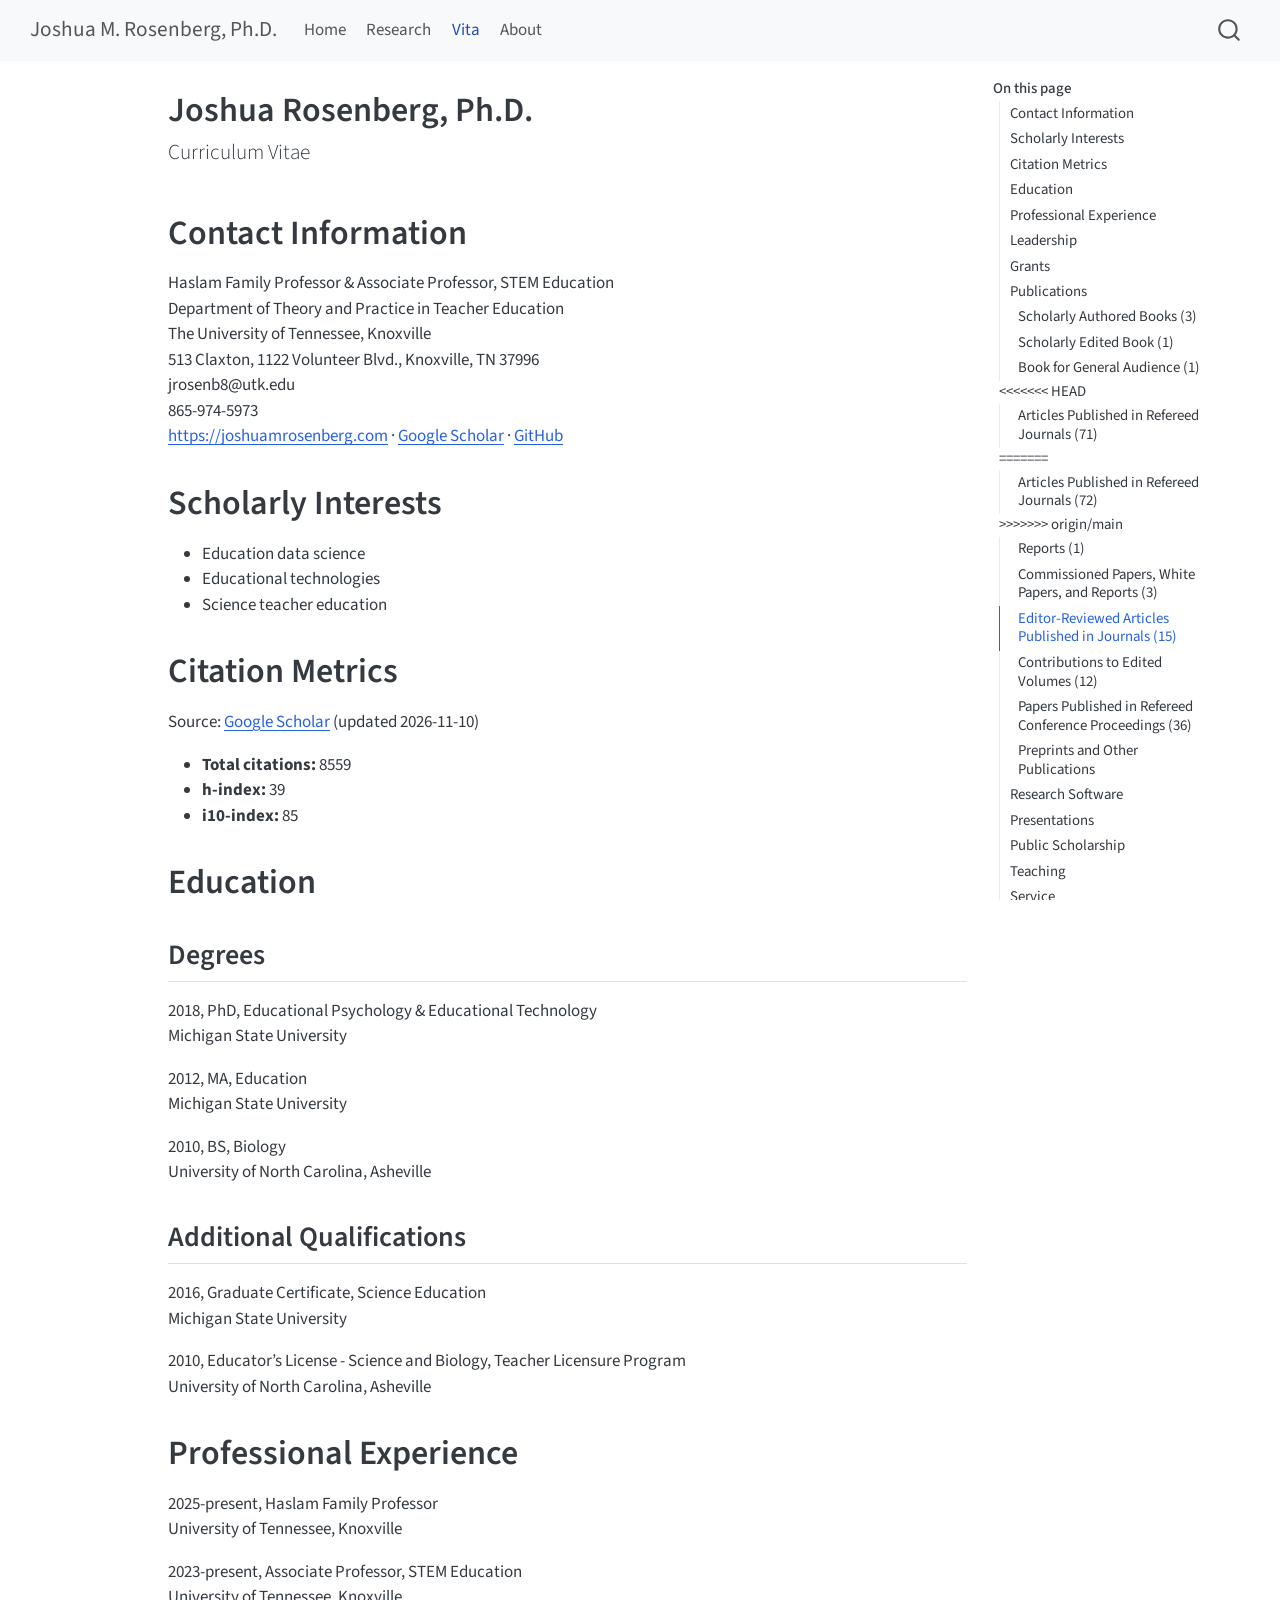
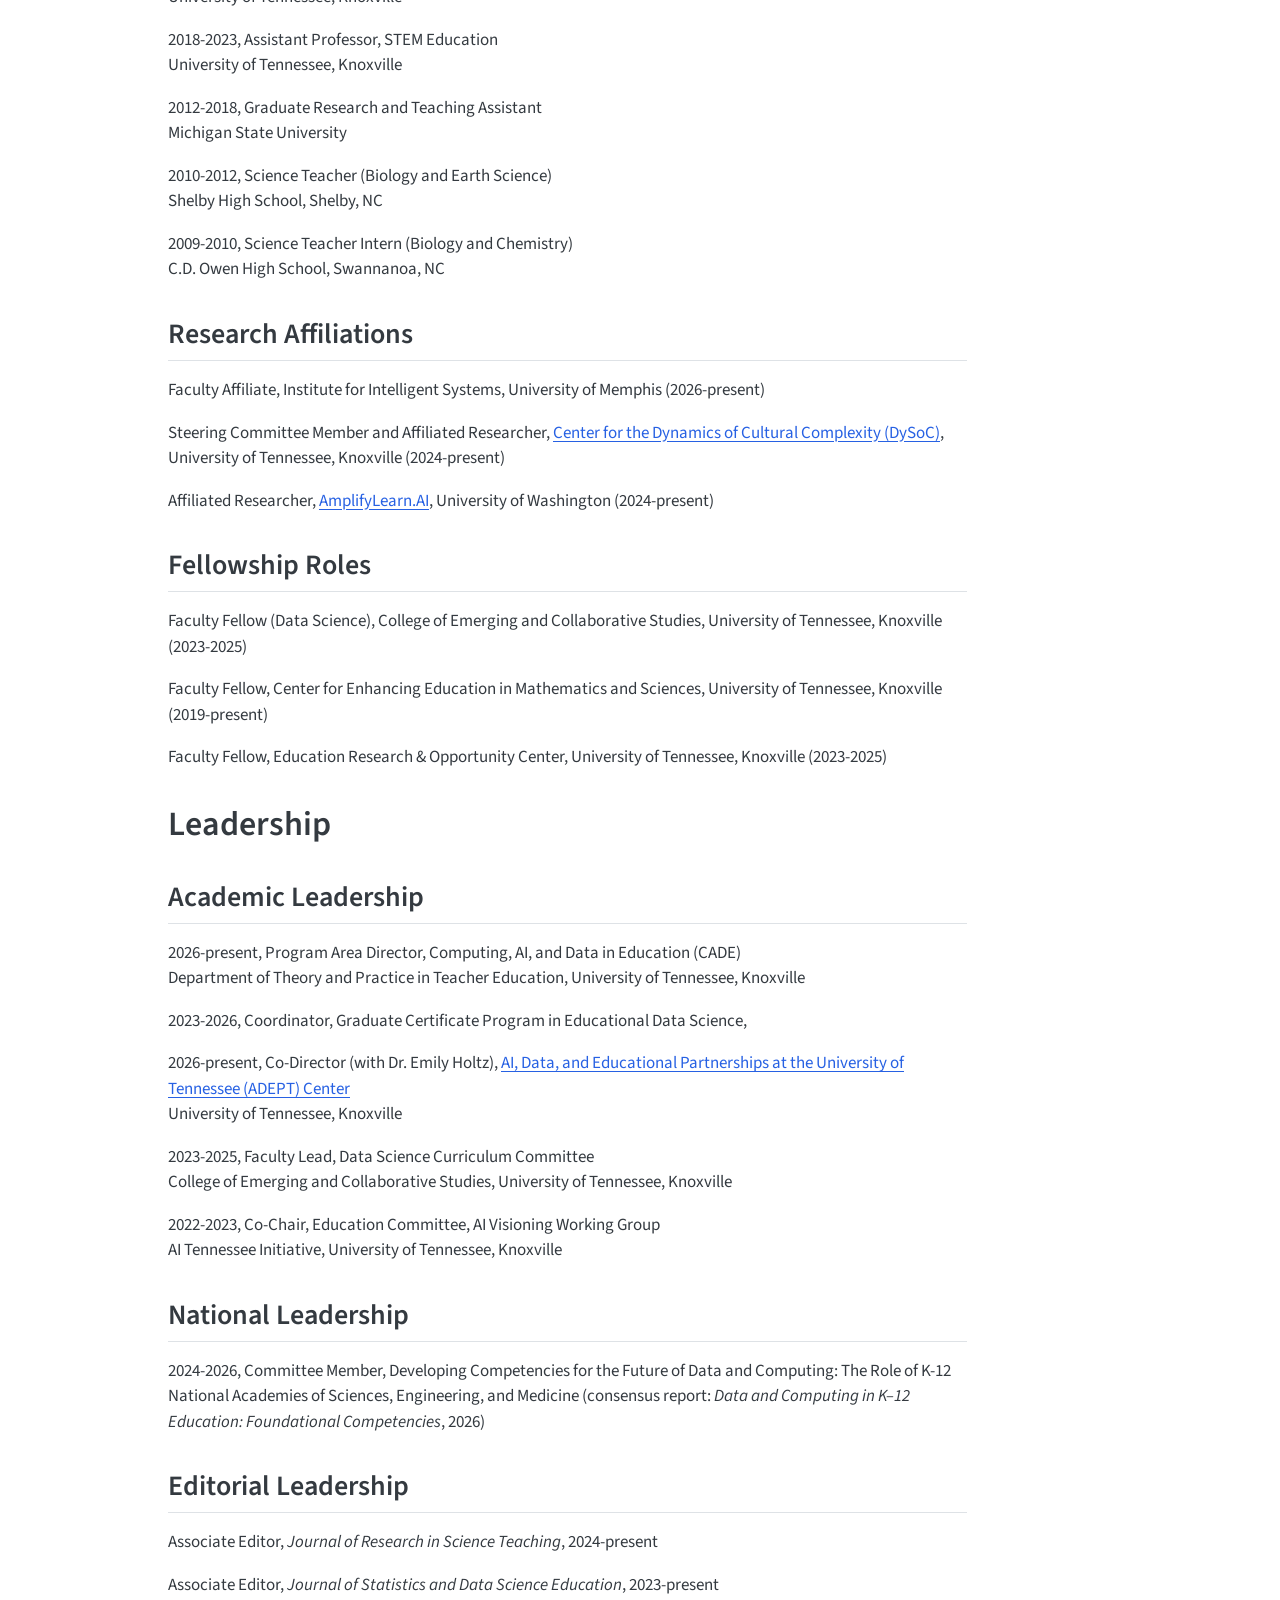
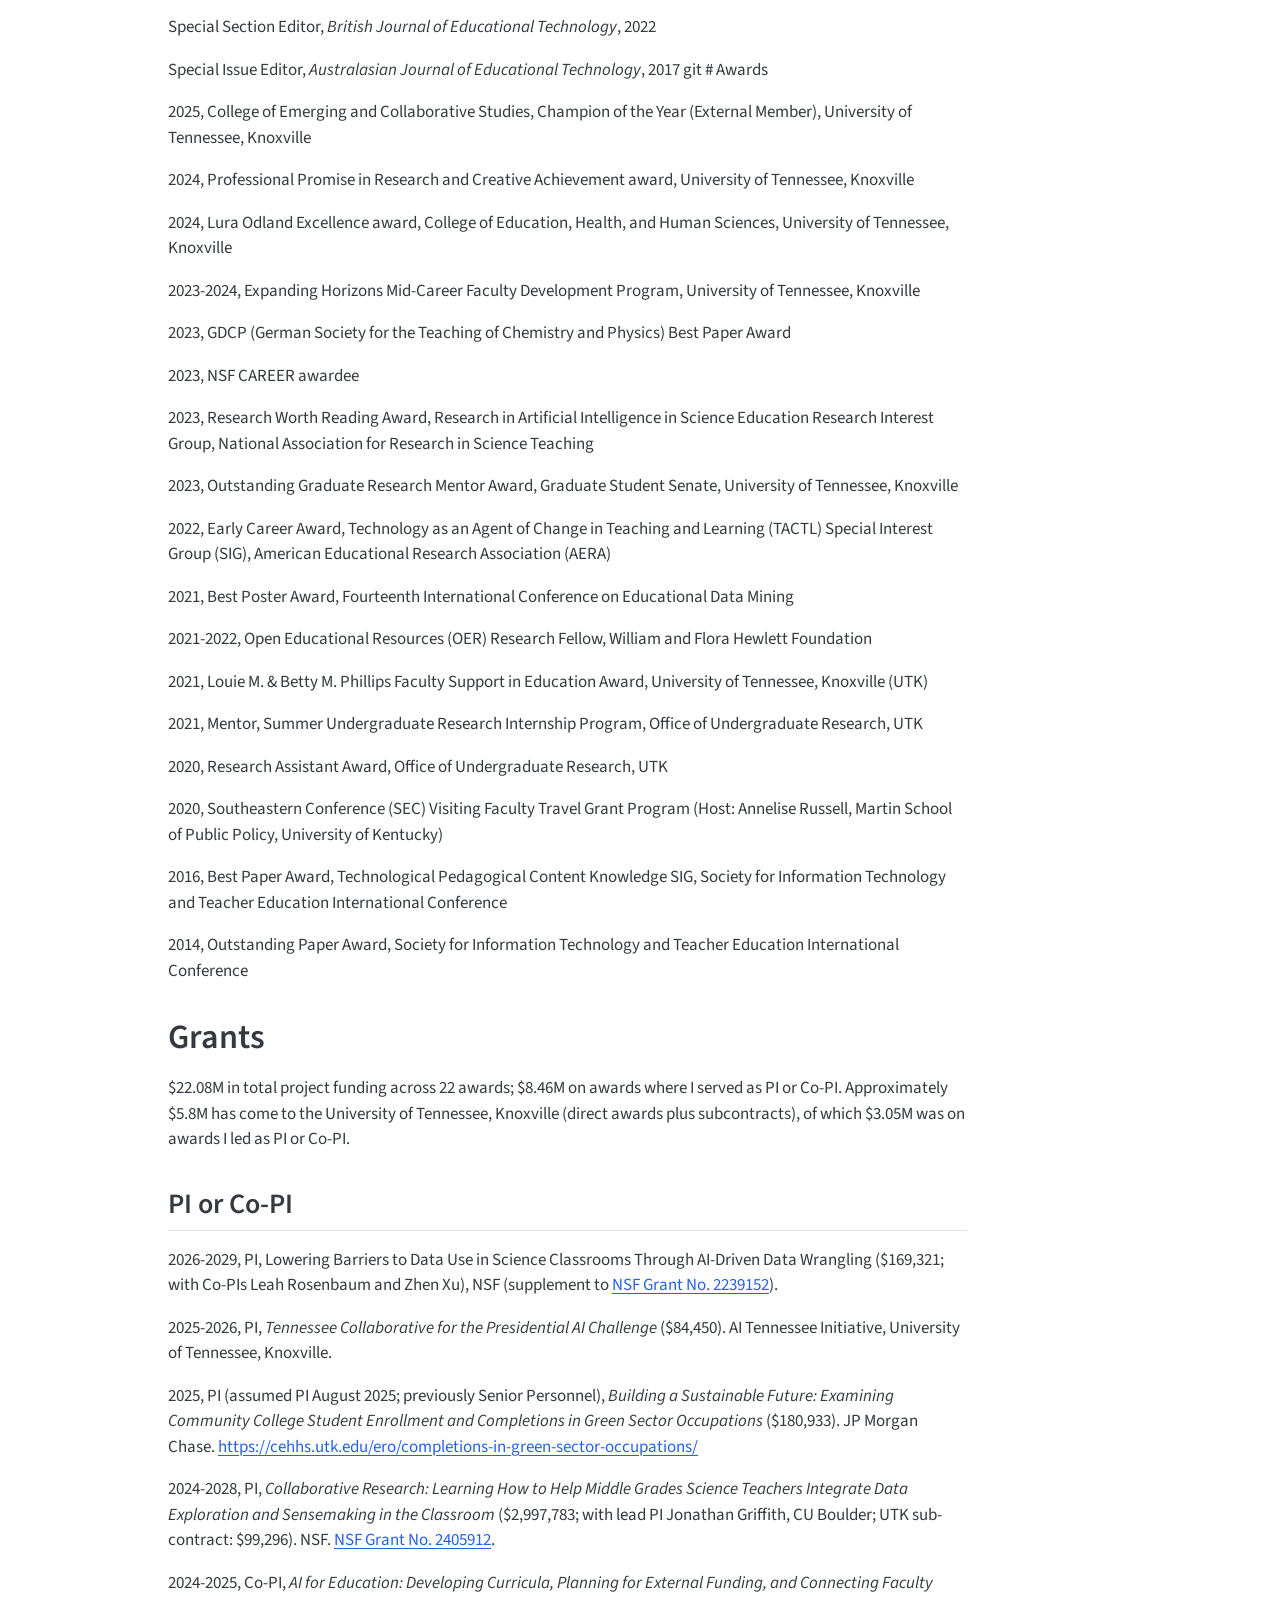
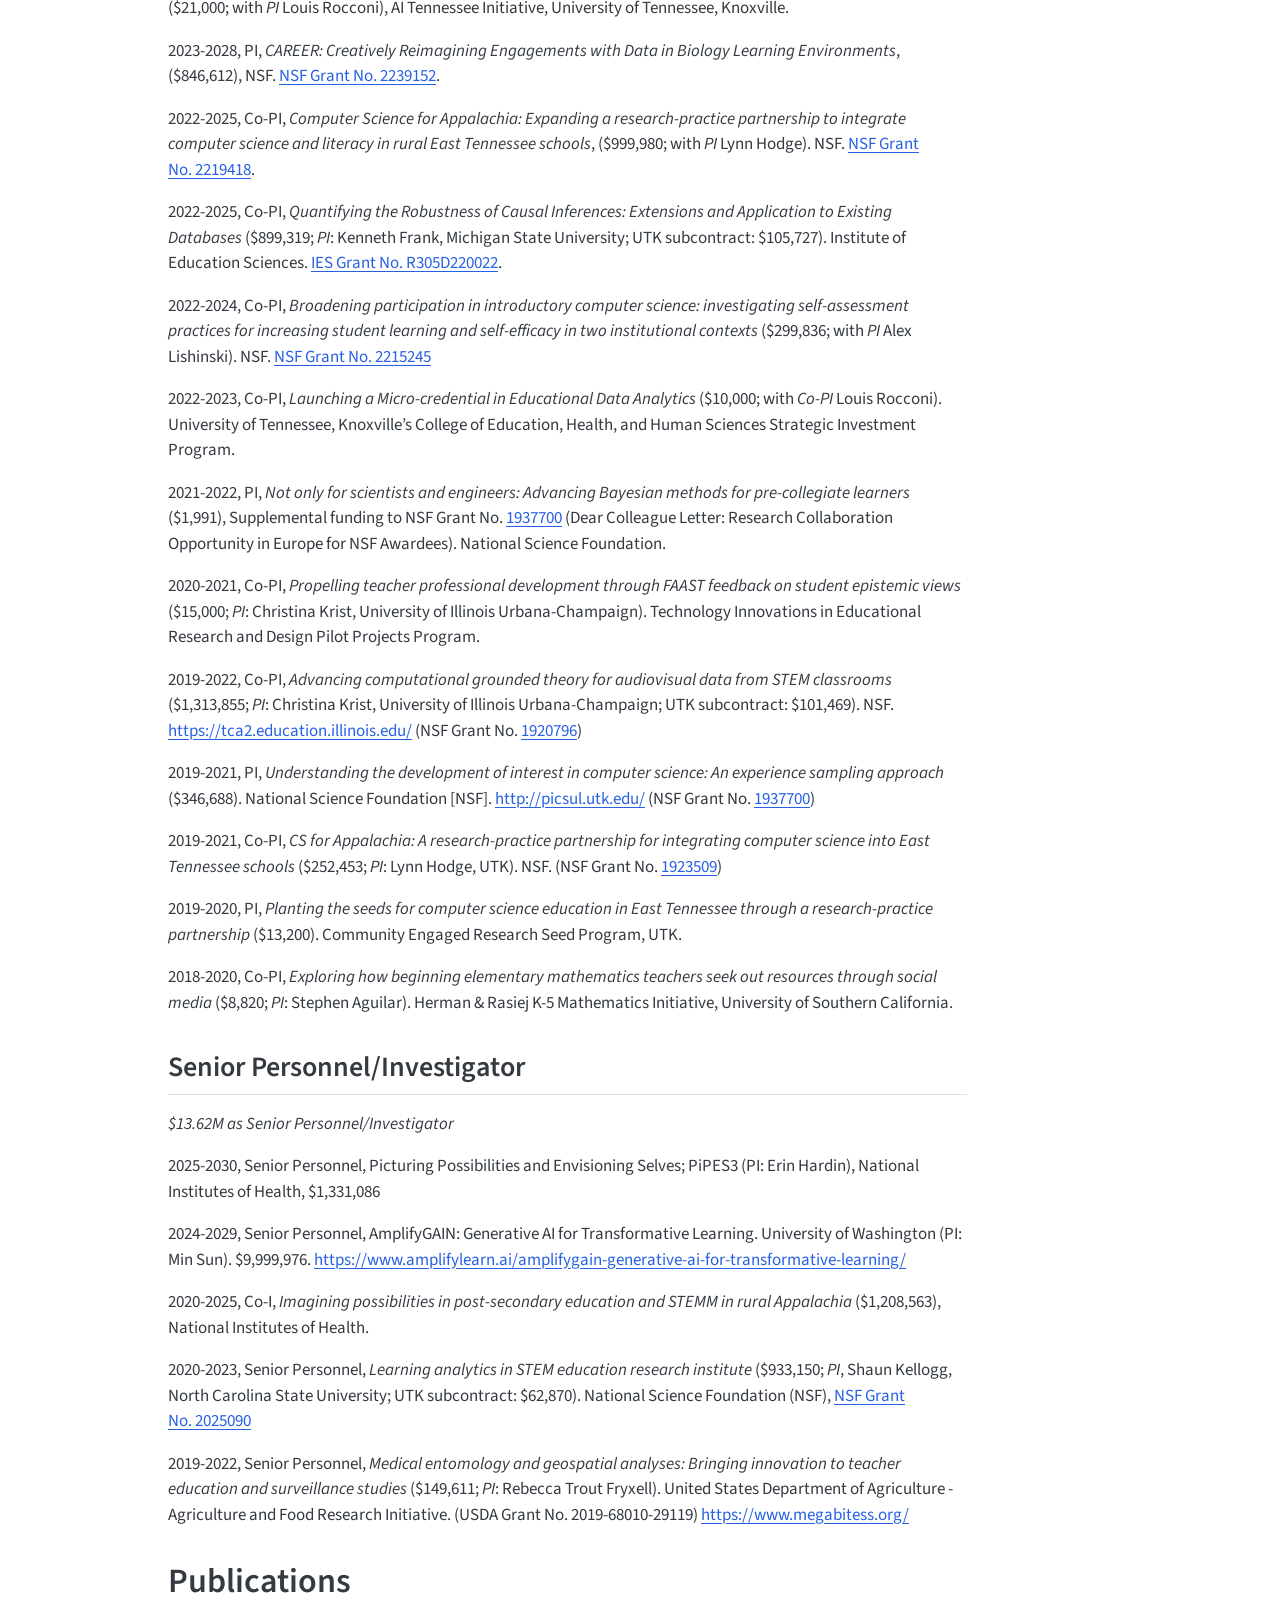
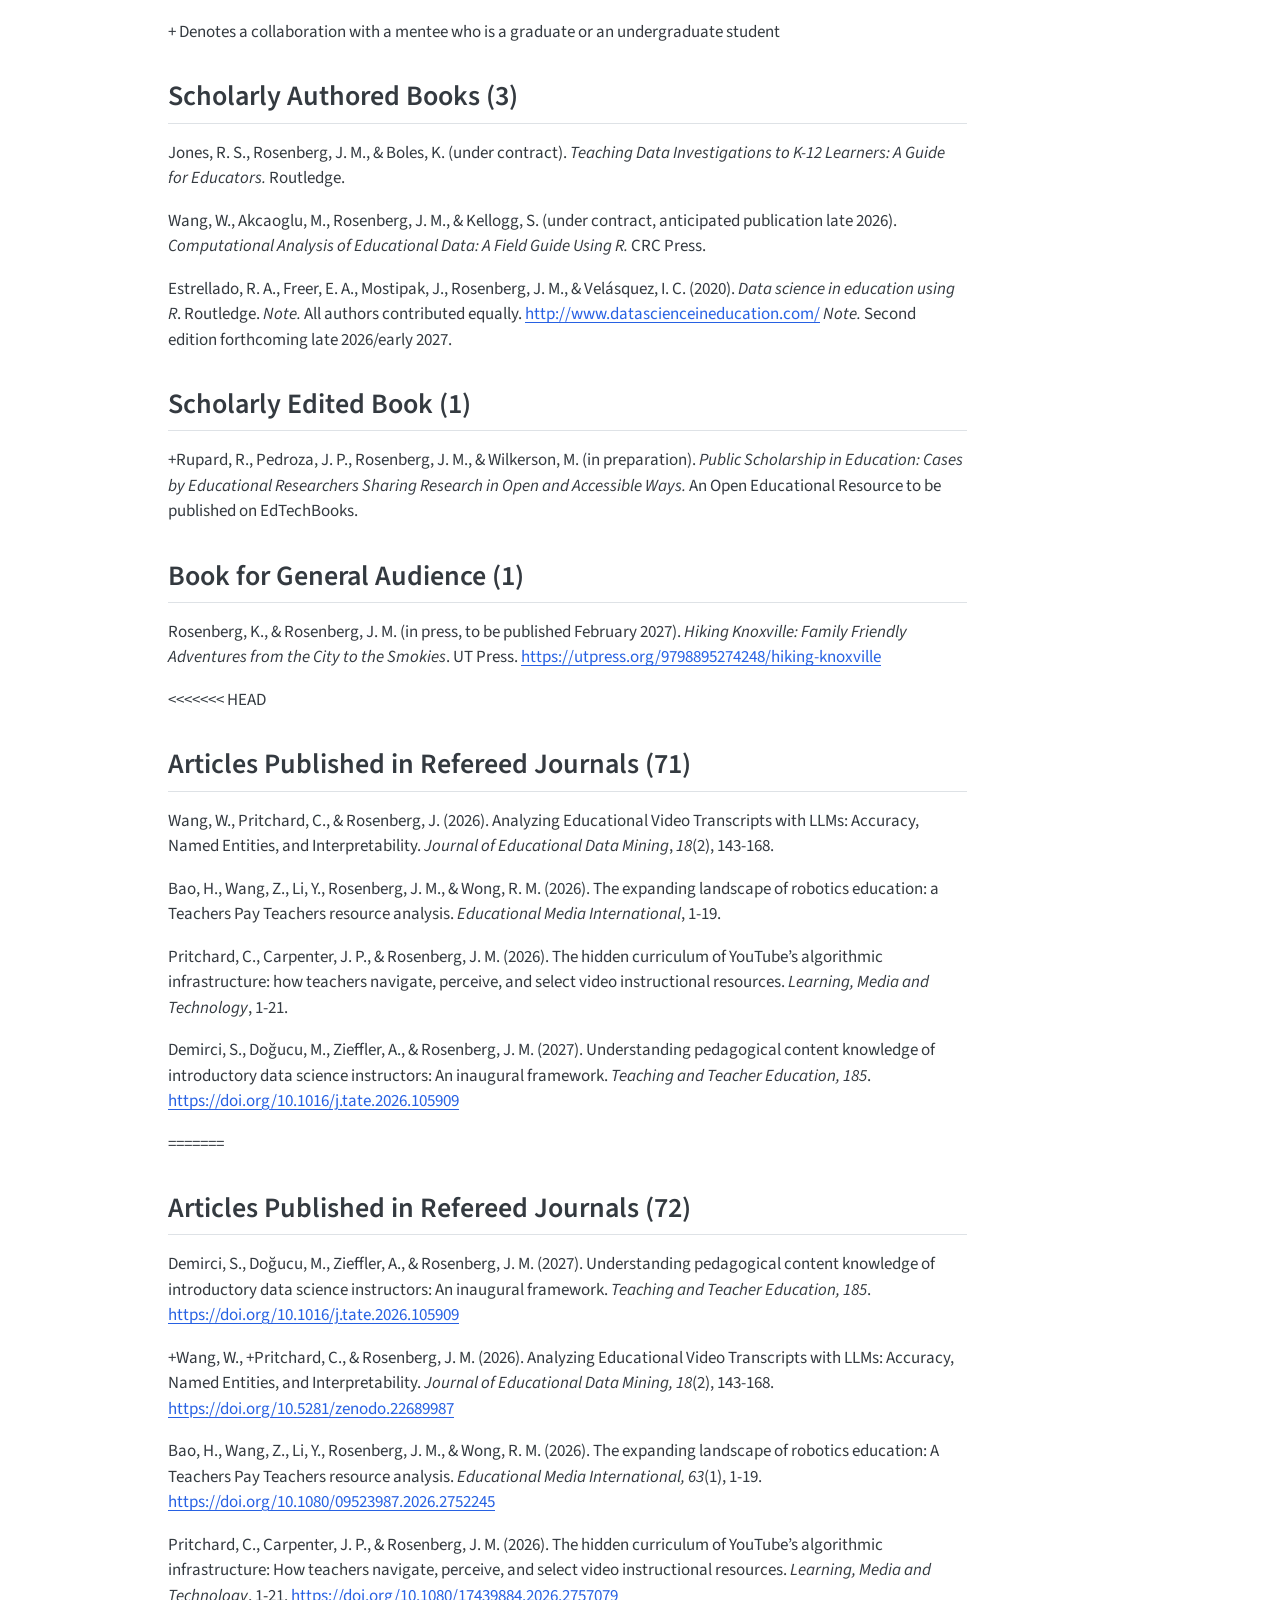
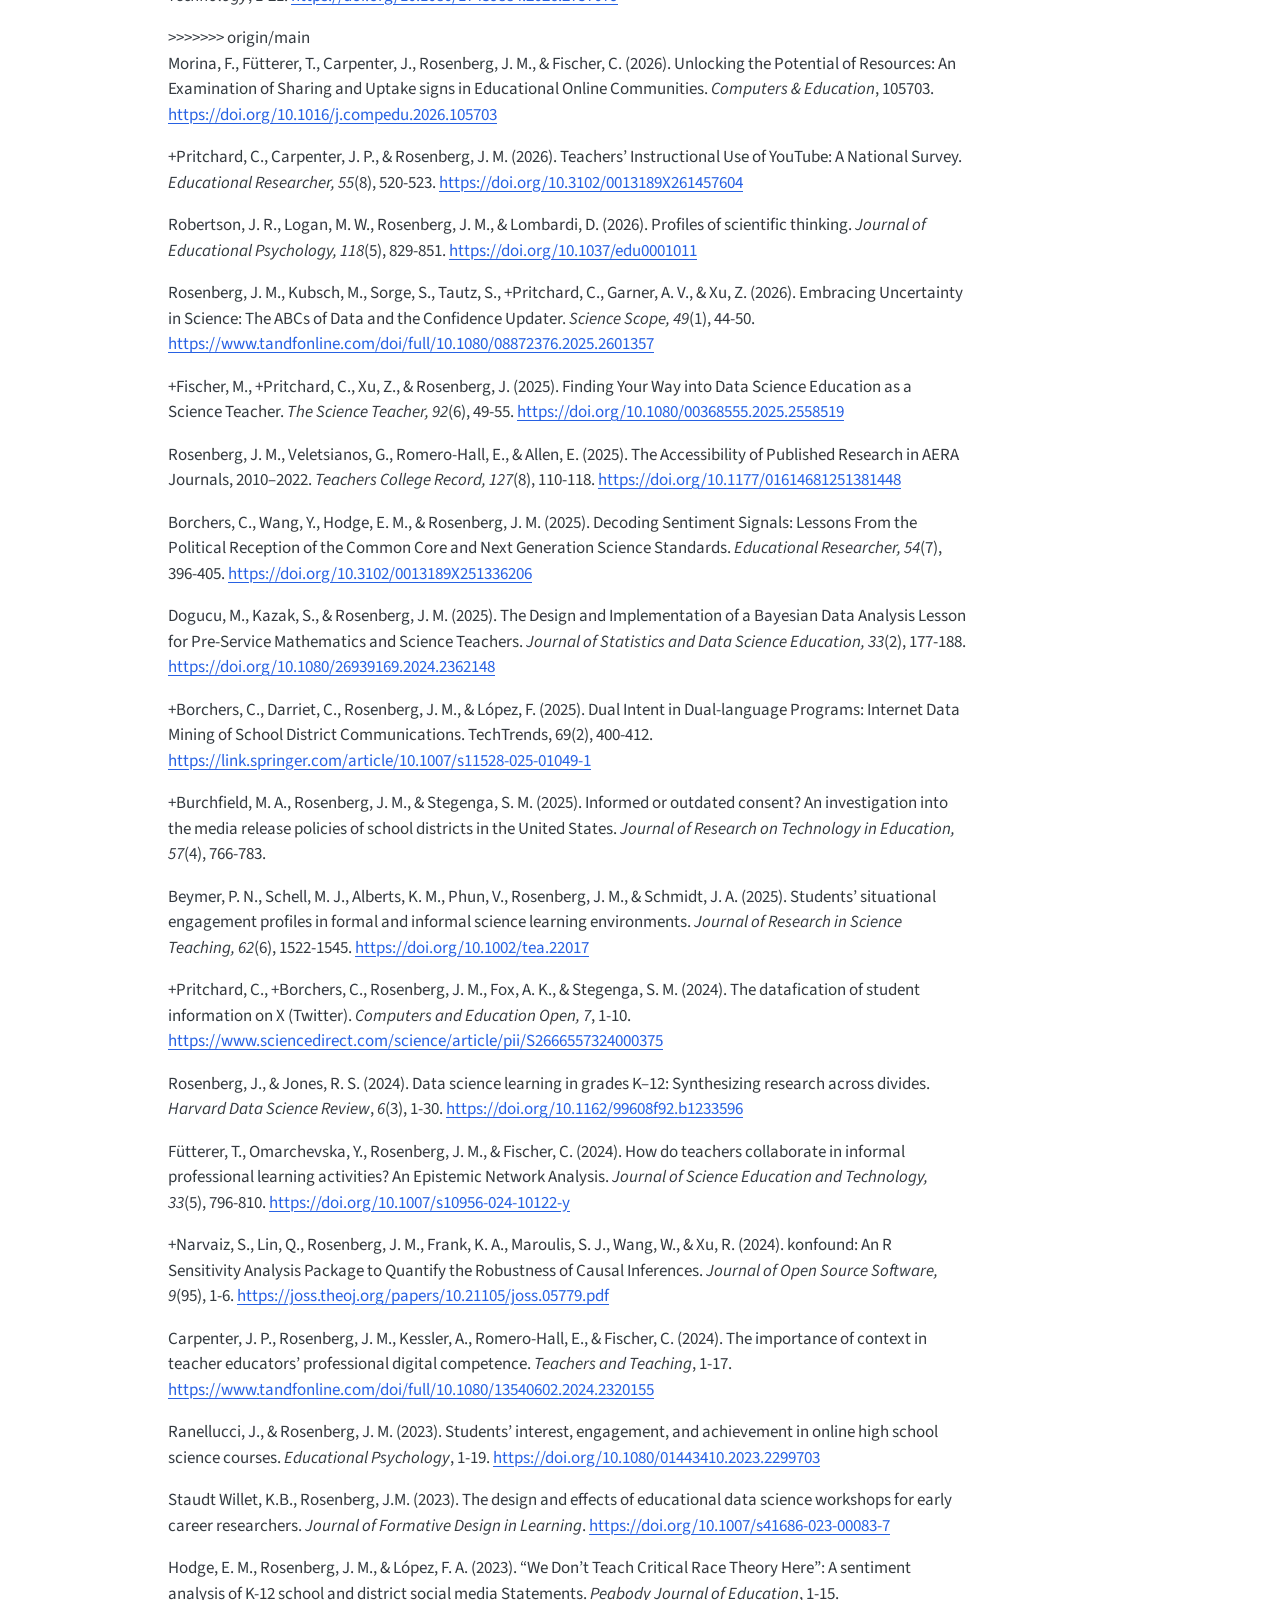
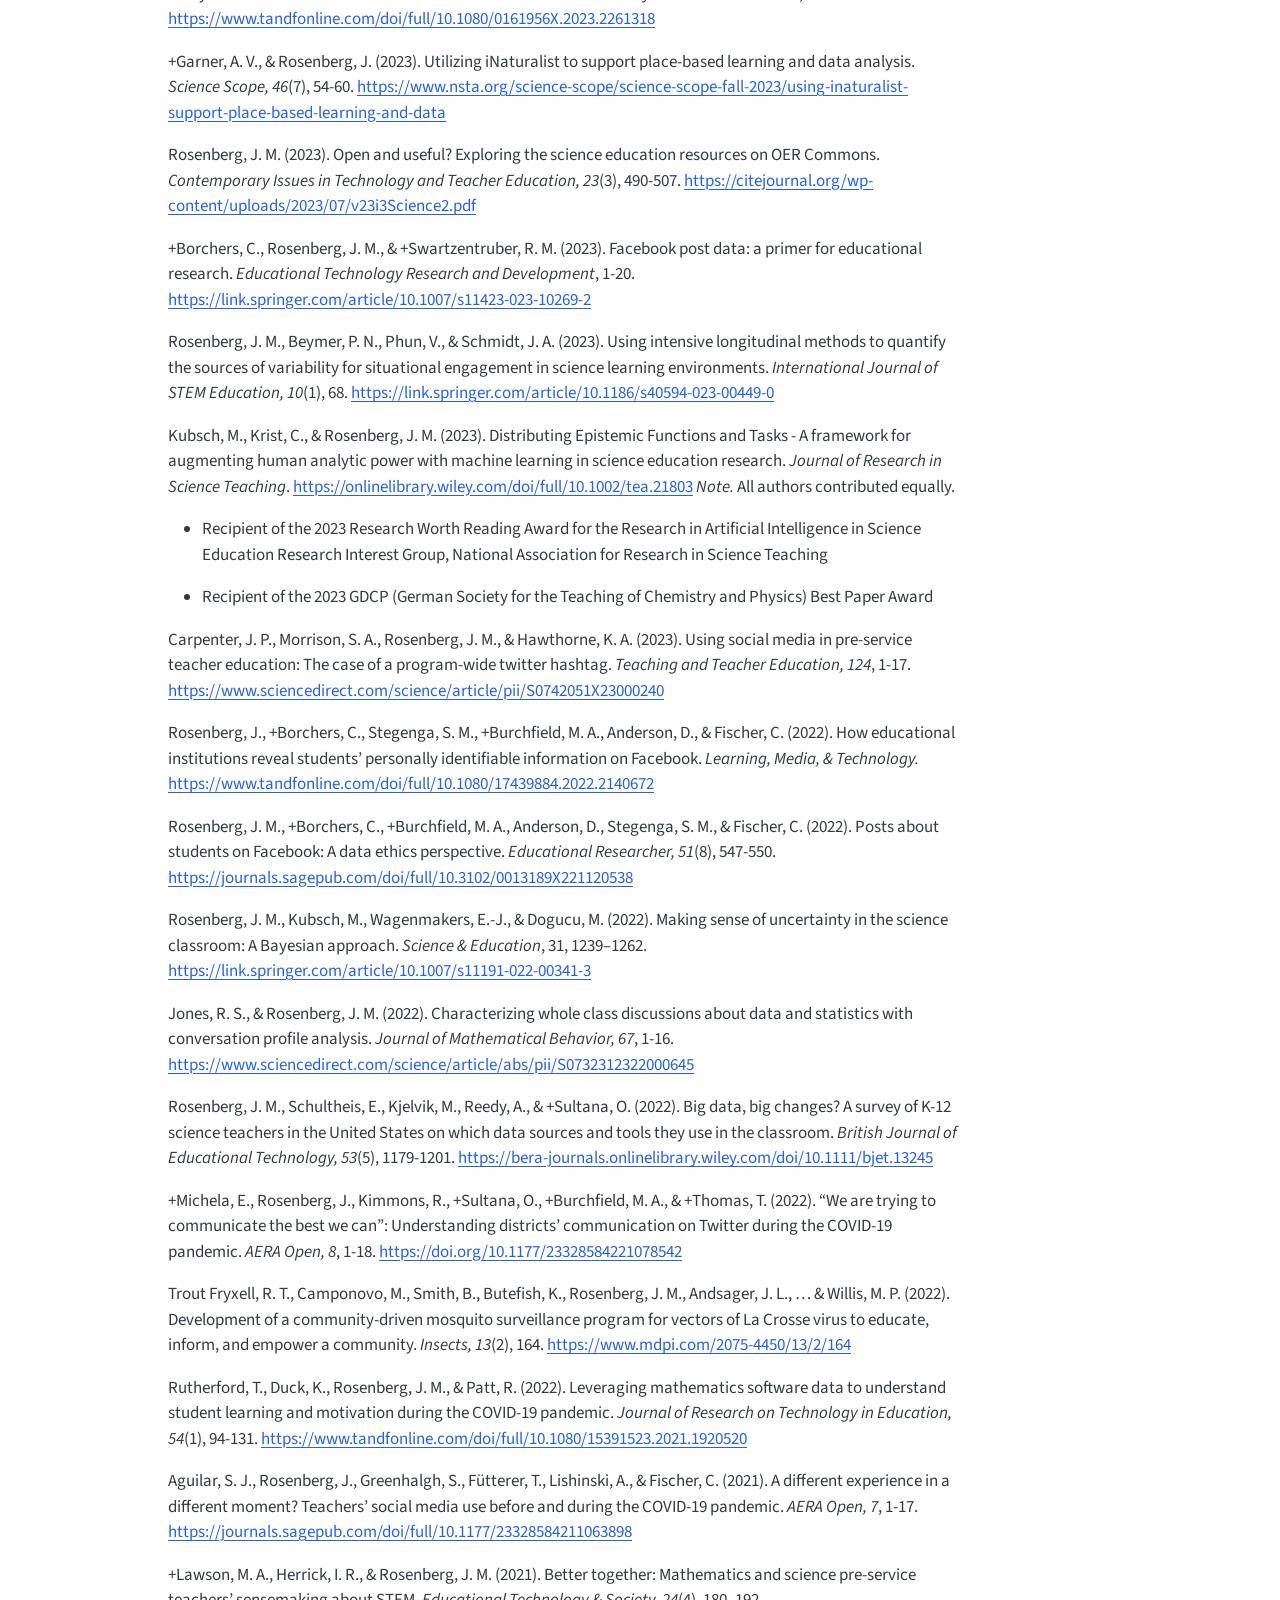
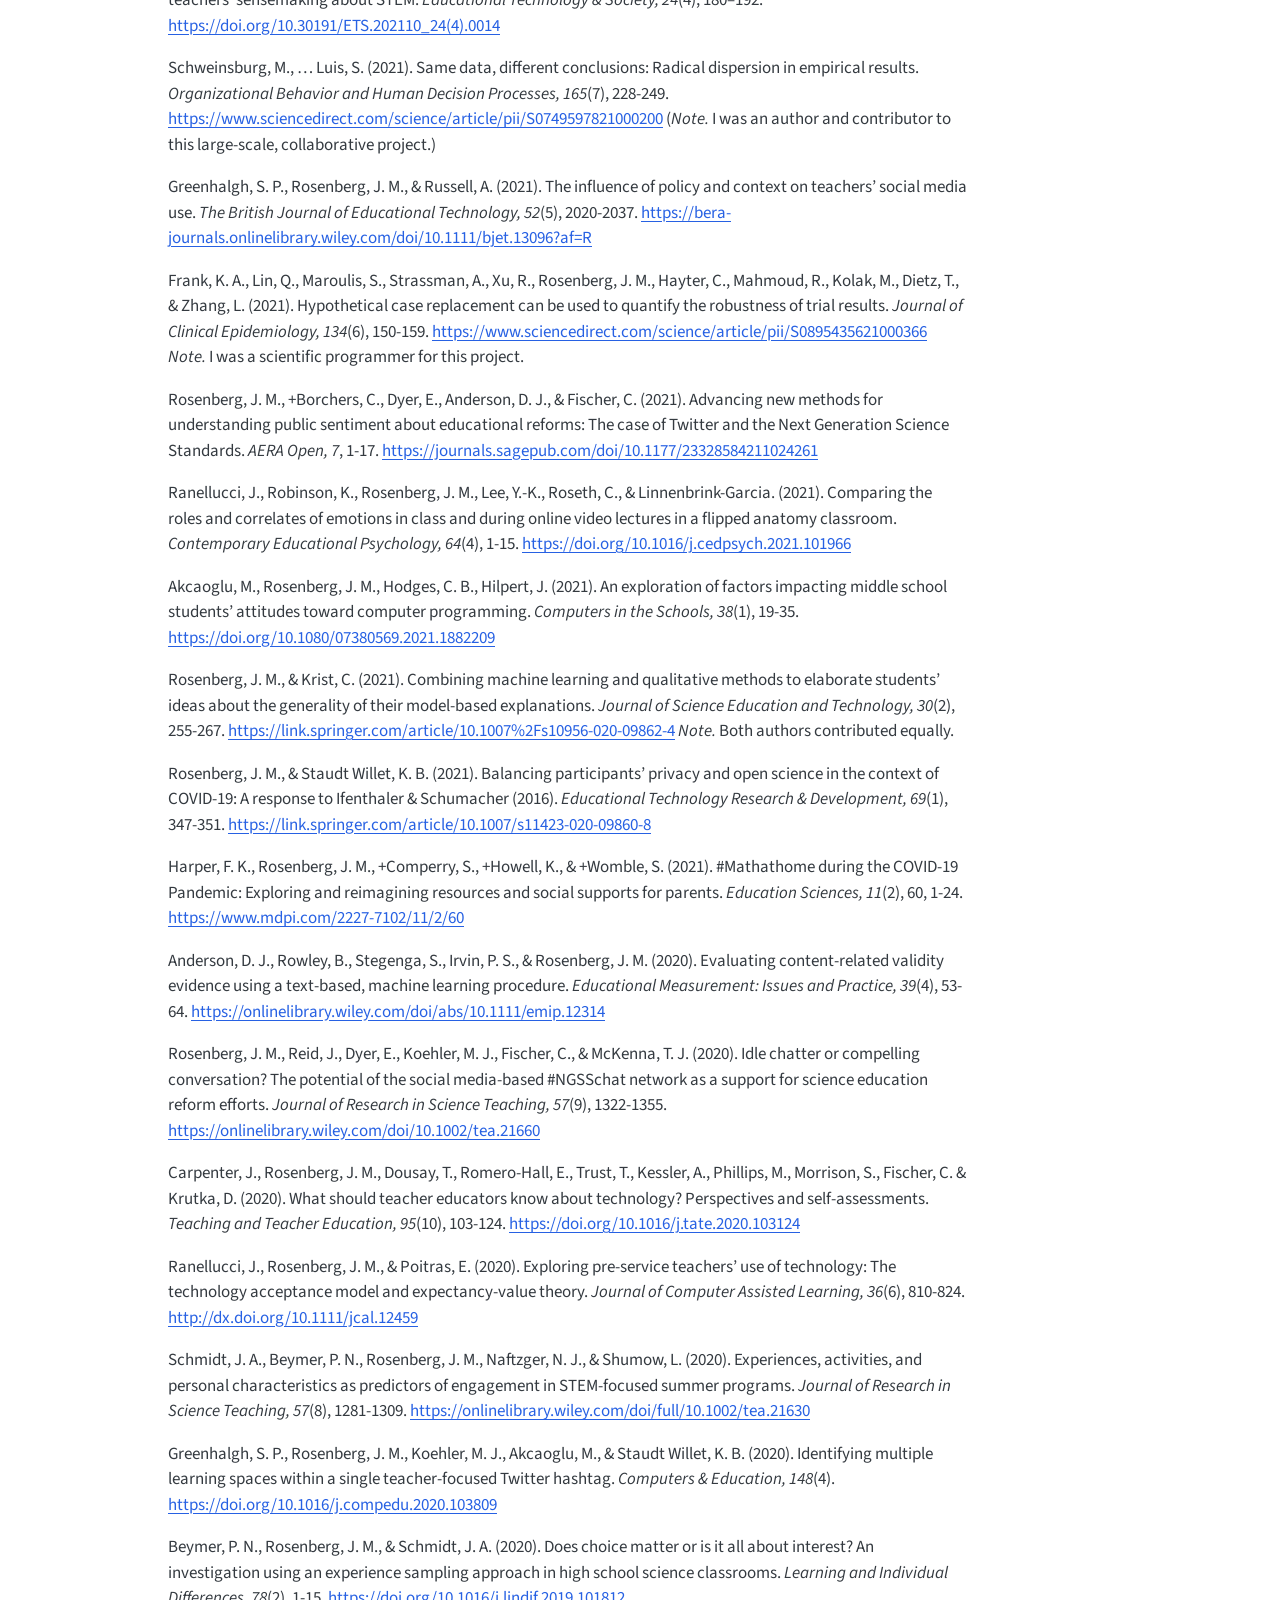
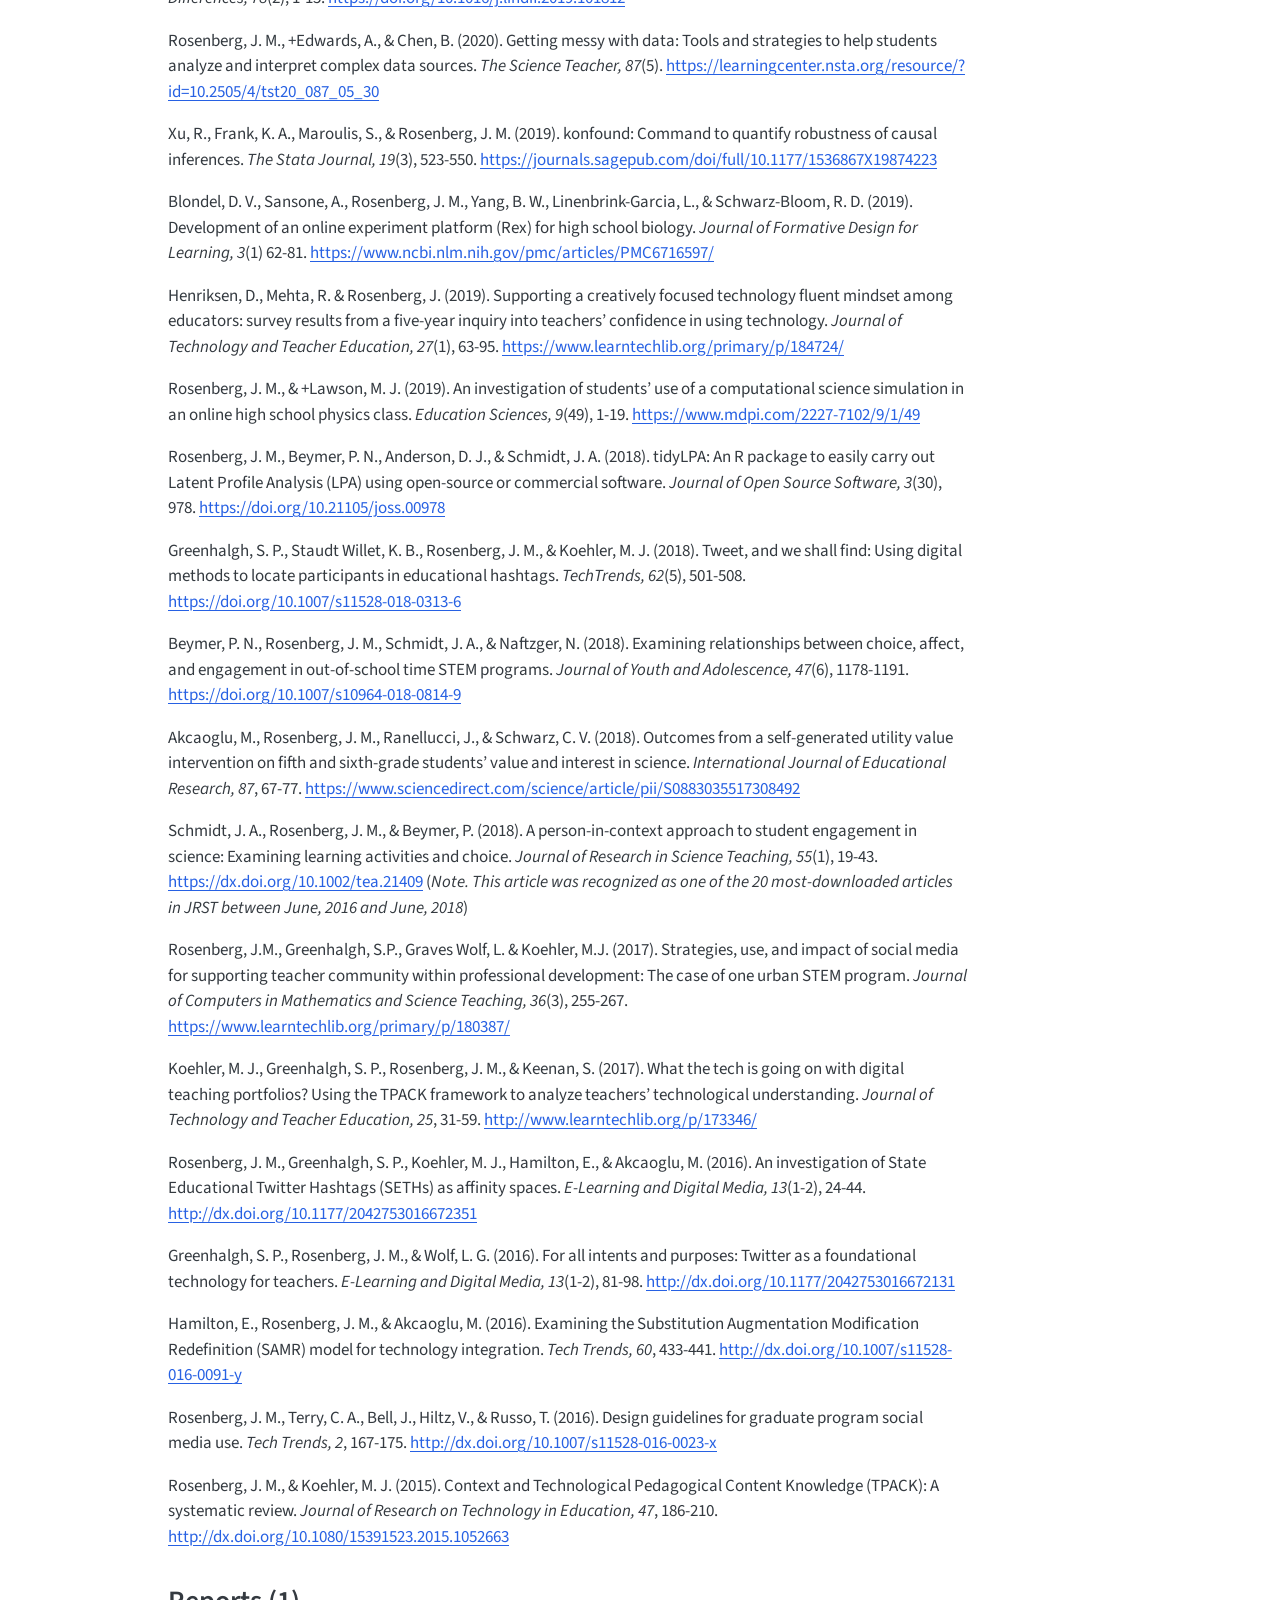
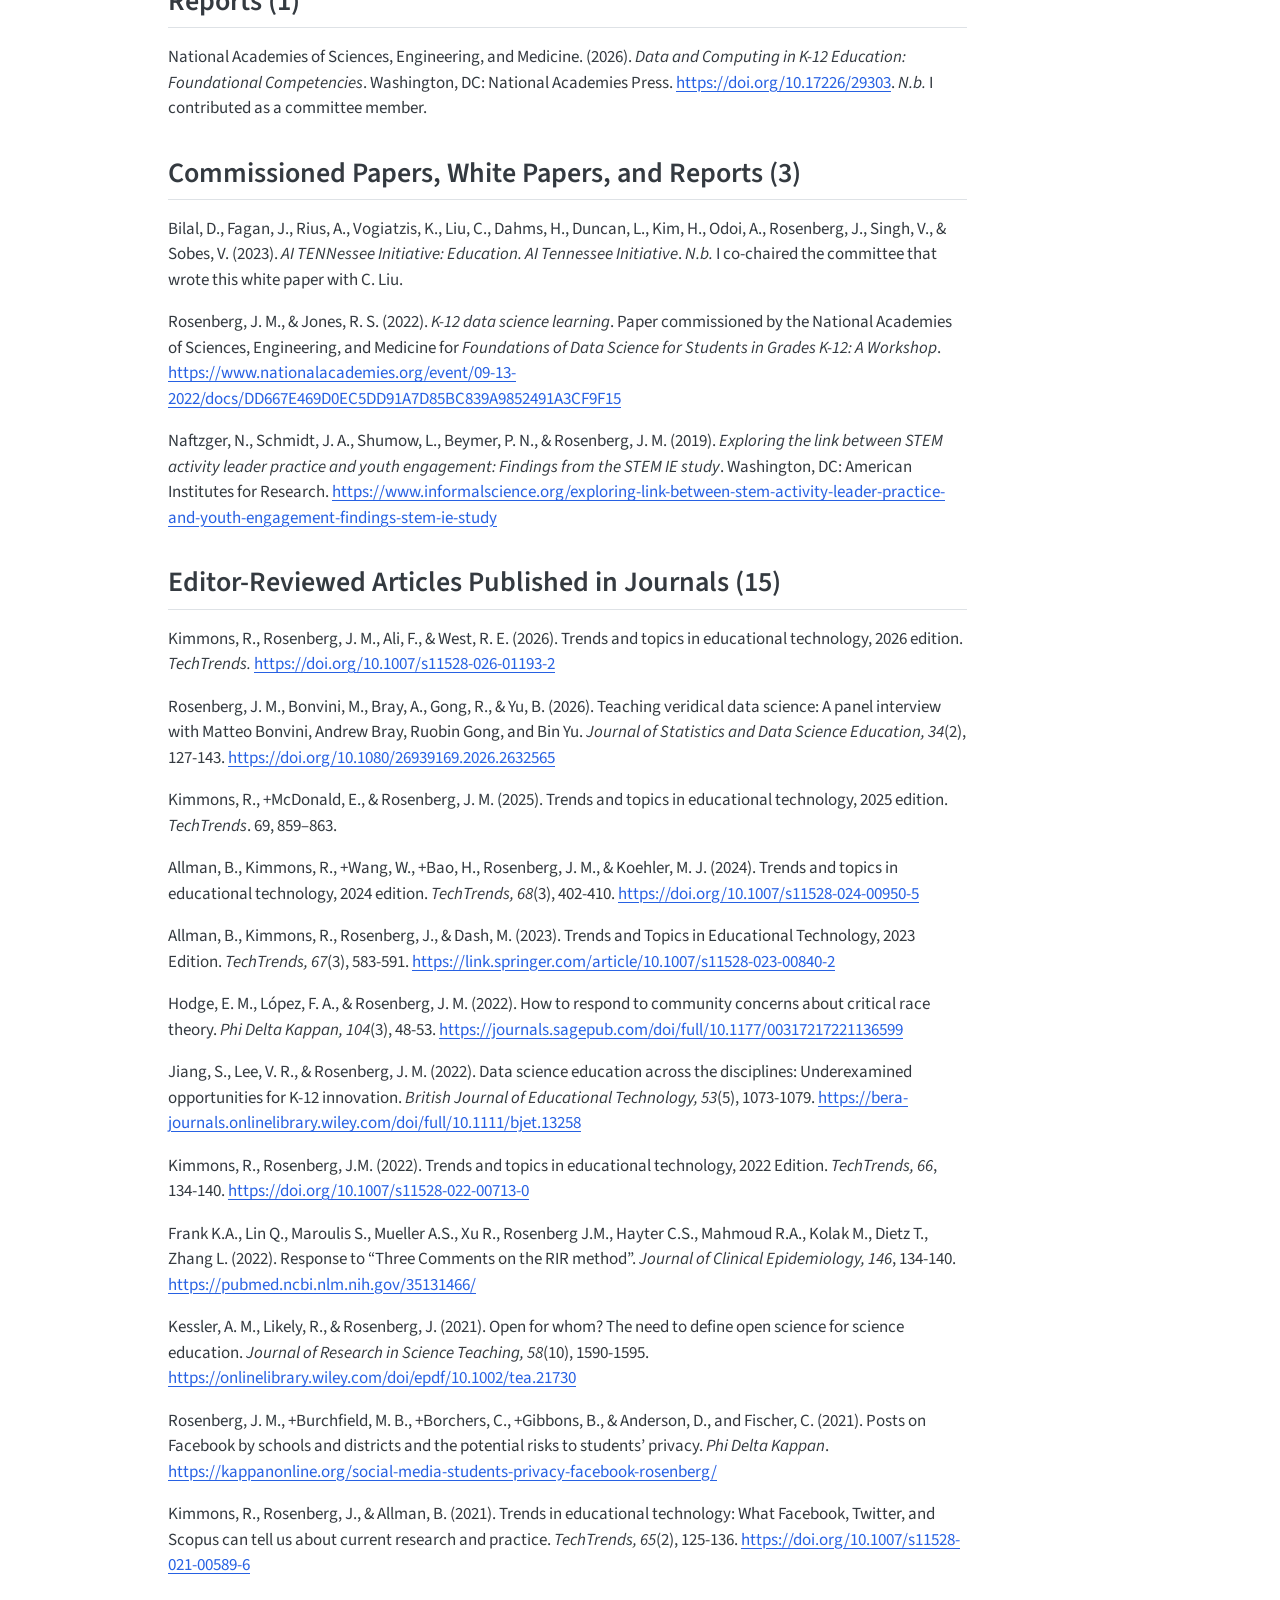
<file: docs/vita.html>
<!DOCTYPE html>
<html xmlns="http://www.w3.org/1999/xhtml" lang="en" xml:lang="en"><head>

<meta charset="utf-8">
<meta name="generator" content="quarto-1.11.9">

<meta name="viewport" content="width=device-width, initial-scale=1.0, user-scalable=yes">


<title>Joshua Rosenberg, Ph.D.&nbsp;– Joshua M. Rosenberg, Ph.D.</title>
<style>
/* Default styles provided by pandoc.
** See https://pandoc.org/MANUAL.html#variables-for-html for config info.
*/
span.smallcaps{font-variant: small-caps;}
div.columns{display: flex; gap: 1.5em;}
div.column{flex: auto;}
@media screen {
div.columns{gap: min(4vw, 1.5em);}
div.column{overflow-x: auto;}
}
div.hanging-indent{margin-left: 1.5em; text-indent: -1.5em;}
ul.task-list{list-style: none;}
ul.task-list li input[type="checkbox"] {
  width: 0.8em;
  margin: 0 0.8em 0.2em -1em; /* quarto-specific, see https://github.com/quarto-dev/quarto-cli/issues/4556 */ 
  vertical-align: middle;
}
</style>


<script src="site_libs/quarto-nav/quarto-nav.js"></script>
<script src="site_libs/quarto-nav/headroom.min.js"></script>
<script src="site_libs/clipboard/clipboard.min.js"></script>
<script src="site_libs/quarto-search/autocomplete.umd.js"></script>
<script src="site_libs/quarto-search/fuse.min.js"></script>
<script src="site_libs/quarto-search/quarto-search.js"></script>
<meta name="quarto:offset" content="./">
<script src="site_libs/quarto-html/quarto.js" type="module"></script>
<script src="site_libs/quarto-html/tabsets/tabsets.js" type="module"></script>
<script src="site_libs/quarto-html/scrollable-regions/scrollable-regions.js" type="module"></script>
<script src="site_libs/quarto-html/popper.min.js"></script>
<script src="site_libs/quarto-html/tippy.umd.min.js"></script>
<script src="site_libs/quarto-html/anchor.min.js"></script>
<link href="site_libs/quarto-html/tippy.css" rel="stylesheet">
<link href="site_libs/quarto-html/quarto-syntax-highlighting-63b5708e65d6cd79cd7618c58d0c21e7.css" rel="stylesheet" id="quarto-text-highlighting-styles">
<script src="site_libs/bootstrap/bootstrap.min.js"></script>
<link href="site_libs/bootstrap/bootstrap-icons.css" rel="stylesheet">
<link href="site_libs/bootstrap/bootstrap-d31a0c91b01e363be7b7a36e602e2c70.min.css" rel="stylesheet" append-hash="true" id="quarto-bootstrap" data-mode="light">
<script id="quarto-search-options" type="application/json">{
  "location": "navbar",
  "copy-button": false,
  "collapse-after": 3,
  "panel-placement": "end",
  "type": "overlay",
  "limit": 50,
  "keyboard-shortcut": [
    "f",
    "/",
    "s"
  ],
  "show-item-context": false,
  "language": {
    "search-no-results-text": "No results",
    "search-matching-documents-text": "matching documents",
    "search-copy-link-title": "Copy link to search",
    "search-hide-matches-text": "Hide additional matches",
    "search-more-match-text": "more match in this document",
    "search-more-matches-text": "more matches in this document",
    "search-clear-button-title": "Clear",
    "search-text-placeholder": "",
    "search-detached-cancel-button-title": "Cancel",
    "search-submit-button-title": "Submit",
    "search-label": "Search"
  }
}</script>


<link rel="stylesheet" href="styles.css">
</head>

<body class="nav-fixed quarto-light"><a id="quarto-skip-link" class="visually-hidden-focusable" href="#quarto-document-content">Skip to main content</a>

<div id="quarto-search-results"></div>
  <header id="quarto-header" class="headroom fixed-top">
    <nav class="navbar navbar-expand-lg " data-bs-theme="dark" aria-label="Site">
      <div class="navbar-container container-fluid">
      <div class="navbar-brand-container mx-auto">
    <a class="navbar-brand" href="./index.html">
    <span class="navbar-title">Joshua M. Rosenberg, Ph.D.</span>
    </a>
  </div>
          <button class="navbar-toggler" type="button" data-bs-toggle="collapse" data-bs-target="#navbarCollapse" aria-controls="navbarCollapse" aria-expanded="false" aria-label="Toggle navigation" onclick="if (window.quartoToggleHeadroom) { window.quartoToggleHeadroom(); }">
  <span class="navbar-toggler-icon"></span>
</button>
          <div class="collapse navbar-collapse" id="navbarCollapse">
            <ul class="navbar-nav navbar-nav-scroll me-auto">
  <li class="nav-item">
    <a class="nav-link" href="./index.html"> 
<span class="menu-text">Home</span></a>
  </li>  
  <li class="nav-item">
    <a class="nav-link" href="./research.html"> 
<span class="menu-text">Research</span></a>
  </li>  
  <li class="nav-item">
    <a class="nav-link active" href="./vita.html" aria-current="page"> 
<span class="menu-text">Vita</span></a>
  </li>  
  <li class="nav-item">
    <a class="nav-link" href="./about.html"> 
<span class="menu-text">About</span></a>
  </li>  
</ul>
          </div> <!-- /navcollapse -->
            <div class="quarto-navbar-tools">
</div>
            <div id="quarto-search" class="" title="Search"></div>
      </div> <!-- /container-fluid -->
    </nav>
</header>
<!-- content -->
<div id="quarto-content" class="quarto-container page-columns page-rows-contents page-layout-article page-navbar">
<!-- sidebar -->
<!-- margin-sidebar -->
    <div id="quarto-margin-sidebar" class="sidebar margin-sidebar">
        <nav id="TOC" role="doc-toc" aria-labelledby="toc-title" class="toc-active">
    <h2 id="toc-title">On this page</h2>
   
  <ul>
  <li><a href="#contact-information" id="toc-contact-information" class="nav-link active" data-scroll-target="#contact-information">Contact Information</a></li>
  <li><a href="#scholarly-interests" id="toc-scholarly-interests" class="nav-link" data-scroll-target="#scholarly-interests">Scholarly Interests</a></li>
  <li><a href="#citation-metrics" id="toc-citation-metrics" class="nav-link" data-scroll-target="#citation-metrics">Citation Metrics</a></li>
  <li><a href="#education" id="toc-education" class="nav-link" data-scroll-target="#education">Education</a>
  <ul class="collapse">
  <li><a href="#degrees" id="toc-degrees" class="nav-link" data-scroll-target="#degrees">Degrees</a></li>
  <li><a href="#additional-qualifications" id="toc-additional-qualifications" class="nav-link" data-scroll-target="#additional-qualifications">Additional Qualifications</a></li>
  </ul></li>
  <li><a href="#professional-experience" id="toc-professional-experience" class="nav-link" data-scroll-target="#professional-experience">Professional Experience</a>
  <ul class="collapse">
  <li><a href="#research-affiliations" id="toc-research-affiliations" class="nav-link" data-scroll-target="#research-affiliations">Research Affiliations</a></li>
  <li><a href="#fellowship-roles" id="toc-fellowship-roles" class="nav-link" data-scroll-target="#fellowship-roles">Fellowship Roles</a></li>
  </ul></li>
  <li><a href="#leadership" id="toc-leadership" class="nav-link" data-scroll-target="#leadership">Leadership</a>
  <ul class="collapse">
  <li><a href="#academic-leadership" id="toc-academic-leadership" class="nav-link" data-scroll-target="#academic-leadership">Academic Leadership</a></li>
  <li><a href="#national-leadership" id="toc-national-leadership" class="nav-link" data-scroll-target="#national-leadership">National Leadership</a></li>
  <li><a href="#editorial-leadership" id="toc-editorial-leadership" class="nav-link" data-scroll-target="#editorial-leadership">Editorial Leadership</a></li>
  </ul></li>
  <li><a href="#grants" id="toc-grants" class="nav-link" data-scroll-target="#grants">Grants</a>
  <ul class="collapse">
  <li><a href="#pi-or-co-pi" id="toc-pi-or-co-pi" class="nav-link" data-scroll-target="#pi-or-co-pi">PI or Co-PI</a></li>
  <li><a href="#senior-personnelinvestigator" id="toc-senior-personnelinvestigator" class="nav-link" data-scroll-target="#senior-personnelinvestigator">Senior Personnel/Investigator</a></li>
  </ul></li>
  <li><a href="#publications" id="toc-publications" class="nav-link" data-scroll-target="#publications">Publications</a>
  <ul class="collapse">
  <li><a href="#scholarly-authored-books-3" id="toc-scholarly-authored-books-3" class="nav-link" data-scroll-target="#scholarly-authored-books-3">Scholarly Authored Books (3)</a></li>
  <li><a href="#scholarly-edited-book-1" id="toc-scholarly-edited-book-1" class="nav-link" data-scroll-target="#scholarly-edited-book-1">Scholarly Edited Book (1)</a></li>
  <li><a href="#book-for-general-audience-1" id="toc-book-for-general-audience-1" class="nav-link" data-scroll-target="#book-for-general-audience-1">Book for General Audience (1)</a></li>
<<<<<<< HEAD
  <li><a href="#articles-published-in-refereed-journals-71" id="toc-articles-published-in-refereed-journals-71" class="nav-link" data-scroll-target="#articles-published-in-refereed-journals-71">Articles Published in Refereed Journals (71)</a></li>
=======
  <li><a href="#articles-published-in-refereed-journals-72" id="toc-articles-published-in-refereed-journals-72" class="nav-link" data-scroll-target="#articles-published-in-refereed-journals-72">Articles Published in Refereed Journals (72)</a></li>
>>>>>>> origin/main
  <li><a href="#reports-1" id="toc-reports-1" class="nav-link" data-scroll-target="#reports-1">Reports (1)</a></li>
  <li><a href="#commissioned-papers-white-papers-and-reports-3" id="toc-commissioned-papers-white-papers-and-reports-3" class="nav-link" data-scroll-target="#commissioned-papers-white-papers-and-reports-3">Commissioned Papers, White Papers, and Reports (3)</a></li>
  <li><a href="#editor-reviewed-articles-published-in-journals-15" id="toc-editor-reviewed-articles-published-in-journals-15" class="nav-link" data-scroll-target="#editor-reviewed-articles-published-in-journals-15">Editor-Reviewed Articles Published in Journals (15)</a></li>
  <li><a href="#contributions-to-edited-volumes-12" id="toc-contributions-to-edited-volumes-12" class="nav-link" data-scroll-target="#contributions-to-edited-volumes-12">Contributions to Edited Volumes (12)</a></li>
  <li><a href="#papers-published-in-refereed-conference-proceedings-36" id="toc-papers-published-in-refereed-conference-proceedings-36" class="nav-link" data-scroll-target="#papers-published-in-refereed-conference-proceedings-36">Papers Published in Refereed Conference Proceedings (36)</a></li>
  <li><a href="#preprints-and-other-publications" id="toc-preprints-and-other-publications" class="nav-link" data-scroll-target="#preprints-and-other-publications">Preprints and Other Publications</a></li>
  </ul></li>
  <li><a href="#research-software" id="toc-research-software" class="nav-link" data-scroll-target="#research-software">Research Software</a></li>
  <li><a href="#presentations" id="toc-presentations" class="nav-link" data-scroll-target="#presentations">Presentations</a>
  <ul class="collapse">
  <li><a href="#invited-talks" id="toc-invited-talks" class="nav-link" data-scroll-target="#invited-talks">Invited Talks</a></li>
  <li><a href="#select-conference-presentations" id="toc-select-conference-presentations" class="nav-link" data-scroll-target="#select-conference-presentations">Select Conference Presentations</a></li>
  <li><a href="#select-workshops" id="toc-select-workshops" class="nav-link" data-scroll-target="#select-workshops">Select Workshops</a></li>
  </ul></li>
  <li><a href="#public-scholarship" id="toc-public-scholarship" class="nav-link" data-scroll-target="#public-scholarship">Public Scholarship</a>
  <ul class="collapse">
  <li><a href="#articles-in-the-popular-press-5" id="toc-articles-in-the-popular-press-5" class="nav-link" data-scroll-target="#articles-in-the-popular-press-5">Articles in the Popular Press (5)</a></li>
  <li><a href="#outreach-and-community-engagement" id="toc-outreach-and-community-engagement" class="nav-link" data-scroll-target="#outreach-and-community-engagement">Outreach and Community Engagement</a></li>
  <li><a href="#media-coverage" id="toc-media-coverage" class="nav-link" data-scroll-target="#media-coverage">Media Coverage</a></li>
  </ul></li>
  <li><a href="#teaching" id="toc-teaching" class="nav-link" data-scroll-target="#teaching">Teaching</a>
  <ul class="collapse">
  <li><a href="#courses-taught" id="toc-courses-taught" class="nav-link" data-scroll-target="#courses-taught">Courses Taught</a></li>
  </ul></li>
  <li><a href="#service" id="toc-service" class="nav-link" data-scroll-target="#service">Service</a>
  <ul class="collapse">
  <li><a href="#advisory-board-and-consulting-roles" id="toc-advisory-board-and-consulting-roles" class="nav-link" data-scroll-target="#advisory-board-and-consulting-roles">Advisory Board and Consulting Roles</a></li>
  <li><a href="#editorial-service" id="toc-editorial-service" class="nav-link" data-scroll-target="#editorial-service">Editorial Service</a></li>
  <li><a href="#service-to-the-profession" id="toc-service-to-the-profession" class="nav-link" data-scroll-target="#service-to-the-profession">Service to the Profession</a></li>
  <li><a href="#review-panels" id="toc-review-panels" class="nav-link" data-scroll-target="#review-panels">Review Panels</a></li>
  <li><a href="#service-to-the-community" id="toc-service-to-the-community" class="nav-link" data-scroll-target="#service-to-the-community">Service to the Community</a></li>
  <li><a href="#select-ad-hoc-journal-article-reviewing" id="toc-select-ad-hoc-journal-article-reviewing" class="nav-link" data-scroll-target="#select-ad-hoc-journal-article-reviewing">Select Ad-Hoc Journal Article Reviewing</a></li>
  <li><a href="#university-service" id="toc-university-service" class="nav-link" data-scroll-target="#university-service">University Service</a></li>
  <li><a href="#college-level-service" id="toc-college-level-service" class="nav-link" data-scroll-target="#college-level-service">College-Level Service</a></li>
  <li><a href="#departmental-service" id="toc-departmental-service" class="nav-link" data-scroll-target="#departmental-service">Departmental Service</a></li>
  <li><a href="#advising-and-student-committees" id="toc-advising-and-student-committees" class="nav-link" data-scroll-target="#advising-and-student-committees">Advising and Student Committees</a></li>
  </ul></li>
  <li><a href="#professional-development" id="toc-professional-development" class="nav-link" data-scroll-target="#professional-development">Professional Development</a>
  <ul class="collapse">
  <li><a href="#invited-workshops-and-working-groups" id="toc-invited-workshops-and-working-groups" class="nav-link" data-scroll-target="#invited-workshops-and-working-groups">Invited Workshops and Working Groups</a></li>
  <li><a href="#competitive-research-training" id="toc-competitive-research-training" class="nav-link" data-scroll-target="#competitive-research-training">Competitive Research Training</a></li>
  <li><a href="#visiting-scholars-hosted" id="toc-visiting-scholars-hosted" class="nav-link" data-scroll-target="#visiting-scholars-hosted">Visiting Scholars Hosted</a></li>
  </ul></li>
  <li><a href="#professional-affiliations" id="toc-professional-affiliations" class="nav-link" data-scroll-target="#professional-affiliations">Professional Affiliations</a></li>
  </ul>
<div class="quarto-alternate-formats"><h2>Other Formats</h2><ul><li><a href="vita.pdf"><i class="bi bi-file-pdf"></i>PDF</a></li></ul></div></nav>
    </div>
<!-- main -->
<main class="content" id="quarto-document-content" tabindex="-1">

<header id="title-block-header" class="quarto-title-block default">
<div class="quarto-title">
<h1 class="title">Joshua Rosenberg, Ph.D.</h1>
<p class="subtitle lead">Curriculum Vitae</p>
</div>



<div class="quarto-title-meta">

    
  
    
  </div>
  


</header>


<section id="contact-information" class="level1">
<h1>Contact Information</h1>
<p>Haslam Family Professor &amp; Associate Professor, STEM Education<br>
Department of Theory and Practice in Teacher Education<br>
The University of Tennessee, Knoxville<br>
513 Claxton, 1122 Volunteer Blvd., Knoxville, TN 37996<br>
jrosenb8@utk.edu<br>
865-974-5973<br>
<a href="https://joshuamrosenberg.com" class="uri">https://joshuamrosenberg.com</a> · <a href="https://scholar.google.com/citations?user=nxVowRQAAAAJ">Google Scholar</a> · <a href="https://github.com/jrosen48">GitHub</a></p>
</section>
<section id="scholarly-interests" class="level1">
<h1>Scholarly Interests</h1>
<ul>
<li>Education data science</li>
<li>Educational technologies</li>
<li>Science teacher education</li>
</ul>
</section>
<section id="citation-metrics" class="level1">
<h1>Citation Metrics</h1>
<p>Source: <a href="https://scholar.google.com/citations?user=nxVowRQAAAAJ">Google Scholar</a> (updated 2026-11-10)</p>
<ul>
<li><strong>Total citations:</strong> 8559</li>
<li><strong>h-index:</strong> 39</li>
<li><strong>i10-index:</strong> 85</li>
</ul>
</section>
<section id="education" class="level1">
<h1>Education</h1>
<section id="degrees" class="level2">
<h2 class="anchored" data-anchor-id="degrees">Degrees</h2>
<p>2018, PhD, Educational Psychology &amp; Educational Technology<br>
Michigan State University</p>
<p>2012, MA, Education<br>
Michigan State University</p>
<p>2010, BS, Biology<br>
University of North Carolina, Asheville</p>
</section>
<section id="additional-qualifications" class="level2">
<h2 class="anchored" data-anchor-id="additional-qualifications">Additional Qualifications</h2>
<p>2016, Graduate Certificate, Science Education<br>
Michigan State University</p>
<p>2010, Educator’s License - Science and Biology, Teacher Licensure Program<br>
University of North Carolina, Asheville</p>
</section>
</section>
<section id="professional-experience" class="level1">
<h1>Professional Experience</h1>
<p>2025-present, Haslam Family Professor<br>
University of Tennessee, Knoxville</p>
<p>2023-present, Associate Professor, STEM Education<br>
University of Tennessee, Knoxville</p>
<p>2018-2023, Assistant Professor, STEM Education<br>
University of Tennessee, Knoxville</p>
<p>2012-2018, Graduate Research and Teaching Assistant<br>
Michigan State University</p>
<p>2010-2012, Science Teacher (Biology and Earth Science)<br>
Shelby High School, Shelby, NC</p>
<p>2009-2010, Science Teacher Intern (Biology and Chemistry)<br>
C.D. Owen High School, Swannanoa, NC</p>
<section id="research-affiliations" class="level2">
<h2 class="anchored" data-anchor-id="research-affiliations">Research Affiliations</h2>
<p>Faculty Affiliate, Institute for Intelligent Systems, University of Memphis (2026-present)</p>
<p>Steering Committee Member and Affiliated Researcher, <a href="https://artsci.utk.edu/research-and-creative-activity/research-centers-and-institutes/dysoc/#people">Center for the Dynamics of Cultural Complexity (DySoC)</a>, University of Tennessee, Knoxville (2024-present)</p>
<p>Affiliated Researcher, <a href="https://www.amplifylearn.ai/">AmplifyLearn.AI</a>, University of Washington (2024-present)</p>
</section>
<section id="fellowship-roles" class="level2">
<h2 class="anchored" data-anchor-id="fellowship-roles">Fellowship Roles</h2>
<p>Faculty Fellow (Data Science), College of Emerging and Collaborative Studies, University of Tennessee, Knoxville (2023-2025)</p>
<p>Faculty Fellow, Center for Enhancing Education in Mathematics and Sciences, University of Tennessee, Knoxville (2019-present)</p>
<p>Faculty Fellow, Education Research &amp; Opportunity Center, University of Tennessee, Knoxville (2023-2025)</p>
</section>
</section>
<section id="leadership" class="level1">
<h1>Leadership</h1>
<section id="academic-leadership" class="level2">
<h2 class="anchored" data-anchor-id="academic-leadership">Academic Leadership</h2>
<p>2026-present, Program Area Director, Computing, AI, and Data in Education (CADE)<br>
Department of Theory and Practice in Teacher Education, University of Tennessee, Knoxville</p>
<p>2023-2026, Coordinator, Graduate Certificate Program in Educational Data Science,</p>
<p>2026-present, Co-Director (with Dr.&nbsp;Emily Holtz), <a href="https://cehhs.utk.edu/tpte/research-and-engaged-scholarship/centers/adept/">AI, Data, and Educational Partnerships at the University of Tennessee (ADEPT) Center</a><br>
University of Tennessee, Knoxville</p>
<p>2023-2025, Faculty Lead, Data Science Curriculum Committee<br>
College of Emerging and Collaborative Studies, University of Tennessee, Knoxville</p>
<p>2022-2023, Co-Chair, Education Committee, AI Visioning Working Group<br>
AI Tennessee Initiative, University of Tennessee, Knoxville</p>
</section>
<section id="national-leadership" class="level2">
<h2 class="anchored" data-anchor-id="national-leadership">National Leadership</h2>
<p>2024-2026, Committee Member, Developing Competencies for the Future of Data and Computing: The Role of K-12<br>
National Academies of Sciences, Engineering, and Medicine (consensus report: <em>Data and Computing in K–12 Education: Foundational Competencies</em>, 2026)</p>
</section>
<section id="editorial-leadership" class="level2">
<h2 class="anchored" data-anchor-id="editorial-leadership">Editorial Leadership</h2>
<p>Associate Editor, <em>Journal of Research in Science Teaching</em>, 2024-present</p>
<p>Associate Editor, <em>Journal of Statistics and Data Science Education</em>, 2023-present</p>
<p>Special Section Editor, <em>British Journal of Educational Technology</em>, 2022</p>
<p>Special Issue Editor, <em>Australasian Journal of Educational Technology</em>, 2017 git # Awards</p>
<p>2025, College of Emerging and Collaborative Studies, Champion of the Year (External Member), University of Tennessee, Knoxville</p>
<p>2024, Professional Promise in Research and Creative Achievement award, University of Tennessee, Knoxville</p>
<p>2024, Lura Odland Excellence award, College of Education, Health, and Human Sciences, University of Tennessee, Knoxville</p>
<p>2023-2024, Expanding Horizons Mid-Career Faculty Development Program, University of Tennessee, Knoxville</p>
<p>2023, GDCP (German Society for the Teaching of Chemistry and Physics) Best Paper Award</p>
<p>2023, NSF CAREER awardee</p>
<p>2023, Research Worth Reading Award, Research in Artificial Intelligence in Science Education Research Interest Group, National Association for Research in Science Teaching</p>
<p>2023, Outstanding Graduate Research Mentor Award, Graduate Student Senate, University of Tennessee, Knoxville</p>
<p>2022, Early Career Award, Technology as an Agent of Change in Teaching and Learning (TACTL) Special Interest Group (SIG), American Educational Research Association (AERA)</p>
<p>2021, Best Poster Award, Fourteenth International Conference on Educational Data Mining</p>
<p>2021-2022, Open Educational Resources (OER) Research Fellow, William and Flora Hewlett Foundation</p>
<p>2021, Louie M. &amp; Betty M. Phillips Faculty Support in Education Award, University of Tennessee, Knoxville (UTK)</p>
<p>2021, Mentor, Summer Undergraduate Research Internship Program, Office of Undergraduate Research, UTK</p>
<p>2020, Research Assistant Award, Office of Undergraduate Research, UTK</p>
<p>2020, Southeastern Conference (SEC) Visiting Faculty Travel Grant Program (Host: Annelise Russell, Martin School of Public Policy, University of Kentucky)</p>
<p>2016, Best Paper Award, Technological Pedagogical Content Knowledge SIG, Society for Information Technology and Teacher Education International Conference</p>
<p>2014, Outstanding Paper Award, Society for Information Technology and Teacher Education International Conference</p>
</section>
</section>
<section id="grants" class="level1">
<h1>Grants</h1>
<p>$22.08M in total project funding across 22 awards; $8.46M on awards where I served as PI or Co-PI. Approximately $5.8M has come to the University of Tennessee, Knoxville (direct awards plus subcontracts), of which $3.05M was on awards I led as PI or Co-PI.</p>
<section id="pi-or-co-pi" class="level2">
<h2 class="anchored" data-anchor-id="pi-or-co-pi">PI or Co-PI</h2>
<p>2026-2029, PI, Lowering Barriers to Data Use in Science Classrooms Through AI-Driven Data Wrangling ($169,321; with Co-PIs Leah Rosenbaum and Zhen Xu), NSF (supplement to <a href="https://www.nsf.gov/awardsearch/showAward?AWD_ID=2239152&amp;HistoricalAwards=false">NSF Grant No.&nbsp;2239152</a>).</p>
<p>2025-2026, PI, <em>Tennessee Collaborative for the Presidential AI Challenge</em> ($84,450). AI Tennessee Initiative, University of Tennessee, Knoxville.</p>
<p>2025, PI (assumed PI August 2025; previously Senior Personnel), <em>Building a Sustainable Future: Examining Community College Student Enrollment and Completions in Green Sector Occupations</em> ($180,933). JP Morgan Chase. <a href="https://cehhs.utk.edu/ero/completions-in-green-sector-occupations/" class="uri">https://cehhs.utk.edu/ero/completions-in-green-sector-occupations/</a></p>
<p>2024-2028, PI, <em>Collaborative Research: Learning How to Help Middle Grades Science Teachers Integrate Data Exploration and Sensemaking in the Classroom</em> ($2,997,783; with lead PI Jonathan Griffith, CU Boulder; UTK sub-contract: $99,296). NSF. <a href="https://www.nsf.gov/awardsearch/showAward?AWD_ID=2405912&amp;HistoricalAwards=false">NSF Grant No.&nbsp;2405912</a>.</p>
<p>2024-2025, Co-PI, <em>AI for Education: Developing Curricula, Planning for External Funding, and Connecting Faculty</em> ($21,000; with <em>PI</em> Louis Rocconi), AI Tennessee Initiative, University of Tennessee, Knoxville.</p>
<p>2023-2028, PI, <em>CAREER: Creatively Reimagining Engagements with Data in Biology Learning Environments</em>, ($846,612), NSF. <a href="https://www.nsf.gov/awardsearch/showAward?AWD_ID=2239152&amp;HistoricalAwards=false">NSF Grant No.&nbsp;2239152</a>.</p>
<p>2022-2025, Co-PI, <em>Computer Science for Appalachia: Expanding a research-practice partnership to integrate computer science and literacy in rural East Tennessee schools</em>, ($999,980; with <em>PI</em> Lynn Hodge). NSF. <a href="https://www.nsf.gov/awardsearch/showAward?AWD_ID=2219418&amp;HistoricalAwards=false">NSF Grant No.&nbsp;2219418</a>.</p>
<p>2022-2025, Co-PI, <em>Quantifying the Robustness of Causal Inferences: Extensions and Application to Existing Databases</em> ($899,319; <em>PI</em>: Kenneth Frank, Michigan State University; UTK subcontract: $105,727). Institute of Education Sciences. <a href="https://ies.ed.gov/use-work/awards/quantifying-robustness-causal-inferences-extensions-and-application-existing-databases">IES Grant No.&nbsp;R305D220022</a>.</p>
<p>2022-2024, Co-PI, <em>Broadening participation in introductory computer science: investigating self-assessment practices for increasing student learning and self-efficacy in two institutional contexts</em> ($299,836; with <em>PI</em> Alex Lishinski). NSF. <a href="https://www.nsf.gov/awardsearch/showAward?AWD_ID=2215245&amp;HistoricalAwards=false">NSF Grant No.&nbsp;2215245</a></p>
<p>2022-2023, Co-PI, <em>Launching a Micro-credential in Educational Data Analytics</em> ($10,000; with <em>Co-PI</em> Louis Rocconi). University of Tennessee, Knoxville’s College of Education, Health, and Human Sciences Strategic Investment Program.</p>
<p>2021-2022, PI, <em>Not only for scientists and engineers: Advancing Bayesian methods for pre-collegiate learners</em> ($1,991), Supplemental funding to NSF Grant No.&nbsp;<a href="https://www.nsf.gov/awardsearch/showAward?AWD_ID=1937700&amp;HistoricalAwards=false">1937700</a> (Dear Colleague Letter: Research Collaboration Opportunity in Europe for NSF Awardees). National Science Foundation.</p>
<p>2020-2021, Co-PI, <em>Propelling teacher professional development through FAAST feedback on student epistemic views</em> ($15,000; <em>PI</em>: Christina Krist, University of Illinois Urbana-Champaign). Technology Innovations in Educational Research and Design Pilot Projects Program.</p>
<p>2019-2022, Co-PI, <em>Advancing computational grounded theory for audiovisual data from STEM classrooms</em> ($1,313,855; <em>PI</em>: Christina Krist, University of Illinois Urbana-Champaign; UTK subcontract: $101,469). NSF. <a href="https://tca2.education.illinois.edu/" class="uri">https://tca2.education.illinois.edu/</a> (NSF Grant No.&nbsp;<a href="https://www.nsf.gov/awardsearch/showAward?AWD_ID=1920796&amp;HistoricalAwards=false">1920796</a>)</p>
<p>2019-2021, PI, <em>Understanding the development of interest in computer science: An experience sampling approach</em> ($346,688). National Science Foundation [NSF]. <a href="http://picsul.utk.edu/" class="uri">http://picsul.utk.edu/</a> (NSF Grant No.&nbsp;<a href="https://www.nsf.gov/awardsearch/showAward?AWD_ID=1937700&amp;HistoricalAwards=false">1937700</a>)</p>
<p>2019-2021, Co-PI, <em>CS for Appalachia: A research-practice partnership for integrating computer science into East Tennessee schools</em> ($252,453; <em>PI</em>: Lynn Hodge, UTK). NSF. (NSF Grant No.&nbsp;<a href="https://www.nsf.gov/awardsearch/showAward?AWD_ID=1923509&amp;HistoricalAwards=false">1923509</a>)</p>
<p>2019-2020, PI, <em>Planting the seeds for computer science education in East Tennessee through a research-practice partnership</em> ($13,200). Community Engaged Research Seed Program, UTK.</p>
<p>2018-2020, Co-PI, <em>Exploring how beginning elementary mathematics teachers seek out resources through social media</em> ($8,820; <em>PI</em>: Stephen Aguilar). Herman &amp; Rasiej K-5 Mathematics Initiative, University of Southern California.</p>
</section>
<section id="senior-personnelinvestigator" class="level2">
<h2 class="anchored" data-anchor-id="senior-personnelinvestigator">Senior Personnel/Investigator</h2>
<p><em>$13.62M as Senior Personnel/Investigator</em></p>
<p>2025-2030, Senior Personnel, Picturing Possibilities and Envisioning Selves; PiPES3 (PI: Erin Hardin), National Institutes of Health, $1,331,086</p>
<p>2024-2029, Senior Personnel, AmplifyGAIN: Generative AI for Transformative Learning. University of Washington (PI: Min Sun). $9,999,976. <a href="https://www.amplifylearn.ai/amplifygain-generative-ai-for-transformative-learning/" class="uri">https://www.amplifylearn.ai/amplifygain-generative-ai-for-transformative-learning/</a></p>
<p>2020-2025, Co-I, <em>Imagining possibilities in post-secondary education and STEMM in rural Appalachia</em> ($1,208,563), National Institutes of Health.</p>
<p>2020-2023, Senior Personnel, <em>Learning analytics in STEM education research institute</em> ($933,150; <em>PI</em>, Shaun Kellogg, North Carolina State University; UTK subcontract: $62,870). National Science Foundation (NSF), <a href="https://www.nsf.gov/awardsearch/showAward?AWD_ID=2025090&amp;HistoricalAwards=false">NSF Grant No.&nbsp;2025090</a></p>
<p>2019-2022, Senior Personnel, <em>Medical entomology and geospatial analyses: Bringing innovation to teacher education and surveillance studies</em> ($149,611; <em>PI</em>: Rebecca Trout Fryxell). United States Department of Agriculture - Agriculture and Food Research Initiative. (USDA Grant No.&nbsp;2019-68010-29119) <a href="https://www.megabitess.org/" class="uri">https://www.megabitess.org/</a></p>
</section>
</section>
<section id="publications" class="level1">
<h1>Publications</h1>
<p>+ Denotes a collaboration with a mentee who is a graduate or an undergraduate student</p>
<section id="scholarly-authored-books-3" class="level2">
<h2 class="anchored" data-anchor-id="scholarly-authored-books-3">Scholarly Authored Books (3)</h2>
<p>Jones, R. S., Rosenberg, J. M., &amp; Boles, K. (under contract). <em>Teaching Data Investigations to K-12 Learners: A Guide for Educators.</em> Routledge.</p>
<p>Wang, W., Akcaoglu, M., Rosenberg, J. M., &amp; Kellogg, S. (under contract, anticipated publication late 2026). <em>Computational Analysis of Educational Data: A Field Guide Using R.</em> CRC Press.</p>
<p>Estrellado, R. A., Freer, E. A., Mostipak, J., Rosenberg, J. M., &amp; Velásquez, I. C. (2020). <em>Data science in education using R</em>. Routledge. <em>Note.</em> All authors contributed equally. <a href="http://www.datascienceineducation.com/" class="uri">http://www.datascienceineducation.com/</a> <em>Note.</em> Second edition forthcoming late 2026/early 2027.</p>
</section>
<section id="scholarly-edited-book-1" class="level2">
<h2 class="anchored" data-anchor-id="scholarly-edited-book-1">Scholarly Edited Book (1)</h2>
<p>+Rupard, R., Pedroza, J. P., Rosenberg, J. M., &amp; Wilkerson, M. (in preparation). <em>Public Scholarship in Education: Cases by Educational Researchers Sharing Research in Open and Accessible Ways.</em> An Open Educational Resource to be published on EdTechBooks.</p>
</section>
<section id="book-for-general-audience-1" class="level2">
<h2 class="anchored" data-anchor-id="book-for-general-audience-1">Book for General Audience (1)</h2>
<p>Rosenberg, K., &amp; Rosenberg, J. M. (in press, to be published February 2027). <em>Hiking Knoxville: Family Friendly Adventures from the City to the Smokies</em>. UT Press. <a href="https://utpress.org/9798895274248/hiking-knoxville" class="uri">https://utpress.org/9798895274248/hiking-knoxville</a></p>
</section>
<<<<<<< HEAD
<section id="articles-published-in-refereed-journals-71" class="level2">
<h2 class="anchored" data-anchor-id="articles-published-in-refereed-journals-71">Articles Published in Refereed Journals (71)</h2>
<p>Wang, W., Pritchard, C., &amp; Rosenberg, J. (2026). Analyzing Educational Video Transcripts with LLMs: Accuracy, Named Entities, and Interpretability. <em>Journal of Educational Data Mining</em>, <em>18</em>(2), 143-168.</p>
<p>Bao, H., Wang, Z., Li, Y., Rosenberg, J. M., &amp; Wong, R. M. (2026). The expanding landscape of robotics education: a Teachers Pay Teachers resource analysis. <em>Educational Media International</em>, 1-19.</p>
<p>Pritchard, C., Carpenter, J. P., &amp; Rosenberg, J. M. (2026). The hidden curriculum of YouTube’s algorithmic infrastructure: how teachers navigate, perceive, and select video instructional resources. <em>Learning, Media and Technology</em>, 1-21.</p>
<p>Demirci, S., Doğucu, M., Zieffler, A., &amp; Rosenberg, J. M. (2027). Understanding pedagogical content knowledge of introductory data science instructors: An inaugural framework. <em>Teaching and Teacher Education, 185</em>. <a href="https://doi.org/10.1016/j.tate.2026.105909" class="uri">https://doi.org/10.1016/j.tate.2026.105909</a></p>
=======
<section id="articles-published-in-refereed-journals-72" class="level2">
<h2 class="anchored" data-anchor-id="articles-published-in-refereed-journals-72">Articles Published in Refereed Journals (72)</h2>
<p>Demirci, S., Doğucu, M., Zieffler, A., &amp; Rosenberg, J. M. (2027). Understanding pedagogical content knowledge of introductory data science instructors: An inaugural framework. <em>Teaching and Teacher Education, 185</em>. <a href="https://doi.org/10.1016/j.tate.2026.105909" class="uri">https://doi.org/10.1016/j.tate.2026.105909</a></p>
<p>+Wang, W., +Pritchard, C., &amp; Rosenberg, J. M. (2026). Analyzing Educational Video Transcripts with LLMs: Accuracy, Named Entities, and Interpretability. <em>Journal of Educational Data Mining, 18</em>(2), 143-168. <a href="https://doi.org/10.5281/zenodo.22689987" class="uri">https://doi.org/10.5281/zenodo.22689987</a></p>
<p>Bao, H., Wang, Z., Li, Y., Rosenberg, J. M., &amp; Wong, R. M. (2026). The expanding landscape of robotics education: A Teachers Pay Teachers resource analysis. <em>Educational Media International, 63</em>(1), 1-19. <a href="https://doi.org/10.1080/09523987.2026.2752245" class="uri">https://doi.org/10.1080/09523987.2026.2752245</a></p>
<p>Pritchard, C., Carpenter, J. P., &amp; Rosenberg, J. M. (2026). The hidden curriculum of YouTube’s algorithmic infrastructure: How teachers navigate, perceive, and select video instructional resources. <em>Learning, Media and Technology</em>, 1-21. <a href="https://doi.org/10.1080/17439884.2026.2757079" class="uri">https://doi.org/10.1080/17439884.2026.2757079</a></p>
>>>>>>> origin/main
<p>Morina, F., Fütterer, T., Carpenter, J., Rosenberg, J. M., &amp; Fischer, C. (2026). Unlocking the Potential of Resources: An Examination of Sharing and Uptake signs in Educational Online Communities. <em>Computers &amp; Education</em>, 105703. <a href="https://doi.org/10.1016/j.compedu.2026.105703" class="uri">https://doi.org/10.1016/j.compedu.2026.105703</a></p>
<p>+Pritchard, C., Carpenter, J. P., &amp; Rosenberg, J. M. (2026). Teachers’ Instructional Use of YouTube: A National Survey. <em>Educational Researcher, 55</em>(8), 520-523. <a href="https://doi.org/10.3102/0013189X261457604" class="uri">https://doi.org/10.3102/0013189X261457604</a></p>
<p>Robertson, J. R., Logan, M. W., Rosenberg, J. M., &amp; Lombardi, D. (2026). Profiles of scientific thinking. <em>Journal of Educational Psychology, 118</em>(5), 829-851. <a href="https://doi.org/10.1037/edu0001011" class="uri">https://doi.org/10.1037/edu0001011</a></p>
<p>Rosenberg, J. M., Kubsch, M., Sorge, S., Tautz, S., +Pritchard, C., Garner, A. V., &amp; Xu, Z. (2026). Embracing Uncertainty in Science: The ABCs of Data and the Confidence Updater. <em>Science Scope, 49</em>(1), 44-50. <a href="https://www.tandfonline.com/doi/full/10.1080/08872376.2025.2601357" class="uri">https://www.tandfonline.com/doi/full/10.1080/08872376.2025.2601357</a></p>
<p>+Fischer, M., +Pritchard, C., Xu, Z., &amp; Rosenberg, J. (2025). Finding Your Way into Data Science Education as a Science Teacher. <em>The Science Teacher, 92</em>(6), 49-55. <a href="https://doi.org/10.1080/00368555.2025.2558519" class="uri">https://doi.org/10.1080/00368555.2025.2558519</a></p>
<p>Rosenberg, J. M., Veletsianos, G., Romero-Hall, E., &amp; Allen, E. (2025). The Accessibility of Published Research in AERA Journals, 2010–2022. <em>Teachers College Record, 127</em>(8), 110-118. <a href="https://doi.org/10.1177/01614681251381448" class="uri">https://doi.org/10.1177/01614681251381448</a></p>
<p>Borchers, C., Wang, Y., Hodge, E. M., &amp; Rosenberg, J. M. (2025). Decoding Sentiment Signals: Lessons From the Political Reception of the Common Core and Next Generation Science Standards. <em>Educational Researcher, 54</em>(7), 396-405. <a href="https://doi.org/10.3102/0013189X251336206" class="uri">https://doi.org/10.3102/0013189X251336206</a></p>
<p>Dogucu, M., Kazak, S., &amp; Rosenberg, J. M. (2025). The Design and Implementation of a Bayesian Data Analysis Lesson for Pre-Service Mathematics and Science Teachers. <em>Journal of Statistics and Data Science Education, 33</em>(2), 177-188. <a href="https://doi.org/10.1080/26939169.2024.2362148" class="uri">https://doi.org/10.1080/26939169.2024.2362148</a></p>
<p>+Borchers, C., Darriet, C., Rosenberg, J. M., &amp; López, F. (2025). Dual Intent in Dual-language Programs: Internet Data Mining of School District Communications. TechTrends, 69(2), 400-412. <a href="https://link.springer.com/article/10.1007/s11528-025-01049-1" class="uri">https://link.springer.com/article/10.1007/s11528-025-01049-1</a></p>
<p>+Burchfield, M. A., Rosenberg, J. M., &amp; Stegenga, S. M. (2025). Informed or outdated consent? An investigation into the media release policies of school districts in the United States. <em>Journal of Research on Technology in Education, 57</em>(4), 766-783.</p>
<p>Beymer, P. N., Schell, M. J., Alberts, K. M., Phun, V., Rosenberg, J. M., &amp; Schmidt, J. A. (2025). Students’ situational engagement profiles in formal and informal science learning environments. <em>Journal of Research in Science Teaching, 62</em>(6), 1522-1545. <a href="https://doi.org/10.1002/tea.22017" class="uri">https://doi.org/10.1002/tea.22017</a></p>
<p>+Pritchard, C., +Borchers, C., Rosenberg, J. M., Fox, A. K., &amp; Stegenga, S. M. (2024). The datafication of student information on X (Twitter). <em>Computers and Education Open, 7</em>, 1-10. <a href="https://www.sciencedirect.com/science/article/pii/S2666557324000375" class="uri">https://www.sciencedirect.com/science/article/pii/S2666557324000375</a></p>
<p>Rosenberg, J., &amp; Jones, R. S. (2024). Data science learning in grades K–12: Synthesizing research across divides. <em>Harvard Data Science Review</em>, <em>6</em>(3), 1-30. <a href="https://doi.org/10.1162/99608f92.b1233596" class="uri">https://doi.org/10.1162/99608f92.b1233596</a></p>
<p>Fütterer, T., Omarchevska, Y., Rosenberg, J. M., &amp; Fischer, C. (2024). How do teachers collaborate in informal professional learning activities? An Epistemic Network Analysis. <em>Journal of Science Education and Technology, 33</em>(5), 796-810. <a href="https://doi.org/10.1007/s10956-024-10122-y" class="uri">https://doi.org/10.1007/s10956-024-10122-y</a></p>
<p>+Narvaiz, S., Lin, Q., Rosenberg, J. M., Frank, K. A., Maroulis, S. J., Wang, W., &amp; Xu, R. (2024). konfound: An R Sensitivity Analysis Package to Quantify the Robustness of Causal Inferences. <em>Journal of Open Source Software, 9</em>(95), 1-6. <a href="https://joss.theoj.org/papers/10.21105/joss.05779.pdf" class="uri">https://joss.theoj.org/papers/10.21105/joss.05779.pdf</a></p>
<p>Carpenter, J. P., Rosenberg, J. M., Kessler, A., Romero-Hall, E., &amp; Fischer, C. (2024). The importance of context in teacher educators’ professional digital competence. <em>Teachers and Teaching</em>, 1-17. <a href="https://www.tandfonline.com/doi/full/10.1080/13540602.2024.2320155" class="uri">https://www.tandfonline.com/doi/full/10.1080/13540602.2024.2320155</a></p>
<p>Ranellucci, J., &amp; Rosenberg, J. M. (2023). Students’ interest, engagement, and achievement in online high school science courses. <em>Educational Psychology</em>, 1-19. <a href="https://doi.org/10.1080/01443410.2023.2299703" class="uri">https://doi.org/10.1080/01443410.2023.2299703</a></p>
<p>Staudt Willet, K.B., Rosenberg, J.M. (2023). The design and effects of educational data science workshops for early career researchers. <em>Journal of Formative Design in Learning</em>. <a href="https://doi.org/10.1007/s41686-023-00083-7" class="uri">https://doi.org/10.1007/s41686-023-00083-7</a></p>
<p>Hodge, E. M., Rosenberg, J. M., &amp; López, F. A. (2023). “We Don’t Teach Critical Race Theory Here”: A sentiment analysis of K-12 school and district social media Statements. <em>Peabody Journal of Education</em>, 1-15. <a href="https://www.tandfonline.com/doi/full/10.1080/0161956X.2023.2261318" class="uri">https://www.tandfonline.com/doi/full/10.1080/0161956X.2023.2261318</a></p>
<p>+Garner, A. V., &amp; Rosenberg, J. (2023). Utilizing iNaturalist to support place-based learning and data analysis. <em>Science Scope, 46</em>(7), 54-60. <a href="https://www.nsta.org/science-scope/science-scope-fall-2023/using-inaturalist-support-place-based-learning-and-data" class="uri">https://www.nsta.org/science-scope/science-scope-fall-2023/using-inaturalist-support-place-based-learning-and-data</a></p>
<p>Rosenberg, J. M. (2023). Open and useful? Exploring the science education resources on OER Commons. <em>Contemporary Issues in Technology and Teacher Education, 23</em>(3), 490-507. <a href="https://citejournal.org/wp-content/uploads/2023/07/v23i3Science2.pdf" class="uri">https://citejournal.org/wp-content/uploads/2023/07/v23i3Science2.pdf</a></p>
<p>+Borchers, C., Rosenberg, J. M., &amp; +Swartzentruber, R. M. (2023). Facebook post data: a primer for educational research. <em>Educational Technology Research and Development</em>, 1-20. <a href="https://link.springer.com/article/10.1007/s11423-023-10269-2" class="uri">https://link.springer.com/article/10.1007/s11423-023-10269-2</a></p>
<p>Rosenberg, J. M., Beymer, P. N., Phun, V., &amp; Schmidt, J. A. (2023). Using intensive longitudinal methods to quantify the sources of variability for situational engagement in science learning environments. <em>International Journal of STEM Education, 10</em>(1), 68. <a href="https://link.springer.com/article/10.1186/s40594-023-00449-0" class="uri">https://link.springer.com/article/10.1186/s40594-023-00449-0</a></p>
<p>Kubsch, M., Krist, C., &amp; Rosenberg, J. M. (2023). Distributing Epistemic Functions and Tasks - A framework for augmenting human analytic power with machine learning in science education research. <em>Journal of Research in Science Teaching</em>. <a href="https://onlinelibrary.wiley.com/doi/full/10.1002/tea.21803" class="uri">https://onlinelibrary.wiley.com/doi/full/10.1002/tea.21803</a> <em>Note.</em> All authors contributed equally.</p>
<ul>
<li><p>Recipient of the 2023 Research Worth Reading Award for the Research in Artificial Intelligence in Science Education Research Interest Group, National Association for Research in Science Teaching</p></li>
<li><p>Recipient of the 2023 GDCP (German Society for the Teaching of Chemistry and Physics) Best Paper Award</p></li>
</ul>
<p>Carpenter, J. P., Morrison, S. A., Rosenberg, J. M., &amp; Hawthorne, K. A. (2023). Using social media in pre-service teacher education: The case of a program-wide twitter hashtag. <em>Teaching and Teacher Education, 124</em>, 1-17. <a href="https://www.sciencedirect.com/science/article/pii/S0742051X23000240" class="uri">https://www.sciencedirect.com/science/article/pii/S0742051X23000240</a></p>
<p>Rosenberg, J., +Borchers, C., Stegenga, S. M., +Burchfield, M. A., Anderson, D., &amp; Fischer, C. (2022). How educational institutions reveal students’ personally identifiable information on Facebook. <em>Learning, Media, &amp; Technology.</em> <a href="https://www.tandfonline.com/doi/full/10.1080/17439884.2022.2140672" class="uri">https://www.tandfonline.com/doi/full/10.1080/17439884.2022.2140672</a></p>
<p>Rosenberg, J. M., +Borchers, C., +Burchfield, M. A., Anderson, D., Stegenga, S. M., &amp; Fischer, C. (2022). Posts about students on Facebook: A data ethics perspective. <em>Educational Researcher, 51</em>(8), 547-550. <a href="https://journals.sagepub.com/doi/full/10.3102/0013189X221120538" class="uri">https://journals.sagepub.com/doi/full/10.3102/0013189X221120538</a></p>
<p>Rosenberg, J. M., Kubsch, M., Wagenmakers, E.-J., &amp; Dogucu, M. (2022). Making sense of uncertainty in the science classroom: A Bayesian approach. <em>Science &amp; Education</em>, 31, 1239–1262. <a href="https://link.springer.com/article/10.1007/s11191-022-00341-3" class="uri">https://link.springer.com/article/10.1007/s11191-022-00341-3</a></p>
<p>Jones, R. S., &amp; Rosenberg, J. M. (2022). Characterizing whole class discussions about data and statistics with conversation profile analysis. <em>Journal of Mathematical Behavior, 67</em>, 1-16. <a href="https://www.sciencedirect.com/science/article/abs/pii/S0732312322000645" class="uri">https://www.sciencedirect.com/science/article/abs/pii/S0732312322000645</a></p>
<p>Rosenberg, J. M., Schultheis, E., Kjelvik, M., Reedy, A., &amp; +Sultana, O. (2022). Big data, big changes? A survey of K-12 science teachers in the United States on which data sources and tools they use in the classroom. <em>British Journal of Educational Technology, 53</em>(5), 1179-1201. <a href="https://bera-journals.onlinelibrary.wiley.com/doi/10.1111/bjet.13245" class="uri">https://bera-journals.onlinelibrary.wiley.com/doi/10.1111/bjet.13245</a></p>
<p>+Michela, E., Rosenberg, J., Kimmons, R., +Sultana, O., +Burchfield, M. A., &amp; +Thomas, T. (2022). “We are trying to communicate the best we can”: Understanding districts’ communication on Twitter during the COVID-19 pandemic. <em>AERA Open, 8</em>, 1-18. <a href="https://doi.org/10.1177/23328584221078542" class="uri">https://doi.org/10.1177/23328584221078542</a></p>
<p>Trout Fryxell, R. T., Camponovo, M., Smith, B., Butefish, K., Rosenberg, J. M., Andsager, J. L., … &amp; Willis, M. P. (2022). Development of a community-driven mosquito surveillance program for vectors of La Crosse virus to educate, inform, and empower a community. <em>Insects, 13</em>(2), 164. <a href="https://www.mdpi.com/2075-4450/13/2/164" class="uri">https://www.mdpi.com/2075-4450/13/2/164</a></p>
<p>Rutherford, T., Duck, K., Rosenberg, J. M., &amp; Patt, R. (2022). Leveraging mathematics software data to understand student learning and motivation during the COVID-19 pandemic. <em>Journal of Research on Technology in Education, 54</em>(1), 94-131. <a href="https://www.tandfonline.com/doi/full/10.1080/15391523.2021.1920520" class="uri">https://www.tandfonline.com/doi/full/10.1080/15391523.2021.1920520</a></p>
<p>Aguilar, S. J., Rosenberg, J., Greenhalgh, S., Fütterer, T., Lishinski, A., &amp; Fischer, C. (2021). A different experience in a different moment? Teachers’ social media use before and during the COVID-19 pandemic. <em>AERA Open, 7</em>, 1-17. <a href="https://journals.sagepub.com/doi/full/10.1177/23328584211063898" class="uri">https://journals.sagepub.com/doi/full/10.1177/23328584211063898</a></p>
<p>+Lawson, M. A., Herrick, I. R., &amp; Rosenberg, J. M. (2021). Better together: Mathematics and science pre-service teachers’ sensemaking about STEM. <em>Educational Technology &amp; Society, 24</em>(4), 180–192. <a href="https://doi.org/10.30191/ETS.202110_24(4).0014" class="uri">https://doi.org/10.30191/ETS.202110_24(4).0014</a></p>
<p>Schweinsburg, M., … Luis, S. (2021). Same data, different conclusions: Radical dispersion in empirical results. <em>Organizational Behavior and Human Decision Processes, 165</em>(7), 228-249. <a href="https://www.sciencedirect.com/science/article/pii/S0749597821000200" class="uri">https://www.sciencedirect.com/science/article/pii/S0749597821000200</a> (<em>Note.</em> I was an author and contributor to this large-scale, collaborative project.)</p>
<p>Greenhalgh, S. P., Rosenberg, J. M., &amp; Russell, A. (2021). The influence of policy and context on teachers’ social media use. <em>The British Journal of Educational Technology, 52</em>(5), 2020-2037. <a href="https://bera-journals.onlinelibrary.wiley.com/doi/10.1111/bjet.13096?af=R" class="uri">https://bera-journals.onlinelibrary.wiley.com/doi/10.1111/bjet.13096?af=R</a></p>
<p>Frank, K. A., Lin, Q., Maroulis, S., Strassman, A., Xu, R., Rosenberg, J. M., Hayter, C., Mahmoud, R., Kolak, M., Dietz, T., &amp; Zhang, L. (2021). Hypothetical case replacement can be used to quantify the robustness of trial results. <em>Journal of Clinical Epidemiology, 134</em>(6), 150-159. <a href="https://www.sciencedirect.com/science/article/pii/S0895435621000366" class="uri">https://www.sciencedirect.com/science/article/pii/S0895435621000366</a> <em>Note.</em> I was a scientific programmer for this project.</p>
<p>Rosenberg, J. M., +Borchers, C., Dyer, E., Anderson, D. J., &amp; Fischer, C. (2021). Advancing new methods for understanding public sentiment about educational reforms: The case of Twitter and the Next Generation Science Standards. <em>AERA Open, 7</em>, 1-17. <a href="https://journals.sagepub.com/doi/10.1177/23328584211024261" class="uri">https://journals.sagepub.com/doi/10.1177/23328584211024261</a></p>
<p>Ranellucci, J., Robinson, K., Rosenberg, J. M., Lee, Y.-K., Roseth, C., &amp; Linnenbrink-Garcia. (2021). Comparing the roles and correlates of emotions in class and during online video lectures in a flipped anatomy classroom. <em>Contemporary Educational Psychology, 64</em>(4), 1-15. <a href="https://doi.org/10.1016/j.cedpsych.2021.101966" class="uri">https://doi.org/10.1016/j.cedpsych.2021.101966</a></p>
<p>Akcaoglu, M., Rosenberg, J. M., Hodges, C. B., Hilpert, J. (2021). An exploration of factors impacting middle school students’ attitudes toward computer programming. <em>Computers in the Schools, 38</em>(1), 19-35. <a href="https://doi.org/10.1080/07380569.2021.1882209" class="uri">https://doi.org/10.1080/07380569.2021.1882209</a></p>
<p>Rosenberg, J. M., &amp; Krist, C. (2021). Combining machine learning and qualitative methods to elaborate students’ ideas about the generality of their model-based explanations. <em>Journal of Science Education and Technology, 30</em>(2), 255-267. <a href="https://link.springer.com/article/10.1007%2Fs10956-020-09862-4" class="uri">https://link.springer.com/article/10.1007%2Fs10956-020-09862-4</a> <em>Note.</em> Both authors contributed equally.</p>
<p>Rosenberg, J. M., &amp; Staudt Willet, K. B. (2021). Balancing participants’ privacy and open science in the context of COVID-19: A response to Ifenthaler &amp; Schumacher (2016). <em>Educational Technology Research &amp; Development, 69</em>(1), 347-351. <a href="https://link.springer.com/article/10.1007/s11423-020-09860-8" class="uri">https://link.springer.com/article/10.1007/s11423-020-09860-8</a></p>
<p>Harper, F. K., Rosenberg, J. M., +Comperry, S., +Howell, K., &amp; +Womble, S. (2021). #Mathathome during the COVID-19 Pandemic: Exploring and reimagining resources and social supports for parents. <em>Education Sciences, 11</em>(2), 60, 1-24. <a href="https://www.mdpi.com/2227-7102/11/2/60" class="uri">https://www.mdpi.com/2227-7102/11/2/60</a></p>
<p>Anderson, D. J., Rowley, B., Stegenga, S., Irvin, P. S., &amp; Rosenberg, J. M. (2020). Evaluating content-related validity evidence using a text-based, machine learning procedure. <em>Educational Measurement: Issues and Practice, 39</em>(4), 53-64. <a href="https://onlinelibrary.wiley.com/doi/abs/10.1111/emip.12314" class="uri">https://onlinelibrary.wiley.com/doi/abs/10.1111/emip.12314</a></p>
<p>Rosenberg, J. M., Reid, J., Dyer, E., Koehler, M. J., Fischer, C., &amp; McKenna, T. J. (2020). Idle chatter or compelling conversation? The potential of the social media-based #NGSSchat network as a support for science education reform efforts. <em>Journal of Research in Science Teaching, 57</em>(9), 1322-1355. <a href="https://onlinelibrary.wiley.com/doi/10.1002/tea.21660" class="uri">https://onlinelibrary.wiley.com/doi/10.1002/tea.21660</a></p>
<p>Carpenter, J., Rosenberg, J. M., Dousay, T., Romero-Hall, E., Trust, T., Kessler, A., Phillips, M., Morrison, S., Fischer, C. &amp; Krutka, D. (2020). What should teacher educators know about technology? Perspectives and self-assessments. <em>Teaching and Teacher Education, 95</em>(10), 103-124. <a href="https://doi.org/10.1016/j.tate.2020.103124" class="uri">https://doi.org/10.1016/j.tate.2020.103124</a></p>
<p>Ranellucci, J., Rosenberg, J. M., &amp; Poitras, E. (2020). Exploring pre-service teachers’ use of technology: The technology acceptance model and expectancy-value theory. <em>Journal of Computer Assisted Learning, 36</em>(6), 810-824. <a href="http://dx.doi.org/10.1111/jcal.12459" class="uri">http://dx.doi.org/10.1111/jcal.12459</a></p>
<p>Schmidt, J. A., Beymer, P. N., Rosenberg, J. M., Naftzger, N. J., &amp; Shumow, L. (2020). Experiences, activities, and personal characteristics as predictors of engagement in STEM-focused summer programs. <em>Journal of Research in Science Teaching, 57</em>(8), 1281-1309. <a href="https://onlinelibrary.wiley.com/doi/full/10.1002/tea.21630" class="uri">https://onlinelibrary.wiley.com/doi/full/10.1002/tea.21630</a></p>
<p>Greenhalgh, S. P., Rosenberg, J. M., Koehler, M. J., Akcaoglu, M., &amp; Staudt Willet, K. B. (2020). Identifying multiple learning spaces within a single teacher-focused Twitter hashtag. <em>Computers &amp; Education, 148</em>(4). <a href="https://doi.org/10.1016/j.compedu.2020.103809" class="uri">https://doi.org/10.1016/j.compedu.2020.103809</a></p>
<p>Beymer, P. N., Rosenberg, J. M., &amp; Schmidt, J. A. (2020). Does choice matter or is it all about interest? An investigation using an experience sampling approach in high school science classrooms. <em>Learning and Individual Differences, 78</em>(2), 1-15. <a href="https://doi.org/10.1016/j.lindif.2019.101812" class="uri">https://doi.org/10.1016/j.lindif.2019.101812</a></p>
<p>Rosenberg, J. M., +Edwards, A., &amp; Chen, B. (2020). Getting messy with data: Tools and strategies to help students analyze and interpret complex data sources. <em>The Science Teacher, 87</em>(5). <a href="https://learningcenter.nsta.org/resource/?id=10.2505/4/tst20_087_05_30" class="uri">https://learningcenter.nsta.org/resource/?id=10.2505/4/tst20_087_05_30</a></p>
<p>Xu, R., Frank, K. A., Maroulis, S., &amp; Rosenberg, J. M. (2019). konfound: Command to quantify robustness of causal inferences. <em>The Stata Journal, 19</em>(3), 523-550. <a href="https://journals.sagepub.com/doi/full/10.1177/1536867X19874223" class="uri">https://journals.sagepub.com/doi/full/10.1177/1536867X19874223</a></p>
<p>Blondel, D. V., Sansone, A., Rosenberg, J. M., Yang, B. W., Linenbrink-Garcia, L., &amp; Schwarz-Bloom, R. D. (2019). Development of an online experiment platform (Rex) for high school biology. <em>Journal of Formative Design for Learning, 3</em>(1) 62-81. <a href="https://www.ncbi.nlm.nih.gov/pmc/articles/PMC6716597/" class="uri">https://www.ncbi.nlm.nih.gov/pmc/articles/PMC6716597/</a></p>
<p>Henriksen, D., Mehta, R. &amp; Rosenberg, J. (2019). Supporting a creatively focused technology fluent mindset among educators: survey results from a five-year inquiry into teachers’ confidence in using technology. <em>Journal of Technology and Teacher Education, 27</em>(1), 63-95. <a href="https://www.learntechlib.org/primary/p/184724/" class="uri">https://www.learntechlib.org/primary/p/184724/</a></p>
<p>Rosenberg, J. M., &amp; +Lawson, M. J. (2019). An investigation of students’ use of a computational science simulation in an online high school physics class. <em>Education Sciences, 9</em>(49), 1-19. <a href="https://www.mdpi.com/2227-7102/9/1/49" class="uri">https://www.mdpi.com/2227-7102/9/1/49</a></p>
<p>Rosenberg, J. M., Beymer, P. N., Anderson, D. J., &amp; Schmidt, J. A. (2018). tidyLPA: An R package to easily carry out Latent Profile Analysis (LPA) using open-source or commercial software. <em>Journal of Open Source Software, 3</em>(30), 978. <a href="https://doi.org/10.21105/joss.00978" class="uri">https://doi.org/10.21105/joss.00978</a></p>
<p>Greenhalgh, S. P., Staudt Willet, K. B., Rosenberg, J. M., &amp; Koehler, M. J. (2018). Tweet, and we shall find: Using digital methods to locate participants in educational hashtags. <em>TechTrends, 62</em>(5), 501-508. <a href="https://doi.org/10.1007/s11528-018-0313-6" class="uri">https://doi.org/10.1007/s11528-018-0313-6</a></p>
<p>Beymer, P. N., Rosenberg, J. M., Schmidt, J. A., &amp; Naftzger, N. (2018). Examining relationships between choice, affect, and engagement in out-of-school time STEM programs. <em>Journal of Youth and Adolescence, 47</em>(6), 1178-1191. <a href="https://doi.org/10.1007/s10964-018-0814-9" class="uri">https://doi.org/10.1007/s10964-018-0814-9</a></p>
<p>Akcaoglu, M., Rosenberg, J. M., Ranellucci, J., &amp; Schwarz, C. V. (2018). Outcomes from a self-generated utility value intervention on fifth and sixth-grade students’ value and interest in science. <em>International Journal of Educational Research, 87</em>, 67-77. <a href="https://www.sciencedirect.com/science/article/pii/S0883035517308492" class="uri">https://www.sciencedirect.com/science/article/pii/S0883035517308492</a></p>
<p>Schmidt, J. A., Rosenberg, J. M., &amp; Beymer, P. (2018). A person-in-context approach to student engagement in science: Examining learning activities and choice. <em>Journal of Research in Science Teaching, 55</em>(1), 19-43. <a href="https://dx.doi.org/10.1002/tea.21409" class="uri">https://dx.doi.org/10.1002/tea.21409</a> (<em>Note. This article was recognized as one of the 20 most-downloaded articles in JRST between June, 2016 and June, 2018</em>)</p>
<p>Rosenberg, J.M., Greenhalgh, S.P., Graves Wolf, L. &amp; Koehler, M.J. (2017). Strategies, use, and impact of social media for supporting teacher community within professional development: The case of one urban STEM program. <em>Journal of Computers in Mathematics and Science Teaching, 36</em>(3), 255-267. <a href="https://www.learntechlib.org/primary/p/180387/" class="uri">https://www.learntechlib.org/primary/p/180387/</a></p>
<p>Koehler, M. J., Greenhalgh, S. P., Rosenberg, J. M., &amp; Keenan, S. (2017). What the tech is going on with digital teaching portfolios? Using the TPACK framework to analyze teachers’ technological understanding. <em>Journal of Technology and Teacher Education, 25</em>, 31-59. <a href="http://www.learntechlib.org/p/173346/" class="uri">http://www.learntechlib.org/p/173346/</a></p>
<p>Rosenberg, J. M., Greenhalgh, S. P., Koehler, M. J., Hamilton, E., &amp; Akcaoglu, M. (2016). An investigation of State Educational Twitter Hashtags (SETHs) as affinity spaces. <em>E-Learning and Digital Media, 13</em>(1-2), 24-44. <a href="http://dx.doi.org/10.1177/2042753016672351" class="uri">http://dx.doi.org/10.1177/2042753016672351</a></p>
<p>Greenhalgh, S. P., Rosenberg, J. M., &amp; Wolf, L. G. (2016). For all intents and purposes: Twitter as a foundational technology for teachers. <em>E-Learning and Digital Media, 13</em>(1-2), 81-98. <a href="http://dx.doi.org/10.1177/2042753016672131" class="uri">http://dx.doi.org/10.1177/2042753016672131</a></p>
<p>Hamilton, E., Rosenberg, J. M., &amp; Akcaoglu, M. (2016). Examining the Substitution Augmentation Modification Redefinition (SAMR) model for technology integration. <em>Tech Trends, 60</em>, 433-441. <a href="http://dx.doi.org/10.1007/s11528-016-0091-y" class="uri">http://dx.doi.org/10.1007/s11528-016-0091-y</a></p>
<p>Rosenberg, J. M., Terry, C. A., Bell, J., Hiltz, V., &amp; Russo, T. (2016). Design guidelines for graduate program social media use. <em>Tech Trends, 2</em>, 167-175. <a href="http://dx.doi.org/10.1007/s11528-016-0023-x" class="uri">http://dx.doi.org/10.1007/s11528-016-0023-x</a></p>
<p>Rosenberg, J. M., &amp; Koehler, M. J. (2015). Context and Technological Pedagogical Content Knowledge (TPACK): A systematic review. <em>Journal of Research on Technology in Education, 47</em>, 186-210. <a href="http://dx.doi.org/10.1080/15391523.2015.1052663" class="uri">http://dx.doi.org/10.1080/15391523.2015.1052663</a></p>
</section>
<section id="reports-1" class="level2">
<h2 class="anchored" data-anchor-id="reports-1">Reports (1)</h2>
<p>National Academies of Sciences, Engineering, and Medicine. (2026). <em>Data and Computing in K-12 Education: Foundational Competencies</em>. Washington, DC: National Academies Press. <a href="https://doi.org/10.17226/29303" class="uri">https://doi.org/10.17226/29303</a>. <em>N.b.</em> I contributed as a committee member.</p>
</section>
<section id="commissioned-papers-white-papers-and-reports-3" class="level2">
<h2 class="anchored" data-anchor-id="commissioned-papers-white-papers-and-reports-3">Commissioned Papers, White Papers, and Reports (3)</h2>
<p>Bilal, D., Fagan, J., Rius, A., Vogiatzis, K., Liu, C., Dahms, H., Duncan, L., Kim, H., Odoi, A., Rosenberg, J., Singh, V., &amp; Sobes, V. (2023). <em>AI TENNessee Initiative: Education. AI Tennessee Initiative</em>. <em>N.b.</em> I co-chaired the committee that wrote this white paper with C. Liu.</p>
<p>Rosenberg, J. M., &amp; Jones, R. S. (2022). <em>K-12 data science learning</em>. Paper commissioned by the National Academies of Sciences, Engineering, and Medicine for <em>Foundations of Data Science for Students in Grades K-12: A Workshop</em>. <a href="https://www.nationalacademies.org/event/09-13-2022/docs/DD667E469D0EC5DD91A7D85BC839A9852491A3CF9F15" class="uri">https://www.nationalacademies.org/event/09-13-2022/docs/DD667E469D0EC5DD91A7D85BC839A9852491A3CF9F15</a></p>
<p>Naftzger, N., Schmidt, J. A., Shumow, L., Beymer, P. N., &amp; Rosenberg, J. M. (2019). <em>Exploring the link between STEM activity leader practice and youth engagement: Findings from the STEM IE study</em>. Washington, DC: American Institutes for Research. <a href="https://www.informalscience.org/exploring-link-between-stem-activity-leader-practice-and-youth-engagement-findings-stem-ie-study" class="uri">https://www.informalscience.org/exploring-link-between-stem-activity-leader-practice-and-youth-engagement-findings-stem-ie-study</a></p>
</section>
<section id="editor-reviewed-articles-published-in-journals-15" class="level2">
<h2 class="anchored" data-anchor-id="editor-reviewed-articles-published-in-journals-15">Editor-Reviewed Articles Published in Journals (15)</h2>
<p>Kimmons, R., Rosenberg, J. M., Ali, F., &amp; West, R. E. (2026). Trends and topics in educational technology, 2026 edition. <em>TechTrends.</em> <a href="https://doi.org/10.1007/s11528-026-01193-2" class="uri">https://doi.org/10.1007/s11528-026-01193-2</a></p>
<p>Rosenberg, J. M., Bonvini, M., Bray, A., Gong, R., &amp; Yu, B. (2026). Teaching veridical data science: A panel interview with Matteo Bonvini, Andrew Bray, Ruobin Gong, and Bin Yu. <em>Journal of Statistics and Data Science Education, 34</em>(2), 127-143. <a href="https://doi.org/10.1080/26939169.2026.2632565" class="uri">https://doi.org/10.1080/26939169.2026.2632565</a></p>
<p>Kimmons, R., +McDonald, E., &amp; Rosenberg, J. M. (2025). Trends and topics in educational technology, 2025 edition. <em>TechTrends</em>. 69, 859–863.</p>
<p>Allman, B., Kimmons, R., +Wang, W., +Bao, H., Rosenberg, J. M., &amp; Koehler, M. J. (2024). Trends and topics in educational technology, 2024 edition. <em>TechTrends, 68</em>(3), 402-410. <a href="https://doi.org/10.1007/s11528-024-00950-5" class="uri">https://doi.org/10.1007/s11528-024-00950-5</a></p>
<p>Allman, B., Kimmons, R., Rosenberg, J., &amp; Dash, M. (2023). Trends and Topics in Educational Technology, 2023 Edition. <em>TechTrends, 67</em>(3), 583-591. <a href="https://link.springer.com/article/10.1007/s11528-023-00840-2" class="uri">https://link.springer.com/article/10.1007/s11528-023-00840-2</a></p>
<p>Hodge, E. M., López, F. A., &amp; Rosenberg, J. M. (2022). How to respond to community concerns about critical race theory. <em>Phi Delta Kappan, 104</em>(3), 48-53. <a href="https://journals.sagepub.com/doi/full/10.1177/00317217221136599" class="uri">https://journals.sagepub.com/doi/full/10.1177/00317217221136599</a></p>
<p>Jiang, S., Lee, V. R., &amp; Rosenberg, J. M. (2022). Data science education across the disciplines: Underexamined opportunities for K‐12 innovation. <em>British Journal of Educational Technology, 53</em>(5), 1073-1079. <a href="https://bera-journals.onlinelibrary.wiley.com/doi/full/10.1111/bjet.13258" class="uri">https://bera-journals.onlinelibrary.wiley.com/doi/full/10.1111/bjet.13258</a></p>
<p>Kimmons, R., Rosenberg, J.M. (2022). Trends and topics in educational technology, 2022 Edition. <em>TechTrends, 66</em>, 134-140. <a href="https://doi.org/10.1007/s11528-022-00713-0" class="uri">https://doi.org/10.1007/s11528-022-00713-0</a></p>
<p>Frank K.A., Lin Q., Maroulis S., Mueller A.S., Xu R., Rosenberg J.M., Hayter C.S., Mahmoud R.A., Kolak M., Dietz T., Zhang L. (2022). Response to “Three Comments on the RIR method”. <em>Journal of Clinical Epidemiology, 146</em>, 134-140. <a href="https://pubmed.ncbi.nlm.nih.gov/35131466/" class="uri">https://pubmed.ncbi.nlm.nih.gov/35131466/</a></p>
<p>Kessler, A. M., Likely, R., &amp; Rosenberg, J. (2021). Open for whom? The need to define open science for science education. <em>Journal of Research in Science Teaching, 58</em>(10), 1590-1595. <a href="https://onlinelibrary.wiley.com/doi/epdf/10.1002/tea.21730" class="uri">https://onlinelibrary.wiley.com/doi/epdf/10.1002/tea.21730</a></p>
<p>Rosenberg, J. M., +Burchfield, M. B., +Borchers, C., +Gibbons, B., &amp; Anderson, D., and Fischer, C. (2021). Posts on Facebook by schools and districts and the potential risks to students’ privacy. <em>Phi Delta Kappan</em>. <a href="https://kappanonline.org/social-media-students-privacy-facebook-rosenberg/" class="uri">https://kappanonline.org/social-media-students-privacy-facebook-rosenberg/</a></p>
<p>Kimmons, R., Rosenberg, J., &amp; Allman, B. (2021). Trends in educational technology: What Facebook, Twitter, and Scopus can tell us about current research and practice. <em>TechTrends, 65</em>(2), 125-136. <a href="https://doi.org/10.1007/s11528-021-00589-6" class="uri">https://doi.org/10.1007/s11528-021-00589-6</a></p>
<p>Mehta, R., Henriksen, D., &amp; Rosenberg, J. M. (2019). It’s not about the tools. <em>Educational Leadership, 76</em>(5), 64-69. <a href="https://ascd.org/el/articles/its-not-about-the-tools" class="uri">https://ascd.org/el/articles/its-not-about-the-tools</a></p>
<p>Rosenberg, J. M., &amp; Logan, C. W. (2017). Review of the book What’s Worth Teaching: Rethinking Curriculum in the Age of Technology, by A. Collins. <em>Teachers College Record</em> (ID Number 22173).</p>
<p>Phillips, M., Harris, J., Rosenberg, J. M., &amp; Koehler, M. J. (2017). TPCK/TPACK research and development: Past, present, and future directions. <em>Australasian Journal of Educational Technology</em>. <a href="https://doi.org/10.14742/ajet.3907" class="uri">https://doi.org/10.14742/ajet.3907</a></p>
</section>
<section id="contributions-to-edited-volumes-12" class="level2">
<h2 class="anchored" data-anchor-id="contributions-to-edited-volumes-12">Contributions to Edited Volumes (12)</h2>
<p>Rosenberg, J., King, A., Swartzentruber, R., &amp; Carpenter, J. (2025). The strengths and drawbacks of measuring self-reported and digitally traced social networks. In <em>Handbook of Social Network Analysis and Education</em> (pp.&nbsp;102-113). Edward Elgar Publishing. <a href="https://www.elgaronline.com/edcollchap/book/9781035312191/chapter7.xml" class="uri">https://www.elgaronline.com/edcollchap/book/9781035312191/chapter7.xml</a></p>
<p>Rosenberg, J. M., Bhidya, H., &amp; Pritchard, C. (2025). Triangulating computational and qualitative methods to measure scientific uncertainty. In P. Wulff, M. Kubsch, &amp; C. Krist (Eds.), <em>Applying machine learning in science education research: When, how, and why?</em> (pp.&nbsp;313–332). Springer.</p>
<p>Dai, T., Rosenberg, J. M., &amp; +Lawson, M. A. (2022). Data representations and visualizations in educational research. In T. L. Good &amp; M. McCaslin (<em>Eds.</em>), Educational Psychology Section; D. Fisher (<em>Ed.</em>), <em>Routledge encyclopedia of education</em>. Taylor &amp; Francis: New York, NY. <a href="https://doi.org/10.4324/9781138609877-REE148-1" class="uri">https://doi.org/10.4324/9781138609877-REE148-1</a></p>
<p>Rosenberg, J. M., +Lawson, M. A., Anderson, D. J., &amp; Rutherford, T. (2020). Making data science count in and for education. In E. Romero-Hall (Ed.), <em>Research methods in learning design &amp; technology</em> (pp.&nbsp;94-110). Routledge: New York, NY. <a href="https://osf.io/preprints/edarxiv/hc2dw/download/" class="uri">https://osf.io/preprints/edarxiv/hc2dw/download/</a></p>
<p>Greenhalgh, S. P., Staudt Willet, B., Rosenberg, J. M., &amp; Koehler, M. J. (2020). Lessons learned from applying Twitter research methods to educational technology phenomena. In E. Romero-Hall (Ed.), <em>Research methods in learning design &amp; technology</em> (pp.&nbsp;64-77). Routledge: New York, NY.</p>
<p>Eidelman, R., Rosenberg, J. M., &amp; Shwartz, Y. (2019). Assessing the interaction between self-regulated learning (SRL) profiles and actual learning in the chemistry online blended learning environment (COBLE). In Sampson, D., D. Ifenthaler, M. Spector, P. Isafas, &amp; S. Sergis (Eds), <em>Learning technologies for transforming teaching, learning and assessment at large scale</em> (pp.&nbsp;231-255). Berlin, Germany: Springer.</p>
<p>Herring, M., Koehler, M. J., Mishra, P., Rosenberg, J. M., &amp; Teske, J. (2016). Introduction to the 2nd edition of the TPACK handbook. In M. Herring, M. J. Koehler, &amp; P. Mishra (Eds.), <em>Handbook of Technological Pedagogical Content Knowledge (TPACK) for educators</em> (2nd ed., pp.&nbsp;1-8). New York, NY: Routledge.</p>
<p>Keenan, S., Rosenberg, J. M., Greenhalgh, S. P. &amp; Koehler, M. J. (2016). Examining teachers’ technology use through digital portfolios. In L. Liu &amp; D. C. Gibson (Eds.), <em>Research highlights in technology and teacher education 2016</em> (pp.&nbsp;53-60). Chesapeake, VA: Association for the Advancement of Computing in Education.</p>
<p>Phillips, M., Koehler, M. J. &amp; Rosenberg, J. M. (2016). Considering context: Teachers’ TPACK development and enactment. In L. Liu &amp; D. C. Gibson (Eds.), <em>Research highlights in technology and teacher education</em> (pp.&nbsp;197-204). Chesapeake, VA: Association for the Advancement of Computing in Education.</p>
<p>Rosenberg, J. M., &amp; Koehler, M. J. (2015). <em>Context and teaching with technology in the digital age</em>. In M.L. Niess &amp; H. Gillow-Wiles (Eds.), Handbook of research on teacher education in the digital age (pp.&nbsp;440-465). Hershey, PA: IGI Global.</p>
<p>Rosenberg, J. M., Greenhalgh, S. P., &amp; Koehler, M. J. (2015). A performance assessment of teachers’ TPACK using artifacts from digital portfolios. In L. Liu &amp; D. C. Gibson, <em>Research highlights in technology and teacher education 2015</em>. Waynesville, NC: Association for the Advancement of Computing in Education (AACE).</p>
<p>Koehler, M. J., Mishra, P., Akcaoglu, M., &amp; Rosenberg, J. M. (2013). Technological pedagogical content knowledge for teachers and teacher educators. In N. Bharati and S. Mishra (Eds.), <em>ICT integrated teacher education: A resource book</em> (pp.&nbsp;1-8). Commonwealth Educational Media Center for Asia, New Delhi, India.</p>
</section>
<section id="papers-published-in-refereed-conference-proceedings-36" class="level2">
<h2 class="anchored" data-anchor-id="papers-published-in-refereed-conference-proceedings-36">Papers Published in Refereed Conference Proceedings (36)</h2>
<p><em>Note.</em> Unlike most of academia, premier conferences in computing education (e.g., ICER and SIGCSE) are selective venues for archival research; their proceedings exceed many journals in selectivity, visibility, and impact.</p>
<p>Chen, C., Zhao, Y., Rosenberg, J. M., &amp; Hodge, L. L. (2025, August). Mapping the Research Landscape of Culturally Relevant Pedagogy in Computing Education: A Topic Modeling Approach. In <em>Proceedings of the 2025 ACM Conference on International Computing Education Research</em> V. 2 (p.&nbsp;20).</p>
<p>Demirci, S., Dogucu, M., Zieffler, A. &amp; Rosenberg, J. (2024) The Learning Difficulties of Introductory Data Science Students. In E. Jones (Ed) <em>Proceedings of the International Association for Statistical Education Satellite Conference</em>. <a href="https://www.iase-pub.org/conference_proceedings/IASECP/article/view/254/247" class="uri">https://www.iase-pub.org/conference_proceedings/IASECP/article/view/254/247</a></p>
<p>Lishinski, A., Bao, H., &amp; Rosenberg, J. (2024, March). Self-efficacy Interventions for CS1. In <em>Proceedings of the 55th ACM Technical Symposium on Computer Science Education V.2</em> (p.&nbsp;1935). <a href="https://dl.acm.org/doi/abs/10.1145/3626253.3635348" class="uri">https://dl.acm.org/doi/abs/10.1145/3626253.3635348</a></p>
<p>Palaguachi, C., Cox, E., Rosenberg, J., Dyer, E., &amp; Krist, C. (2023, October). Automatic speech recognition (ASR) in noisy classrooms: Evaluating the usefulness of three popular ASR tools. In <em>Learning Sciences Graduate Student Conference</em>, 2023. <a href="https://www.lsgsc.org/_files/ugd/fd445f_74a457de2acb47099455e5a416952899.pdf#page=44" class="uri">https://www.lsgsc.org/_files/ugd/fd445f_74a457de2acb47099455e5a416952899.pdf#page=44</a></p>
<p>Krist, C., Dyer, E. B., Rosenberg, J., Palaguachi, C., &amp; Cox, E. (2023). Leveraging Computationally Generated Descriptions of Audio Features to Enrich Qualitative Examinations of Sustained Uncertainty. In <em>Proceedings of the 17th International Conference of the Learning Sciences-ICLS 2023</em>, pp.&nbsp;1258-1261. International Society of the Learning Sciences. <a href="https://repository.isls.org/handle/1/9894" class="uri">https://repository.isls.org/handle/1/9894</a></p>
<p>Thomas, T., Rosenberg, J. M., Penner, E. &amp; Burchfield, M. (2022). Racism and school districts’ social media posts: “Is it being talked about?”. Proceedings for the <em>Social Media and Society</em> conference.</p>
<p>Burchfield, M., Rosenberg, J. M., &amp; Stegenga, S. (2022). Updated or outdated consent? A study of the media release policies of U.S. K-12 school districts. Proceedings for the <em>Social Media and Society</em> conference.</p>
<p>Lishinski, A., Narvaiz, S., and Rosenberg, J. M. (2022). Self-efficacy, interest, and belongingness – URM Students’ momentary experiences in CS1. <em>Proceedings of the 2022 ACM Conference on International Computing Education Research</em> (ICER ’22). <a href="https://dl.acm.org/doi/abs/10.1145/3501385.3543958" class="uri">https://dl.acm.org/doi/abs/10.1145/3501385.3543958</a></p>
<p>Carpenter, J., Morrison, S., Rosenberg, J., &amp; Hawthorne, K. (2022). Professional learning networks for pre-service teachers: A social network analysis of a program-wide teacher education Twitter hashtag. In <em>Society for Information Technology &amp; Teacher Education International Conference</em> (pp.&nbsp;1489-1497). Association for the Advancement of Computing in Education (AACE). <a href="https://www.learntechlib.org/p/220934/" class="uri">https://www.learntechlib.org/p/220934/</a></p>
<p>Borchers, C., Rosenberg, J., Gibbons, B., Burchfield, M., &amp; Fischer, C. (2021). To scale or not to scale: Comparing popular sentiment analysis dictionaries on educational Twitter data. In I.-H. Hsiao, S. Sahebi, F. Bouchet, &amp; J.-J. Vie (Eds), <em>Proceedings of the 14th International Conference on Educational Data Mining</em> (pp.&nbsp;619-624). Paris, France. <a href="https://educationaldatamining.org/EDM2021/virtual/static/pdf/EDM21_paper_122.pdf" class="uri">https://educationaldatamining.org/EDM2021/virtual/static/pdf/EDM21_paper_122.pdf</a></p>
<p>Burchfield, M., Rosenberg, J., Borchers, C., Thomas, T., Gibbons, B., &amp; Fischer, C. (2021). Are violations of student privacy “quick and easy”? Investigating the privacy of students’ images and names in the context of K-12 educational institution’s posts on Facebook. In I.-H. Hsiao, S. Sahebi, F. Bouchet, &amp; J.-J. Vie (Eds), <em>Proceedings of the 14th International Conference on Educational Data Mining</em> (pp.&nbsp;744-749), Paris, France. <a href="https://educationaldatamining.org/EDM2021/virtual/static/pdf/EDM21_paper_276.pdf" class="uri">https://educationaldatamining.org/EDM2021/virtual/static/pdf/EDM21_paper_276.pdf</a> <em>Note.</em> Recipient of the Best Poster Presentation Award at EDM 2021.</p>
<p>Lishinski, A., &amp; Rosenberg, J. (2021). All the pieces matter: The relationship of momentary self-efficacy and affective experiences with CS1 achievement and interest in computing. <em>Proceedings of the 17th ACM Conference on International Computing Education Research</em>, 252–265. <a href="https://doi.org/10.1145/3446871.3469740" class="uri">https://doi.org/10.1145/3446871.3469740</a></p>
<p>Rosenberg, J. M., &amp; Kubsch, M. (2021). Considering K-12 learners’ use of Bayesian methods. In E. de Vries, Y. Hod, &amp; J. Ahn (Eds.), <em>Proceedings of the 15th International Conference of the Learning Sciences - ICLS 2021</em> (pp.&nbsp;947-948). International Society of the Learning Sciences. <a href="https://repository.isls.org/handle/1/7635" class="uri">https://repository.isls.org/handle/1/7635</a></p>
<p>Rosenberg, J. M., Galas, E., &amp; Staudt Willet, K.B. (2021). Who are the data scientists in education? An investigation of the identities and work of individuals in diverse roles. In E. de Vries, Y. Hod, &amp; J. Ahn (Eds.), <em>Proceedings of the 15th International Conference of the Learning Sciences - ICLS 2021</em> (pp.&nbsp;1057-1058). International Society of the Learning Sciences. <a href="https://repository.isls.org/handle/1/7394" class="uri">https://repository.isls.org/handle/1/7394</a></p>
<p>Kubsch, M., Rosenberg. J. M., &amp; Krist, C. (2021). Beyond supervision: Human / machine distributed learning in learning sciences research. In E. de Vries, Y. Hod, &amp; J. Ahn (Eds.), <em>Proceedings of the 15th International Conference of the Learning Sciences - ICLS 2021</em> (pp.&nbsp;897-898). International Society of the Learning Sciences. <a href="https://repository.isls.org/handle/1/7609" class="uri">https://repository.isls.org/handle/1/7609</a></p>
<p>Rosenberg, J. M., &amp; Nguyen, H. (2021). How K-12 school districts communicated during the COVID-19 pandemic: A study using Facebook data. <em>Proceedings of the 11th International Conference on Learning Analytics &amp; Knowledge (LAK21)</em>. <a href="https://joshuamrosenberg.com/post-prints/LAK21-Rosenberg-Nguyen-Districts-Facebook-published.pdf" class="uri">https://joshuamrosenberg.com/post-prints/LAK21-Rosenberg-Nguyen-Districts-Facebook-published.pdf</a></p>
<p>Rosenberg, J. M., &amp; Staudt Willet, K. B. (2021). Advancing social influence models in learning analytics. <em>Companion proceedings of the 11th International Conference on Learning Analytics &amp; Knowledge (LAK21)</em>. <a href="http://ceur-ws.org/Vol-2868/article_2.pdf" class="uri">http://ceur-ws.org/Vol-2868/article_2.pdf</a></p>
<p>Lishinski, A., &amp; Rosenberg, J. M. (2021). How CS1 students experienced COVID-19 in the moment: using an experience sampling approach to understand the transition to emergency remote instruction. In <em>Proceedings of the 52nd ACM Technical Symposium on Computer Science Education</em> (p.&nbsp;1254). <a href="https://dl.acm.org/doi/abs/10.1145/3408877.3439657" class="uri">https://dl.acm.org/doi/abs/10.1145/3408877.3439657</a></p>
<p>+Mann, M., +Bui, H., +Gibbons, B., +Lishinski, A., Dyer, E., &amp; Rosenberg, J. M. (2021). “Not my subject”?: A survey of teachers regarding the implementation of new K-8 computing education standards. In <em>Proceedings of the 52nd ACM Technical Symposium on Computer Science Education</em> (p.&nbsp;1343). <a href="https://dl.acm.org/doi/abs/10.1145/3408877.3439666" class="uri">https://dl.acm.org/doi/abs/10.1145/3408877.3439666</a></p>
<p>Rosenberg, J. M., +Schmidt, A., Rosenberg, A. M., +Longnecker, J., &amp; +Mann M. (2020). Becoming ‘tidier’ over time. Studying #tidytuesday as a social media-based context for learning to visualize data. In M. Gresalfi and I. Horn (Eds.), <em>The Interdisciplinarity of the Learning Sciences: The International Conference of the Learning Sciences 2020 Conference Proceedings</em> (Vol 3., pp.&nbsp;1811-1812). ISLS. <a href="https://repository.isls.org/handle/1/6455" class="uri">https://repository.isls.org/handle/1/6455</a></p>
<p>Jones R. S., &amp; Rosenberg, J. M. (2020). Studying whole class discussions at scale. In M. Gresalfi and I. Horn (Eds.), <em>The Interdisciplinarity of the Learning Sciences: The International Conference of the Learning Sciences 2020 Conference Proceedings</em> (Vol 5., pp.&nbsp;2499-2506). ISLS. <a href="https://repository.isls.org/handle/1/6612" class="uri">https://repository.isls.org/handle/1/6612</a></p>
<p>D’Angelo, C., Dyer, E. B., Krist, C., Rosenberg, J. M., &amp; Bosch, N. (2020). Advancing computational grounded theory for audiovisual data from mathematics classrooms. In M. Gresalfi and I. Horn (Eds.), <em>The Interdisciplinarity of the Learning Sciences: The International Conference of the Learning Sciences 2020 Conference Proceedings</em> (Vol 4., pp.&nbsp;2393-2394). ISLS.</p>
<p>Dyer, E. B., D’Angelo, C., Bosch, N., Krist, C., &amp; Rosenberg, J. M. (2020). Analyzing learning with speech analytics and computer vision methods: Technologies, principles, and ethics. In M. Gresalfi and I. Horn (Eds.), <em>The Interdisciplinarity of the Learning Sciences: The International Conference of the Learning Sciences 2020 Conference Proceedings</em> (Vol 5., pp.&nbsp;2651-2652). ISLS. <a href="https://joshuamrosenberg.com/publications/dyer-et-al-icls-2020.pdf" class="uri">https://joshuamrosenberg.com/publications/dyer-et-al-icls-2020.pdf</a></p>
<p>Rosenberg, J. M. (2020). More confidently uncertain? Teaching learners to apply Bayesian methods to make sense of scientific phenomena. In M. Gresalfi and I. Horn (Eds.), <em>The Interdisciplinarity of the Learning Sciences: The International Conference of the Learning Sciences 2020 Conference Proceedings</em> (Vol 5., pp.&nbsp;2681-2682). ISLS.</p>
<p>Lishinski, A., &amp; Rosenberg, J. (2020, February). Accruing interest: What experiences contribute to students developing a sustained interest in computer science over time? In <em>Proceedings of the 51st ACM Technical Symposium on Computer Science Education</em> (p.&nbsp;1414). <a href="https://dl.acm.org/doi/abs/10.1145/3328778.3372568" class="uri">https://dl.acm.org/doi/abs/10.1145/3328778.3372568</a></p>
<p>Rosenberg, J., &amp; Lishinski, A. (2020, February). Variable interest rate: What experiences explain differences in interest in computer science among students? In <em>Proceedings of the 51st ACM Technical Symposium on Computer Science Education</em> (p.&nbsp;1404). <a href="https://dl.acm.org/doi/abs/10.1145/3328778.3372537" class="uri">https://dl.acm.org/doi/abs/10.1145/3328778.3372537</a></p>
<p>Carpenter, J., Rosenberg, J. M., Dousay, T., Romero-Hall, E., Trust, T., Kessler, A., Phillips, M., Morrison, S., Fischer, C. &amp; Krutka, D. (2019). What do teacher educators think of teacher education technology competencies?. In K. Graziano (Ed.), <em>Proceedings of Society for Information Technology &amp; Teacher Education International Conference</em> (pp.&nbsp;796-801). Las Vegas, NV, United States: Association for the Advancement of Computing in Education (AACE). Retrieved April 18, 2019 from <a href="https://www.learntechlib.org/primary/p/207735/" class="uri">https://www.learntechlib.org/primary/p/207735/</a></p>
<p>Peterson, A., Freer, D., &amp; Rosenberg, J. M. (2017). Interacting with purpose: What is the difference between face-to-face and online student relationships in a combined program? In <em>Proceedings of Society for Information Technology &amp; Teacher Education International Conference</em> (pp.&nbsp;3411-3414). Austin, TX: Association for the Advancement of Computing in Education. Retrieved from <a href="https://www.learntechlib.org/p/177955/" class="uri">https://www.learntechlib.org/p/177955/</a></p>
<p>Krist, C., &amp; Rosenberg, J. M. (2016). Finding patterns in and refining characterizations of students’ epistemic cognition: A computational approach. In Looi, C.-K., Polman, J., Cress, U., &amp; Reimann, P. (Eds.), <em>Transforming Learning, Empowering Learners: The International Conference of the Learning Sciences Proceedings</em> 2016 (Vol. 2, pp.&nbsp;1223-1224). Singapore, Singapore: ICLS.</p>
<p>Rosenberg, J. M., Koehler, M. J., Akcaoglu, M., Greenhalgh, S. P. &amp; Hamilton, E. (2016). State Educational Twitter Hashtags: An introduction and research agenda. In <em>Proceedings of Society for Information Technology &amp; Teacher Education International Conference 2016</em> (pp.&nbsp;355-360). Chesapeake, VA: Association for the Advancement of Computing in Education. Retrieved from <a href="https://www.learntechlib.org/p/171698/" class="uri">https://www.learntechlib.org/p/171698/</a></p>
<p>Greenhalgh, S. P., Rosenberg, J. M. &amp; Wolf, L. G. (2016). For every tweet there is a purpose: Twitter within (and beyond) an online graduate program. In <em>Proceedings of Society for Information Technology &amp; Teacher Education International Conference 2016</em> (pp.&nbsp;2044-2049). Chesapeake, VA: Association for the Advancement of Computing in Education (AACE). Retrieved from <a href="https://www.learntechlib.org/p/171972/" class="uri">https://www.learntechlib.org/p/171972/</a></p>
<p>Schwarz, C. V., Ke, L., Lee, M, &amp; Rosenberg, J. M. (2014). Developing mechanistic explanations of phenomena: Case studies of two fifth grade students’ epistemologies in practice over time. In J. L. Polman, E. A. Kyza, K. O’Neill, I. Tabak, W. R. Penuel, A. S. Jurow, . . . L. D’Amico (Eds.), <em>Learning and becoming in practice: The international conference of the learning sciences (ICLS) 2014</em> (Vol. 1, pp.&nbsp;182-189). Boulder, CO: ISLS. <a href="http://www.isls.org/icls2014/Proceedings.html" class="uri">http://www.isls.org/icls2014/Proceedings.html</a></p>
<p>Rosenberg, J. M., &amp; Koehler, M. (2014). Context and Technological Pedagogical Content Knowledge: A content analysis. In M. Searson &amp; M. Ochoa (Eds.), <em>Proceedings of Society for Information Technology &amp; Teacher Education International Conference 2014</em> (pp.&nbsp;2412-2417). Chesapeake, VA: AACE. Retrieved from <a href="https://www.learntechlib.org/p/131183/" class="uri">https://www.learntechlib.org/p/131183/</a></p>
<p>Greenhalgh, S. P., Rosenberg, J. M., Zellner, A. &amp; Koehler, M. J. (2014). Zen and the art of portfolio maintenance: Best practices in course design for supporting long-lasting portfolios. In M. Searson &amp; M. Ochoa (Eds.), <em>Proceedings of Society for Information Technology &amp; Teacher Education International Conference 2014</em> (pp.&nbsp;1604-1610). Chesapeake, VA: AACE. Retrieved from <a href="https://www.learntechlib.org/p/131027/" class="uri">https://www.learntechlib.org/p/131027/</a></p>
<p>Rosenberg, J., Terry, C., Bell, J., Hiltz, V., Russo, T. &amp; The EPET Social Media Council (2014). What we’ve got here is failure to communicate: Social media best practices for graduate school programs. In M. Searson &amp; M. Ochoa (Eds.), <em>Proceedings of Society for Information Technology &amp; Teacher Education International Conference 2014</em> (pp.&nbsp;1210-1215). Chesapeake, VA: AACE. Retrieved from <a href="https://www.learntechlib.org/p/130949/" class="uri">https://www.learntechlib.org/p/130949/</a></p>
<p>Rosenberg, J. (2013). Review of mobile device use policies in public high schools. In R. McBride &amp; M. Searson (Eds.), <em>Proceedings of Society for Information Technology &amp; Teacher Education International Conference 2013</em> (pp.&nbsp;3774-3779). Chesapeake, VA: AACE. Retrieved from <a href="https://www.learntechlib.org/p/48698/" class="uri">https://www.learntechlib.org/p/48698/</a></p>
</section>
<section id="preprints-and-other-publications" class="level2">
<h2 class="anchored" data-anchor-id="preprints-and-other-publications">Preprints and Other Publications</h2>
<p>Zhang, H., Rosenberg, J., Frank, K., Wang, W., &amp; Xu, R. (2026). Causal inference and sensitivity analysis methods: A field guide for science education researchers. <a href="https://doi.org/10.31234/osf.io/kn5qb_v2" class="uri">https://doi.org/10.31234/osf.io/kn5qb_v2</a></p>
<p>Kubsch, M., Kastaun, M., Wulff, P., Graulich, N., Ariely, M., Bergmann-Gering, A., Gombert, S., Gregorcic, B., Härtig, H., Heuckmann, B., Horbach, A., Krist, C., Kortemeyer, G., Münch, B., Pazicni, S., Rosenberg, J. M., Schanze, S., Sbeglia, G., Skogvoll, V., … Zhai, X. (2025). Report on the Scoping Workshop on AI in Science Education Research 2025. <em>arXiv</em>. <a href="https://doi.org/10.48550/arXiv.2511.14318" class="uri">https://doi.org/10.48550/arXiv.2511.14318</a></p>
</section>
</section>
<section id="research-software" class="level1">
<h1>Research Software</h1>
<p>Rosenberg, J. M., van Lissa, C. J., Beymer, P. N., Anderson, D. J., Schell, M. J. &amp; Schmidt, J. A. (2019). <em>tidyLPA: Easily carry out Latent Profile Analysis (LPA) using open-source or commercial software</em> [R package]. <a href="https://data-edu.github.io/tidyLPA/" class="uri">https://data-edu.github.io/tidyLPA/</a> <em>CRAN downloads: 224,915 (as of 2026-11-10).</em></p>
<p>Rosenberg, J. M., Xu, R., &amp; Frank, K. A. (2019). <em>konfound: Quantify the robustness of causal inferences</em> [R package]. <a href="https://jrosen48.github.io/konfound/" class="uri">https://jrosen48.github.io/konfound/</a> <em>CRAN downloads: 70,081 (as of 2026-11-10).</em></p>
<p>Rosenberg, J. M., Xu, R., &amp; Frank, K. A. (2019). <em>Konfound-It!: Quantify the robustness of causal inferences</em> [R Shiny application]<em>.</em> <a href="http://konfound-it.com" class="uri">http://konfound-it.com</a></p>
<p>Estrellado, R. A., Bovee, E. A., Mostipak, J., Rosenberg, J. M., &amp; Velásquez, I. C. (2019). <em>dataedu: Package for Data Science in Education Using R</em>. <a href="https://github.com/data-edu/dataedu" class="uri">https://github.com/data-edu/dataedu</a></p>
<p>Rosenberg, J. M. (2020). <em>tidykids: State-by-State Spending on Kids Dataset</em>. <a href="https://jrosen48.github.io/tidykids/" class="uri">https://jrosen48.github.io/tidykids/</a></p>
<p>Lishinski, A., &amp; Rosenberg, J. M. (2019). <em>Short message survey: An open-source, text-message based application for the experience sampling method.</em> <a href="https://github.com/picsul/short-message-survey" class="uri">https://github.com/picsul/short-message-survey</a></p>
<p>Rosenberg, J. M. (2016). Diffusion &amp; temperature. <em>Lab Interactive Simulation.</em> <a href="https://lab.concord.org/interactives.html#interactives/external-projects/msu/temperature-diffusion.json" class="uri">https://lab.concord.org/interactives.html#interactives/external-projects/msu/temperature-diffusion.json</a></p>
</section>
<section id="presentations" class="level1">
<h1>Presentations</h1>
<p><em>Information on all presentations is provided <a href="https://joshuamrosenberg.com/other-presentations.html">here</a>; I often present at AERA, ISLS, and NARST, among others.</em></p>
<section id="invited-talks" class="level2">
<h2 class="anchored" data-anchor-id="invited-talks">Invited Talks</h2>
<p>Rosenberg, J. M. (May, 2026). <em>Marrying education data science and data science education</em> [Keynote talk]. Educational Data Science Conference, Stanford, CA. <a href="https://edsconference.stanford.edu/" class="uri">https://edsconference.stanford.edu/</a></p>
<p>Horton, N., Bargagliotti, A., Rosenberg, J. M., &amp; Brenner, K. (2026, March 26). <em>K-12 data and computing competencies: Implications for statistics educators</em> [Webinar]. Consortium for the Advancement of Undergraduate Statistics Education (CAUSE). <a href="https://www.causeweb.org/cause/webinar/teaching/2026-03" class="uri">https://www.causeweb.org/cause/webinar/teaching/2026-03</a></p>
<p>Rosenberg, J. M. (October, 2025). <em>Public opinion about science education: Social media as a context and data source</em> [Invited talk]. University of Memphis.</p>
<p>Dogucu, M., Kazak, S., &amp; Rosenberg, J. M. (2025, June 10). <em>The design and implementation of a Bayesian data analysis lesson for pre-service mathematics and science teachers</em> [Webinar]. Journal of Statistics and Data Science Education/CAUSE Webinar Series. <a href="https://www.causeweb.org/cause/node/26309" class="uri">https://www.causeweb.org/cause/node/26309</a></p>
<p>Rosenberg, J. M. (October, 2024). <em>The tensions and opportunities surrounding emerging educational technologies</em> [Keynote address]. International Computer &amp; Instructional Technologies Symposium (ICITS), Kastamonu University, Turkey. <a href="https://icits2024.kastamonu.edu.tr" class="uri">https://icits2024.kastamonu.edu.tr</a></p>
<p>Rosenberg, J. M. (October, 2021). <em>All together now: Leveraging data science techniques alongside traditional approaches to understand learning</em>. Invited presentation at the International Conference on Education Research. Seoul National University, Seoul, South Korea.</p>
<p>Rosenberg, J. M. (April, 2021). <em>AI and ML and data! Oh my! Supporting teachers’ and learners’ work by considering the human sides of data science</em>. Keynote presentation at the LEAD Graduate School and Research Network retreat. The University of Tübingen, Baden-Württemberg, Germany.</p>
<p>Rosenberg, J. M. (February, 2020). <em>Studying education-focused Twitter hashtags in light of state-based and national policies and practices</em>. Presentation at the 2020 Spring Seminar Series at the Martin School of Public Policy at the University of Kentucky, Lexington, KY.</p>
<p>Rosenberg, J.M. (September, 2019). <em>Making data science education count: Exploring the integration of data science into education</em>. Presentation at the Middle Tennessee State University Mathematics and Science Education Doctoral Seminar series. Middle Tennessee State University, Murfreesboro, TN.</p>
<p>Rosenberg, J. M. (February, 2019). <em>Making sense of recent advances in the Technological Pedagogical Content Knowledge framework</em>. English International Congress at the Universidad Técnica del Norte, Ibarra, Ecuador.</p>
</section>
<section id="select-conference-presentations" class="level2">
<h2 class="anchored" data-anchor-id="select-conference-presentations">Select Conference Presentations</h2>
<p>Xu, Z., Rosenberg, J. M., Sarkar, S., Esbenshade, L., Nucci, D., Nielson, S., Edwards, A., Liu, A., Tian, Z., Zhang, Z., &amp; Sun, M. (2026, April 19–22). <em>How science teachers use AI: A descriptive portrait from a national survey</em> [Paper presentation]. NARST 2026 Annual International Conference, Seattle, WA, United States.</p>
<p>Rosenberg, J. M., Benz, G., &amp; Lee, V. (2026, April 19–22). <em>Why does dealing with data really matter? Benefits and the conditions that support them</em> [Roundtable presentation]. NARST 2026 Annual International Conference, Seattle, WA, United States.</p>
<p>Garner, A., Rosenbaum, L., Rosenberg, J. M., Xu, Z., &amp; Jones, K. (2026, April 19–22). <em>From creekbeds to confidence: How place-based professional learning expands teacher perspectives on place and data</em> [Paper presentation]. NARST 2026 Annual International Conference, Seattle, WA, United States.</p>
<p>Pritchard, C. C., Bhidya, H., Rosenberg, J. M., &amp; Peterson, G. D. (2026, April 11). <em>Measuring racial and gender representation in YouTube instructional videos using natural language processing (NLP)</em> [Paper presentation]. AERA 2026 Annual Meeting, Los Angeles, CA, United States.</p>
<p>Rodrigues, J., Malin, J. R., Farley-Ripple, E. N., Rosenberg, J. M., Staudt Willet, B., &amp; Singell, E. (2026, April 9). <em>Diffusing mathematics practitioner articles via social media and translational visual abstracts: A randomized controlled trial</em> [Ed-Talk presentation]. AERA 2026 Annual Meeting, Los Angeles, CA, United States.</p>
<p>Rosenberg, J. M., Veletsianos, G., Romero-Hall, E. J., &amp; Allen, E. (2025, April 24). <em>The accessibility of published educational research.</em> Paper presented at the American Educational Research Association (AERA) Annual Meeting, Denver, CO, United States.</p>
<p>Garner, A., &amp; Rosenberg, J. M. (2025, April). <em>Lichen our way to better data literacy: Insights from a place‑based and Bayesian professional development</em> [Conference presentation]. NARST 2025 Annual International Conference, Gaylord National Resort &amp; Convention Center, National Harbor, MD, United States.</p>
<p>Robertson, J. R., Logan, M. W., Rosenberg, J. M., &amp; Lombardi, D. (2024, April). <em>Scientific thinking, reasoning, and knowledge construction across adolescence</em> [Poster presentation]. American Educational Research Association Annual Meeting, Philadelphia, PA, United States.</p>
<p>Garner, A. V., Bao, H., &amp; Rosenberg, J. (2024, March). <em>Collect, analyze interpret, oh my! 7th grade students’ intended engagements in the OpenSciEd curriculum</em> [Paper presentation]. National Association of Research in Science Teaching Annual Conference, Denver, CO, United States.</p>
<p>Carpenter, J., Morrison, S., Rosenberg, J. M., &amp; Hawthorne, K. (2022, April). <em>Professional learning and networking for preservice teachers on Twitter: A Social Network Analysis of #BantshireEd</em>. Presentation at the American Educational Research Association Annual Meeting.</p>
<p>Rosenberg, J. M., Carpenter, J., +Michela, E., +Sultana, O., McKenna, T. J., Dyer, E. D., &amp; Reid, J. (2021, April). <em>“Best P.D. out there”? An exploration of the #NGSSchat network on Twitter</em>. Presentation at the American Educational Research Association Annual Meeting.</p>
<p>Rosenberg, J. M., Hodge, L., Bertling, J., &amp; King, S. (2020, April). Art as a context for data science: Exploring fourth-grade students’ data visualization practices. In J. M. Rosenberg &amp; B. Chen (Chairs), <em>Exploring data science across the curriculum and across grade levels</em>. Symposium conducted at the American Educational Research Association Annual Meeting, San Francisco, CA. (Conference canceled)</p>
<p>Rosenberg, J. M, Beymer, P. N., Houslay, T. M., &amp; Schmidt, J. A. (2019, April). Using a multivariate, multi-level model to understand how youths’ in-the-moment engagement predicts changes in youths’ interest. In M. Bernacki, A. Kaplan, and L. Linnenbrink-Garcia (Chairs), <em>Embracing and modeling the complex dynamics of motivation and engagement: Contextual, temporal, dynamic, and systematic</em>. Symposium conducted at the Annual Meeting of the American Educational Research Association, Toronto, CA.</p>
<p>Reid, J., Rosenberg, J. M., Koehler, M. J., Fischer, C., &amp; McKenna, T. J. (2019, March). <em>An exploration of #NGSSchat through social network analysis</em>. Paper presented at the National Association for Research in Science Teaching Annual International Conference, Baltimore, MD.</p>
<p>Rosenberg, J. M., Beymer, P. N., &amp; Schmidt, J. A. (2018, April). <em>How engagement during out-of-school time STEM programs predicts changes in motivation in STEM</em>. In J. M. Rosenberg (Chair), Data-intensive approaches to studying engagement in education: Exploring their current potential. Paper presented at the Annual Meeting of the American Educational Research Association, New York, NY.</p>
<p>Greenhalgh, S. P., Rosenberg, J. M., &amp; Koehler, M. J. (2017, April). <em>Combining data sets and methods to explore equity in teacher professional development. In D. G. Krutka (Chair), Data, big and small</em>. Symposium conducted at the meeting of the American Educational Research Association, San Antonio, TX.</p>
<p>Mikeska, J. N., Rosenberg, J. M., Holtzman, S., &amp; McCaffrey, D. (2017, April). <em>Comparing the alignment between two observational measures of science teachers’ instructional practice</em>. Poster presented at the National Association for Research in Science Teaching Annual International Conference, San Antonio, TX.</p>
<p>Ranellucci, J., Rosenberg, J. M., Klautke, H., Robinson, K. A., Saltarelli, W., Linnenbrink-Garcia, L., &amp; Roseth, C. J. (2016, April). <em>Achievement goals, behavioral engagement, and achievement in a flipped undergraduate anatomy course</em>. Paper presented at the Annual Meeting of the American Educational Research Association, Washington, DC.</p>
<p>Rosenberg, J. M. &amp; Schwarz, C. V. (2016, April). Examining fifth and sixth grade students’ epistemic considerations through an automated analysis of embedded assessment items. In B. Reiser (Chair), <em>Longitudinal studies of elementary and middle school students’ epistemic considerations through participation in scientific practice</em>. Related paper set presented at the National Association for Research in Science Teaching Annual International Conference, Baltimore, MD.</p>
<p>Rosenberg, J. M., &amp; Koehler, M. J. (2015, April). Context and Technological Pedagogical Content Knowledge: A content analysis. In J. M. Rosenberg &amp; M. J. Koehler (Chairs), <em>Addressing the complexity of teaching with technology: Context and Technological Pedagogical Content Knowledge</em>. Symposium conducted at the American Educational Research Association Annual Meeting, Chicago, IL.</p>
<p>Lee, M., Schwarz, C. V., Ke, L., &amp; Rosenberg, J. M. (2014, April). <em>Analyzing fifth-grade students’ engagement in scientific modeling: Changes in students’ epistemologies-in-practice over time</em>. Paper presented at the meeting of the National Association for Research in Science Teaching, Philadelphia, PA.</p>
</section>
<section id="select-workshops" class="level2">
<h2 class="anchored" data-anchor-id="select-workshops">Select Workshops</h2>
<p>I have led many workshops; additional references are provided in the above link.</p>
<p>Rosenberg, J. M. &amp; D’Angelo, C. (2022, March). <em>An Introduction to Data Science in Science Education Using R</em>. National Association for Research in Science Teaching. <em>Note.</em> This session was sponsored by the Contemporary Methods Research Interest Group (RIG).</p>
<p>Kellogg, S., Jiang, S., Moore, R., &amp; Rosenberg, J. M. (2021, August). <em>A LASER Focus on Understanding and Improving STEM Education</em>. Partnerships for Expanding STEM Education Research in STEM (AERA &amp; ICPSR). <a href="https://github.com/laser-institute/aera-workshop" class="uri">https://github.com/laser-institute/aera-workshop</a></p>
<p>Rosenberg, J. M. (2021, July). <em>An Introduction to Natural Language Processing in Science Education</em>. Workshop carried out at the <a href="https://www.ipn.uni-kiel.de/en/the-ipn/news/gdcp-focus-conference-machine-learning-and-computer-based-text-analysis-may-6th-7th-2021-register-now">Machine Learning and Computer-Based Text Analysis conference</a>, Kiel, Germany. <a href="https://joshuamrosenberg.com/post/2021/07/19/an-introduction-to-natural-language-processing-in-science-education/" class="uri">https://joshuamrosenberg.com/post/2021/07/19/an-introduction-to-natural-language-processing-in-science-education/</a></p>
</section>
</section>
<section id="public-scholarship" class="level1">
<h1>Public Scholarship</h1>
<section id="articles-in-the-popular-press-5" class="level2">
<h2 class="anchored" data-anchor-id="articles-in-the-popular-press-5">Articles in the Popular Press (5)</h2>
<p>Pritchard, C., Carpenter, J., &amp; Rosenberg, J. M. (2026). Class, let’s watch a short video – more than 75% of teachers say they use YouTube in the classroom. <em>The Conversation</em>. <a href="https://theconversation.com/class-lets-watch-a-short-video-more-than-75-of-teachers-say-they-use-youtube-in-the-classroom-288250" class="uri">https://theconversation.com/class-lets-watch-a-short-video-more-than-75-of-teachers-say-they-use-youtube-in-the-classroom-288250</a></p>
<p>Rosenberg, J. M. (2021). School posts on Facebook could threaten student privacy. <em>The Conversation</em>. <a href="https://theconversation.com/school-posts-on-facebook-could-threaten-student-privacy-160248" class="uri">https://theconversation.com/school-posts-on-facebook-could-threaten-student-privacy-160248</a></p>
<p>Rosenberg, J. M. (2020). Open-source authorship of data science in education using R. <em>R Views</em>. <a href="https://rviews.rstudio.com/2020/07/01/open-source-authorship-of-data-science-in-education-using-r/" class="uri">https://rviews.rstudio.com/2020/07/01/open-source-authorship-of-data-science-in-education-using-r/</a></p>
<p>Rosenberg, J. M. (2018). Opportunities for engaging students in “data practices” in online science classes. <em>Michigan Virtual Learning Research Institute Blog: Research, Policy, Innovation &amp; Networks</em>. <a href="https://mvlri.org/blog/opportunities-engaging-students-data-practices-online-science-classes/" class="uri">https://mvlri.org/blog/opportunities-engaging-students-data-practices-online-science-classes/</a></p>
<p>Rosenberg, J. M., &amp; Ranellucci, J. (2017). Student motivation in online science courses: A path to spending more time on course and higher achievement. <em>Michigan Virtual Learning Research Institute Blog: Research, Policy, Innovation &amp; Networks</em>. <a href="https://mvlri.org/blog/student-motivation-in-online-science-courses-a-path-to-spending-more-time-on-course-and-higher-achievement/" class="uri">https://mvlri.org/blog/student-motivation-in-online-science-courses-a-path-to-spending-more-time-on-course-and-higher-achievement/</a></p>
</section>
<section id="outreach-and-community-engagement" class="level2">
<h2 class="anchored" data-anchor-id="outreach-and-community-engagement">Outreach and Community Engagement</h2>
<p>Rosenberg, J. M. (2021, August). <em>Tools and Strategies to Work with Data in the Science Classroom</em>. Knox County Schools District Learning Day. <a href="https://bit.ly/kcs-dld" class="uri">https://bit.ly/kcs-dld</a></p>
<p>D’Angelo, C., &amp; Rosenberg, J. M. (2021, April). <em>Analyzing Education Data with Open Science Best Practices, R, and OSF</em>. Webinar through the Center for Open Science. <a href="https://www.youtube.com/watch?v=WxdWzTIzYmI" class="uri">https://www.youtube.com/watch?v=WxdWzTIzYmI</a></p>
</section>
<section id="media-coverage" class="level2">
<h2 class="anchored" data-anchor-id="media-coverage">Media Coverage</h2>
<p><a href="https://theconversation.com/class-lets-watch-a-short-video-more-than-75-of-teachers-say-they-use-youtube-in-the-classroom-288250">Class, let’s watch a short video – more than 75% of teachers say they use YouTube in the classroom</a>, <em>The Conversation</em>, August 10, 2026; republished by <a href="https://www.yahoo.com/news/us/articles/class-let-watch-short-video-140406418.html">Yahoo News</a>, <a href="https://www.inkl.com/news/class-lets-watch-a-short-video-more-than-75-of-teachers-say-they-use-youtube-in-the-classroom">inkl</a>, <a href="https://insideeducation.co.za/class-lets-watch-a-short-video-more-than-75-of-teachers-say-they-use-youtube-in-the-classroom/">Inside Education</a>, and <a href="https://world.edu/class-lets-watch-a-short-video-more-than-75-of-teachers-say-they-use-youtube-in-the-classroom/">World.edu</a></p>
<p><a href="https://www.aitennessee.ai/powering-innovation-tennessee-teachers-and-students-compete-in-inaugural-presidential-ai-challenge/">Powering Innovation: Tennessee Teachers and Students Compete in Inaugural Presidential AI Challenge</a>, <em>AI Tennessee</em>, July 2026</p>
<p><a href="https://www.elon.edu/u/news/2026/06/25/jeff-carpenter-publishes-research-on-teacher-youtube-use/">Jeff Carpenter publishes research on teacher YouTube use</a>, <em>Elon University News</em>, June 25, 2026</p>
<p><a href="https://schoolrubric.org/national-survey-youtube-instructional-use/">The Textbook No District Chose: How YouTube Quietly Claimed a Fifth of American Instructional Time</a>, <em>School Rubric</em>, June 24, 2026 (also published <a href="https://schoolrubric.es/encuesta-nacional-youtube-uso-instruccional">in Spanish</a>)</p>
<p><a href="https://cehhs.utk.edu/2026/04/16/holtz-and-rosenberg-present-the-presidential-ai-challenge-at-the-inaugural-ai-tennessee-summit/">Holtz and Rosenberg Present the Presidential AI Challenge at the Inaugural AI Tennessee Summit</a>, <em>College of Education, Health, and Human Sciences News</em>, April 16, 2026</p>
<p><a href="https://www.teknovation.biz/tennessee-students-and-educators-rise-to-the-presidential-ai-challenge/">Tennessee students and educators rise to the Presidential AI Challenge</a>, <em>Teknovation.biz</em>, April 2026</p>
<p><a href="https://research.utk.edu/2026/02/12/research-rock-stars-joshua-rosenberg-transforms-how-classrooms-use-data-2/">Research Rock Stars: Joshua Rosenberg Transforms How Classrooms Use Data</a>, <em>UT Research</em>, February 12, 2026 (with a companion <a href="https://www.youtube.com/watch?v=T5_v23s6bE4">video</a>)</p>
<p>Three-part podcast series on “Finding Your Way into Data Science Education as a Science Teacher,” <em>K12Science Podcast</em>, January–February 2026</p>
<p><a href="https://www.downes.ca/archive/25/10_09_news_OLDaily.htm">Commentary on “The Accessibility of Published Research in AERA Journals”</a>, <em>OLDaily</em> (Stephen Downes), October 9, 2025</p>
<p><a href="https://cecs.utk.edu/faculty-fellow-spotlight-josh-rosenberg/">Faculty Fellow Spotlight: Josh Rosenberg</a>, <em>College of Emerging and Collaborative Studies</em>, 2025</p>
<p><a href="https://kappanonline.org/browsing-public-perception-of-schools/">Research connections: Science standards</a>, <em>Phi Delta Kappan</em>, August 2024</p>
<p><a href="https://www.wate.com/news/education-schools/ut-preparing-students-for-ai/">UT preps students for the future of artificial intelligence</a>, <em>WATE 6 On Your Side</em>, March 23, 2023</p>
<p><a href="https://www.edweek.org/technology/outsmart-chatgpt-8-tips-for-creating-assignments-it-cant-do/2023/02">Outsmart ChatGPT: 8 Tips for Creating Assignments It Can’t Do</a>, <em>Education Week</em>, February 14, 2023</p>
<p><a href="https://www.edweek.org/technology/can-digital-tools-detect-chatgpt-inspired-cheating/2023/01">Can Digital Tools Detect ChatGPT-Inspired Cheating?</a>, <em>Education Week</em>, January 27, 2023</p>
<p><a href="https://www.edsurge.com/news/2023-01-09-when-does-posting-photos-of-students-become-a-data-privacy-problem">When Does Posting Photos of Students Become a Data Privacy Problem?</a>, <em>EdSurge</em>, January 9, 2023</p>
<p><a href="https://www.techlearning.com/news/are-school-social-media-accounts-putting-student-privacy-at-risk">How School Social Media Accounts Put Student Privacy at Risk</a>, <em>Tech &amp; Learning</em>, November 30, 2022</p>
<p><a href="https://www.foxnews.com/us/professors-publish-playbook-teachers-address-parents-concerned-crt">Professors publish playbook for how teachers can address parents concerned about CRT</a>, <em>Fox News</em>, November 13, 2022</p>
<p><a href="https://www.govtech.com/education/k-12/study-school-facebook-pages-may-compromise-student-privacy">Study: School Facebook Pages May Compromise Student Privacy</a>, <em>Government Technology</em>, November 10, 2022</p>
<p><a href="https://thejournal.com/articles/2022/11/07/study-shows-millions-of-student-privacy-breaches-on-social-media.aspx">Study Shows Millions of Student Privacy Breaches on Social Media</a> THE Journal, November 7, 2022</p>
<p><a href="https://www.edweek.org/technology/school-facebook-pages-and-privacy-concerns-what-educators-need-to-know/2022/11">School Facebook Pages and Privacy Concerns: What Educators Need to Know</a> <em>Education Week</em>, November 2, 2022</p>
<p><a href="https://www.k12dive.com/news/facebook-posts-may-violate-student-privacy/635525/#:~:text=Dive%20Brief%3A,the%20American%20Educational%20Research%20Association.">Study: Schools’ Facebook posts may violate student privacy</a> <em>K-12 Dive</em>, November 2, 2022</p>
<p><a href="https://www.aera.net/Newsroom/Study-Schools-Social-Media-Posts-May-Be-Compromising-Student-Privacy">Study: Schools’ Social Media Posts May Be Compromising Student Privacy</a>, <em>American Educational Research Association</em>, November 2, 2022</p>
<p><a href="https://www.wired.com/story/teachers-on-tiktok/">The Tricky Ethics of Being a Teacher on TikTok</a>, <em>Wired</em>, September 6, 2022</p>
<p><a href="https://www.edweek.org/teaching-learning/teaching-students-to-understand-the-uncertainties-of-science-could-help-build-public-trust/2022/07">Teaching Students to Understand the Uncertainties of Science Could Help Build Public Trust</a>, <em>Education Week</em>, July 2022</p>
<p><a href="https://flowingdata.com/2019/11/26/teaching-r-to-7th-graders/">Teaching R to 7th Graders</a>, <em>Flowing Data</em>, November 26, 2019</p>
</section>
</section>
<section id="teaching" class="level1">
<h1>Teaching</h1>
<section id="courses-taught" class="level2">
<h2 class="anchored" data-anchor-id="courses-taught">Courses Taught</h2>
<p>Instructor at the University of Tennessee, Knoxville:</p>
<ul>
<li><p><em>Foundations of Educational Data Science I</em> (STEM 680, M.A.&nbsp;and Ph.D.&nbsp;class)</p></li>
<li><p><em>Foundations of Educational Data Science II</em> (STEM 685, M.A.&nbsp;and Ph.D.&nbsp;class)</p></li>
<li><p><em>Visualizing Data Using R</em> (STEM 691, M.A.&nbsp;and Ph.D.&nbsp;class)</p></li>
<li><p><em>Capstone in Educational Data Science</em> (STEM 695, M.A.&nbsp;and Ph.D.&nbsp;class)</p></li>
<li><p><em>STEM Education Seminar</em> (STEM 612, Ph.D.&nbsp;class)</p></li>
<li><p><em>Trans-Departmental Seminar II</em> (TPTE 605, Ph.D.&nbsp;class)</p></li>
<li><p><em>Nature of Mathematics and Science Education</em> (SCED 572, M.A.&nbsp;and Ph.D.&nbsp;class)</p></li>
<li><p><em>Teaching Science in Grades 7-12</em> (TPTE 495, SCED 496, &amp; SCED 543, B.S. &amp; M.A.&nbsp;class)</p></li>
<li><p><em>VolsTeach Step 1 and Step 2</em> (TPTE 110 &amp; TPTE 120, undergraduate-level class)</p></li>
</ul>
<p>Instructor at Michigan State University:</p>
<ul>
<li><p><em>Psychology of Learning in School and Other Settings</em> (CEP 800, M.A.&nbsp;class)</p></li>
<li><p><em>Approaches to Educational Research</em> (CEP 822, M.A.&nbsp;class)</p></li>
<li><p><em>Technology and Leadership</em> (CEP 815, M.A.&nbsp;class)</p></li>
</ul>
</section>
</section>
<section id="service" class="level1">
<h1>Service</h1>
<section id="advisory-board-and-consulting-roles" class="level2">
<h2 class="anchored" data-anchor-id="advisory-board-and-consulting-roles">Advisory Board and Consulting Roles</h2>
<p>2024-2026, Advisory Board Member, <em>A Multipronged Approach to Small-Teaching Interventions for Reducing Academic Procrastination: A Randomized Control Study via Terracotta,</em> NCER grant no. R305N240063. Miyake, A. (PI), Bernacki, M., Kane, M., &amp; Snyder, H. (Co-PIs).</p>
<p>2023-2025, Data Science Assessment Consultant, <em>NSF AISL: Integrating Research and Practice: Reimagining Youth Community Science through Make-and-Take Data Sensing Kits</em>, NSF grant no. <a href="https://www.nsf.gov/awardsearch/showAward?AWD_ID=2314089&amp;HistoricalAwards=false">2314089</a>. Blikstein, P. &amp; Perez, S. (PIs)</p>
<p>2023-2026, Consultant, <em>WTG: Diffusion of Research on Supporting Mathematics Achievement for Youth with Disabilities through Twitter Translational Visual Abstracts</em>, Jessica Rodrigues (PI, University of Missouri), National Science Foundation, <a href="https://www.nsf.gov/awardsearch/showAward?AWD_ID=2244734&amp;HistoricalAwards=false" class="uri">https://www.nsf.gov/awardsearch/showAward?AWD_ID=2244734&amp;HistoricalAwards=false</a></p>
<p>2023-2025, Advisory Board Member, <em>Integration of Computer-Assisted Methods and Human Interactions to Understand Lesson Plan Quality and Teaching to Advance Middle-Grade Mathematics Instruction</em>. Min Sun (PI). NSF Grant No.&nbsp;<a href="https://www.nsf.gov/awardsearch/showAward?AWD_ID=2300291&amp;HistoricalAwards=false">2300291</a>.</p>
<p>2023-2025, Advisor, <em>Sloan: Aligning Graduate Education and Workforce Opportunities: A Robust, Equity-Focused Landscape Scan of Computing Terminology</em>. Wofford, A., Perez-Felkner, L., &amp; Staudt Willet, K. B. (PIs). Funded by Alfred P. Sloan Foundation.</p>
<p>2023-2025, Consultant, <em>Forschen mit epistemischer Unsicherheit Lernen (Project FEUL)</em> (Learning to do investigations with epistemic uncertainty), Marcus Kubsch (PI; IPN - Leibniz Institute, Kiel, Germany), Joachim Herz Foundation</p>
<p>2022-2027, Advisory Board Member, <em>Collaborative Research: Enhancing Data Science and Statistics Teacher Education–Transforming and Building Community</em>, Hollylynne Lee (PI; North Carolina State University), National Science Foundation. <a href="https://www.nsf.gov/awardsearch/showAward?AWD_ID=2141727&amp;HistoricalAwards=false" class="uri">https://www.nsf.gov/awardsearch/showAward?AWD_ID=2141727&amp;HistoricalAwards=false</a></p>
<p>2022-2025, Advisory Board Member, <em>A Learning Ecosystem for Teaching High School Students Machine Learning Concepts and Data Science Skills in Healthcare and Medicine</em>, Kathryn Eller (PI; East Bay Educational Collaborative), National Science Foundation. <a href="https://www.nsf.gov/awardsearch/showAward?AWD_ID=2148451&amp;HistoricalAwards=false" class="uri">https://www.nsf.gov/awardsearch/showAward?AWD_ID=2148451&amp;HistoricalAwards=false</a></p>
<p>2022-2025, Advisory Board Member, <em>Mathematizing, Visualizing, and Power (MVP): Appalachian youth becoming data artists for community learning</em>, Lynn Hodge (PI), National Science Foundation, <a href="https://www.nsf.gov/awardsearch/showAward?AWD_ID=2215004&amp;HistoricalAwards=false" class="uri">https://www.nsf.gov/awardsearch/showAward?AWD_ID=2215004&amp;HistoricalAwards=false</a></p>
<p>2022-2024, Participating Faculty, <em>Bayesian Thinking in STEM</em>, (NSF Grant No.&nbsp;<a href="https://www.nsf.gov/awardsearch/showAward?AWD_ID=2215879&amp;HistoricalAwards=false">2215879</a>), <a href="https://www.stat.uci.edu/bayes-bats/" class="uri">https://www.stat.uci.edu/bayes-bats/</a></p>
<p>2021-2026, Advisory Board Member, <em>SEER Research Network for Digital Learning Platforms</em>, Jeremy Roschelle (PI; Digital Promise), Institute for Education Sciences, Digital Learning Platforms to Enable Efficient Education Research Network</p>
<p>2021-2022, Lead STEM Education Consultant, <em>Supporting Students’ Meaningful Engagement With Data From Small Orbiting Satellites</em>, Art Palisoc (PI), STEM Ed LLC, NSF Phase I SBIR, <em>STEM Experiments and Games in Low Earth Orbit – Making STEM Learning Fun</em></p>
</section>
<section id="editorial-service" class="level2">
<h2 class="anchored" data-anchor-id="editorial-service">Editorial Service</h2>
<p>Editorial Review Board Member, <em>Review of Educational Research</em>, 2022-present</p>
<p>Editorial Review Board Member, <em>Journal of Science Education and Technology</em>, 2023-present</p>
<p>Editorial Review Board Member, <em>Journal of Research on Technology in Education</em>, 2016-2024</p>
<p>Editorial Review Board Member, <em>Journal of Research in Science Teaching</em>, 2019-2022</p>
<p>Editorial Review Board Member, <em>Contemporary Issues in Technology and Teacher Education (Science Education Section)</em>, 2019-2022</p>
</section>
<section id="service-to-the-profession" class="level2">
<h2 class="anchored" data-anchor-id="service-to-the-profession">Service to the Profession</h2>
<p>External Reviewer, Application for Promotion to Associate Professor, Bar-Ilan University, 2026</p>
<p>External Reviewer, Application for Promotion to Senior Lecturer, Stanford University, 2026</p>
<p>External Reviewer, Application for Promotion to Associate Professor, Ohio State University, 2024</p>
<p>External Reviewer, Application for Promotion to Associate Professor, Texas Tech, 2024</p>
<p>External Reviewer, Application for Promotion to Professor, Elon University, 2021</p>
<p>Member, OpenSciEd Research Agenda (Assessment) working group, 2021</p>
</section>
<section id="review-panels" class="level2">
<h2 class="anchored" data-anchor-id="review-panels">Review Panels</h2>
<p>Panelist, CAREER program, National Science Foundation, <em>n.d.</em></p>
<p>Ad-Hoc Reviewer, Building Capacity in STEM Education Research (one proposal), National Science Foundation, <em>n.d.</em></p>
<p>Ad-Hoc Reviewer, Discovery Research K-12 (three proposals), National Science Foundation, <em>n.d.</em></p>
<p>Ad-Hoc Reviewer, Advancing Informal STEM Learning, National Science Foundation (one proposal), <em>n.d.</em></p>
<p>Panelist, Innovative Technology Experiences for Students and Teachers (ITEST), National Science Foundation, <em>n.d.</em> (two panels)</p>
<p>Panelist, Building Capacity in STEM Education Research (BCSER), National Science Foundation, <em>n.d.</em></p>
<p>Panelist, Discovery Research PreK-12 (DRK-12), National Science Foundation, <em>n.d.</em></p>
</section>
<section id="service-to-the-community" class="level2">
<h2 class="anchored" data-anchor-id="service-to-the-community">Service to the Community</h2>
<p>Mentor, TN Promise (2022-2023; mentor to 12 college-going students)</p>
<p>Mentor, Diversity in Learning Analytics and Leadership program, <a href="https://www.diversityindataandleadershipprogram.com/" class="uri">https://www.diversityindataandleadershipprogram.com/</a></p>
<p>Reviewer, Proposals from Knox County Schools students for the NASA Student Spaceflight Experiment program</p>
</section>
<section id="select-ad-hoc-journal-article-reviewing" class="level2">
<h2 class="anchored" data-anchor-id="select-ad-hoc-journal-article-reviewing">Select Ad-Hoc Journal Article Reviewing</h2>
<ul>
<li>AERA Open</li>
<li>British Journal of Educational Technology</li>
<li>Cognition &amp; Instruction</li>
<li>Computers &amp; Education</li>
<li>Contemporary Educational Psychology</li>
<li>Educational Researcher</li>
<li>Educational Psychologist</li>
<li>Educational Technology Research &amp; Development</li>
<li>Journal of the Learning Sciences</li>
<li>Journal of Open Source Software</li>
<li>Science Education</li>
<li>TechTrends</li>
<li>Urban Education</li>
</ul>
</section>
<section id="university-service" class="level2">
<h2 class="anchored" data-anchor-id="university-service">University Service</h2>
<p>2021-2023, Data Science Faculty Committee member, UTK</p>
</section>
<section id="college-level-service" class="level2">
<h2 class="anchored" data-anchor-id="college-level-service">College-Level Service</h2>
<p>2025, Committee Member, Search for Assistant Dean for Research and Engagement, <em>College of Emerging and Collaborative Studies</em>, UTK</p>
<p>2023-2024, Search Chair, Unit Head, <em>Department of Theory and Practice in Teacher Education</em>, UTK</p>
<p>2023-2024, Search Co-Chair, Assistant/Associate Professor of Educational Data Science, <em>Department of Theory and Practice in Teacher Education</em>, UTK</p>
<p>2021-2022, Search Committee Member, Two Tenure Track positions in Learning Design and Technology and Instructional Technology, <em>Department of Educational Psychology and Counseling</em>, UTK</p>
</section>
<section id="departmental-service" class="level2">
<h2 class="anchored" data-anchor-id="departmental-service">Departmental Service</h2>
<p>2024-2025, Bylaws Revision Ad-hoc Committee, TPTE, UTK</p>
<p>2022-present, Mentor (five faculty members)</p>
<p>2021-present, Institutional Review Board Departmental Representative (Quantitative), TPTE, UTK</p>
</section>
<section id="advising-and-student-committees" class="level2">
<h2 class="anchored" data-anchor-id="advising-and-student-committees">Advising and Student Committees</h2>
<p><em>University of Tennessee, Knoxville</em></p>
<p>Advisor for Doctoral students:</p>
<ul>
<li>2025-present: Gustavo Alvarez-Suchini (co-advisor with E. Romero-Hall)</li>
<li>2025-present: Ronald Rupard</li>
<li>2024-present: Bradley Holtz (co-advisor with L. Caudle)</li>
<li>2023-present: Cody Pritchard</li>
<li>2023-present: Wei Wang</li>
<li>2023-present: Hanhui Bao</li>
<li>2021-present: Emily McDonald</li>
<li>2021-2024: Amanda Garner (postdoctoral scholar at Vanderbilt)</li>
<li>2020-present: Omiya Sultana</li>
<li>2019-2021: Jennifer Longnecker (PD specialist, DreamBox Learning)</li>
</ul>
<p>Committee Member for Doctoral students:</p>
<ul>
<li>2025-present: Richard Amoako (Educational Leadership &amp; Policy Studies; ELPS)</li>
<li>2022-2024: Amanda Zeller (TPTE)</li>
<li>2021-2025: Donna Wortham (ELPS)</li>
<li>2021-2024: John Mooneyham</li>
<li>2021-2023: Anna Sintsova Banks (Department of Educational Psychology &amp; Counseling)</li>
<li>2020-2023: Sarah Narvaiz (Department of Educational Psychology &amp; Counseling)</li>
<li>2020-2022: Anthony Schmidt (Department of Educational Psychology &amp; Counseling)</li>
<li>2019-2023: Maryrose Weatherton (Department of Ecology and Evolutionary Biology, UTK)</li>
<li>2019-2021: Matthew Hensley</li>
<li>2018-2020: Shande King</li>
</ul>
<p>Postdoctoral Mentoring:</p>
<ul>
<li>2023: Maryrose Weatherton (Faculty Mentor, SEC Emerging Scholars Program Postdoctoral Researcher)</li>
</ul>
</section>
</section>
<section id="professional-development" class="level1">
<h1>Professional Development</h1>
<section id="invited-workshops-and-working-groups" class="level2">
<h2 class="anchored" data-anchor-id="invited-workshops-and-working-groups">Invited Workshops and Working Groups</h2>
<p>Invited Participant, <em>Scoping Workshop on Future of Science Education Research in Times of Artificial Intelligence</em>, Hannover, Germany, 2025</p>
<p>Invited Participant, <em>Advancing Critical Social Network Analysis to Address Issues of Equity in Education Policy and Politics</em>, Spencer Foundation, 2023</p>
<p>Invited Participant, <em>National Academy of Science - National Science Foundation Working Group - Tools &amp; Transfer</em>, Data Science for Everyone, 2023</p>
<p>Invited Participant, <em>Foundations of data science for students in grades K-12: A workshop</em>, National Academies of Sciences, Engineering and Medicine, 2022</p>
<p>Invited Participant, <em>Open Scholarship in Education small expert meeting</em>, Center for Open Science, 2022</p>
<p>Invited Participant, <em>New applications of social network analysis to education policy: Building the capacity of the field</em>, Spencer Foundation, 2021</p>
<p>Invited Participant, <em>Data4Kids: Virtually teaching kids about data science</em>, Urban Institute, 2021</p>
</section>
<section id="competitive-research-training" class="level2">
<h2 class="anchored" data-anchor-id="competitive-research-training">Competitive Research Training</h2>
<p>Early Career Workshop, International Conference of the Learning Sciences, 2020</p>
<p>New Faculty Mentoring Program, AERA Division C, 2019</p>
</section>
<section id="visiting-scholars-hosted" class="level2">
<h2 class="anchored" data-anchor-id="visiting-scholars-hosted">Visiting Scholars Hosted</h2>
<p>I have hosted several guest scholars, including Gregor Benz (Technical University of Munich, Germany) and Matthias Fischer (Heidelberg University, Germany).</p>
</section>
</section>
<section id="professional-affiliations" class="level1">
<h1>Professional Affiliations</h1>
<ul>
<li><p>American Educational Research Association</p></li>
<li><p>International Society of the Learning Sciences</p></li>
<li><p>National Association for Research in Science Teaching</p></li>
<li><p>Society for Learning Analytics Research</p></li>
</ul>


</section>

</main> <!-- /main -->
<script id="quarto-html-after-body" type="application/javascript">
  window.document.addEventListener("DOMContentLoaded", function (event) {
    const icon = "";
    const anchorJS = new window.AnchorJS();
    anchorJS.options = {
      placement: 'right',
      icon: icon
    };
    anchorJS.add('.anchored');
    const isCodeAnnotation = (el) => {
      for (const clz of el.classList) {
        if (clz.startsWith('code-annotation-')) {                     
          return true;
        }
      }
      return false;
    }
    const onCopySuccess = function(e) {
      // button target
      const button = e.trigger;
      // don't keep focus
      button.blur();
      // flash "checked"
      button.classList.add('code-copy-button-checked');
      var currentTitle = button.getAttribute("title");
      button.setAttribute("title", "Copied!");
      let tooltip;
      if (window.bootstrap) {
        button.setAttribute("data-bs-toggle", "tooltip");
        button.setAttribute("data-bs-placement", "left");
        button.setAttribute("data-bs-title", "Copied!");
        tooltip = new bootstrap.Tooltip(button, 
          { trigger: "manual", 
            customClass: "code-copy-button-tooltip",
            offset: [0, -8]});
        tooltip.show();    
      }
      setTimeout(function() {
        if (tooltip) {
          tooltip.hide();
          button.removeAttribute("data-bs-title");
          button.removeAttribute("data-bs-toggle");
          button.removeAttribute("data-bs-placement");
        }
        button.setAttribute("title", currentTitle);
        button.classList.remove('code-copy-button-checked');
      }, 1000);
      // clear code selection
      e.clearSelection();
    }
    const getTextToCopy = function(trigger) {
      const outerScaffold = trigger.parentElement.cloneNode(true);
      const codeEl = outerScaffold.querySelector('code');
      for (const childEl of codeEl.children) {
        if (isCodeAnnotation(childEl)) {
          childEl.remove();
        }
      }
      return codeEl.innerText;
    }
    const clipboard = new window.ClipboardJS('.code-copy-button:not([data-in-quarto-modal])', {
      text: getTextToCopy
    });
    clipboard.on('success', onCopySuccess);
    if (window.document.getElementById('quarto-embedded-source-code-modal')) {
      const clipboardModal = new window.ClipboardJS('.code-copy-button[data-in-quarto-modal]', {
        text: getTextToCopy,
        container: window.document.getElementById('quarto-embedded-source-code-modal')
      });
      clipboardModal.on('success', onCopySuccess);
    }
      var localhostRegex = new RegExp(/^(?:http|https):\/\/localhost\:?[0-9]*\//);
      var mailtoRegex = new RegExp(/^mailto:/);
        var filterRegex = new RegExp('/' + window.location.host + '/');
      var isInternal = (href) => {
          return filterRegex.test(href) || localhostRegex.test(href) || mailtoRegex.test(href);
      }
      // Inspect non-navigation links and adorn them if external
      window.quartoDecorateExternalLinks = function (root) {
     var links = (root || window.document).querySelectorAll('a[href]:not(.nav-link):not(.navbar-brand):not(.toc-action):not(.sidebar-link):not(.sidebar-item-toggle):not(.pagination-link):not(.no-external):not([aria-hidden]):not(.dropdown-item):not(.quarto-navigation-tool):not(.about-link)');
      for (var i=0; i<links.length; i++) {
        const link = links[i];
        if (!isInternal(link.href)) {
          // undo the damage that might have been done by quarto-nav.js in the case of
          // links that we want to consider external
          if (link.dataset.originalHref !== undefined) {
            link.href = link.dataset.originalHref;
          }
          if (!link.classList.contains('no-external-icon')) {
          }
        }
      }
      };
      window.quartoDecorateExternalLinks(window.document);
    // Esc closes the popup (WCAG 1.4.13) and focus leaving both trigger and
    // popup closes it (WCAG 2.4.11); tippy handles neither for interactive popups.
    const hideOnEscAndFocusOut = {
      name: 'hideOnEscAndFocusOut',
      defaultValue: true,
      fn(instance) {
        const dismiss = () => {
          // A show scheduled by the trigger delay would otherwise reopen it
          instance.clearDelayTimeouts();
          instance.hide();
        };
        const onKeyDown = (event) => {
          if (event.key !== 'Escape') {
            return;
          }
          // Keep Esc from also reaching page handlers (e.g. reveal.js overview),
          // except an open reveal.js slide menu, which Esc should close too.
          // The menu handles keys only when its keyboard option is on.
          const menuHandlesEsc = window.Reveal?.getPlugin?.('menu')?.isOpen() &&
            window.Reveal.getConfig().menu?.keyboard !== false;
          if (!menuHandlesEsc) {
            event.stopPropagation();
          }
          if (instance.popper.contains(window.document.activeElement)) {
            // Disabled while refocusing so the focus trigger does not reopen it
            instance.disable();
            instance.reference.focus();
            instance.enable();
          }
          dismiss();
        };
        const onFocusOut = (event) => {
          const target = event.relatedTarget;
          if (target && !instance.reference.contains(target) &&
              !instance.popper.contains(target)) {
            dismiss();
          }
        };
        // On the trigger too: a click trigger (code-annotations: select) has no
        // blur handling. Attached for the instance's lifetime so leaving the
        // trigger also cancels a show still pending on the trigger delay.
        instance.reference.addEventListener('focusout', onFocusOut);
        return {
          onShow() {
            window.document.addEventListener('keydown', onKeyDown, true);
            instance.popper.addEventListener('focusout', onFocusOut);
          },
          onHide() {
            window.document.removeEventListener('keydown', onKeyDown, true);
            instance.popper.removeEventListener('focusout', onFocusOut);
          },
          onDestroy() {
            instance.reference.removeEventListener('focusout', onFocusOut);
          },
        };
      },
    };
    function tippyHover(el, contentFn, onTriggerFn, onUntriggerFn) {
      const config = {
        allowHTML: true,
        maxWidth: 500,
        delay: 100,
        arrow: false,
        appendTo: function(el) {
            return el.parentElement;
        },
        interactive: true,
        interactiveBorder: 10,
        theme: 'quarto',
        placement: 'bottom-start',
        plugins: [hideOnEscAndFocusOut],
      };
      if (contentFn) {
        config.content = contentFn;
      }
      if (onTriggerFn) {
        config.onTrigger = onTriggerFn;
      }
      if (onUntriggerFn) {
        config.onUntrigger = onUntriggerFn;
      }
      window.tippy(el, config); 
    }
    const noterefs = window.document.querySelectorAll('a[role="doc-noteref"]');
    for (var i=0; i<noterefs.length; i++) {
      const ref = noterefs[i];
      tippyHover(ref, function() {
        // use id or data attribute instead here
        let href = ref.getAttribute('data-footnote-href') || ref.getAttribute('href');
        try { href = new URL(href).hash; } catch {}
        const id = href.replace(/^#\/?/, "");
        const note = window.document.getElementById(id);
        if (note) {
          return note.innerHTML;
        } else {
          return "";
        }
      });
    }
    const xrefs = window.document.querySelectorAll('a.quarto-xref');
    const processXRef = (id, note) => {
      // Strip column container classes
      const stripColumnClz = (el) => {
        el.classList.remove("page-full", "page-columns");
        if (el.children) {
          for (const child of el.children) {
            stripColumnClz(child);
          }
        }
      }
      stripColumnClz(note)
      if (id === null || id.startsWith('sec-')) {
        // Special case sections, only their first couple elements
        const container = document.createElement("div");
        if (note.children && note.children.length > 2) {
          container.appendChild(note.children[0].cloneNode(true));
          for (let i = 1; i < note.children.length; i++) {
            const child = note.children[i];
            if (child.tagName === "P" && child.innerText === "") {
              continue;
            } else {
              container.appendChild(child.cloneNode(true));
              break;
            }
          }
          if (window.Quarto?.typesetMath) {
            window.Quarto.typesetMath(container);
          }
          return container.innerHTML
        } else {
          if (window.Quarto?.typesetMath) {
            window.Quarto.typesetMath(note);
          }
          return note.innerHTML;
        }
      } else {
        // Remove any anchor links if they are present
        const anchorLink = note.querySelector('a.anchorjs-link');
        if (anchorLink) {
          anchorLink.remove();
        }
        if (window.Quarto?.typesetMath) {
          window.Quarto.typesetMath(note);
        }
        if (note.classList.contains("callout")) {
          return note.outerHTML;
        } else {
          return note.innerHTML;
        }
      }
    }
    for (var i=0; i<xrefs.length; i++) {
      const xref = xrefs[i];
      tippyHover(xref, undefined, function(instance) {
        instance.disable();
        let url = xref.getAttribute('href');
        let hash = undefined; 
        if (url.startsWith('#')) {
          hash = url;
        } else {
          try { hash = new URL(url).hash; } catch {}
        }
        if (hash) {
          const id = hash.replace(/^#\/?/, "");
          const note = window.document.getElementById(id);
          if (note !== null) {
            try {
              const html = processXRef(id, note.cloneNode(true));
              instance.setContent(html);
            } finally {
              instance.enable();
              instance.show();
            }
          } else {
            // See if we can fetch this
            fetch(url.split('#')[0])
            .then(res => res.text())
            .then(html => {
              const parser = new DOMParser();
              const htmlDoc = parser.parseFromString(html, "text/html");
              const note = htmlDoc.getElementById(id);
              if (note !== null) {
                const html = processXRef(id, note);
                instance.setContent(html);
              } 
            }).finally(() => {
              instance.enable();
              instance.show();
            });
          }
        } else {
          // See if we can fetch a full url (with no hash to target)
          // This is a special case and we should probably do some content thinning / targeting
          fetch(url)
          .then(res => res.text())
          .then(html => {
            const parser = new DOMParser();
            const htmlDoc = parser.parseFromString(html, "text/html");
            const note = htmlDoc.querySelector('main.content');
            if (note !== null) {
              // This should only happen for chapter cross references
              // (since there is no id in the URL)
              // remove the first header
              if (note.children.length > 0 && note.children[0].tagName === "HEADER") {
                note.children[0].remove();
              }
              const html = processXRef(null, note);
              instance.setContent(html);
            } 
          }).finally(() => {
            instance.enable();
            instance.show();
          });
        }
      }, function(instance) {
      });
    }
        let selectedAnnoteEl;
        const selectorForAnnotation = ( cell, annotation) => {
          let cellAttr = 'data-code-cell="' + cell + '"';
          let lineAttr = 'data-code-annotation="' +  annotation + '"';
          const selector = 'span[' + cellAttr + '][' + lineAttr + ']';
          return selector;
        }
        const selectCodeLines = (annoteEl) => {
          const doc = window.document;
          const targetCell = annoteEl.getAttribute("data-target-cell");
          const targetAnnotation = annoteEl.getAttribute("data-target-annotation");
          const annoteSpan = window.document.querySelector(selectorForAnnotation(targetCell, targetAnnotation));
          const lines = annoteSpan.getAttribute("data-code-lines").split(",");
          const lineIds = lines.map((line) => {
            return targetCell + "-" + line;
          })
          // Each band is positioned against its own containing block, which is
          // not the offsetParent of the lines, so place it from client rects.
          const placeBand = (band, firstEl, lastEl, codeBlock) => {
            const container = band.offsetParent;
            if (container === null) {
              return;
            }
            const containerRect = container.getBoundingClientRect();
            // Reveal.js scales slides with a transform, so convert client
            // pixels back to the CSS pixels of the container.
            const scale = containerRect.height / container.offsetHeight || 1;
            const firstRect = firstEl.getBoundingClientRect();
            const lastRect = lastEl.getBoundingClientRect();
            const top = (firstRect.top - containerRect.top) / scale - container.clientTop + container.scrollTop;
            const height = (lastRect.bottom - firstRect.top) / scale;
            band.style.top = top - 2 + "px";
            band.style.height = height + 4 + "px";
            if (codeBlock) {
              // Without the copy button wrapper, the containing block is wider
              // than the code block, so span the code block explicitly.
              const blockRect = codeBlock.getBoundingClientRect();
              band.style.left = (blockRect.left - containerRect.left) / scale - container.clientLeft + container.scrollLeft + "px";
              band.style.width = blockRect.width / scale + "px";
            }
          };
          if (lineIds.length > 0) {
            const el = window.document.getElementById(lineIds[0]);
            const lastEl = window.document.getElementById(lineIds[lineIds.length - 1]);
            const parent = el.parentElement.parentElement;
            // cook up a div (if necessary) and position it
            let div = window.document.getElementById("code-annotation-line-highlight");
            if (div === null) {
              div = window.document.createElement("div");
              div.setAttribute("id", "code-annotation-line-highlight");
              div.style.position = 'absolute';
              parent.appendChild(div);
            }
            placeBand(div, el, lastEl, parent.closest("div.sourceCode") || parent);
            let gutterDiv = window.document.getElementById("code-annotation-line-highlight-gutter");
            if (gutterDiv === null) {
              gutterDiv = window.document.createElement("div");
              gutterDiv.setAttribute("id", "code-annotation-line-highlight-gutter");
              gutterDiv.style.position = 'absolute';
              const codeCell = window.document.getElementById(targetCell);
              const gutter = codeCell.querySelector('.code-annotation-gutter');
              gutter.appendChild(gutterDiv);
            }
            placeBand(gutterDiv, el, lastEl);
            selectedAnnoteEl = annoteEl;
          }
        };
        const unselectCodeLines = () => {
          const elementsIds = ["code-annotation-line-highlight", "code-annotation-line-highlight-gutter"];
          elementsIds.forEach((elId) => {
            const div = window.document.getElementById(elId);
            if (div) {
              div.remove();
            }
          });
          selectedAnnoteEl = undefined;
        };
          // Handle positioning of the toggle
      window.addEventListener(
        "resize",
        throttle(() => {
          elRect = undefined;
          if (selectedAnnoteEl) {
            selectCodeLines(selectedAnnoteEl);
          }
        }, 10)
      );
      function throttle(fn, ms) {
      let throttle = false;
      let timer;
        return (...args) => {
          if(!throttle) { // first call gets through
              fn.apply(this, args);
              throttle = true;
          } else { // all the others get throttled
              if(timer) clearTimeout(timer); // cancel #2
              timer = setTimeout(() => {
                fn.apply(this, args);
                timer = throttle = false;
              }, ms);
          }
        };
      }
        // Attach click handler to the DT
        const annoteDls = window.document.querySelectorAll('dt[data-target-cell]');
        for (const annoteDlNode of annoteDls) {
          annoteDlNode.addEventListener('click', (event) => {
            const clickedEl = event.target;
            if (clickedEl !== selectedAnnoteEl) {
              unselectCodeLines();
              const activeEl = window.document.querySelector('dt[data-target-cell].code-annotation-active');
              if (activeEl) {
                activeEl.classList.remove('code-annotation-active');
              }
              selectCodeLines(clickedEl);
              clickedEl.classList.add('code-annotation-active');
            } else {
              // Unselect the line
              unselectCodeLines();
              clickedEl.classList.remove('code-annotation-active');
            }
          });
        }
    const findCites = (el) => {
      const parentEl = el.parentElement;
      if (parentEl) {
        const cites = parentEl.dataset.cites;
        if (cites) {
          return {
            el,
            cites: cites.split(' ')
          };
        } else {
          return findCites(el.parentElement)
        }
      } else {
        return undefined;
      }
    };
    var bibliorefs = window.document.querySelectorAll('a[role="doc-biblioref"]');
    for (var i=0; i<bibliorefs.length; i++) {
      const ref = bibliorefs[i];
      const citeInfo = findCites(ref);
      if (citeInfo) {
        tippyHover(citeInfo.el, function() {
          var popup = window.document.createElement('div');
          citeInfo.cites.forEach(function(cite) {
            var citeDiv = window.document.createElement('div');
            citeDiv.classList.add('hanging-indent');
            citeDiv.classList.add('csl-entry');
            var biblioDiv = window.document.getElementById('ref-' + cite);
            if (biblioDiv) {
              citeDiv.innerHTML = biblioDiv.innerHTML;
            }
            popup.appendChild(citeDiv);
          });
          return popup.innerHTML;
        });
      }
    }
  });
  </script>
  <script type="application/javascript">
  window.quartoScrollableRegionsLabels = {"code":"Scrollable code","output":"Scrollable output"};
  </script>
</div> <!-- /content -->




</body></html>
</file>
<file: docs/site_libs/quarto-html/tippy.css>
.tippy-box[data-animation=fade][data-state=hidden]{opacity:0}[data-tippy-root]{max-width:calc(100vw - 10px)}.tippy-box{position:relative;background-color:#333;color:#fff;border-radius:4px;font-size:14px;line-height:1.4;white-space:normal;outline:0;transition-property:transform,visibility,opacity}.tippy-box[data-placement^=top]>.tippy-arrow{bottom:0}.tippy-box[data-placement^=top]>.tippy-arrow:before{bottom:-7px;left:0;border-width:8px 8px 0;border-top-color:initial;transform-origin:center top}.tippy-box[data-placement^=bottom]>.tippy-arrow{top:0}.tippy-box[data-placement^=bottom]>.tippy-arrow:before{top:-7px;left:0;border-width:0 8px 8px;border-bottom-color:initial;transform-origin:center bottom}.tippy-box[data-placement^=left]>.tippy-arrow{right:0}.tippy-box[data-placement^=left]>.tippy-arrow:before{border-width:8px 0 8px 8px;border-left-color:initial;right:-7px;transform-origin:center left}.tippy-box[data-placement^=right]>.tippy-arrow{left:0}.tippy-box[data-placement^=right]>.tippy-arrow:before{left:-7px;border-width:8px 8px 8px 0;border-right-color:initial;transform-origin:center right}.tippy-box[data-inertia][data-state=visible]{transition-timing-function:cubic-bezier(.54,1.5,.38,1.11)}.tippy-arrow{width:16px;height:16px;color:#333}.tippy-arrow:before{content:"";position:absolute;border-color:transparent;border-style:solid}.tippy-content{position:relative;padding:5px 9px;z-index:1}
</file>
<file: docs/site_libs/quarto-html/quarto-syntax-highlighting-63b5708e65d6cd79cd7618c58d0c21e7.css>
/* quarto syntax highlight colors */
:root {
  --quarto-hl-ot-color: #003B4F;
  --quarto-hl-at-color: #657422;
  --quarto-hl-ss-color: #20794D;
  --quarto-hl-an-color: #5E5E5E;
  --quarto-hl-fu-color: #4758AB;
  --quarto-hl-st-color: #20794D;
  --quarto-hl-cf-color: #003B4F;
  --quarto-hl-op-color: #5E5E5E;
  --quarto-hl-er-color: #AD0000;
  --quarto-hl-bn-color: #AD0000;
  --quarto-hl-al-color: #AD0000;
  --quarto-hl-va-color: #111111;
  --quarto-hl-bu-color: inherit;
  --quarto-hl-ex-color: inherit;
  --quarto-hl-pp-color: #AD0000;
  --quarto-hl-in-color: #5E5E5E;
  --quarto-hl-vs-color: #20794D;
  --quarto-hl-wa-color: #5E5E5E;
  --quarto-hl-do-color: #5E5E5E;
  --quarto-hl-im-color: #00769E;
  --quarto-hl-ch-color: #20794D;
  --quarto-hl-dt-color: #AD0000;
  --quarto-hl-fl-color: #AD0000;
  --quarto-hl-co-color: #5E5E5E;
  --quarto-hl-cv-color: #5E5E5E;
  --quarto-hl-cn-color: #8f5902;
  --quarto-hl-sc-color: #5E5E5E;
  --quarto-hl-dv-color: #AD0000;
  --quarto-hl-kw-color: #003B4F;
}

/* other quarto variables */
:root {
  --quarto-font-monospace: SFMono-Regular, Menlo, Monaco, Consolas, "Liberation Mono", "Courier New", monospace;
}

/* syntax highlight based on Pandoc's rules */
pre > code.sourceCode > span {
  color: #003B4F;
}

code.sourceCode > span {
  color: #003B4F;
}

div.sourceCode,
div.sourceCode pre.sourceCode {
  color: #003B4F;
}

/* Normal */
code span {
  color: #003B4F;
}

/* Alert */
code span.al {
  color: #AD0000;
  font-style: inherit;
}

/* Annotation */
code span.an {
  color: #5E5E5E;
  font-style: inherit;
}

/* Attribute */
code span.at {
  color: #657422;
  font-style: inherit;
}

/* BaseN */
code span.bn {
  color: #AD0000;
  font-style: inherit;
}

/* BuiltIn */
code span.bu {
  font-style: inherit;
}

/* ControlFlow */
code span.cf {
  color: #003B4F;
  font-weight: bold;
  font-style: inherit;
}

/* Char */
code span.ch {
  color: #20794D;
  font-style: inherit;
}

/* Constant */
code span.cn {
  color: #8f5902;
  font-style: inherit;
}

/* Comment */
code span.co {
  color: #5E5E5E;
  font-style: inherit;
}

/* CommentVar */
code span.cv {
  color: #5E5E5E;
  font-style: italic;
}

/* Documentation */
code span.do {
  color: #5E5E5E;
  font-style: italic;
}

/* DataType */
code span.dt {
  color: #AD0000;
  font-style: inherit;
}

/* DecVal */
code span.dv {
  color: #AD0000;
  font-style: inherit;
}

/* Error */
code span.er {
  color: #AD0000;
  font-style: inherit;
}

/* Extension */
code span.ex {
  font-style: inherit;
}

/* Float */
code span.fl {
  color: #AD0000;
  font-style: inherit;
}

/* Function */
code span.fu {
  color: #4758AB;
  font-style: inherit;
}

/* Import */
code span.im {
  color: #00769E;
  font-style: inherit;
}

/* Information */
code span.in {
  color: #5E5E5E;
  font-style: inherit;
}

/* Keyword */
code span.kw {
  color: #003B4F;
  font-weight: bold;
  font-style: inherit;
}

/* Operator */
code span.op {
  color: #5E5E5E;
  font-style: inherit;
}

/* Other */
code span.ot {
  color: #003B4F;
  font-style: inherit;
}

/* Preprocessor */
code span.pp {
  color: #AD0000;
  font-style: inherit;
}

/* SpecialChar */
code span.sc {
  color: #5E5E5E;
  font-style: inherit;
}

/* SpecialString */
code span.ss {
  color: #20794D;
  font-style: inherit;
}

/* String */
code span.st {
  color: #20794D;
  font-style: inherit;
}

/* Variable */
code span.va {
  color: #111111;
  font-style: inherit;
}

/* VerbatimString */
code span.vs {
  color: #20794D;
  font-style: inherit;
}

/* Warning */
code span.wa {
  color: #5E5E5E;
  font-style: italic;
}

.prevent-inlining {
  content: "</";
}

/*# sourceMappingURL=054cc16b9e9817627be6994582d2ffb5.css.map */
</file>
<file: docs/styles.css>
/* css styles */
</file>
